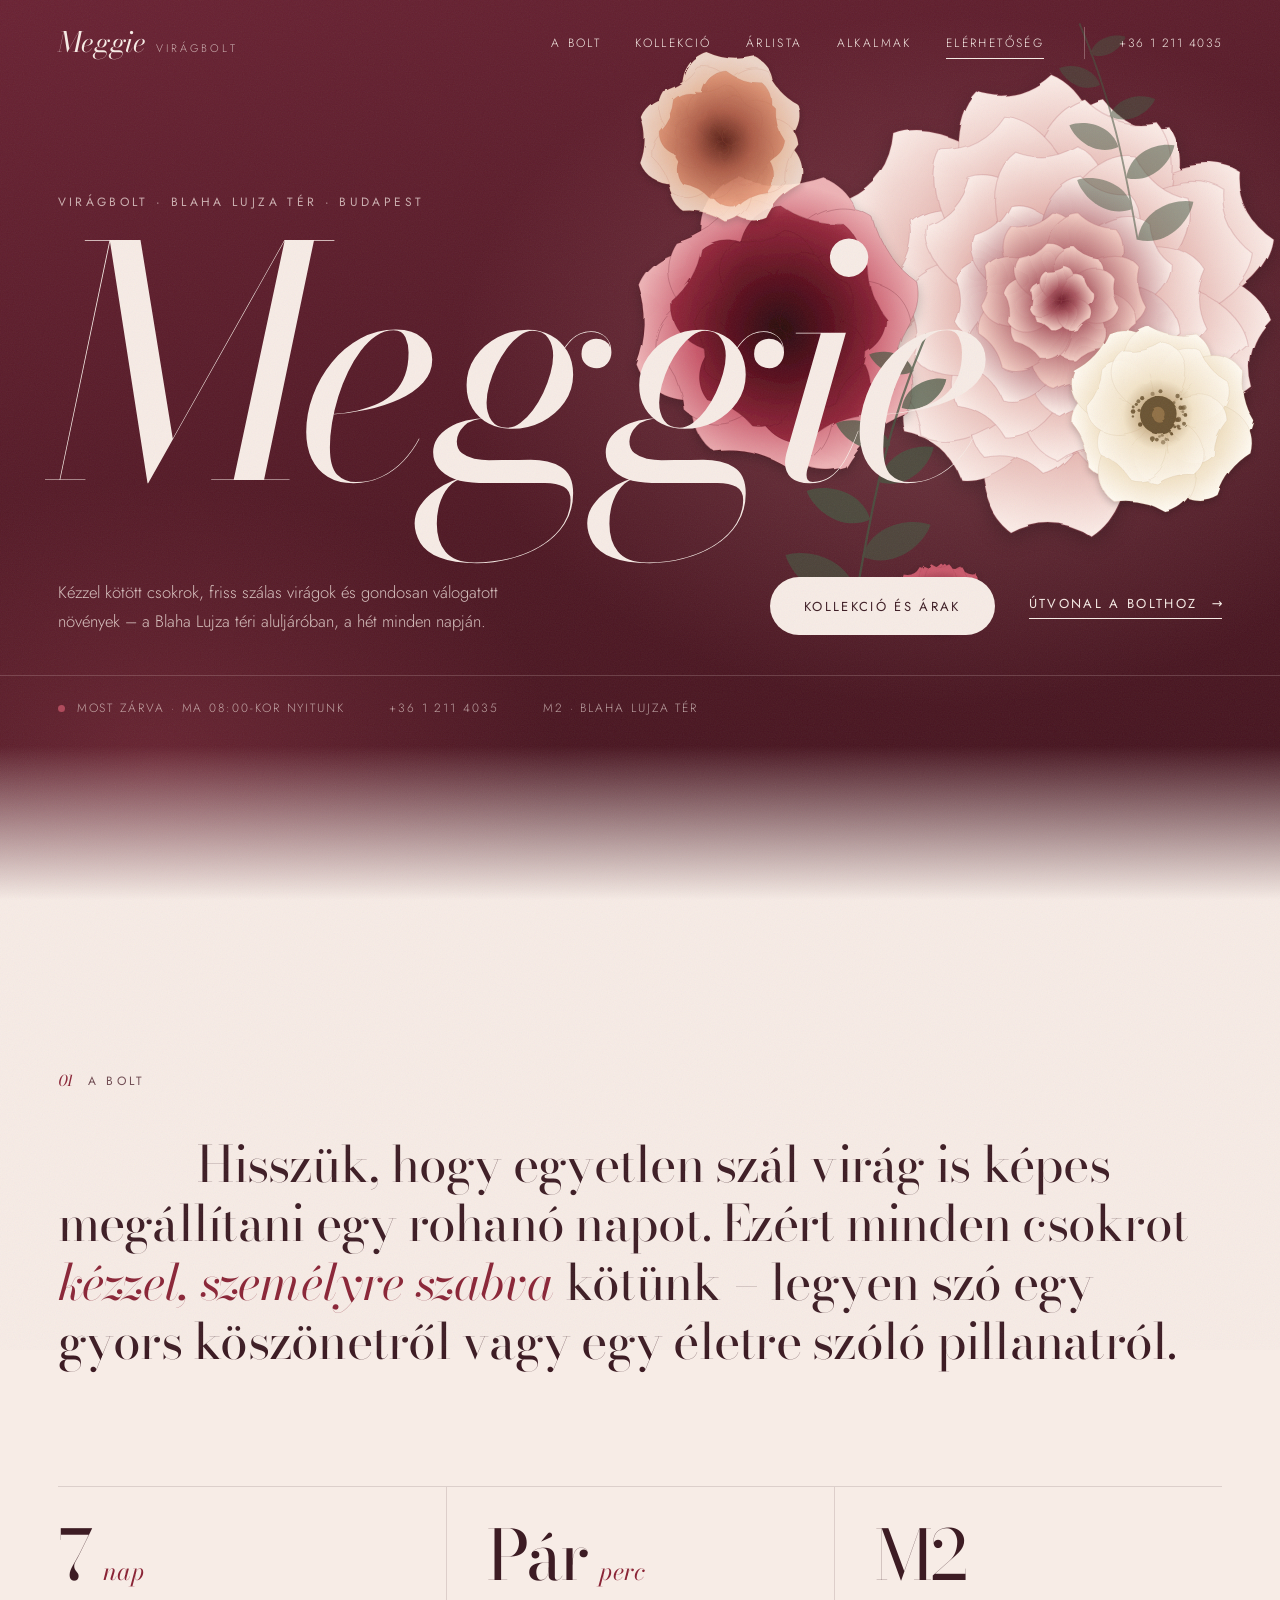
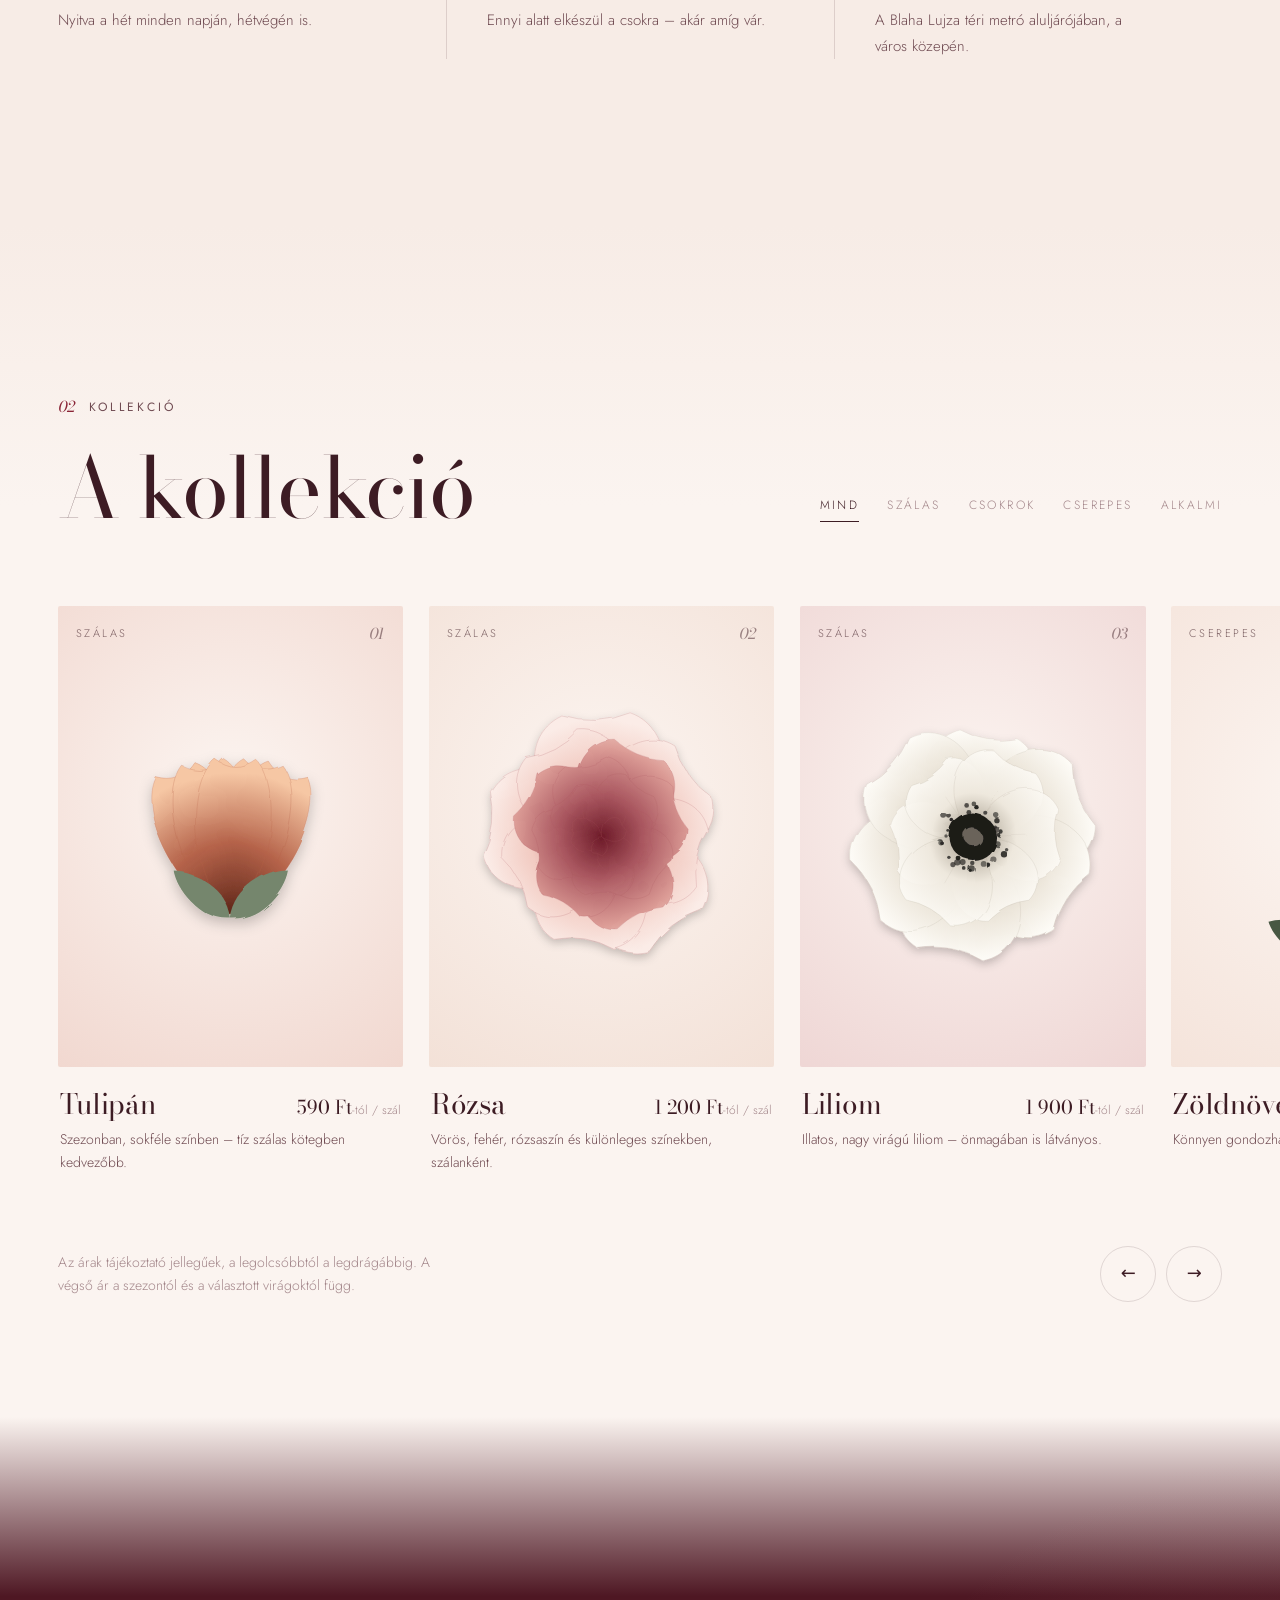
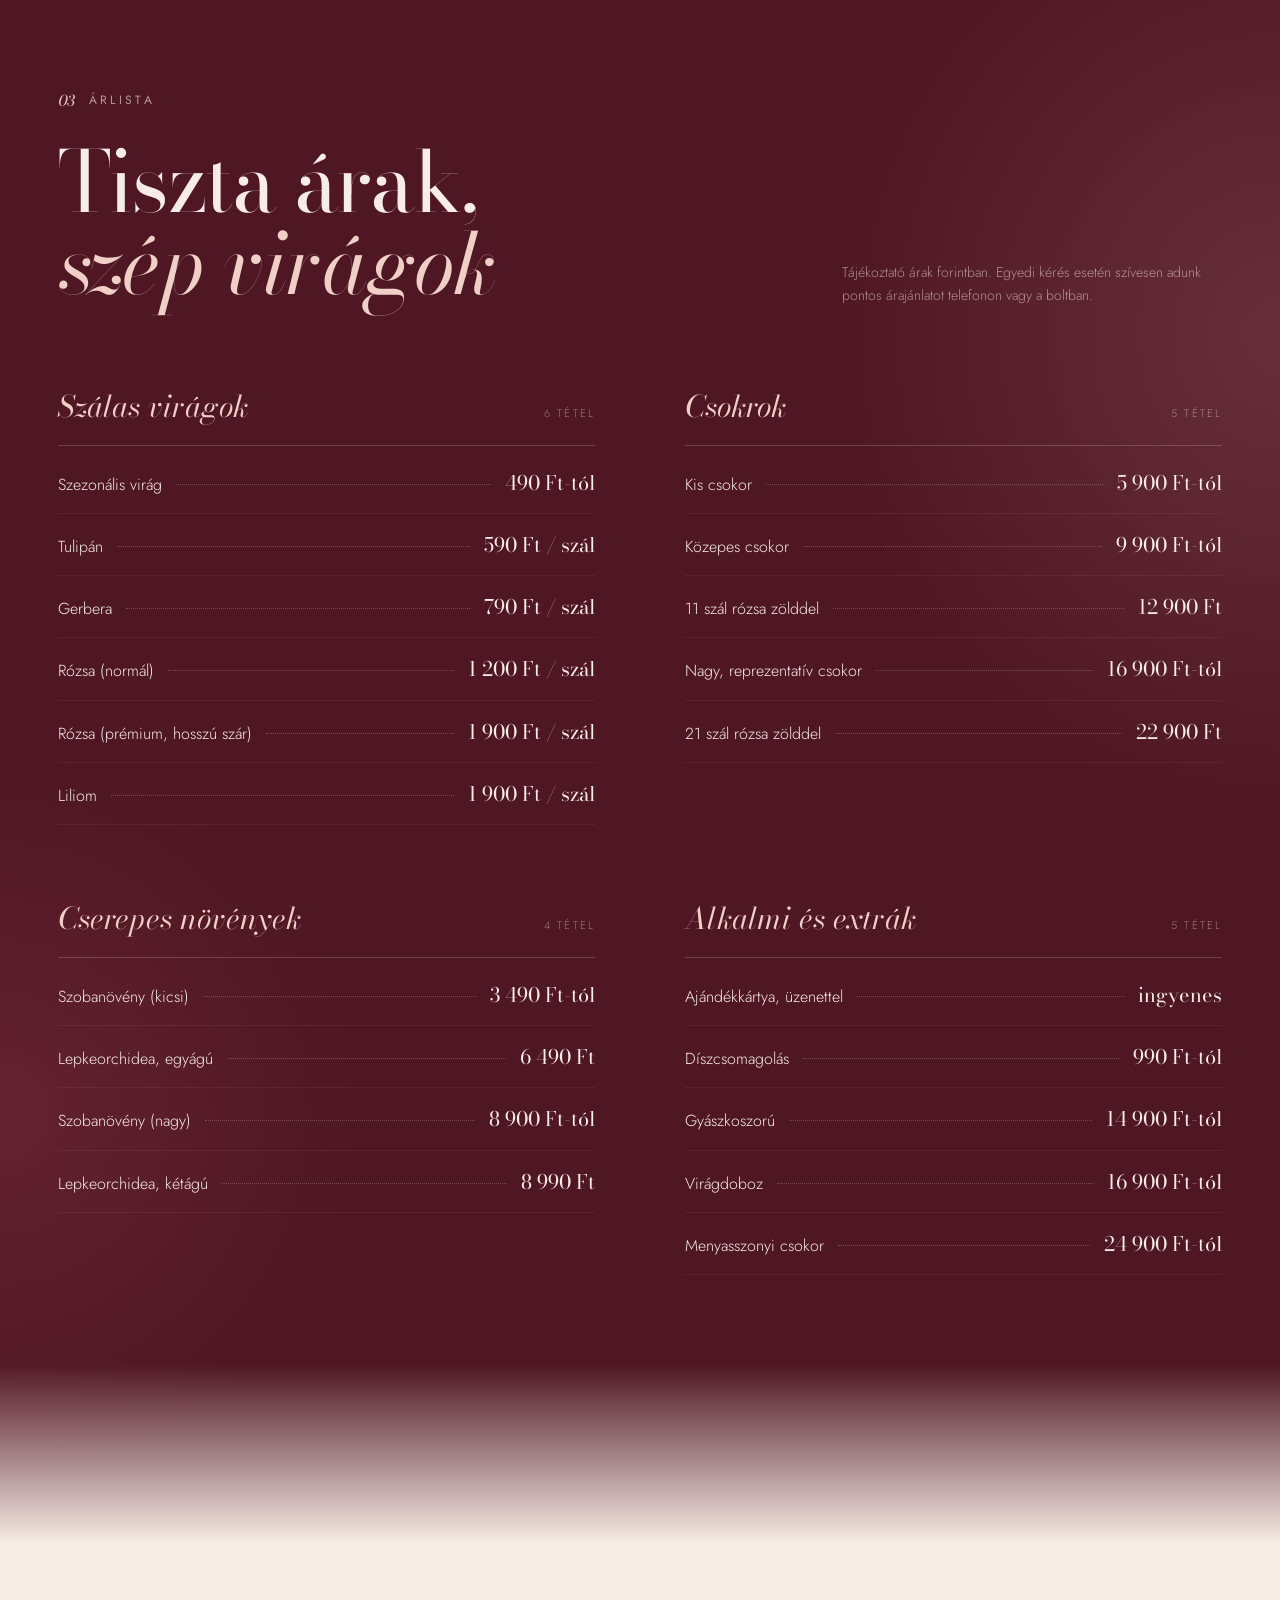
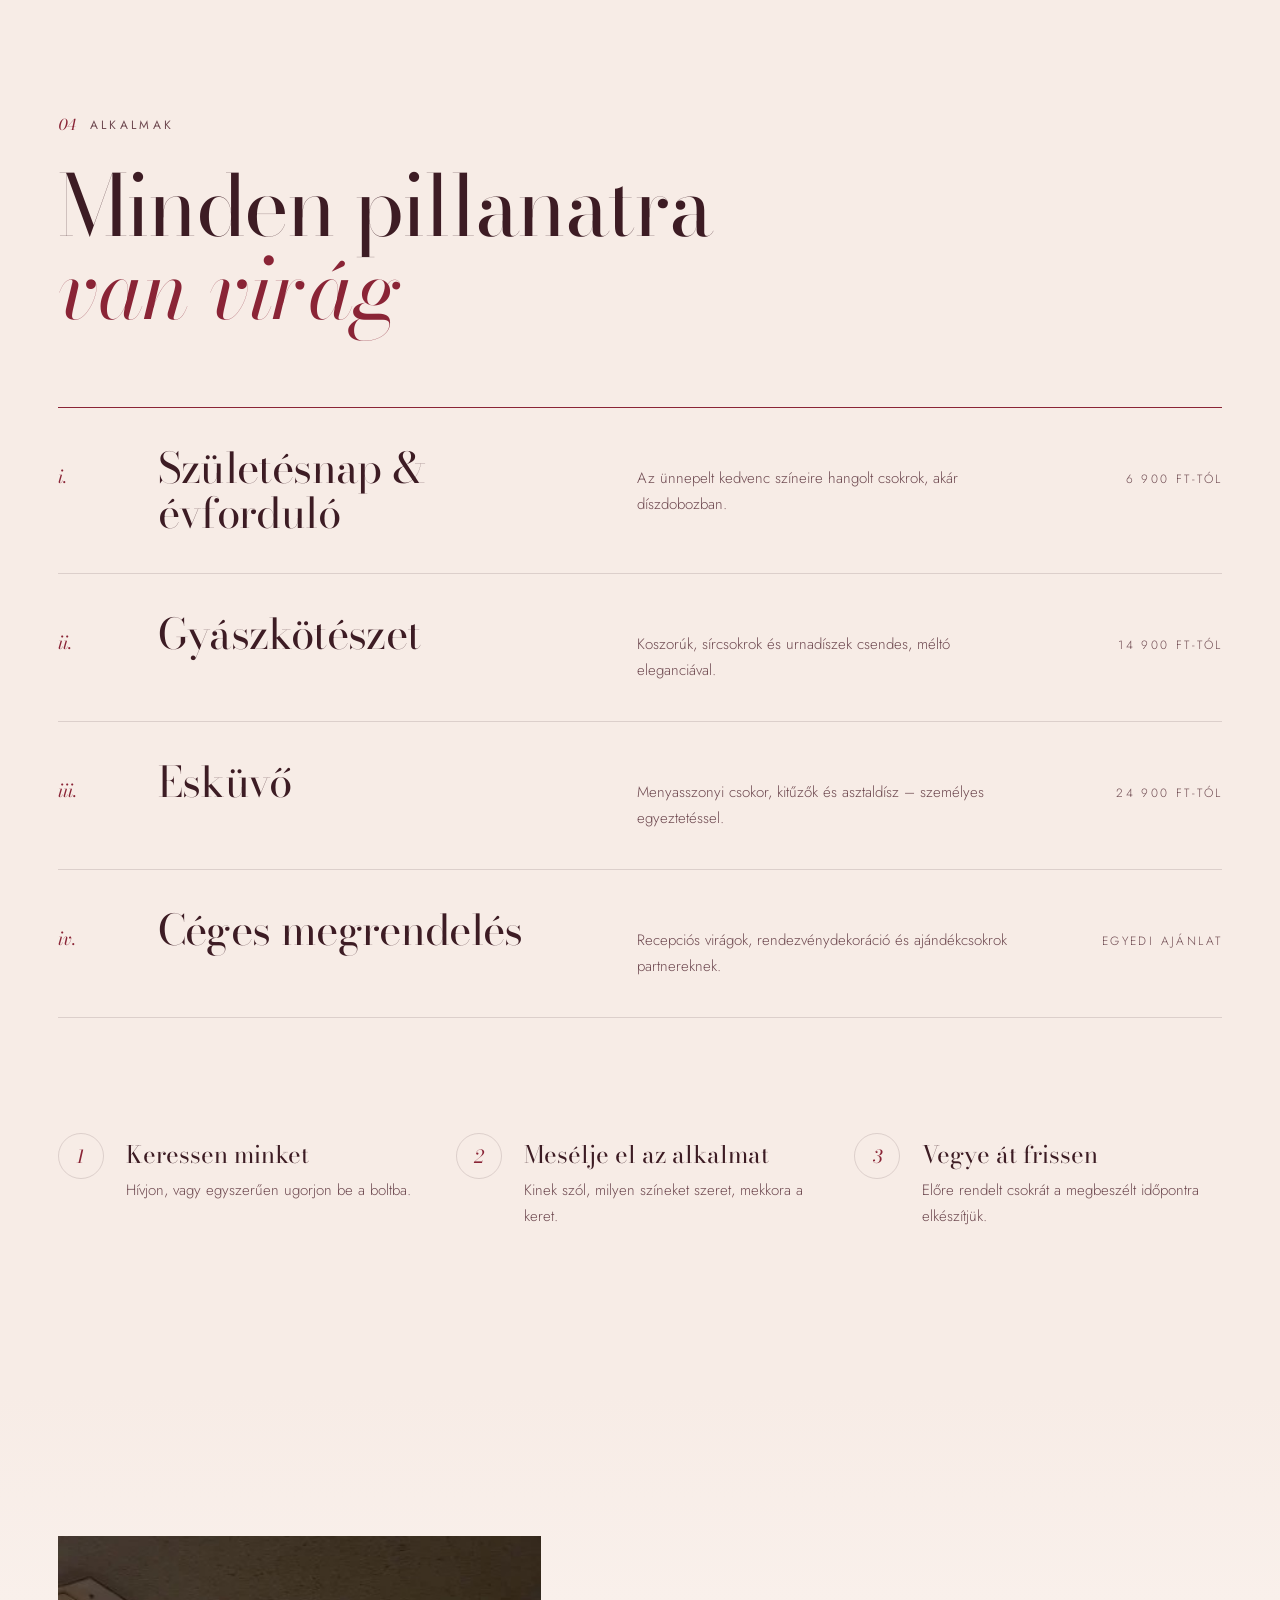
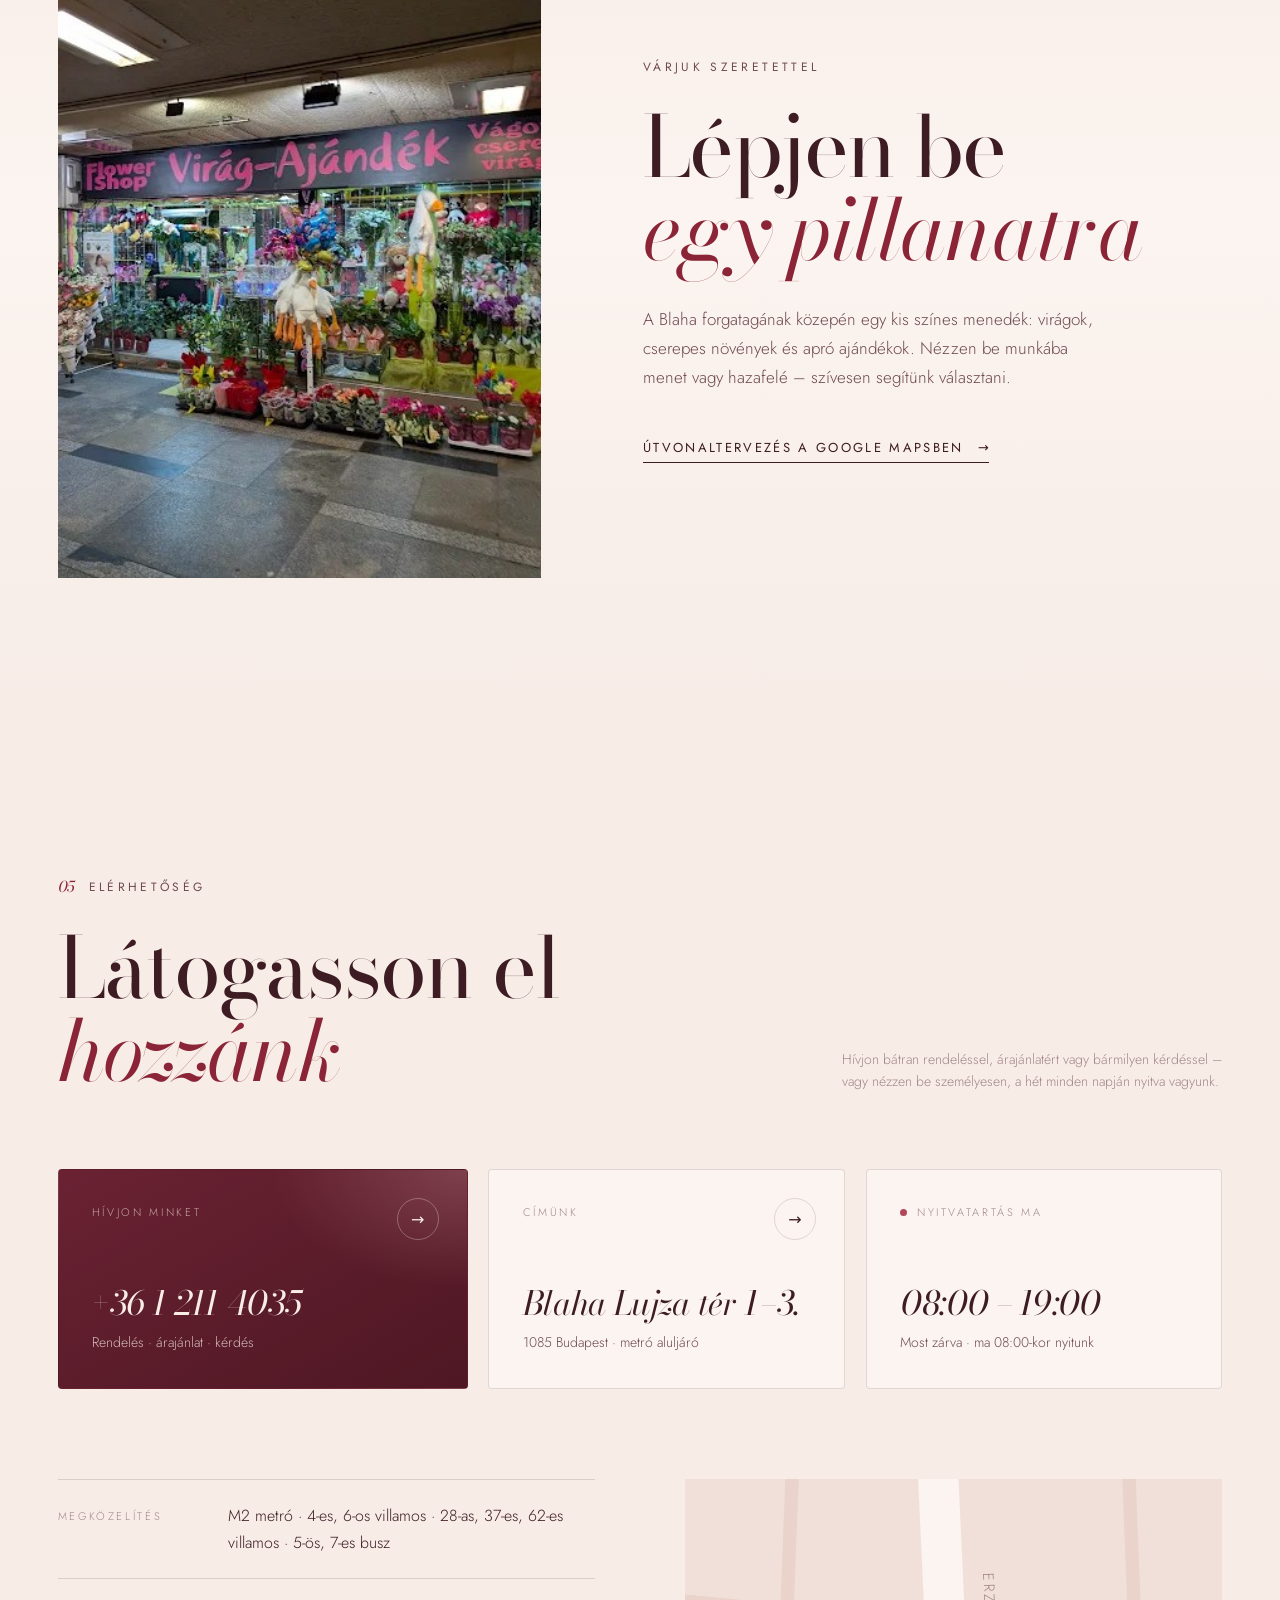
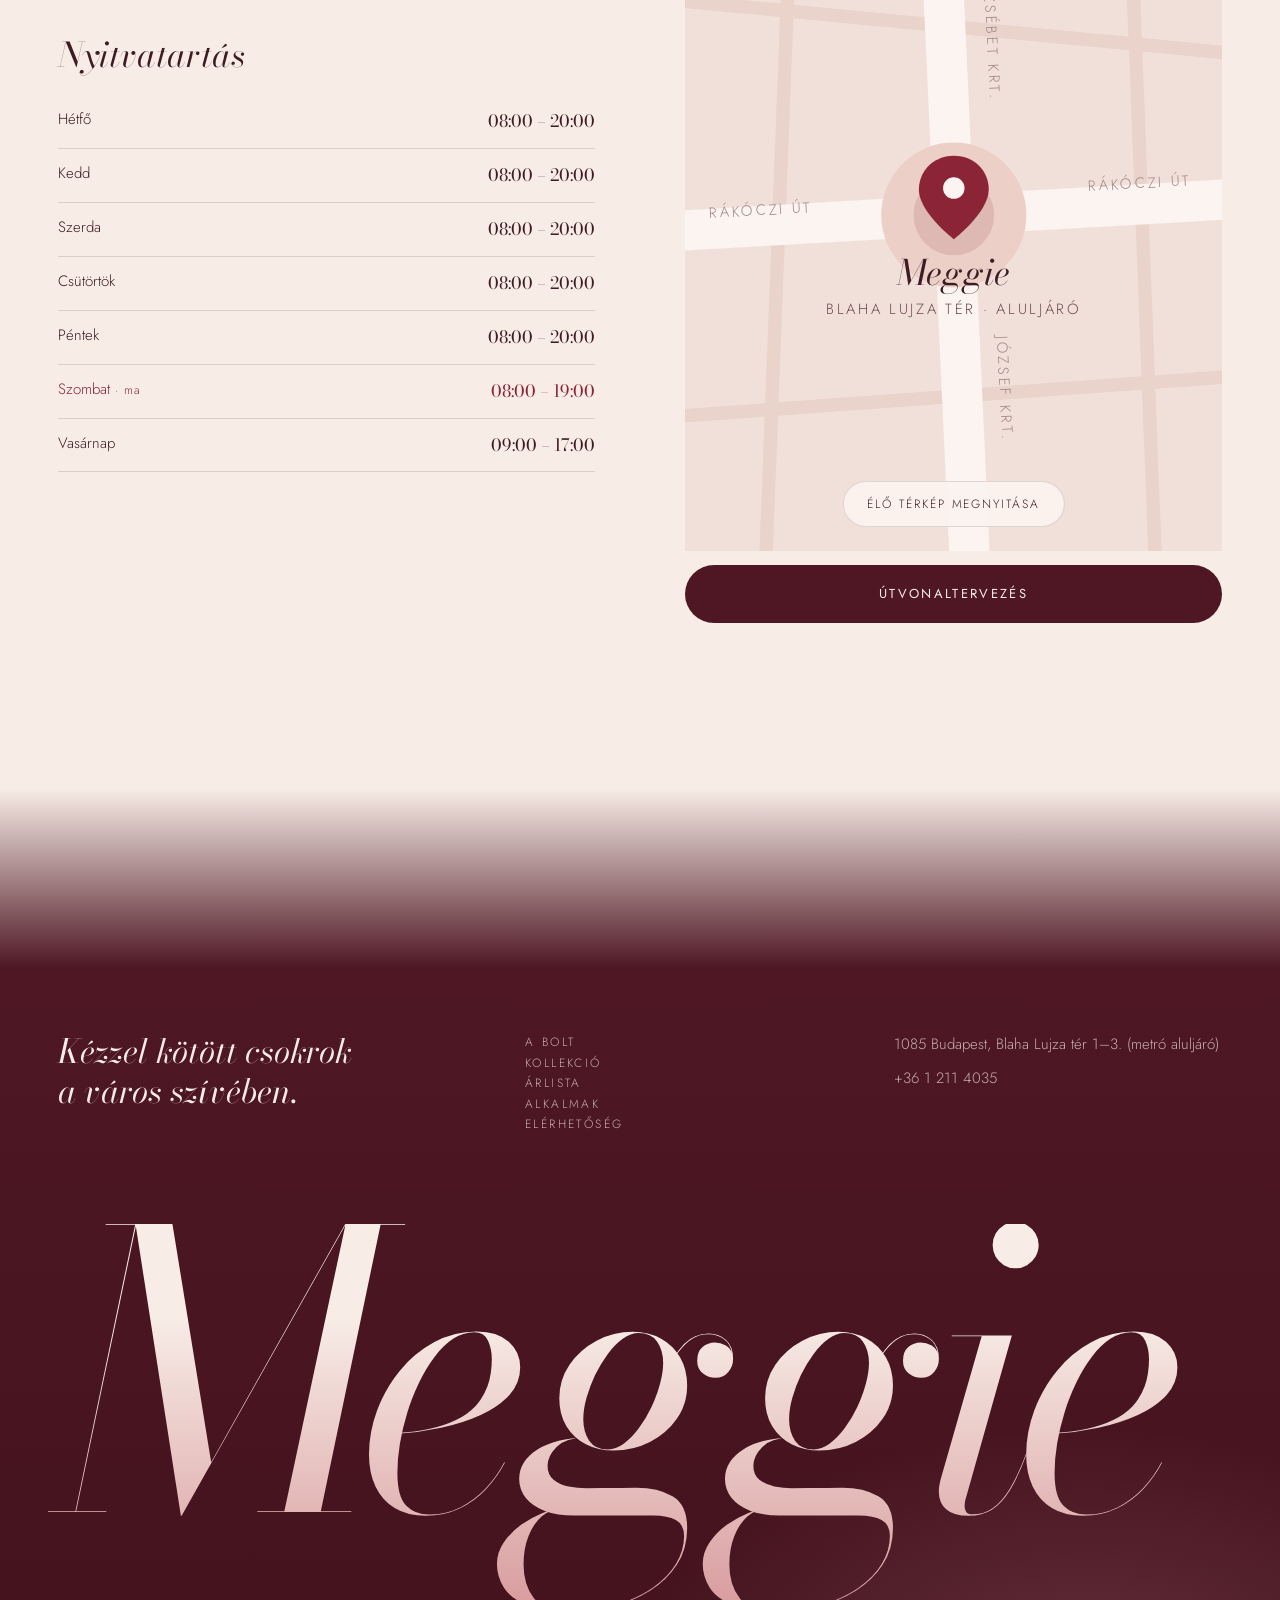
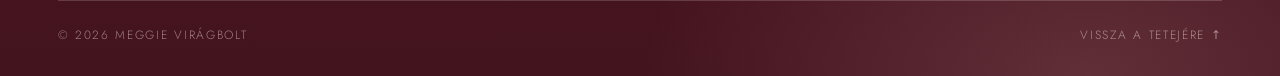
<file: index.html>
<!doctype html>
<html lang="hu" class="no-js">
<head>
  <meta charset="utf-8">
  <meta name="viewport" content="width=device-width, initial-scale=1, viewport-fit=cover">
  <title>Meggie Virágbolt · Blaha Lujza tér, Budapest</title>
  <meta name="description" content="Meggie Virágbolt a Blaha Lujza téri metró aluljáróban. Kézzel kötött csokrok, szálas virágok, cserepes növények, esküvői és gyászkötészet – a hét minden napján nyitva.">
  <meta name="theme-color" content="#4e1723">
  <meta property="og:title" content="Meggie Virágbolt · Blaha Lujza tér">
  <meta property="og:description" content="Kézzel kötött csokrok a város szívében, a Blaha Lujza téri aluljáróban.">
  <meta property="og:type" content="website">
  <meta property="og:locale" content="hu_HU">
  <!-- Élesítéskor: <meta property="og:image" content="https://SAJAT-DOMAIN/assets/bolt.jpg"> (teljes URL kell) -->
  <link rel="icon" href="assets/favicon.svg" type="image/svg+xml">
  <link rel="apple-touch-icon" href="assets/apple-touch-icon.png">
  <link rel="preconnect" href="https://fonts.googleapis.com">
  <link rel="preconnect" href="https://fonts.gstatic.com" crossorigin>
  <link href="https://fonts.googleapis.com/css2?family=Bodoni+Moda:ital,opsz,wght@0,6..96,400;0,6..96,500;1,6..96,400;1,6..96,500&family=Jost:wght@300;400;500&display=swap" rel="stylesheet">
  <link rel="stylesheet" href="styles.css">

  <script type="application/ld+json">
  {
    "@context": "https://schema.org",
    "@type": "Florist",
    "name": "Meggie Virágbolt",
    "description": "Virágbolt a Blaha Lujza téri metró aluljáróban: csokrok, szálas virágok, cserepes növények, esküvői és gyászkötészet.",
    "image": "assets/bolt.jpg",
    "telephone": "+36 1 211 4035",
    "address": {
      "@type": "PostalAddress",
      "streetAddress": "Blaha Lujza tér 1-3. (metró aluljáró)",
      "addressLocality": "Budapest",
      "postalCode": "1085",
      "addressCountry": "HU"
    },
    "openingHoursSpecification": [
      { "@type": "OpeningHoursSpecification", "dayOfWeek": ["Monday","Tuesday","Wednesday","Thursday","Friday"], "opens": "08:00", "closes": "20:00" },
      { "@type": "OpeningHoursSpecification", "dayOfWeek": "Saturday", "opens": "08:00", "closes": "19:00" },
      { "@type": "OpeningHoursSpecification", "dayOfWeek": "Sunday", "opens": "09:00", "closes": "17:00" }
    ],
    "priceRange": "490 Ft – 24 900 Ft",
    "currenciesAccepted": "HUF"
  }
  </script>
</head>
<body>

<a class="skip" href="#kollekcio">Ugrás a kollekcióhoz</a>
<div class="grain" aria-hidden="true"></div>

<!-- ============ FEJLÉC ============ -->
<header class="nav">
  <div class="nav__inner">
    <a class="brand" href="#top" aria-label="Meggie Virágbolt – vissza a tetejére">
      <span class="brand__name">Meggie</span>
      <span class="brand__sub">virágbolt</span>
    </a>
    <nav class="nav__links" aria-label="Fő navigáció">
      <a href="#bemutatkozas">A bolt</a>
      <a href="#kollekcio">Kollekció</a>
      <a href="#arlista">Árlista</a>
      <a href="#alkalmak">Alkalmak</a>
      <a href="#elerhetoseg">Elérhetőség</a>
    </nav>
    <a class="nav__phone" data-phone-link data-phone-text href="tel:+3612114035">+36 1 211 4035</a>
    <button class="nav__toggle" aria-expanded="false" aria-controls="menu" aria-label="Menü megnyitása">
      <span></span><span></span>
    </button>
  </div>
</header>

<div class="menu" id="menu" hidden>
  <nav class="menu__links" aria-label="Mobil navigáció">
    <a href="#bemutatkozas"><small>01</small>A bolt</a>
    <a href="#kollekcio"><small>02</small>Kollekció</a>
    <a href="#arlista"><small>03</small>Árlista</a>
    <a href="#alkalmak"><small>04</small>Alkalmak</a>
    <a href="#elerhetoseg"><small>05</small>Elérhetőség</a>
  </nav>
  <div class="menu__foot">
    <a data-phone-link data-phone-text href="tel:+3612114035">+36 1 211 4035</a>
    <span data-open-text>Nyitva a hét minden napján</span>
  </div>
</div>

<main id="top">

  <!-- ============ HERO ============ -->
  <section class="hero" aria-labelledby="hero-title">
    <div class="hero__bouquet" aria-hidden="true">
      <div class="bloom-slot b1" data-bloom="peony"   data-palette="blush"  data-seed="11"><!--pr--><div class="bloom-wrap spin rev" style="width:100%;height:100%"><svg viewBox="-110 -110 220 220" aria-hidden="true" focusable="false"><defs><radialGradient id="b1p0" cx="0" cy="0" r="94" gradientUnits="userSpaceOnUse"><stop offset="0" stop-color="#a9565f" stop-opacity="1"/><stop offset="0.45" stop-color="#dc9c96" stop-opacity="1"/><stop offset="1" stop-color="#fbece7" stop-opacity="1"/></radialGradient><radialGradient id="b1p1" cx="0" cy="0" r="80" gradientUnits="userSpaceOnUse"><stop offset="0" stop-color="#a9565f" stop-opacity="1"/><stop offset="0.45" stop-color="#dc9c96" stop-opacity="1"/><stop offset="1" stop-color="#fbece7" stop-opacity="1"/></radialGradient><radialGradient id="b1p2" cx="0" cy="0" r="65" gradientUnits="userSpaceOnUse"><stop offset="0" stop-color="#a9565f" stop-opacity="1"/><stop offset="0.45" stop-color="#dc9c96" stop-opacity="1"/><stop offset="1" stop-color="#fbece7" stop-opacity="1"/></radialGradient><radialGradient id="b1p3" cx="0" cy="0" r="50" gradientUnits="userSpaceOnUse"><stop offset="0" stop-color="#a9565f" stop-opacity="1"/><stop offset="0.45" stop-color="#a9565f" stop-opacity="1"/><stop offset="1" stop-color="#fbece7" stop-opacity="1"/></radialGradient><radialGradient id="b1p4" cx="0" cy="0" r="36" gradientUnits="userSpaceOnUse"><stop offset="0" stop-color="#6d1a28" stop-opacity="1"/><stop offset="0.45" stop-color="#a9565f" stop-opacity="1"/><stop offset="1" stop-color="#f2cbc2" stop-opacity="1"/></radialGradient><radialGradient id="b1p5" cx="0" cy="0" r="24" gradientUnits="userSpaceOnUse"><stop offset="0" stop-color="#6d1a28" stop-opacity="1"/><stop offset="0.45" stop-color="#a9565f" stop-opacity="1"/><stop offset="1" stop-color="#f2cbc2" stop-opacity="1"/></radialGradient><radialGradient id="b1p6" cx="0" cy="0" r="14" gradientUnits="userSpaceOnUse"><stop offset="0" stop-color="#6d1a28" stop-opacity="1"/><stop offset="0.45" stop-color="#a9565f" stop-opacity="1"/><stop offset="1" stop-color="#f2cbc2" stop-opacity="1"/></radialGradient><filter id="b1f" x="-20%" y="-20%" width="140%" height="140%"><feTurbulence type="fractalNoise" baseFrequency=".035" numOctaves="2" seed="11"/><feDisplacementMap in="SourceGraphic" scale="5"/><feDropShadow dx="0" dy="3" stdDeviation="4" flood-color="#000" flood-opacity=".22"/></filter></defs><g><g filter="url(#b1f)"><g transform="rotate(139.2) scale(0.94)"><path d="M0 0 C36.0 -23.5 37.8 -79.9 16.2 -94.0 Q0 -84.6 -16.2 -94.0 C-37.8 -79.9 -36.0 -23.5 0 0Z" fill="url(#b1p0)" stroke="#a9565f" stroke-opacity=".22" stroke-width=".5"/><path d="M0 -4 L0 -58.3" stroke="#a9565f" stroke-opacity=".12" stroke-width=".6"/></g><g transform="rotate(182.6) scale(1.07)"><path d="M0 0 C36.0 -23.5 37.8 -79.9 16.2 -94.0 Q0 -84.6 -16.2 -94.0 C-37.8 -79.9 -36.0 -23.5 0 0Z" fill="url(#b1p0)" stroke="#a9565f" stroke-opacity=".22" stroke-width=".5"/><path d="M0 -4 L0 -58.3" stroke="#a9565f" stroke-opacity=".12" stroke-width=".6"/></g><g transform="rotate(219.9) scale(0.92)"><path d="M0 0 C36.0 -23.5 37.8 -79.9 16.2 -94.0 Q0 -84.6 -16.2 -94.0 C-37.8 -79.9 -36.0 -23.5 0 0Z" fill="url(#b1p0)" stroke="#a9565f" stroke-opacity=".22" stroke-width=".5"/><path d="M0 -4 L0 -58.3" stroke="#a9565f" stroke-opacity=".12" stroke-width=".6"/></g><g transform="rotate(260.1) scale(1.06)"><path d="M0 0 C36.0 -23.5 37.8 -79.9 16.2 -94.0 Q0 -84.6 -16.2 -94.0 C-37.8 -79.9 -36.0 -23.5 0 0Z" fill="url(#b1p0)" stroke="#a9565f" stroke-opacity=".22" stroke-width=".5"/><path d="M0 -4 L0 -58.3" stroke="#a9565f" stroke-opacity=".12" stroke-width=".6"/></g><g transform="rotate(305.1) scale(1.06)"><path d="M0 0 C36.0 -23.5 37.8 -79.9 16.2 -94.0 Q0 -84.6 -16.2 -94.0 C-37.8 -79.9 -36.0 -23.5 0 0Z" fill="url(#b1p0)" stroke="#a9565f" stroke-opacity=".22" stroke-width=".5"/><path d="M0 -4 L0 -58.3" stroke="#a9565f" stroke-opacity=".12" stroke-width=".6"/></g><g transform="rotate(347.5) scale(1.02)"><path d="M0 0 C36.0 -23.5 37.8 -79.9 16.2 -94.0 Q0 -84.6 -16.2 -94.0 C-37.8 -79.9 -36.0 -23.5 0 0Z" fill="url(#b1p0)" stroke="#a9565f" stroke-opacity=".22" stroke-width=".5"/><path d="M0 -4 L0 -58.3" stroke="#a9565f" stroke-opacity=".12" stroke-width=".6"/></g><g transform="rotate(381.9) scale(0.92)"><path d="M0 0 C36.0 -23.5 37.8 -79.9 16.2 -94.0 Q0 -84.6 -16.2 -94.0 C-37.8 -79.9 -36.0 -23.5 0 0Z" fill="url(#b1p0)" stroke="#a9565f" stroke-opacity=".22" stroke-width=".5"/><path d="M0 -4 L0 -58.3" stroke="#a9565f" stroke-opacity=".12" stroke-width=".6"/></g><g transform="rotate(423.8) scale(0.99)"><path d="M0 0 C36.0 -23.5 37.8 -79.9 16.2 -94.0 Q0 -84.6 -16.2 -94.0 C-37.8 -79.9 -36.0 -23.5 0 0Z" fill="url(#b1p0)" stroke="#a9565f" stroke-opacity=".22" stroke-width=".5"/><path d="M0 -4 L0 -58.3" stroke="#a9565f" stroke-opacity=".12" stroke-width=".6"/></g><g transform="rotate(464.7) scale(0.94)"><path d="M0 0 C36.0 -23.5 37.8 -79.9 16.2 -94.0 Q0 -84.6 -16.2 -94.0 C-37.8 -79.9 -36.0 -23.5 0 0Z" fill="url(#b1p0)" stroke="#a9565f" stroke-opacity=".22" stroke-width=".5"/><path d="M0 -4 L0 -58.3" stroke="#a9565f" stroke-opacity=".12" stroke-width=".6"/></g><g transform="rotate(17.0) scale(1.07)"><path d="M0 0 C33.0 -20.0 34.6 -68.0 14.8 -80.0 Q0 -72.0 -14.8 -80.0 C-34.6 -68.0 -33.0 -20.0 0 0Z" fill="url(#b1p1)" stroke="#a9565f" stroke-opacity=".22" stroke-width=".5"/><path d="M0 -4 L0 -49.6" stroke="#a9565f" stroke-opacity=".12" stroke-width=".6"/></g><g transform="rotate(65.8) scale(1.04)"><path d="M0 0 C33.0 -20.0 34.6 -68.0 14.8 -80.0 Q0 -72.0 -14.8 -80.0 C-34.6 -68.0 -33.0 -20.0 0 0Z" fill="url(#b1p1)" stroke="#a9565f" stroke-opacity=".22" stroke-width=".5"/><path d="M0 -4 L0 -49.6" stroke="#a9565f" stroke-opacity=".12" stroke-width=".6"/></g><g transform="rotate(113.7) scale(1.00)"><path d="M0 0 C33.0 -20.0 34.6 -68.0 14.8 -80.0 Q0 -72.0 -14.8 -80.0 C-34.6 -68.0 -33.0 -20.0 0 0Z" fill="url(#b1p1)" stroke="#a9565f" stroke-opacity=".22" stroke-width=".5"/><path d="M0 -4 L0 -49.6" stroke="#a9565f" stroke-opacity=".12" stroke-width=".6"/></g><g transform="rotate(149.8) scale(1.00)"><path d="M0 0 C33.0 -20.0 34.6 -68.0 14.8 -80.0 Q0 -72.0 -14.8 -80.0 C-34.6 -68.0 -33.0 -20.0 0 0Z" fill="url(#b1p1)" stroke="#a9565f" stroke-opacity=".22" stroke-width=".5"/><path d="M0 -4 L0 -49.6" stroke="#a9565f" stroke-opacity=".12" stroke-width=".6"/></g><g transform="rotate(196.4) scale(0.92)"><path d="M0 0 C33.0 -20.0 34.6 -68.0 14.8 -80.0 Q0 -72.0 -14.8 -80.0 C-34.6 -68.0 -33.0 -20.0 0 0Z" fill="url(#b1p1)" stroke="#a9565f" stroke-opacity=".22" stroke-width=".5"/><path d="M0 -4 L0 -49.6" stroke="#a9565f" stroke-opacity=".12" stroke-width=".6"/></g><g transform="rotate(236.4) scale(1.03)"><path d="M0 0 C33.0 -20.0 34.6 -68.0 14.8 -80.0 Q0 -72.0 -14.8 -80.0 C-34.6 -68.0 -33.0 -20.0 0 0Z" fill="url(#b1p1)" stroke="#a9565f" stroke-opacity=".22" stroke-width=".5"/><path d="M0 -4 L0 -49.6" stroke="#a9565f" stroke-opacity=".12" stroke-width=".6"/></g><g transform="rotate(287.7) scale(0.91)"><path d="M0 0 C33.0 -20.0 34.6 -68.0 14.8 -80.0 Q0 -72.0 -14.8 -80.0 C-34.6 -68.0 -33.0 -20.0 0 0Z" fill="url(#b1p1)" stroke="#a9565f" stroke-opacity=".22" stroke-width=".5"/><path d="M0 -4 L0 -49.6" stroke="#a9565f" stroke-opacity=".12" stroke-width=".6"/></g><g transform="rotate(331.8) scale(1.03)"><path d="M0 0 C33.0 -20.0 34.6 -68.0 14.8 -80.0 Q0 -72.0 -14.8 -80.0 C-34.6 -68.0 -33.0 -20.0 0 0Z" fill="url(#b1p1)" stroke="#a9565f" stroke-opacity=".22" stroke-width=".5"/><path d="M0 -4 L0 -49.6" stroke="#a9565f" stroke-opacity=".12" stroke-width=".6"/></g><g transform="rotate(170.2) scale(1.04)"><path d="M0 0 C29.0 -16.3 30.5 -55.3 13.1 -65.0 Q0 -58.5 -13.1 -65.0 C-30.5 -55.3 -29.0 -16.3 0 0Z" fill="url(#b1p2)" stroke="#a9565f" stroke-opacity=".22" stroke-width=".5"/><path d="M0 -4 L0 -40.3" stroke="#a9565f" stroke-opacity=".12" stroke-width=".6"/></g><g transform="rotate(213.9) scale(0.96)"><path d="M0 0 C29.0 -16.3 30.5 -55.3 13.1 -65.0 Q0 -58.5 -13.1 -65.0 C-30.5 -55.3 -29.0 -16.3 0 0Z" fill="url(#b1p2)" stroke="#a9565f" stroke-opacity=".22" stroke-width=".5"/><path d="M0 -4 L0 -40.3" stroke="#a9565f" stroke-opacity=".12" stroke-width=".6"/></g><g transform="rotate(260.3) scale(1.03)"><path d="M0 0 C29.0 -16.3 30.5 -55.3 13.1 -65.0 Q0 -58.5 -13.1 -65.0 C-30.5 -55.3 -29.0 -16.3 0 0Z" fill="url(#b1p2)" stroke="#a9565f" stroke-opacity=".22" stroke-width=".5"/><path d="M0 -4 L0 -40.3" stroke="#a9565f" stroke-opacity=".12" stroke-width=".6"/></g><g transform="rotate(311.2) scale(1.01)"><path d="M0 0 C29.0 -16.3 30.5 -55.3 13.1 -65.0 Q0 -58.5 -13.1 -65.0 C-30.5 -55.3 -29.0 -16.3 0 0Z" fill="url(#b1p2)" stroke="#a9565f" stroke-opacity=".22" stroke-width=".5"/><path d="M0 -4 L0 -40.3" stroke="#a9565f" stroke-opacity=".12" stroke-width=".6"/></g><g transform="rotate(354.1) scale(1.01)"><path d="M0 0 C29.0 -16.3 30.5 -55.3 13.1 -65.0 Q0 -58.5 -13.1 -65.0 C-30.5 -55.3 -29.0 -16.3 0 0Z" fill="url(#b1p2)" stroke="#a9565f" stroke-opacity=".22" stroke-width=".5"/><path d="M0 -4 L0 -40.3" stroke="#a9565f" stroke-opacity=".12" stroke-width=".6"/></g><g transform="rotate(397.9) scale(1.05)"><path d="M0 0 C29.0 -16.3 30.5 -55.3 13.1 -65.0 Q0 -58.5 -13.1 -65.0 C-30.5 -55.3 -29.0 -16.3 0 0Z" fill="url(#b1p2)" stroke="#a9565f" stroke-opacity=".22" stroke-width=".5"/><path d="M0 -4 L0 -40.3" stroke="#a9565f" stroke-opacity=".12" stroke-width=".6"/></g><g transform="rotate(449.2) scale(0.95)"><path d="M0 0 C29.0 -16.3 30.5 -55.3 13.1 -65.0 Q0 -58.5 -13.1 -65.0 C-30.5 -55.3 -29.0 -16.3 0 0Z" fill="url(#b1p2)" stroke="#a9565f" stroke-opacity=".22" stroke-width=".5"/><path d="M0 -4 L0 -40.3" stroke="#a9565f" stroke-opacity=".12" stroke-width=".6"/></g><g transform="rotate(490.7) scale(0.91)"><path d="M0 0 C29.0 -16.3 30.5 -55.3 13.1 -65.0 Q0 -58.5 -13.1 -65.0 C-30.5 -55.3 -29.0 -16.3 0 0Z" fill="url(#b1p2)" stroke="#a9565f" stroke-opacity=".22" stroke-width=".5"/><path d="M0 -4 L0 -40.3" stroke="#a9565f" stroke-opacity=".12" stroke-width=".6"/></g><g transform="rotate(269.4) scale(0.90)"><path d="M0 0 C24.0 -12.5 25.2 -42.5 10.8 -50.0 Q0 -45.0 -10.8 -50.0 C-25.2 -42.5 -24.0 -12.5 0 0Z" fill="url(#b1p3)" stroke="#a9565f" stroke-opacity=".22" stroke-width=".5"/><path d="M0 -4 L0 -31.0" stroke="#a9565f" stroke-opacity=".12" stroke-width=".6"/></g><g transform="rotate(319.3) scale(0.92)"><path d="M0 0 C24.0 -12.5 25.2 -42.5 10.8 -50.0 Q0 -45.0 -10.8 -50.0 C-25.2 -42.5 -24.0 -12.5 0 0Z" fill="url(#b1p3)" stroke="#a9565f" stroke-opacity=".22" stroke-width=".5"/><path d="M0 -4 L0 -31.0" stroke="#a9565f" stroke-opacity=".12" stroke-width=".6"/></g><g transform="rotate(380.6) scale(1.06)"><path d="M0 0 C24.0 -12.5 25.2 -42.5 10.8 -50.0 Q0 -45.0 -10.8 -50.0 C-25.2 -42.5 -24.0 -12.5 0 0Z" fill="url(#b1p3)" stroke="#a9565f" stroke-opacity=".22" stroke-width=".5"/><path d="M0 -4 L0 -31.0" stroke="#a9565f" stroke-opacity=".12" stroke-width=".6"/></g><g transform="rotate(420.3) scale(0.98)"><path d="M0 0 C24.0 -12.5 25.2 -42.5 10.8 -50.0 Q0 -45.0 -10.8 -50.0 C-25.2 -42.5 -24.0 -12.5 0 0Z" fill="url(#b1p3)" stroke="#a9565f" stroke-opacity=".22" stroke-width=".5"/><path d="M0 -4 L0 -31.0" stroke="#a9565f" stroke-opacity=".12" stroke-width=".6"/></g><g transform="rotate(477.6) scale(1.03)"><path d="M0 0 C24.0 -12.5 25.2 -42.5 10.8 -50.0 Q0 -45.0 -10.8 -50.0 C-25.2 -42.5 -24.0 -12.5 0 0Z" fill="url(#b1p3)" stroke="#a9565f" stroke-opacity=".22" stroke-width=".5"/><path d="M0 -4 L0 -31.0" stroke="#a9565f" stroke-opacity=".12" stroke-width=".6"/></g><g transform="rotate(529.5) scale(0.96)"><path d="M0 0 C24.0 -12.5 25.2 -42.5 10.8 -50.0 Q0 -45.0 -10.8 -50.0 C-25.2 -42.5 -24.0 -12.5 0 0Z" fill="url(#b1p3)" stroke="#a9565f" stroke-opacity=".22" stroke-width=".5"/><path d="M0 -4 L0 -31.0" stroke="#a9565f" stroke-opacity=".12" stroke-width=".6"/></g><g transform="rotate(583.1) scale(0.97)"><path d="M0 0 C24.0 -12.5 25.2 -42.5 10.8 -50.0 Q0 -45.0 -10.8 -50.0 C-25.2 -42.5 -24.0 -12.5 0 0Z" fill="url(#b1p3)" stroke="#a9565f" stroke-opacity=".22" stroke-width=".5"/><path d="M0 -4 L0 -31.0" stroke="#a9565f" stroke-opacity=".12" stroke-width=".6"/></g><g transform="rotate(339.4) scale(1.05)"><path d="M0 0 C19.0 -9.0 19.9 -30.6 8.6 -36.0 Q0 -32.4 -8.6 -36.0 C-19.9 -30.6 -19.0 -9.0 0 0Z" fill="url(#b1p4)" stroke="#a9565f" stroke-opacity=".22" stroke-width=".5"/><path d="M0 -4 L0 -22.3" stroke="#a9565f" stroke-opacity=".12" stroke-width=".6"/></g><g transform="rotate(383.7) scale(1.04)"><path d="M0 0 C19.0 -9.0 19.9 -30.6 8.6 -36.0 Q0 -32.4 -8.6 -36.0 C-19.9 -30.6 -19.0 -9.0 0 0Z" fill="url(#b1p4)" stroke="#a9565f" stroke-opacity=".22" stroke-width=".5"/><path d="M0 -4 L0 -22.3" stroke="#a9565f" stroke-opacity=".12" stroke-width=".6"/></g><g transform="rotate(441.4) scale(0.99)"><path d="M0 0 C19.0 -9.0 19.9 -30.6 8.6 -36.0 Q0 -32.4 -8.6 -36.0 C-19.9 -30.6 -19.0 -9.0 0 0Z" fill="url(#b1p4)" stroke="#a9565f" stroke-opacity=".22" stroke-width=".5"/><path d="M0 -4 L0 -22.3" stroke="#a9565f" stroke-opacity=".12" stroke-width=".6"/></g><g transform="rotate(480.8) scale(0.91)"><path d="M0 0 C19.0 -9.0 19.9 -30.6 8.6 -36.0 Q0 -32.4 -8.6 -36.0 C-19.9 -30.6 -19.0 -9.0 0 0Z" fill="url(#b1p4)" stroke="#a9565f" stroke-opacity=".22" stroke-width=".5"/><path d="M0 -4 L0 -22.3" stroke="#a9565f" stroke-opacity=".12" stroke-width=".6"/></g><g transform="rotate(532.4) scale(1.02)"><path d="M0 0 C19.0 -9.0 19.9 -30.6 8.6 -36.0 Q0 -32.4 -8.6 -36.0 C-19.9 -30.6 -19.0 -9.0 0 0Z" fill="url(#b1p4)" stroke="#a9565f" stroke-opacity=".22" stroke-width=".5"/><path d="M0 -4 L0 -22.3" stroke="#a9565f" stroke-opacity=".12" stroke-width=".6"/></g><g transform="rotate(595.3) scale(1.04)"><path d="M0 0 C19.0 -9.0 19.9 -30.6 8.6 -36.0 Q0 -32.4 -8.6 -36.0 C-19.9 -30.6 -19.0 -9.0 0 0Z" fill="url(#b1p4)" stroke="#a9565f" stroke-opacity=".22" stroke-width=".5"/><path d="M0 -4 L0 -22.3" stroke="#a9565f" stroke-opacity=".12" stroke-width=".6"/></g><g transform="rotate(640.0) scale(0.94)"><path d="M0 0 C19.0 -9.0 19.9 -30.6 8.6 -36.0 Q0 -32.4 -8.6 -36.0 C-19.9 -30.6 -19.0 -9.0 0 0Z" fill="url(#b1p4)" stroke="#a9565f" stroke-opacity=".22" stroke-width=".5"/><path d="M0 -4 L0 -22.3" stroke="#a9565f" stroke-opacity=".12" stroke-width=".6"/></g><g transform="rotate(154.4) scale(1.02)"><path d="M0 0 C14.0 -6.0 14.7 -20.4 6.3 -24.0 Q0 -21.6 -6.3 -24.0 C-14.7 -20.4 -14.0 -6.0 0 0Z" fill="url(#b1p5)" stroke="#a9565f" stroke-opacity=".22" stroke-width=".5"/><path d="M0 -4 L0 -14.9" stroke="#a9565f" stroke-opacity=".12" stroke-width=".6"/></g><g transform="rotate(213.7) scale(1.08)"><path d="M0 0 C14.0 -6.0 14.7 -20.4 6.3 -24.0 Q0 -21.6 -6.3 -24.0 C-14.7 -20.4 -14.0 -6.0 0 0Z" fill="url(#b1p5)" stroke="#a9565f" stroke-opacity=".22" stroke-width=".5"/><path d="M0 -4 L0 -14.9" stroke="#a9565f" stroke-opacity=".12" stroke-width=".6"/></g><g transform="rotate(262.2) scale(1.00)"><path d="M0 0 C14.0 -6.0 14.7 -20.4 6.3 -24.0 Q0 -21.6 -6.3 -24.0 C-14.7 -20.4 -14.0 -6.0 0 0Z" fill="url(#b1p5)" stroke="#a9565f" stroke-opacity=".22" stroke-width=".5"/><path d="M0 -4 L0 -14.9" stroke="#a9565f" stroke-opacity=".12" stroke-width=".6"/></g><g transform="rotate(329.8) scale(1.05)"><path d="M0 0 C14.0 -6.0 14.7 -20.4 6.3 -24.0 Q0 -21.6 -6.3 -24.0 C-14.7 -20.4 -14.0 -6.0 0 0Z" fill="url(#b1p5)" stroke="#a9565f" stroke-opacity=".22" stroke-width=".5"/><path d="M0 -4 L0 -14.9" stroke="#a9565f" stroke-opacity=".12" stroke-width=".6"/></g><g transform="rotate(387.8) scale(0.96)"><path d="M0 0 C14.0 -6.0 14.7 -20.4 6.3 -24.0 Q0 -21.6 -6.3 -24.0 C-14.7 -20.4 -14.0 -6.0 0 0Z" fill="url(#b1p5)" stroke="#a9565f" stroke-opacity=".22" stroke-width=".5"/><path d="M0 -4 L0 -14.9" stroke="#a9565f" stroke-opacity=".12" stroke-width=".6"/></g><g transform="rotate(442.1) scale(0.99)"><path d="M0 0 C14.0 -6.0 14.7 -20.4 6.3 -24.0 Q0 -21.6 -6.3 -24.0 C-14.7 -20.4 -14.0 -6.0 0 0Z" fill="url(#b1p5)" stroke="#a9565f" stroke-opacity=".22" stroke-width=".5"/><path d="M0 -4 L0 -14.9" stroke="#a9565f" stroke-opacity=".12" stroke-width=".6"/></g><g transform="rotate(211.6) scale(0.96)"><path d="M0 0 C9.0 -3.5 9.5 -11.9 4.0 -14.0 Q0 -12.6 -4.0 -14.0 C-9.5 -11.9 -9.0 -3.5 0 0Z" fill="url(#b1p6)" stroke="#a9565f" stroke-opacity=".22" stroke-width=".5"/><path d="M0 -4 L0 -8.7" stroke="#a9565f" stroke-opacity=".12" stroke-width=".6"/></g><g transform="rotate(273.2) scale(1.00)"><path d="M0 0 C9.0 -3.5 9.5 -11.9 4.0 -14.0 Q0 -12.6 -4.0 -14.0 C-9.5 -11.9 -9.0 -3.5 0 0Z" fill="url(#b1p6)" stroke="#a9565f" stroke-opacity=".22" stroke-width=".5"/><path d="M0 -4 L0 -8.7" stroke="#a9565f" stroke-opacity=".12" stroke-width=".6"/></g><g transform="rotate(346.0) scale(1.04)"><path d="M0 0 C9.0 -3.5 9.5 -11.9 4.0 -14.0 Q0 -12.6 -4.0 -14.0 C-9.5 -11.9 -9.0 -3.5 0 0Z" fill="url(#b1p6)" stroke="#a9565f" stroke-opacity=".22" stroke-width=".5"/><path d="M0 -4 L0 -8.7" stroke="#a9565f" stroke-opacity=".12" stroke-width=".6"/></g><g transform="rotate(419.3) scale(0.95)"><path d="M0 0 C9.0 -3.5 9.5 -11.9 4.0 -14.0 Q0 -12.6 -4.0 -14.0 C-9.5 -11.9 -9.0 -3.5 0 0Z" fill="url(#b1p6)" stroke="#a9565f" stroke-opacity=".22" stroke-width=".5"/><path d="M0 -4 L0 -8.7" stroke="#a9565f" stroke-opacity=".12" stroke-width=".6"/></g><g transform="rotate(497.2) scale(0.96)"><path d="M0 0 C9.0 -3.5 9.5 -11.9 4.0 -14.0 Q0 -12.6 -4.0 -14.0 C-9.5 -11.9 -9.0 -3.5 0 0Z" fill="url(#b1p6)" stroke="#a9565f" stroke-opacity=".22" stroke-width=".5"/><path d="M0 -4 L0 -8.7" stroke="#a9565f" stroke-opacity=".12" stroke-width=".6"/></g></g></g></svg></div><!--/pr--></div>
      <div class="bloom-slot b2" data-bloom="rose"    data-palette="cherry" data-seed="4"><!--pr--><div class="bloom-wrap spin" style="width:100%;height:100%"><svg viewBox="-110 -110 220 220" aria-hidden="true" focusable="false"><defs><radialGradient id="b2r" cx="0" cy="0" r="96" gradientUnits="userSpaceOnUse"><stop offset="0" stop-color="#2a070e" stop-opacity="1"/><stop offset="0.35" stop-color="#5a101e" stop-opacity="1"/><stop offset="0.75" stop-color="#93263a" stop-opacity="1"/><stop offset="1" stop-color="#c9586a" stop-opacity="1"/></radialGradient><radialGradient id="b2r2" cx="0" cy="0" r="96" gradientUnits="userSpaceOnUse"><stop offset="0" stop-color="#5a101e" stop-opacity="1"/><stop offset="0.6" stop-color="#c9586a" stop-opacity="1"/><stop offset="1" stop-color="#eeb2b5" stop-opacity="1"/></radialGradient><filter id="b2f" x="-20%" y="-20%" width="140%" height="140%"><feTurbulence type="fractalNoise" baseFrequency=".035" numOctaves="2" seed="4"/><feDisplacementMap in="SourceGraphic" scale="5"/><feDropShadow dx="0" dy="3" stdDeviation="4" flood-color="#000" flood-opacity=".22"/></filter></defs><g><g filter="url(#b2f)"><g transform="rotate(0.3)"><path d="M0 0 C62.0 -25.0 65.1 -85.0 27.9 -100.0 Q0 -90.0 -27.9 -100.0 C-65.1 -85.0 -62.0 -25.0 0 0Z" fill="url(#b2r2)" stroke="#5a101e" stroke-opacity=".28" stroke-width=".5"/></g><g transform="rotate(139.4)"><path d="M0 0 C60.3 -24.3 63.3 -82.7 27.1 -97.3 Q0 -87.5 -27.1 -97.3 C-63.3 -82.7 -60.3 -24.3 0 0Z" fill="url(#b2r2)" stroke="#5a101e" stroke-opacity=".28" stroke-width=".5"/></g><g transform="rotate(271.5)"><path d="M0 0 C58.6 -23.6 61.5 -80.3 26.4 -94.5 Q0 -85.1 -26.4 -94.5 C-61.5 -80.3 -58.6 -23.6 0 0Z" fill="url(#b2r2)" stroke="#5a101e" stroke-opacity=".28" stroke-width=".5"/></g><g transform="rotate(415.6)"><path d="M0 0 C56.9 -22.9 59.7 -78.0 25.6 -91.7 Q0 -82.6 -25.6 -91.7 C-59.7 -78.0 -56.9 -22.9 0 0Z" fill="url(#b2r2)" stroke="#5a101e" stroke-opacity=".28" stroke-width=".5"/></g><g transform="rotate(552.6)"><path d="M0 0 C55.1 -22.2 57.9 -75.6 24.8 -88.9 Q0 -80.0 -24.8 -88.9 C-57.9 -75.6 -55.1 -22.2 0 0Z" fill="url(#b2r2)" stroke="#5a101e" stroke-opacity=".28" stroke-width=".5"/></g><g transform="rotate(684.9)"><path d="M0 0 C53.4 -21.5 56.0 -73.2 24.0 -86.1 Q0 -77.5 -24.0 -86.1 C-56.0 -73.2 -53.4 -21.5 0 0Z" fill="url(#b2r2)" stroke="#5a101e" stroke-opacity=".28" stroke-width=".5"/></g><g transform="rotate(822.8)"><path d="M0 0 C51.6 -20.8 54.2 -70.7 23.2 -83.2 Q0 -74.9 -23.2 -83.2 C-54.2 -70.7 -51.6 -20.8 0 0Z" fill="url(#b2r2)" stroke="#5a101e" stroke-opacity=".28" stroke-width=".5"/></g><g transform="rotate(964.9)"><path d="M0 0 C49.8 -20.1 52.3 -68.3 22.4 -80.3 Q0 -72.3 -22.4 -80.3 C-52.3 -68.3 -49.8 -20.1 0 0Z" fill="url(#b2r2)" stroke="#5a101e" stroke-opacity=".28" stroke-width=".5"/></g><g transform="rotate(1096.2)"><path d="M0 0 C48.0 -19.3 50.4 -65.7 21.6 -77.3 Q0 -69.6 -21.6 -77.3 C-50.4 -65.7 -48.0 -19.3 0 0Z" fill="url(#b2r)" stroke="#5a101e" stroke-opacity=".28" stroke-width=".5"/></g><g transform="rotate(1232.6)"><path d="M0 0 C46.1 -18.6 48.4 -63.2 20.7 -74.3 Q0 -66.9 -20.7 -74.3 C-48.4 -63.2 -46.1 -18.6 0 0Z" fill="url(#b2r)" stroke="#5a101e" stroke-opacity=".28" stroke-width=".5"/></g><g transform="rotate(1379.7)"><path d="M0 0 C44.2 -17.8 46.4 -60.6 19.9 -71.3 Q0 -64.2 -19.9 -71.3 C-46.4 -60.6 -44.2 -17.8 0 0Z" fill="url(#b2r)" stroke="#5a101e" stroke-opacity=".28" stroke-width=".5"/></g><g transform="rotate(1509.7)"><path d="M0 0 C42.3 -17.1 44.4 -58.0 19.0 -68.2 Q0 -61.4 -19.0 -68.2 C-44.4 -58.0 -42.3 -17.1 0 0Z" fill="url(#b2r)" stroke="#5a101e" stroke-opacity=".28" stroke-width=".5"/></g><g transform="rotate(1650.8)"><path d="M0 0 C40.4 -16.3 42.4 -55.3 18.2 -65.1 Q0 -58.6 -18.2 -65.1 C-42.4 -55.3 -40.4 -16.3 0 0Z" fill="url(#b2r)" stroke="#5a101e" stroke-opacity=".28" stroke-width=".5"/></g><g transform="rotate(1787.8)"><path d="M0 0 C38.4 -15.5 40.3 -52.6 17.3 -61.9 Q0 -55.7 -17.3 -61.9 C-40.3 -52.6 -38.4 -15.5 0 0Z" fill="url(#b2r)" stroke="#5a101e" stroke-opacity=".28" stroke-width=".5"/></g><g transform="rotate(1928.3)"><path d="M0 0 C36.4 -14.7 38.2 -49.8 16.4 -58.6 Q0 -52.8 -16.4 -58.6 C-38.2 -49.8 -36.4 -14.7 0 0Z" fill="url(#b2r)" stroke="#5a101e" stroke-opacity=".28" stroke-width=".5"/></g><g transform="rotate(2058.1)"><path d="M0 0 C34.3 -13.8 36.0 -47.0 15.4 -55.3 Q0 -49.8 -15.4 -55.3 C-36.0 -47.0 -34.3 -13.8 0 0Z" fill="url(#b2r)" stroke="#5a101e" stroke-opacity=".28" stroke-width=".5"/></g><g transform="rotate(2201.4)"><path d="M0 0 C32.2 -13.0 33.8 -44.1 14.5 -51.9 Q0 -46.7 -14.5 -51.9 C-33.8 -44.1 -32.2 -13.0 0 0Z" fill="url(#b2r)" stroke="#5a101e" stroke-opacity=".28" stroke-width=".5"/></g><g transform="rotate(2341.9)"><path d="M0 0 C30.0 -12.1 31.5 -41.2 13.5 -48.4 Q0 -43.6 -13.5 -48.4 C-31.5 -41.2 -30.0 -12.1 0 0Z" fill="url(#b2r)" stroke="#5a101e" stroke-opacity=".28" stroke-width=".5"/></g><g transform="rotate(2470.8)"><path d="M0 0 C27.8 -11.2 29.2 -38.1 12.5 -44.8 Q0 -40.4 -12.5 -44.8 C-29.2 -38.1 -27.8 -11.2 0 0Z" fill="url(#b2r)" stroke="#5a101e" stroke-opacity=".28" stroke-width=".5"/></g><g transform="rotate(2608.6)"><path d="M0 0 C25.5 -10.3 26.8 -35.0 11.5 -41.1 Q0 -37.0 -11.5 -41.1 C-26.8 -35.0 -25.5 -10.3 0 0Z" fill="url(#b2r)" stroke="#5a101e" stroke-opacity=".28" stroke-width=".5"/></g><g transform="rotate(2752.6)"><path d="M0 0 C23.1 -9.3 24.3 -31.7 10.4 -37.3 Q0 -33.6 -10.4 -37.3 C-24.3 -31.7 -23.1 -9.3 0 0Z" fill="url(#b2r)" stroke="#5a101e" stroke-opacity=".28" stroke-width=".5"/></g><g transform="rotate(2891.9)"><path d="M0 0 C20.6 -8.3 21.7 -28.3 9.3 -33.3 Q0 -30.0 -9.3 -33.3 C-21.7 -28.3 -20.6 -8.3 0 0Z" fill="url(#b2r)" stroke="#5a101e" stroke-opacity=".28" stroke-width=".5"/></g><g transform="rotate(3020.7)"><path d="M0 0 C18.0 -7.3 18.9 -24.7 8.1 -29.1 Q0 -26.2 -8.1 -29.1 C-18.9 -24.7 -18.0 -7.3 0 0Z" fill="url(#b2r)" stroke="#5a101e" stroke-opacity=".28" stroke-width=".5"/></g><g transform="rotate(3159.7)"><path d="M0 0 C15.3 -6.2 16.0 -20.9 6.9 -24.6 Q0 -22.1 -6.9 -24.6 C-16.0 -20.9 -15.3 -6.2 0 0Z" fill="url(#b2r)" stroke="#5a101e" stroke-opacity=".28" stroke-width=".5"/></g><g transform="rotate(3302.1)"><path d="M0 0 C12.2 -4.9 12.8 -16.8 5.5 -19.7 Q0 -17.8 -5.5 -19.7 C-12.8 -16.8 -12.2 -4.9 0 0Z" fill="url(#b2r)" stroke="#5a101e" stroke-opacity=".28" stroke-width=".5"/></g><g transform="rotate(3440.8)"><path d="M0 0 C8.8 -3.5 9.2 -12.0 4.0 -14.2 Q0 -12.7 -4.0 -14.2 C-9.2 -12.0 -8.8 -3.5 0 0Z" fill="url(#b2r)" stroke="#5a101e" stroke-opacity=".28" stroke-width=".5"/></g></g></g></svg></div><!--/pr--></div>
      <div class="bloom-slot b3" data-bloom="anemone" data-palette="cream"  data-seed="7"><!--pr--><div class="bloom-wrap spin rev" style="width:100%;height:100%"><svg viewBox="-110 -110 220 220" aria-hidden="true" focusable="false"><defs><radialGradient id="b3a" cx="0" cy="0" r="96" gradientUnits="userSpaceOnUse"><stop offset="0" stop-color="#a88453" stop-opacity="1"/><stop offset="0.3" stop-color="#dcc096" stop-opacity="1"/><stop offset="0.7" stop-color="#f3e4c9" stop-opacity="1"/><stop offset="1" stop-color="#fffaf1" stop-opacity="1"/></radialGradient><radialGradient id="b3a2" cx="0" cy="0" r="72" gradientUnits="userSpaceOnUse"><stop offset="0" stop-color="#a88453" stop-opacity="1"/><stop offset="0.5" stop-color="#f3e4c9" stop-opacity="1"/><stop offset="1" stop-color="#fffaf1" stop-opacity="0.85"/></radialGradient><filter id="b3f" x="-20%" y="-20%" width="140%" height="140%"><feTurbulence type="fractalNoise" baseFrequency=".035" numOctaves="2" seed="7"/><feDisplacementMap in="SourceGraphic" scale="5"/><feDropShadow dx="0" dy="3" stdDeviation="4" flood-color="#000" flood-opacity=".22"/></filter></defs><g><g filter="url(#b3f)"><g transform="rotate(249.7) scale(0.91)"><path d="M0 0 C58.0 -23.5 60.9 -79.9 26.1 -94.0 Q0 -84.6 -26.1 -94.0 C-60.9 -79.9 -58.0 -23.5 0 0Z" fill="url(#b3a)" stroke="#a88453" stroke-opacity=".22" stroke-width=".5"/><path d="M0 -4 L0 -58.3" stroke="#a88453" stroke-opacity=".12" stroke-width=".6"/></g><g transform="rotate(313.0) scale(0.99)"><path d="M0 0 C58.0 -23.5 60.9 -79.9 26.1 -94.0 Q0 -84.6 -26.1 -94.0 C-60.9 -79.9 -58.0 -23.5 0 0Z" fill="url(#b3a)" stroke="#a88453" stroke-opacity=".22" stroke-width=".5"/><path d="M0 -4 L0 -58.3" stroke="#a88453" stroke-opacity=".12" stroke-width=".6"/></g><g transform="rotate(369.2) scale(0.92)"><path d="M0 0 C58.0 -23.5 60.9 -79.9 26.1 -94.0 Q0 -84.6 -26.1 -94.0 C-60.9 -79.9 -58.0 -23.5 0 0Z" fill="url(#b3a)" stroke="#a88453" stroke-opacity=".22" stroke-width=".5"/><path d="M0 -4 L0 -58.3" stroke="#a88453" stroke-opacity=".12" stroke-width=".6"/></g><g transform="rotate(437.8) scale(0.98)"><path d="M0 0 C58.0 -23.5 60.9 -79.9 26.1 -94.0 Q0 -84.6 -26.1 -94.0 C-60.9 -79.9 -58.0 -23.5 0 0Z" fill="url(#b3a)" stroke="#a88453" stroke-opacity=".22" stroke-width=".5"/><path d="M0 -4 L0 -58.3" stroke="#a88453" stroke-opacity=".12" stroke-width=".6"/></g><g transform="rotate(488.3) scale(1.03)"><path d="M0 0 C58.0 -23.5 60.9 -79.9 26.1 -94.0 Q0 -84.6 -26.1 -94.0 C-60.9 -79.9 -58.0 -23.5 0 0Z" fill="url(#b3a)" stroke="#a88453" stroke-opacity=".22" stroke-width=".5"/><path d="M0 -4 L0 -58.3" stroke="#a88453" stroke-opacity=".12" stroke-width=".6"/></g><g transform="rotate(551.7) scale(1.01)"><path d="M0 0 C58.0 -23.5 60.9 -79.9 26.1 -94.0 Q0 -84.6 -26.1 -94.0 C-60.9 -79.9 -58.0 -23.5 0 0Z" fill="url(#b3a)" stroke="#a88453" stroke-opacity=".22" stroke-width=".5"/><path d="M0 -4 L0 -58.3" stroke="#a88453" stroke-opacity=".12" stroke-width=".6"/></g><g transform="rotate(48.3) scale(1.06)"><path d="M0 0 C44.0 -17.5 46.2 -59.5 19.8 -70.0 Q0 -63.0 -19.8 -70.0 C-46.2 -59.5 -44.0 -17.5 0 0Z" fill="url(#b3a2)" stroke="#a88453" stroke-opacity=".22" stroke-width=".5"/><path d="M0 -4 L0 -43.4" stroke="#a88453" stroke-opacity=".12" stroke-width=".6"/></g><g transform="rotate(110.3) scale(0.95)"><path d="M0 0 C44.0 -17.5 46.2 -59.5 19.8 -70.0 Q0 -63.0 -19.8 -70.0 C-46.2 -59.5 -44.0 -17.5 0 0Z" fill="url(#b3a2)" stroke="#a88453" stroke-opacity=".22" stroke-width=".5"/><path d="M0 -4 L0 -43.4" stroke="#a88453" stroke-opacity=".12" stroke-width=".6"/></g><g transform="rotate(165.7) scale(0.96)"><path d="M0 0 C44.0 -17.5 46.2 -59.5 19.8 -70.0 Q0 -63.0 -19.8 -70.0 C-46.2 -59.5 -44.0 -17.5 0 0Z" fill="url(#b3a2)" stroke="#a88453" stroke-opacity=".22" stroke-width=".5"/><path d="M0 -4 L0 -43.4" stroke="#a88453" stroke-opacity=".12" stroke-width=".6"/></g><g transform="rotate(219.5) scale(0.98)"><path d="M0 0 C44.0 -17.5 46.2 -59.5 19.8 -70.0 Q0 -63.0 -19.8 -70.0 C-46.2 -59.5 -44.0 -17.5 0 0Z" fill="url(#b3a2)" stroke="#a88453" stroke-opacity=".22" stroke-width=".5"/><path d="M0 -4 L0 -43.4" stroke="#a88453" stroke-opacity=".12" stroke-width=".6"/></g><g transform="rotate(292.8) scale(1.01)"><path d="M0 0 C44.0 -17.5 46.2 -59.5 19.8 -70.0 Q0 -63.0 -19.8 -70.0 C-46.2 -59.5 -44.0 -17.5 0 0Z" fill="url(#b3a2)" stroke="#a88453" stroke-opacity=".22" stroke-width=".5"/><path d="M0 -4 L0 -43.4" stroke="#a88453" stroke-opacity=".12" stroke-width=".6"/></g><g transform="rotate(347.1) scale(1.01)"><path d="M0 0 C44.0 -17.5 46.2 -59.5 19.8 -70.0 Q0 -63.0 -19.8 -70.0 C-46.2 -59.5 -44.0 -17.5 0 0Z" fill="url(#b3a2)" stroke="#a88453" stroke-opacity=".22" stroke-width=".5"/><path d="M0 -4 L0 -43.4" stroke="#a88453" stroke-opacity=".12" stroke-width=".6"/></g><circle r="19" fill="#6b5330"/><circle cx="-18.8" cy="9.8" r="2.2" fill="#6b5330" opacity="0.96"/><circle cx="-22.7" cy="-10.6" r="1.6" fill="#6b5330" opacity="0.85"/><circle cx="20.7" cy="12.9" r="1.6" fill="#6b5330" opacity="0.68"/><circle cx="10.2" cy="16.4" r="1.2" fill="#6b5330" opacity="0.66"/><circle cx="22.0" cy="-7.1" r="2.2" fill="#6b5330" opacity="0.84"/><circle cx="20.0" cy="5.7" r="1.3" fill="#6b5330" opacity="0.79"/><circle cx="20.7" cy="13.0" r="2.3" fill="#6b5330" opacity="0.54"/><circle cx="21.1" cy="6.4" r="1.8" fill="#6b5330" opacity="0.54"/><circle cx="24.3" cy="-3.2" r="1.5" fill="#6b5330" opacity="0.52"/><circle cx="-16.8" cy="-16.8" r="2.1" fill="#6b5330" opacity="0.89"/><circle cx="12.1" cy="18.2" r="1.7" fill="#6b5330" opacity="0.96"/><circle cx="1.7" cy="-23.9" r="2.0" fill="#6b5330" opacity="0.78"/><circle cx="16.2" cy="12.1" r="1.6" fill="#6b5330" opacity="0.89"/><circle cx="-19.9" cy="-4.5" r="1.6" fill="#6b5330" opacity="0.81"/><circle cx="26.5" cy="10.1" r="2.0" fill="#6b5330" opacity="0.76"/><circle cx="7.6" cy="24.6" r="1.8" fill="#6b5330" opacity="0.52"/><circle cx="-26.2" cy="1.6" r="1.2" fill="#6b5330" opacity="0.81"/><circle cx="25.6" cy="-7.3" r="2.5" fill="#6b5330" opacity="0.53"/><circle cx="19.2" cy="6.1" r="2.2" fill="#6b5330" opacity="0.83"/><circle cx="22.6" cy="-16.0" r="1.3" fill="#6b5330" opacity="0.86"/><circle cx="19.0" cy="-19.0" r="2.2" fill="#6b5330" opacity="0.74"/><circle cx="-6.3" cy="-21.1" r="2.1" fill="#6b5330" opacity="0.51"/><circle cx="-6.5" cy="24.2" r="2.5" fill="#6b5330" opacity="0.84"/><circle cx="3.5" cy="20.7" r="1.6" fill="#6b5330" opacity="0.53"/><circle cx="-26.0" cy="-3.3" r="2.3" fill="#6b5330" opacity="0.90"/><circle cx="0.7" cy="21.9" r="1.3" fill="#6b5330" opacity="0.51"/><circle cx="-20.6" cy="-13.6" r="2.0" fill="#6b5330" opacity="0.74"/><circle cx="21.0" cy="5.6" r="2.6" fill="#6b5330" opacity="0.68"/><circle cx="26.8" cy="0.1" r="2.0" fill="#6b5330" opacity="0.88"/><circle cx="15.4" cy="-12.2" r="1.5" fill="#6b5330" opacity="0.66"/><circle cx="4.4" cy="27.8" r="2.2" fill="#6b5330" opacity="0.53"/><circle cx="24.4" cy="-6.9" r="2.0" fill="#6b5330" opacity="0.65"/><circle cx="-2.0" cy="25.0" r="1.9" fill="#6b5330" opacity="0.80"/><circle cx="-25.9" cy="-7.8" r="1.5" fill="#6b5330" opacity="0.79"/><circle r="7" fill="#a88453" opacity=".6"/></g></g></svg></div><!--/pr--></div>
      <div class="bloom-slot b4" data-bloom="rose"    data-palette="apricot" data-seed="21"><!--pr--><div class="bloom-wrap spin rev" style="width:100%;height:100%"><svg viewBox="-110 -110 220 220" aria-hidden="true" focusable="false"><defs><radialGradient id="b4r" cx="0" cy="0" r="96" gradientUnits="userSpaceOnUse"><stop offset="0" stop-color="#5e2518" stop-opacity="1"/><stop offset="0.35" stop-color="#b5634a" stop-opacity="1"/><stop offset="0.75" stop-color="#e79c78" stop-opacity="1"/><stop offset="1" stop-color="#f6c7a4" stop-opacity="1"/></radialGradient><radialGradient id="b4r2" cx="0" cy="0" r="96" gradientUnits="userSpaceOnUse"><stop offset="0" stop-color="#b5634a" stop-opacity="1"/><stop offset="0.6" stop-color="#f6c7a4" stop-opacity="1"/><stop offset="1" stop-color="#fdeadb" stop-opacity="1"/></radialGradient><filter id="b4f" x="-20%" y="-20%" width="140%" height="140%"><feTurbulence type="fractalNoise" baseFrequency=".035" numOctaves="2" seed="21"/><feDisplacementMap in="SourceGraphic" scale="5"/><feDropShadow dx="0" dy="3" stdDeviation="4" flood-color="#000" flood-opacity=".22"/></filter></defs><g><g filter="url(#b4f)"><g transform="rotate(5.0)"><path d="M0 0 C62.0 -25.0 65.1 -85.0 27.9 -100.0 Q0 -90.0 -27.9 -100.0 C-65.1 -85.0 -62.0 -25.0 0 0Z" fill="url(#b4r2)" stroke="#b5634a" stroke-opacity=".28" stroke-width=".5"/></g><g transform="rotate(135.0)"><path d="M0 0 C60.3 -24.3 63.3 -82.7 27.1 -97.3 Q0 -87.5 -27.1 -97.3 C-63.3 -82.7 -60.3 -24.3 0 0Z" fill="url(#b4r2)" stroke="#b5634a" stroke-opacity=".28" stroke-width=".5"/></g><g transform="rotate(270.7)"><path d="M0 0 C58.6 -23.6 61.5 -80.3 26.4 -94.5 Q0 -85.1 -26.4 -94.5 C-61.5 -80.3 -58.6 -23.6 0 0Z" fill="url(#b4r2)" stroke="#b5634a" stroke-opacity=".28" stroke-width=".5"/></g><g transform="rotate(408.4)"><path d="M0 0 C56.9 -22.9 59.7 -78.0 25.6 -91.7 Q0 -82.6 -25.6 -91.7 C-59.7 -78.0 -56.9 -22.9 0 0Z" fill="url(#b4r2)" stroke="#b5634a" stroke-opacity=".28" stroke-width=".5"/></g><g transform="rotate(554.3)"><path d="M0 0 C55.1 -22.2 57.9 -75.6 24.8 -88.9 Q0 -80.0 -24.8 -88.9 C-57.9 -75.6 -55.1 -22.2 0 0Z" fill="url(#b4r2)" stroke="#b5634a" stroke-opacity=".28" stroke-width=".5"/></g><g transform="rotate(685.2)"><path d="M0 0 C53.4 -21.5 56.0 -73.2 24.0 -86.1 Q0 -77.5 -24.0 -86.1 C-56.0 -73.2 -53.4 -21.5 0 0Z" fill="url(#b4r2)" stroke="#b5634a" stroke-opacity=".28" stroke-width=".5"/></g><g transform="rotate(828.3)"><path d="M0 0 C51.6 -20.8 54.2 -70.7 23.2 -83.2 Q0 -74.9 -23.2 -83.2 C-54.2 -70.7 -51.6 -20.8 0 0Z" fill="url(#b4r2)" stroke="#b5634a" stroke-opacity=".28" stroke-width=".5"/></g><g transform="rotate(961.9)"><path d="M0 0 C49.8 -20.1 52.3 -68.3 22.4 -80.3 Q0 -72.3 -22.4 -80.3 C-52.3 -68.3 -49.8 -20.1 0 0Z" fill="url(#b4r2)" stroke="#b5634a" stroke-opacity=".28" stroke-width=".5"/></g><g transform="rotate(1098.1)"><path d="M0 0 C48.0 -19.3 50.4 -65.7 21.6 -77.3 Q0 -69.6 -21.6 -77.3 C-50.4 -65.7 -48.0 -19.3 0 0Z" fill="url(#b4r)" stroke="#b5634a" stroke-opacity=".28" stroke-width=".5"/></g><g transform="rotate(1234.5)"><path d="M0 0 C46.1 -18.6 48.4 -63.2 20.7 -74.3 Q0 -66.9 -20.7 -74.3 C-48.4 -63.2 -46.1 -18.6 0 0Z" fill="url(#b4r)" stroke="#b5634a" stroke-opacity=".28" stroke-width=".5"/></g><g transform="rotate(1374.3)"><path d="M0 0 C44.2 -17.8 46.4 -60.6 19.9 -71.3 Q0 -64.2 -19.9 -71.3 C-46.4 -60.6 -44.2 -17.8 0 0Z" fill="url(#b4r)" stroke="#b5634a" stroke-opacity=".28" stroke-width=".5"/></g><g transform="rotate(1514.2)"><path d="M0 0 C42.3 -17.1 44.4 -58.0 19.0 -68.2 Q0 -61.4 -19.0 -68.2 C-44.4 -58.0 -42.3 -17.1 0 0Z" fill="url(#b4r)" stroke="#b5634a" stroke-opacity=".28" stroke-width=".5"/></g><g transform="rotate(1648.3)"><path d="M0 0 C40.4 -16.3 42.4 -55.3 18.2 -65.1 Q0 -58.6 -18.2 -65.1 C-42.4 -55.3 -40.4 -16.3 0 0Z" fill="url(#b4r)" stroke="#b5634a" stroke-opacity=".28" stroke-width=".5"/></g><g transform="rotate(1786.2)"><path d="M0 0 C38.4 -15.5 40.3 -52.6 17.3 -61.9 Q0 -55.7 -17.3 -61.9 C-40.3 -52.6 -38.4 -15.5 0 0Z" fill="url(#b4r)" stroke="#b5634a" stroke-opacity=".28" stroke-width=".5"/></g><g transform="rotate(1924.9)"><path d="M0 0 C36.4 -14.7 38.2 -49.8 16.4 -58.6 Q0 -52.8 -16.4 -58.6 C-38.2 -49.8 -36.4 -14.7 0 0Z" fill="url(#b4r)" stroke="#b5634a" stroke-opacity=".28" stroke-width=".5"/></g><g transform="rotate(2066.8)"><path d="M0 0 C34.3 -13.8 36.0 -47.0 15.4 -55.3 Q0 -49.8 -15.4 -55.3 C-36.0 -47.0 -34.3 -13.8 0 0Z" fill="url(#b4r)" stroke="#b5634a" stroke-opacity=".28" stroke-width=".5"/></g><g transform="rotate(2195.6)"><path d="M0 0 C32.2 -13.0 33.8 -44.1 14.5 -51.9 Q0 -46.7 -14.5 -51.9 C-33.8 -44.1 -32.2 -13.0 0 0Z" fill="url(#b4r)" stroke="#b5634a" stroke-opacity=".28" stroke-width=".5"/></g><g transform="rotate(2332.8)"><path d="M0 0 C30.0 -12.1 31.5 -41.2 13.5 -48.4 Q0 -43.6 -13.5 -48.4 C-31.5 -41.2 -30.0 -12.1 0 0Z" fill="url(#b4r)" stroke="#b5634a" stroke-opacity=".28" stroke-width=".5"/></g><g transform="rotate(2470.2)"><path d="M0 0 C27.8 -11.2 29.2 -38.1 12.5 -44.8 Q0 -40.4 -12.5 -44.8 C-29.2 -38.1 -27.8 -11.2 0 0Z" fill="url(#b4r)" stroke="#b5634a" stroke-opacity=".28" stroke-width=".5"/></g><g transform="rotate(2612.4)"><path d="M0 0 C25.5 -10.3 26.8 -35.0 11.5 -41.1 Q0 -37.0 -11.5 -41.1 C-26.8 -35.0 -25.5 -10.3 0 0Z" fill="url(#b4r)" stroke="#b5634a" stroke-opacity=".28" stroke-width=".5"/></g><g transform="rotate(2749.6)"><path d="M0 0 C23.1 -9.3 24.3 -31.7 10.4 -37.3 Q0 -33.6 -10.4 -37.3 C-24.3 -31.7 -23.1 -9.3 0 0Z" fill="url(#b4r)" stroke="#b5634a" stroke-opacity=".28" stroke-width=".5"/></g><g transform="rotate(2882.8)"><path d="M0 0 C20.6 -8.3 21.7 -28.3 9.3 -33.3 Q0 -30.0 -9.3 -33.3 C-21.7 -28.3 -20.6 -8.3 0 0Z" fill="url(#b4r)" stroke="#b5634a" stroke-opacity=".28" stroke-width=".5"/></g><g transform="rotate(3023.2)"><path d="M0 0 C18.0 -7.3 18.9 -24.7 8.1 -29.1 Q0 -26.2 -8.1 -29.1 C-18.9 -24.7 -18.0 -7.3 0 0Z" fill="url(#b4r)" stroke="#b5634a" stroke-opacity=".28" stroke-width=".5"/></g><g transform="rotate(3162.4)"><path d="M0 0 C15.3 -6.2 16.0 -20.9 6.9 -24.6 Q0 -22.1 -6.9 -24.6 C-16.0 -20.9 -15.3 -6.2 0 0Z" fill="url(#b4r)" stroke="#b5634a" stroke-opacity=".28" stroke-width=".5"/></g><g transform="rotate(3301.6)"><path d="M0 0 C12.2 -4.9 12.8 -16.8 5.5 -19.7 Q0 -17.8 -5.5 -19.7 C-12.8 -16.8 -12.2 -4.9 0 0Z" fill="url(#b4r)" stroke="#b5634a" stroke-opacity=".28" stroke-width=".5"/></g><g transform="rotate(3434.2)"><path d="M0 0 C8.8 -3.5 9.2 -12.0 4.0 -14.2 Q0 -12.7 -4.0 -14.2 C-9.2 -12.0 -8.8 -3.5 0 0Z" fill="url(#b4r)" stroke="#b5634a" stroke-opacity=".28" stroke-width=".5"/></g></g></g></svg></div><!--/pr--></div>
      <div class="bloom-slot b5" data-bloom="bud"     data-palette="cherry" data-seed="3"><!--pr--><div class="bloom-wrap" style="width:100%;height:100%"><svg viewBox="-110 -110 220 220" aria-hidden="true" focusable="false"><defs><radialGradient id="b5u" cx="0" cy="0" r="80" gradientUnits="userSpaceOnUse"><stop offset="0" stop-color="#2a070e" stop-opacity="1"/><stop offset="0.5" stop-color="#5a101e" stop-opacity="1"/><stop offset="1" stop-color="#c9586a" stop-opacity="1"/></radialGradient><filter id="b5f" x="-20%" y="-20%" width="140%" height="140%"><feTurbulence type="fractalNoise" baseFrequency=".035" numOctaves="2" seed="3"/><feDisplacementMap in="SourceGraphic" scale="5"/><feDropShadow dx="0" dy="3" stdDeviation="4" flood-color="#000" flood-opacity=".22"/></filter></defs><g transform="scale(1.45) translate(0 -6)"><g filter="url(#b5f)"><g transform="translate(0 50) rotate(-25.642022504936904)"><path d="M0 0 C26.0 -22.0 27.3 -74.8 11.7 -88.0 Q0 -79.2 -11.7 -88.0 C-27.3 -74.8 -26.0 -22.0 0 0Z" fill="url(#b5u)" stroke="#5a101e" stroke-opacity=".25" stroke-width=".5"/></g><g transform="translate(0 50) rotate(24.585607203654945)"><path d="M0 0 C26.0 -22.0 27.3 -74.8 11.7 -88.0 Q0 -79.2 -11.7 -88.0 C-27.3 -74.8 -26.0 -22.0 0 0Z" fill="url(#b5u)" stroke="#5a101e" stroke-opacity=".25" stroke-width=".5"/></g><g transform="translate(0 50) rotate(-7.09741719532758)"><path d="M0 0 C26.0 -22.0 27.3 -74.8 11.7 -88.0 Q0 -79.2 -11.7 -88.0 C-27.3 -74.8 -26.0 -22.0 0 0Z" fill="url(#b5u)" stroke="#5a101e" stroke-opacity=".25" stroke-width=".5"/></g><g transform="translate(0 50) rotate(11.191874968353659)"><path d="M0 0 C26.0 -22.0 27.3 -74.8 11.7 -88.0 Q0 -79.2 -11.7 -88.0 C-27.3 -74.8 -26.0 -22.0 0 0Z" fill="url(#b5u)" stroke="#5a101e" stroke-opacity=".25" stroke-width=".5"/></g><g transform="translate(0 50) rotate(-0.36736363638192415)"><path d="M0 0 C26.0 -22.0 27.3 -74.8 11.7 -88.0 Q0 -79.2 -11.7 -88.0 C-27.3 -74.8 -26.0 -22.0 0 0Z" fill="url(#b5u)" stroke="#5a101e" stroke-opacity=".25" stroke-width=".5"/></g><g transform="translate(0 52) rotate(-50)"><path d="M0 0 C12.0 -12.6 7.2 -33.6 0 -42.0 C-7.2 -33.6 -12.0 -12.6 0 0Z" fill="#74866d"/></g><g transform="translate(0 52) rotate(50)"><path d="M0 0 C12.0 -12.6 7.2 -33.6 0 -42.0 C-7.2 -33.6 -12.0 -12.6 0 0Z" fill="#74866d"/></g></g></g></svg></div><!--/pr--></div>
      <div class="bloom-slot b6" data-bloom="leaf"    data-palette="sage"   data-seed="9"><!--pr--><div class="bloom-wrap" style="width:100%;height:100%"><svg viewBox="-110 -110 220 220" aria-hidden="true" focusable="false"><defs><linearGradient id="b6l" x1="0" y1="0" x2="0" y2="-1" gradientUnits="objectBoundingBox"><stop offset="0" stop-color="#465641"/><stop offset="1" stop-color="#a5b39e"/></linearGradient><filter id="b6f" x="-20%" y="-20%" width="140%" height="140%"><feTurbulence type="fractalNoise" baseFrequency=".035" numOctaves="2" seed="9"/><feDisplacementMap in="SourceGraphic" scale="5"/><feDropShadow dx="0" dy="3" stdDeviation="4" flood-color="#000" flood-opacity=".22"/></filter></defs><g><g><path d="M-10 96 C0 40 10 -20 40 -90" fill="none" stroke="#465641" stroke-width="1.6"/><g transform="translate(-10.0 96.0) rotate(-61.4076361246407)"><path d="M0 0 C19.7 -17.4 11.8 -46.4 0 -58.0 C-11.8 -46.4 -19.7 -17.4 0 0Z" fill="url(#b6l)" opacity="0.85"/></g><g transform="translate(-6.0 69.4) rotate(65.14664492104203)"><path d="M0 0 C18.4 -16.2 11.0 -43.2 0 -54.0 C-11.0 -43.2 -18.4 -16.2 0 0Z" fill="url(#b6l)" opacity="0.85"/></g><g transform="translate(-0.2 42.9) rotate(-65.80406555440277)"><path d="M0 0 C17.0 -15.0 10.2 -40.0 0 -50.0 C-10.2 -40.0 -17.0 -15.0 0 0Z" fill="url(#b6l)" opacity="0.96"/></g><g transform="translate(6.6 16.3) rotate(56.88196595525369)"><path d="M0 0 C15.6 -13.8 9.4 -36.8 0 -46.0 C-9.4 -36.8 -15.6 -13.8 0 0Z" fill="url(#b6l)" opacity="0.96"/></g><g transform="translate(14.2 -10.3) rotate(-68.10263066319749)"><path d="M0 0 C14.3 -12.6 8.6 -33.6 0 -42.0 C-8.6 -33.6 -14.3 -12.6 0 0Z" fill="url(#b6l)" opacity="0.97"/></g><g transform="translate(22.3 -36.9) rotate(57.21626303042285)"><path d="M0 0 C12.9 -11.4 7.8 -30.4 0 -38.0 C-7.8 -30.4 -12.9 -11.4 0 0Z" fill="url(#b6l)" opacity="0.97"/></g><g transform="translate(30.9 -63.4) rotate(-69.6207409503404)"><path d="M0 0 C11.6 -10.2 6.9 -27.2 0 -34.0 C-6.9 -27.2 -11.6 -10.2 0 0Z" fill="url(#b6l)" opacity="0.93"/></g></g></g></svg></div><!--/pr--></div>
      <div class="bloom-slot b7" data-bloom="leaf"    data-palette="sage"   data-seed="15"><!--pr--><div class="bloom-wrap" style="width:100%;height:100%"><svg viewBox="-110 -110 220 220" aria-hidden="true" focusable="false"><defs><linearGradient id="b7l" x1="0" y1="0" x2="0" y2="-1" gradientUnits="objectBoundingBox"><stop offset="0" stop-color="#465641"/><stop offset="1" stop-color="#a5b39e"/></linearGradient><filter id="b7f" x="-20%" y="-20%" width="140%" height="140%"><feTurbulence type="fractalNoise" baseFrequency=".035" numOctaves="2" seed="15"/><feDisplacementMap in="SourceGraphic" scale="5"/><feDropShadow dx="0" dy="3" stdDeviation="4" flood-color="#000" flood-opacity=".22"/></filter></defs><g><g><path d="M-10 96 C0 40 10 -20 40 -90" fill="none" stroke="#465641" stroke-width="1.6"/><g transform="translate(-10.0 96.0) rotate(-55.64804188441485)"><path d="M0 0 C19.7 -17.4 11.8 -46.4 0 -58.0 C-11.8 -46.4 -19.7 -17.4 0 0Z" fill="url(#b7l)" opacity="0.97"/></g><g transform="translate(-6.0 69.4) rotate(62.67090973677114)"><path d="M0 0 C18.4 -16.2 11.0 -43.2 0 -54.0 C-11.0 -43.2 -18.4 -16.2 0 0Z" fill="url(#b7l)" opacity="0.91"/></g><g transform="translate(-0.2 42.9) rotate(-55.919637008337304)"><path d="M0 0 C17.0 -15.0 10.2 -40.0 0 -50.0 C-10.2 -40.0 -17.0 -15.0 0 0Z" fill="url(#b7l)" opacity="1.00"/></g><g transform="translate(6.6 16.3) rotate(66.0635029443074)"><path d="M0 0 C15.6 -13.8 9.4 -36.8 0 -46.0 C-9.4 -36.8 -15.6 -13.8 0 0Z" fill="url(#b7l)" opacity="0.98"/></g><g transform="translate(14.2 -10.3) rotate(-69.63703849934973)"><path d="M0 0 C14.3 -12.6 8.6 -33.6 0 -42.0 C-8.6 -33.6 -14.3 -12.6 0 0Z" fill="url(#b7l)" opacity="0.95"/></g><g transform="translate(22.3 -36.9) rotate(67.55809887428768)"><path d="M0 0 C12.9 -11.4 7.8 -30.4 0 -38.0 C-7.8 -30.4 -12.9 -11.4 0 0Z" fill="url(#b7l)" opacity="0.91"/></g><g transform="translate(30.9 -63.4) rotate(-63.83113448158838)"><path d="M0 0 C11.6 -10.2 6.9 -27.2 0 -34.0 C-6.9 -27.2 -11.6 -10.2 0 0Z" fill="url(#b7l)" opacity="0.85"/></g></g></g></svg></div><!--/pr--></div>
    </div>

    <div class="hero__inner">
      <p class="label hero__label" data-anim>Virágbolt · Blaha Lujza tér · Budapest</p>
      <h1 class="hero__title" id="hero-title">
        <span class="line"><span data-anim>Meggie</span></span>
      </h1>
      <div class="hero__bottom">
        <p class="hero__lead" data-anim>Kézzel kötött csokrok, friss szálas virágok és gondosan válogatott növények – a&nbsp;Blaha Lujza téri aluljáróban, a&nbsp;hét minden napján.</p>
        <div class="hero__actions" data-anim>
          <a class="btn btn--light" href="#kollekcio">Kollekció és árak</a>
          <a class="link-arrow" href="#elerhetoseg">Útvonal a bolthoz</a>
        </div>
      </div>
    </div>

    <ul class="hero__meta" data-anim>
      <li><span class="dot" data-open-dot></span><span data-open-text>Nyitva a hét minden napján</span></li>
      <li class="hide-sm"><a data-phone-link data-phone-text href="tel:+3612114035">+36 1 211 4035</a></li>
      <li class="hide-sm">M2 · Blaha Lujza tér</li>
    </ul>
  </section>

  <!-- ============ 01 BEMUTATKOZÁS ============ -->
  <section class="section intro" id="bemutatkozas">
    <div class="wrap">
      <p class="label reveal"><span class="num">01</span> A bolt</p>
      <p class="statement reveal">
        Hisszük, hogy egyetlen szál virág is képes megállítani egy rohanó napot. Ezért minden csokrot <em>kézzel, személyre szabva</em> kötünk – legyen szó egy gyors köszönetről vagy egy életre szóló pillanatról.
      </p>

      <div class="facts3">
        <div class="fact3 reveal">
          <span class="fact3__big">7<em>nap</em></span>
          <p>Nyitva a hét minden napján, hétvégén is.</p>
        </div>
        <div class="fact3 reveal">
          <span class="fact3__big">Pár<em>perc</em></span>
          <p>Ennyi alatt elkészül a csokra – akár amíg vár.</p>
        </div>
        <div class="fact3 reveal">
          <span class="fact3__big">M2</span>
          <p>A Blaha Lujza téri metró aluljárójában, a város közepén.</p>
        </div>
      </div>
    </div>
  </section>

  <!-- ============ 02 KOLLEKCIÓ ============ -->
  <section class="section collection" id="kollekcio">
    <div class="wrap">
      <div class="head">
        <div>
          <p class="label reveal"><span class="num">02</span> Kollekció</p>
          <h2 class="h2 reveal">A kollekció</h2>
        </div>
        <div class="head__side reveal">
          <div class="tabs" role="group" aria-label="Kategóriák">
            <button aria-pressed="true"  class="is-active" data-filter="all">Mind</button>
            <button aria-pressed="false" data-filter="szalas">Szálas</button>
            <button aria-pressed="false" data-filter="csokor">Csokrok</button>
            <button aria-pressed="false" data-filter="noveny">Cserepes</button>
            <button aria-pressed="false" data-filter="alkalmi">Alkalmi</button>
          </div>
        </div>
      </div>
    </div>

    <div class="rail" id="products" role="region" tabindex="0" aria-label="Termékek, a legolcsóbbtól a legdrágábbig"><!--pr-->
    <article class="card" style="animation-delay:0ms">
      <div class="card__art" style="background:radial-gradient(90% 70% at 50% 42%, #fcf5f1, #efd2c9 120%)">
        <span class="card__cat">Szálas</span>
        <span class="card__idx">01</span>
        <div class="bloom-wrap"><svg viewBox="-110 -110 220 220" aria-hidden="true" focusable="false"><defs><radialGradient id="b9u" cx="0" cy="0" r="80" gradientUnits="userSpaceOnUse"><stop offset="0" stop-color="#5e2518" stop-opacity="1"/><stop offset="0.5" stop-color="#b5634a" stop-opacity="1"/><stop offset="1" stop-color="#f6c7a4" stop-opacity="1"/></radialGradient><filter id="b9f" x="-20%" y="-20%" width="140%" height="140%"><feTurbulence type="fractalNoise" baseFrequency=".035" numOctaves="2" seed="6"/><feDisplacementMap in="SourceGraphic" scale="5"/><feDropShadow dx="0" dy="3" stdDeviation="4" flood-color="#000" flood-opacity=".22"/></filter></defs><g transform="scale(1.45) translate(0 -6)"><g filter="url(#b9f)"><g transform="translate(0 50) rotate(-21.080888614989817)"><path d="M0 0 C26.0 -22.0 27.3 -74.8 11.7 -88.0 Q0 -79.2 -11.7 -88.0 C-27.3 -74.8 -26.0 -22.0 0 0Z" fill="url(#b9u)" stroke="#b5634a" stroke-opacity=".25" stroke-width=".5"/></g><g transform="translate(0 50) rotate(21.681391585152596)"><path d="M0 0 C26.0 -22.0 27.3 -74.8 11.7 -88.0 Q0 -79.2 -11.7 -88.0 C-27.3 -74.8 -26.0 -22.0 0 0Z" fill="url(#b9u)" stroke="#b5634a" stroke-opacity=".25" stroke-width=".5"/></g><g transform="translate(0 50) rotate(-10.637358697131276)"><path d="M0 0 C26.0 -22.0 27.3 -74.8 11.7 -88.0 Q0 -79.2 -11.7 -88.0 C-27.3 -74.8 -26.0 -22.0 0 0Z" fill="url(#b9u)" stroke="#b5634a" stroke-opacity=".25" stroke-width=".5"/></g><g transform="translate(0 50) rotate(11.855708196293563)"><path d="M0 0 C26.0 -22.0 27.3 -74.8 11.7 -88.0 Q0 -79.2 -11.7 -88.0 C-27.3 -74.8 -26.0 -22.0 0 0Z" fill="url(#b9u)" stroke="#b5634a" stroke-opacity=".25" stroke-width=".5"/></g><g transform="translate(0 50) rotate(1.4930377802811563)"><path d="M0 0 C26.0 -22.0 27.3 -74.8 11.7 -88.0 Q0 -79.2 -11.7 -88.0 C-27.3 -74.8 -26.0 -22.0 0 0Z" fill="url(#b9u)" stroke="#b5634a" stroke-opacity=".25" stroke-width=".5"/></g><g transform="translate(0 52) rotate(-50)"><path d="M0 0 C12.0 -12.6 7.2 -33.6 0 -42.0 C-7.2 -33.6 -12.0 -12.6 0 0Z" fill="#74866d"/></g><g transform="translate(0 52) rotate(50)"><path d="M0 0 C12.0 -12.6 7.2 -33.6 0 -42.0 C-7.2 -33.6 -12.0 -12.6 0 0Z" fill="#74866d"/></g></g></g></svg></div>
      </div>
      <div class="card__body">
        <h3 class="card__title">Tulipán</h3>
        <span class="card__price">590 Ft<small>-tól</small><small> / szál</small></span>
        <p class="card__desc">Szezonban, sokféle színben – tíz szálas kötegben kedvezőbb.</p>
      </div>
    </article>
    <article class="card" style="animation-delay:70ms">
      <div class="card__art" style="background:radial-gradient(90% 70% at 50% 42%, #fcf5f1, #f1ddd2 120%)">
        <span class="card__cat">Szálas</span>
        <span class="card__idx">02</span>
        <div class="bloom-wrap"><svg viewBox="-110 -110 220 220" aria-hidden="true" focusable="false"><defs><radialGradient id="b10r" cx="0" cy="0" r="96" gradientUnits="userSpaceOnUse"><stop offset="0" stop-color="#6d1a28" stop-opacity="1"/><stop offset="0.35" stop-color="#a9565f" stop-opacity="1"/><stop offset="0.75" stop-color="#dc9c96" stop-opacity="1"/><stop offset="1" stop-color="#f2cbc2" stop-opacity="1"/></radialGradient><radialGradient id="b10r2" cx="0" cy="0" r="96" gradientUnits="userSpaceOnUse"><stop offset="0" stop-color="#a9565f" stop-opacity="1"/><stop offset="0.6" stop-color="#f2cbc2" stop-opacity="1"/><stop offset="1" stop-color="#fbece7" stop-opacity="1"/></radialGradient><filter id="b10f" x="-20%" y="-20%" width="140%" height="140%"><feTurbulence type="fractalNoise" baseFrequency=".035" numOctaves="2" seed="3"/><feDisplacementMap in="SourceGraphic" scale="5"/><feDropShadow dx="0" dy="3" stdDeviation="4" flood-color="#000" flood-opacity=".22"/></filter></defs><g><g filter="url(#b10f)"><g transform="rotate(-2.7)"><path d="M0 0 C62.0 -25.0 65.1 -85.0 27.9 -100.0 Q0 -90.0 -27.9 -100.0 C-65.1 -85.0 -62.0 -25.0 0 0Z" fill="url(#b10r2)" stroke="#a9565f" stroke-opacity=".28" stroke-width=".5"/></g><g transform="rotate(141.8)"><path d="M0 0 C60.3 -24.3 63.3 -82.7 27.1 -97.3 Q0 -87.5 -27.1 -97.3 C-63.3 -82.7 -60.3 -24.3 0 0Z" fill="url(#b10r2)" stroke="#a9565f" stroke-opacity=".28" stroke-width=".5"/></g><g transform="rotate(276.5)"><path d="M0 0 C58.6 -23.6 61.5 -80.3 26.4 -94.5 Q0 -85.1 -26.4 -94.5 C-61.5 -80.3 -58.6 -23.6 0 0Z" fill="url(#b10r2)" stroke="#a9565f" stroke-opacity=".28" stroke-width=".5"/></g><g transform="rotate(414.5)"><path d="M0 0 C56.9 -22.9 59.7 -78.0 25.6 -91.7 Q0 -82.6 -25.6 -91.7 C-59.7 -78.0 -56.9 -22.9 0 0Z" fill="url(#b10r2)" stroke="#a9565f" stroke-opacity=".28" stroke-width=".5"/></g><g transform="rotate(549.4)"><path d="M0 0 C55.1 -22.2 57.9 -75.6 24.8 -88.9 Q0 -80.0 -24.8 -88.9 C-57.9 -75.6 -55.1 -22.2 0 0Z" fill="url(#b10r2)" stroke="#a9565f" stroke-opacity=".28" stroke-width=".5"/></g><g transform="rotate(691.8)"><path d="M0 0 C53.4 -21.5 56.0 -73.2 24.0 -86.1 Q0 -77.5 -24.0 -86.1 C-56.0 -73.2 -53.4 -21.5 0 0Z" fill="url(#b10r2)" stroke="#a9565f" stroke-opacity=".28" stroke-width=".5"/></g><g transform="rotate(822.1)"><path d="M0 0 C51.6 -20.8 54.2 -70.7 23.2 -83.2 Q0 -74.9 -23.2 -83.2 C-54.2 -70.7 -51.6 -20.8 0 0Z" fill="url(#b10r2)" stroke="#a9565f" stroke-opacity=".28" stroke-width=".5"/></g><g transform="rotate(962.3)"><path d="M0 0 C49.8 -20.1 52.3 -68.3 22.4 -80.3 Q0 -72.3 -22.4 -80.3 C-52.3 -68.3 -49.8 -20.1 0 0Z" fill="url(#b10r2)" stroke="#a9565f" stroke-opacity=".28" stroke-width=".5"/></g><g transform="rotate(1102.9)"><path d="M0 0 C48.0 -19.3 50.4 -65.7 21.6 -77.3 Q0 -69.6 -21.6 -77.3 C-50.4 -65.7 -48.0 -19.3 0 0Z" fill="url(#b10r)" stroke="#a9565f" stroke-opacity=".28" stroke-width=".5"/></g><g transform="rotate(1234.5)"><path d="M0 0 C46.1 -18.6 48.4 -63.2 20.7 -74.3 Q0 -66.9 -20.7 -74.3 C-48.4 -63.2 -46.1 -18.6 0 0Z" fill="url(#b10r)" stroke="#a9565f" stroke-opacity=".28" stroke-width=".5"/></g><g transform="rotate(1378.8)"><path d="M0 0 C44.2 -17.8 46.4 -60.6 19.9 -71.3 Q0 -64.2 -19.9 -71.3 C-46.4 -60.6 -44.2 -17.8 0 0Z" fill="url(#b10r)" stroke="#a9565f" stroke-opacity=".28" stroke-width=".5"/></g><g transform="rotate(1509.5)"><path d="M0 0 C42.3 -17.1 44.4 -58.0 19.0 -68.2 Q0 -61.4 -19.0 -68.2 C-44.4 -58.0 -42.3 -17.1 0 0Z" fill="url(#b10r)" stroke="#a9565f" stroke-opacity=".28" stroke-width=".5"/></g><g transform="rotate(1650.7)"><path d="M0 0 C40.4 -16.3 42.4 -55.3 18.2 -65.1 Q0 -58.6 -18.2 -65.1 C-42.4 -55.3 -40.4 -16.3 0 0Z" fill="url(#b10r)" stroke="#a9565f" stroke-opacity=".28" stroke-width=".5"/></g><g transform="rotate(1788.3)"><path d="M0 0 C38.4 -15.5 40.3 -52.6 17.3 -61.9 Q0 -55.7 -17.3 -61.9 C-40.3 -52.6 -38.4 -15.5 0 0Z" fill="url(#b10r)" stroke="#a9565f" stroke-opacity=".28" stroke-width=".5"/></g><g transform="rotate(1924.8)"><path d="M0 0 C36.4 -14.7 38.2 -49.8 16.4 -58.6 Q0 -52.8 -16.4 -58.6 C-38.2 -49.8 -36.4 -14.7 0 0Z" fill="url(#b10r)" stroke="#a9565f" stroke-opacity=".28" stroke-width=".5"/></g><g transform="rotate(2059.9)"><path d="M0 0 C34.3 -13.8 36.0 -47.0 15.4 -55.3 Q0 -49.8 -15.4 -55.3 C-36.0 -47.0 -34.3 -13.8 0 0Z" fill="url(#b10r)" stroke="#a9565f" stroke-opacity=".28" stroke-width=".5"/></g><g transform="rotate(2198.0)"><path d="M0 0 C32.2 -13.0 33.8 -44.1 14.5 -51.9 Q0 -46.7 -14.5 -51.9 C-33.8 -44.1 -32.2 -13.0 0 0Z" fill="url(#b10r)" stroke="#a9565f" stroke-opacity=".28" stroke-width=".5"/></g><g transform="rotate(2337.8)"><path d="M0 0 C30.0 -12.1 31.5 -41.2 13.5 -48.4 Q0 -43.6 -13.5 -48.4 C-31.5 -41.2 -30.0 -12.1 0 0Z" fill="url(#b10r)" stroke="#a9565f" stroke-opacity=".28" stroke-width=".5"/></g><g transform="rotate(2477.7)"><path d="M0 0 C27.8 -11.2 29.2 -38.1 12.5 -44.8 Q0 -40.4 -12.5 -44.8 C-29.2 -38.1 -27.8 -11.2 0 0Z" fill="url(#b10r)" stroke="#a9565f" stroke-opacity=".28" stroke-width=".5"/></g><g transform="rotate(2608.4)"><path d="M0 0 C25.5 -10.3 26.8 -35.0 11.5 -41.1 Q0 -37.0 -11.5 -41.1 C-26.8 -35.0 -25.5 -10.3 0 0Z" fill="url(#b10r)" stroke="#a9565f" stroke-opacity=".28" stroke-width=".5"/></g><g transform="rotate(2753.8)"><path d="M0 0 C23.1 -9.3 24.3 -31.7 10.4 -37.3 Q0 -33.6 -10.4 -37.3 C-24.3 -31.7 -23.1 -9.3 0 0Z" fill="url(#b10r)" stroke="#a9565f" stroke-opacity=".28" stroke-width=".5"/></g><g transform="rotate(2884.7)"><path d="M0 0 C20.6 -8.3 21.7 -28.3 9.3 -33.3 Q0 -30.0 -9.3 -33.3 C-21.7 -28.3 -20.6 -8.3 0 0Z" fill="url(#b10r)" stroke="#a9565f" stroke-opacity=".28" stroke-width=".5"/></g><g transform="rotate(3022.7)"><path d="M0 0 C18.0 -7.3 18.9 -24.7 8.1 -29.1 Q0 -26.2 -8.1 -29.1 C-18.9 -24.7 -18.0 -7.3 0 0Z" fill="url(#b10r)" stroke="#a9565f" stroke-opacity=".28" stroke-width=".5"/></g><g transform="rotate(3158.6)"><path d="M0 0 C15.3 -6.2 16.0 -20.9 6.9 -24.6 Q0 -22.1 -6.9 -24.6 C-16.0 -20.9 -15.3 -6.2 0 0Z" fill="url(#b10r)" stroke="#a9565f" stroke-opacity=".28" stroke-width=".5"/></g><g transform="rotate(3298.2)"><path d="M0 0 C12.2 -4.9 12.8 -16.8 5.5 -19.7 Q0 -17.8 -5.5 -19.7 C-12.8 -16.8 -12.2 -4.9 0 0Z" fill="url(#b10r)" stroke="#a9565f" stroke-opacity=".28" stroke-width=".5"/></g><g transform="rotate(3438.6)"><path d="M0 0 C8.8 -3.5 9.2 -12.0 4.0 -14.2 Q0 -12.7 -4.0 -14.2 C-9.2 -12.0 -8.8 -3.5 0 0Z" fill="url(#b10r)" stroke="#a9565f" stroke-opacity=".28" stroke-width=".5"/></g></g></g></svg></div>
      </div>
      <div class="card__body">
        <h3 class="card__title">Rózsa</h3>
        <span class="card__price">1 200 Ft<small>-tól</small><small> / szál</small></span>
        <p class="card__desc">Vörös, fehér, rózsaszín és különleges színekben, szálanként.</p>
      </div>
    </article>
    <article class="card" style="animation-delay:140ms">
      <div class="card__art" style="background:radial-gradient(90% 70% at 50% 42%, #fcf5f1, #ecd0cf 120%)">
        <span class="card__cat">Szálas</span>
        <span class="card__idx">03</span>
        <div class="bloom-wrap"><svg viewBox="-110 -110 220 220" aria-hidden="true" focusable="false"><defs><radialGradient id="b11a" cx="0" cy="0" r="96" gradientUnits="userSpaceOnUse"><stop offset="0" stop-color="#9f9585" stop-opacity="1"/><stop offset="0.3" stop-color="#d2c9b9" stop-opacity="1"/><stop offset="0.7" stop-color="#eee8dd" stop-opacity="1"/><stop offset="1" stop-color="#fdfbf6" stop-opacity="1"/></radialGradient><radialGradient id="b11a2" cx="0" cy="0" r="72" gradientUnits="userSpaceOnUse"><stop offset="0" stop-color="#9f9585" stop-opacity="1"/><stop offset="0.5" stop-color="#eee8dd" stop-opacity="1"/><stop offset="1" stop-color="#fdfbf6" stop-opacity="0.85"/></radialGradient><filter id="b11f" x="-20%" y="-20%" width="140%" height="140%"><feTurbulence type="fractalNoise" baseFrequency=".035" numOctaves="2" seed="9"/><feDisplacementMap in="SourceGraphic" scale="5"/><feDropShadow dx="0" dy="3" stdDeviation="4" flood-color="#000" flood-opacity=".22"/></filter></defs><g><g filter="url(#b11f)"><g transform="rotate(8.8) scale(0.90)"><path d="M0 0 C58.0 -23.5 60.9 -79.9 26.1 -94.0 Q0 -84.6 -26.1 -94.0 C-60.9 -79.9 -58.0 -23.5 0 0Z" fill="url(#b11a)" stroke="#9f9585" stroke-opacity=".22" stroke-width=".5"/><path d="M0 -4 L0 -58.3" stroke="#9f9585" stroke-opacity=".12" stroke-width=".6"/></g><g transform="rotate(69.3) scale(1.03)"><path d="M0 0 C58.0 -23.5 60.9 -79.9 26.1 -94.0 Q0 -84.6 -26.1 -94.0 C-60.9 -79.9 -58.0 -23.5 0 0Z" fill="url(#b11a)" stroke="#9f9585" stroke-opacity=".22" stroke-width=".5"/><path d="M0 -4 L0 -58.3" stroke="#9f9585" stroke-opacity=".12" stroke-width=".6"/></g><g transform="rotate(123.3) scale(1.03)"><path d="M0 0 C58.0 -23.5 60.9 -79.9 26.1 -94.0 Q0 -84.6 -26.1 -94.0 C-60.9 -79.9 -58.0 -23.5 0 0Z" fill="url(#b11a)" stroke="#9f9585" stroke-opacity=".22" stroke-width=".5"/><path d="M0 -4 L0 -58.3" stroke="#9f9585" stroke-opacity=".12" stroke-width=".6"/></g><g transform="rotate(190.8) scale(1.04)"><path d="M0 0 C58.0 -23.5 60.9 -79.9 26.1 -94.0 Q0 -84.6 -26.1 -94.0 C-60.9 -79.9 -58.0 -23.5 0 0Z" fill="url(#b11a)" stroke="#9f9585" stroke-opacity=".22" stroke-width=".5"/><path d="M0 -4 L0 -58.3" stroke="#9f9585" stroke-opacity=".12" stroke-width=".6"/></g><g transform="rotate(243.5) scale(1.04)"><path d="M0 0 C58.0 -23.5 60.9 -79.9 26.1 -94.0 Q0 -84.6 -26.1 -94.0 C-60.9 -79.9 -58.0 -23.5 0 0Z" fill="url(#b11a)" stroke="#9f9585" stroke-opacity=".22" stroke-width=".5"/><path d="M0 -4 L0 -58.3" stroke="#9f9585" stroke-opacity=".12" stroke-width=".6"/></g><g transform="rotate(311.8) scale(0.99)"><path d="M0 0 C58.0 -23.5 60.9 -79.9 26.1 -94.0 Q0 -84.6 -26.1 -94.0 C-60.9 -79.9 -58.0 -23.5 0 0Z" fill="url(#b11a)" stroke="#9f9585" stroke-opacity=".22" stroke-width=".5"/><path d="M0 -4 L0 -58.3" stroke="#9f9585" stroke-opacity=".12" stroke-width=".6"/></g><g transform="rotate(261.9) scale(0.93)"><path d="M0 0 C44.0 -17.5 46.2 -59.5 19.8 -70.0 Q0 -63.0 -19.8 -70.0 C-46.2 -59.5 -44.0 -17.5 0 0Z" fill="url(#b11a2)" stroke="#9f9585" stroke-opacity=".22" stroke-width=".5"/><path d="M0 -4 L0 -43.4" stroke="#9f9585" stroke-opacity=".12" stroke-width=".6"/></g><g transform="rotate(325.8) scale(0.91)"><path d="M0 0 C44.0 -17.5 46.2 -59.5 19.8 -70.0 Q0 -63.0 -19.8 -70.0 C-46.2 -59.5 -44.0 -17.5 0 0Z" fill="url(#b11a2)" stroke="#9f9585" stroke-opacity=".22" stroke-width=".5"/><path d="M0 -4 L0 -43.4" stroke="#9f9585" stroke-opacity=".12" stroke-width=".6"/></g><g transform="rotate(389.0) scale(1.00)"><path d="M0 0 C44.0 -17.5 46.2 -59.5 19.8 -70.0 Q0 -63.0 -19.8 -70.0 C-46.2 -59.5 -44.0 -17.5 0 0Z" fill="url(#b11a2)" stroke="#9f9585" stroke-opacity=".22" stroke-width=".5"/><path d="M0 -4 L0 -43.4" stroke="#9f9585" stroke-opacity=".12" stroke-width=".6"/></g><g transform="rotate(448.3) scale(1.01)"><path d="M0 0 C44.0 -17.5 46.2 -59.5 19.8 -70.0 Q0 -63.0 -19.8 -70.0 C-46.2 -59.5 -44.0 -17.5 0 0Z" fill="url(#b11a2)" stroke="#9f9585" stroke-opacity=".22" stroke-width=".5"/><path d="M0 -4 L0 -43.4" stroke="#9f9585" stroke-opacity=".12" stroke-width=".6"/></g><g transform="rotate(514.2) scale(0.95)"><path d="M0 0 C44.0 -17.5 46.2 -59.5 19.8 -70.0 Q0 -63.0 -19.8 -70.0 C-46.2 -59.5 -44.0 -17.5 0 0Z" fill="url(#b11a2)" stroke="#9f9585" stroke-opacity=".22" stroke-width=".5"/><path d="M0 -4 L0 -43.4" stroke="#9f9585" stroke-opacity=".12" stroke-width=".6"/></g><g transform="rotate(569.9) scale(1.03)"><path d="M0 0 C44.0 -17.5 46.2 -59.5 19.8 -70.0 Q0 -63.0 -19.8 -70.0 C-46.2 -59.5 -44.0 -17.5 0 0Z" fill="url(#b11a2)" stroke="#9f9585" stroke-opacity=".22" stroke-width=".5"/><path d="M0 -4 L0 -43.4" stroke="#9f9585" stroke-opacity=".12" stroke-width=".6"/></g><circle r="19" fill="#1c1b19"/><circle cx="0.9" cy="-26.8" r="1.9" fill="#1c1b19" opacity="0.65"/><circle cx="-11.8" cy="21.7" r="2.6" fill="#1c1b19" opacity="0.64"/><circle cx="-11.2" cy="18.2" r="2.0" fill="#1c1b19" opacity="0.97"/><circle cx="-25.9" cy="4.4" r="1.5" fill="#1c1b19" opacity="0.79"/><circle cx="-1.0" cy="25.8" r="2.6" fill="#1c1b19" opacity="0.68"/><circle cx="21.3" cy="-1.0" r="1.4" fill="#1c1b19" opacity="0.50"/><circle cx="18.9" cy="-14.0" r="2.2" fill="#1c1b19" opacity="0.81"/><circle cx="12.4" cy="22.8" r="1.8" fill="#1c1b19" opacity="0.91"/><circle cx="-0.4" cy="21.3" r="1.8" fill="#1c1b19" opacity="0.73"/><circle cx="22.6" cy="-4.3" r="1.8" fill="#1c1b19" opacity="0.80"/><circle cx="-26.7" cy="4.1" r="2.2" fill="#1c1b19" opacity="0.55"/><circle cx="-23.4" cy="-17.1" r="2.4" fill="#1c1b19" opacity="0.64"/><circle cx="17.5" cy="-8.7" r="1.4" fill="#1c1b19" opacity="0.72"/><circle cx="10.2" cy="-19.6" r="1.7" fill="#1c1b19" opacity="0.72"/><circle cx="-6.6" cy="26.2" r="1.5" fill="#1c1b19" opacity="0.82"/><circle cx="-15.4" cy="23.5" r="2.1" fill="#1c1b19" opacity="0.67"/><circle cx="-5.0" cy="-25.6" r="1.9" fill="#1c1b19" opacity="0.71"/><circle cx="-3.2" cy="-19.9" r="2.0" fill="#1c1b19" opacity="0.75"/><circle cx="-7.5" cy="21.5" r="2.5" fill="#1c1b19" opacity="0.65"/><circle cx="-2.1" cy="27.4" r="1.3" fill="#1c1b19" opacity="0.81"/><circle cx="20.5" cy="-2.4" r="1.8" fill="#1c1b19" opacity="0.81"/><circle cx="16.0" cy="17.8" r="2.5" fill="#1c1b19" opacity="0.53"/><circle cx="-19.5" cy="16.8" r="1.4" fill="#1c1b19" opacity="0.78"/><circle cx="-16.7" cy="-13.2" r="1.5" fill="#1c1b19" opacity="0.90"/><circle cx="-21.8" cy="-0.6" r="1.4" fill="#1c1b19" opacity="0.64"/><circle cx="26.8" cy="9.8" r="1.4" fill="#1c1b19" opacity="0.70"/><circle cx="19.5" cy="5.3" r="2.4" fill="#1c1b19" opacity="0.61"/><circle cx="3.0" cy="-24.2" r="1.8" fill="#1c1b19" opacity="0.95"/><circle cx="24.7" cy="13.4" r="2.6" fill="#1c1b19" opacity="0.84"/><circle cx="-19.6" cy="-4.4" r="1.2" fill="#1c1b19" opacity="0.81"/><circle cx="18.9" cy="-6.6" r="2.5" fill="#1c1b19" opacity="0.64"/><circle cx="8.1" cy="21.3" r="2.4" fill="#1c1b19" opacity="0.55"/><circle cx="-19.1" cy="-16.8" r="2.0" fill="#1c1b19" opacity="0.71"/><circle cx="18.7" cy="-18.1" r="2.2" fill="#1c1b19" opacity="0.59"/><circle r="7" fill="#9f9585" opacity=".6"/></g></g></svg></div>
      </div>
      <div class="card__body">
        <h3 class="card__title">Liliom</h3>
        <span class="card__price">1 900 Ft<small>-tól</small><small> / szál</small></span>
        <p class="card__desc">Illatos, nagy virágú liliom – önmagában is látványos.</p>
      </div>
    </article>
    <article class="card" style="animation-delay:210ms">
      <div class="card__art" style="background:radial-gradient(90% 70% at 50% 42%, #fcf5f1, #f3e0d6 120%)">
        <span class="card__cat">Cserepes</span>
        <span class="card__idx">04</span>
        <div class="bloom-wrap"><svg viewBox="-110 -110 220 220" aria-hidden="true" focusable="false"><defs><linearGradient id="b12l" x1="0" y1="0" x2="0" y2="-1" gradientUnits="objectBoundingBox"><stop offset="0" stop-color="#465641"/><stop offset="1" stop-color="#a5b39e"/></linearGradient><filter id="b12f" x="-20%" y="-20%" width="140%" height="140%"><feTurbulence type="fractalNoise" baseFrequency=".035" numOctaves="2" seed="12"/><feDisplacementMap in="SourceGraphic" scale="5"/><feDropShadow dx="0" dy="3" stdDeviation="4" flood-color="#000" flood-opacity=".22"/></filter></defs><g><g><path d="M-10 96 C0 40 10 -20 40 -90" fill="none" stroke="#465641" stroke-width="1.6"/><g transform="translate(-10.0 96.0) rotate(-62.546746883308515)"><path d="M0 0 C19.7 -17.4 11.8 -46.4 0 -58.0 C-11.8 -46.4 -19.7 -17.4 0 0Z" fill="url(#b12l)" opacity="0.99"/></g><g transform="translate(-6.0 69.4) rotate(66.92732838680968)"><path d="M0 0 C18.4 -16.2 11.0 -43.2 0 -54.0 C-11.0 -43.2 -18.4 -16.2 0 0Z" fill="url(#b12l)" opacity="0.93"/></g><g transform="translate(-0.2 42.9) rotate(-56.572428341023624)"><path d="M0 0 C17.0 -15.0 10.2 -40.0 0 -50.0 C-10.2 -40.0 -17.0 -15.0 0 0Z" fill="url(#b12l)" opacity="0.94"/></g><g transform="translate(6.6 16.3) rotate(63.57141185551882)"><path d="M0 0 C15.6 -13.8 9.4 -36.8 0 -46.0 C-9.4 -36.8 -15.6 -13.8 0 0Z" fill="url(#b12l)" opacity="0.95"/></g><g transform="translate(14.2 -10.3) rotate(-60.58632375788875)"><path d="M0 0 C14.3 -12.6 8.6 -33.6 0 -42.0 C-8.6 -33.6 -14.3 -12.6 0 0Z" fill="url(#b12l)" opacity="0.97"/></g><g transform="translate(22.3 -36.9) rotate(55.91756540350616)"><path d="M0 0 C12.9 -11.4 7.8 -30.4 0 -38.0 C-7.8 -30.4 -12.9 -11.4 0 0Z" fill="url(#b12l)" opacity="0.95"/></g><g transform="translate(30.9 -63.4) rotate(-65.77132767764851)"><path d="M0 0 C11.6 -10.2 6.9 -27.2 0 -34.0 C-6.9 -27.2 -11.6 -10.2 0 0Z" fill="url(#b12l)" opacity="0.86"/></g></g></g></svg></div>
      </div>
      <div class="card__body">
        <h3 class="card__title">Zöldnövények</h3>
        <span class="card__price">3 490 Ft<small>-tól</small><small> / cserép</small></span>
        <p class="card__desc">Könnyen gondozható szobanövények irodába és otthonra.</p>
      </div>
    </article>
    <article class="card" style="animation-delay:280ms">
      <div class="card__art" style="background:radial-gradient(90% 70% at 50% 42%, #fcf5f1, #efd2c9 120%)">
        <span class="card__cat">Cserepes</span>
        <span class="card__idx">05</span>
        <div class="bloom-wrap"><svg viewBox="-110 -110 220 220" aria-hidden="true" focusable="false"><defs><radialGradient id="b13a" cx="0" cy="0" r="96" gradientUnits="userSpaceOnUse"><stop offset="0" stop-color="#77568b" stop-opacity="1"/><stop offset="0.3" stop-color="#b898c2" stop-opacity="1"/><stop offset="0.7" stop-color="#dfcae3" stop-opacity="1"/><stop offset="1" stop-color="#f4ebf5" stop-opacity="1"/></radialGradient><radialGradient id="b13a2" cx="0" cy="0" r="72" gradientUnits="userSpaceOnUse"><stop offset="0" stop-color="#77568b" stop-opacity="1"/><stop offset="0.5" stop-color="#dfcae3" stop-opacity="1"/><stop offset="1" stop-color="#f4ebf5" stop-opacity="0.85"/></radialGradient><filter id="b13f" x="-20%" y="-20%" width="140%" height="140%"><feTurbulence type="fractalNoise" baseFrequency=".035" numOctaves="2" seed="4"/><feDisplacementMap in="SourceGraphic" scale="5"/><feDropShadow dx="0" dy="3" stdDeviation="4" flood-color="#000" flood-opacity=".22"/></filter></defs><g><g filter="url(#b13f)"><g transform="rotate(246.4) scale(1.04)"><path d="M0 0 C58.0 -23.5 60.9 -79.9 26.1 -94.0 Q0 -84.6 -26.1 -94.0 C-60.9 -79.9 -58.0 -23.5 0 0Z" fill="url(#b13a)" stroke="#77568b" stroke-opacity=".22" stroke-width=".5"/><path d="M0 -4 L0 -58.3" stroke="#77568b" stroke-opacity=".12" stroke-width=".6"/></g><g transform="rotate(303.9) scale(0.94)"><path d="M0 0 C58.0 -23.5 60.9 -79.9 26.1 -94.0 Q0 -84.6 -26.1 -94.0 C-60.9 -79.9 -58.0 -23.5 0 0Z" fill="url(#b13a)" stroke="#77568b" stroke-opacity=".22" stroke-width=".5"/><path d="M0 -4 L0 -58.3" stroke="#77568b" stroke-opacity=".12" stroke-width=".6"/></g><g transform="rotate(350.5) scale(1.03)"><path d="M0 0 C58.0 -23.5 60.9 -79.9 26.1 -94.0 Q0 -84.6 -26.1 -94.0 C-60.9 -79.9 -58.0 -23.5 0 0Z" fill="url(#b13a)" stroke="#77568b" stroke-opacity=".22" stroke-width=".5"/><path d="M0 -4 L0 -58.3" stroke="#77568b" stroke-opacity=".12" stroke-width=".6"/></g><g transform="rotate(400.4) scale(0.90)"><path d="M0 0 C58.0 -23.5 60.9 -79.9 26.1 -94.0 Q0 -84.6 -26.1 -94.0 C-60.9 -79.9 -58.0 -23.5 0 0Z" fill="url(#b13a)" stroke="#77568b" stroke-opacity=".22" stroke-width=".5"/><path d="M0 -4 L0 -58.3" stroke="#77568b" stroke-opacity=".12" stroke-width=".6"/></g><g transform="rotate(460.3) scale(0.94)"><path d="M0 0 C58.0 -23.5 60.9 -79.9 26.1 -94.0 Q0 -84.6 -26.1 -94.0 C-60.9 -79.9 -58.0 -23.5 0 0Z" fill="url(#b13a)" stroke="#77568b" stroke-opacity=".22" stroke-width=".5"/><path d="M0 -4 L0 -58.3" stroke="#77568b" stroke-opacity=".12" stroke-width=".6"/></g><g transform="rotate(507.8) scale(1.00)"><path d="M0 0 C58.0 -23.5 60.9 -79.9 26.1 -94.0 Q0 -84.6 -26.1 -94.0 C-60.9 -79.9 -58.0 -23.5 0 0Z" fill="url(#b13a)" stroke="#77568b" stroke-opacity=".22" stroke-width=".5"/><path d="M0 -4 L0 -58.3" stroke="#77568b" stroke-opacity=".12" stroke-width=".6"/></g><g transform="rotate(561.8) scale(0.91)"><path d="M0 0 C58.0 -23.5 60.9 -79.9 26.1 -94.0 Q0 -84.6 -26.1 -94.0 C-60.9 -79.9 -58.0 -23.5 0 0Z" fill="url(#b13a)" stroke="#77568b" stroke-opacity=".22" stroke-width=".5"/><path d="M0 -4 L0 -58.3" stroke="#77568b" stroke-opacity=".12" stroke-width=".6"/></g><g transform="rotate(239.3) scale(0.91)"><path d="M0 0 C44.0 -17.5 46.2 -59.5 19.8 -70.0 Q0 -63.0 -19.8 -70.0 C-46.2 -59.5 -44.0 -17.5 0 0Z" fill="url(#b13a2)" stroke="#77568b" stroke-opacity=".22" stroke-width=".5"/><path d="M0 -4 L0 -43.4" stroke="#77568b" stroke-opacity=".12" stroke-width=".6"/></g><g transform="rotate(275.8) scale(1.04)"><path d="M0 0 C44.0 -17.5 46.2 -59.5 19.8 -70.0 Q0 -63.0 -19.8 -70.0 C-46.2 -59.5 -44.0 -17.5 0 0Z" fill="url(#b13a2)" stroke="#77568b" stroke-opacity=".22" stroke-width=".5"/><path d="M0 -4 L0 -43.4" stroke="#77568b" stroke-opacity=".12" stroke-width=".6"/></g><g transform="rotate(342.1) scale(0.91)"><path d="M0 0 C44.0 -17.5 46.2 -59.5 19.8 -70.0 Q0 -63.0 -19.8 -70.0 C-46.2 -59.5 -44.0 -17.5 0 0Z" fill="url(#b13a2)" stroke="#77568b" stroke-opacity=".22" stroke-width=".5"/><path d="M0 -4 L0 -43.4" stroke="#77568b" stroke-opacity=".12" stroke-width=".6"/></g><g transform="rotate(380.6) scale(1.03)"><path d="M0 0 C44.0 -17.5 46.2 -59.5 19.8 -70.0 Q0 -63.0 -19.8 -70.0 C-46.2 -59.5 -44.0 -17.5 0 0Z" fill="url(#b13a2)" stroke="#77568b" stroke-opacity=".22" stroke-width=".5"/><path d="M0 -4 L0 -43.4" stroke="#77568b" stroke-opacity=".12" stroke-width=".6"/></g><g transform="rotate(443.1) scale(1.03)"><path d="M0 0 C44.0 -17.5 46.2 -59.5 19.8 -70.0 Q0 -63.0 -19.8 -70.0 C-46.2 -59.5 -44.0 -17.5 0 0Z" fill="url(#b13a2)" stroke="#77568b" stroke-opacity=".22" stroke-width=".5"/><path d="M0 -4 L0 -43.4" stroke="#77568b" stroke-opacity=".12" stroke-width=".6"/></g><g transform="rotate(490.3) scale(1.00)"><path d="M0 0 C44.0 -17.5 46.2 -59.5 19.8 -70.0 Q0 -63.0 -19.8 -70.0 C-46.2 -59.5 -44.0 -17.5 0 0Z" fill="url(#b13a2)" stroke="#77568b" stroke-opacity=".22" stroke-width=".5"/><path d="M0 -4 L0 -43.4" stroke="#77568b" stroke-opacity=".12" stroke-width=".6"/></g><g transform="rotate(537.9) scale(1.01)"><path d="M0 0 C44.0 -17.5 46.2 -59.5 19.8 -70.0 Q0 -63.0 -19.8 -70.0 C-46.2 -59.5 -44.0 -17.5 0 0Z" fill="url(#b13a2)" stroke="#77568b" stroke-opacity=".22" stroke-width=".5"/><path d="M0 -4 L0 -43.4" stroke="#77568b" stroke-opacity=".12" stroke-width=".6"/></g><circle r="19" fill="#3a2346"/><circle cx="15.1" cy="21.6" r="1.5" fill="#3a2346" opacity="0.63"/><circle cx="23.2" cy="8.8" r="1.0" fill="#3a2346" opacity="0.79"/><circle cx="19.2" cy="-20.1" r="1.7" fill="#3a2346" opacity="0.76"/><circle cx="-24.4" cy="4.1" r="1.1" fill="#3a2346" opacity="0.97"/><circle cx="-18.9" cy="11.5" r="2.3" fill="#3a2346" opacity="0.59"/><circle cx="18.3" cy="-6.0" r="1.1" fill="#3a2346" opacity="0.54"/><circle cx="19.8" cy="19.1" r="2.1" fill="#3a2346" opacity="0.70"/><circle cx="-12.3" cy="16.8" r="2.3" fill="#3a2346" opacity="0.61"/><circle cx="-1.4" cy="25.7" r="1.6" fill="#3a2346" opacity="0.87"/><circle cx="-22.7" cy="4.1" r="2.1" fill="#3a2346" opacity="0.92"/><circle cx="-3.5" cy="27.7" r="1.0" fill="#3a2346" opacity="0.81"/><circle cx="0.8" cy="20.5" r="2.3" fill="#3a2346" opacity="0.96"/><circle cx="-20.1" cy="-12.0" r="2.4" fill="#3a2346" opacity="0.75"/><circle cx="11.0" cy="-18.6" r="1.6" fill="#3a2346" opacity="0.96"/><circle cx="11.1" cy="19.5" r="1.4" fill="#3a2346" opacity="0.79"/><circle cx="17.6" cy="7.2" r="1.2" fill="#3a2346" opacity="0.59"/><circle cx="-2.4" cy="-23.4" r="1.2" fill="#3a2346" opacity="0.98"/><circle cx="-22.8" cy="-2.1" r="2.2" fill="#3a2346" opacity="0.97"/><circle cx="7.2" cy="-18.3" r="1.2" fill="#3a2346" opacity="0.56"/><circle cx="-27.8" cy="7.7" r="1.0" fill="#3a2346" opacity="0.53"/><circle cx="1.7" cy="28.0" r="2.3" fill="#3a2346" opacity="0.63"/><circle cx="-15.1" cy="-14.9" r="1.6" fill="#3a2346" opacity="0.76"/><circle cx="15.9" cy="-13.7" r="1.1" fill="#3a2346" opacity="0.63"/><circle cx="7.3" cy="-23.2" r="1.1" fill="#3a2346" opacity="0.64"/><circle cx="26.3" cy="11.0" r="2.3" fill="#3a2346" opacity="0.54"/><circle cx="-13.1" cy="14.5" r="1.4" fill="#3a2346" opacity="0.55"/><circle cx="-4.6" cy="-20.2" r="1.8" fill="#3a2346" opacity="0.71"/><circle cx="4.3" cy="27.6" r="2.0" fill="#3a2346" opacity="0.86"/><circle cx="22.7" cy="5.1" r="2.3" fill="#3a2346" opacity="0.80"/><circle cx="-9.9" cy="-18.5" r="1.2" fill="#3a2346" opacity="0.70"/><circle cx="-16.9" cy="-19.4" r="2.1" fill="#3a2346" opacity="0.70"/><circle cx="25.0" cy="-1.3" r="2.4" fill="#3a2346" opacity="0.56"/><circle cx="26.1" cy="2.4" r="1.3" fill="#3a2346" opacity="0.88"/><circle cx="23.2" cy="6.9" r="1.8" fill="#3a2346" opacity="0.79"/><circle r="7" fill="#77568b" opacity=".6"/></g></g></svg></div>
      </div>
      <div class="card__body">
        <h3 class="card__title">Orchidea</h3>
        <span class="card__price">6 490 Ft<small>-tól</small><small> / cserép</small></span>
        <p class="card__desc">Lepkeorchidea kaspóban, egy- vagy kétágú kivitelben.</p>
      </div>
    </article>
    <article class="card" style="animation-delay:350ms">
      <div class="card__art" style="background:radial-gradient(90% 70% at 50% 42%, #fcf5f1, #f1ddd2 120%)">
        <span class="card__cat">Csokor</span>
        <span class="card__idx">06</span>
        <div class="bloom-wrap"><svg viewBox="-110 -110 220 220" aria-hidden="true" focusable="false"><defs><radialGradient id="b14a" cx="0" cy="0" r="96" gradientUnits="userSpaceOnUse"><stop offset="0" stop-color="#b5634a" stop-opacity="1"/><stop offset="0.3" stop-color="#e79c78" stop-opacity="1"/><stop offset="0.7" stop-color="#f6c7a4" stop-opacity="1"/><stop offset="1" stop-color="#fdeadb" stop-opacity="1"/></radialGradient><radialGradient id="b14a2" cx="0" cy="0" r="72" gradientUnits="userSpaceOnUse"><stop offset="0" stop-color="#b5634a" stop-opacity="1"/><stop offset="0.5" stop-color="#f6c7a4" stop-opacity="1"/><stop offset="1" stop-color="#fdeadb" stop-opacity="0.85"/></radialGradient><filter id="b14f" x="-20%" y="-20%" width="140%" height="140%"><feTurbulence type="fractalNoise" baseFrequency=".035" numOctaves="2" seed="5"/><feDisplacementMap in="SourceGraphic" scale="5"/><feDropShadow dx="0" dy="3" stdDeviation="4" flood-color="#000" flood-opacity=".22"/></filter></defs><g><g filter="url(#b14f)"><g transform="rotate(101.5) scale(0.97)"><path d="M0 0 C58.0 -23.5 60.9 -79.9 26.1 -94.0 Q0 -84.6 -26.1 -94.0 C-60.9 -79.9 -58.0 -23.5 0 0Z" fill="url(#b14a)" stroke="#b5634a" stroke-opacity=".22" stroke-width=".5"/><path d="M0 -4 L0 -58.3" stroke="#b5634a" stroke-opacity=".12" stroke-width=".6"/></g><g transform="rotate(160.2) scale(1.05)"><path d="M0 0 C58.0 -23.5 60.9 -79.9 26.1 -94.0 Q0 -84.6 -26.1 -94.0 C-60.9 -79.9 -58.0 -23.5 0 0Z" fill="url(#b14a)" stroke="#b5634a" stroke-opacity=".22" stroke-width=".5"/><path d="M0 -4 L0 -58.3" stroke="#b5634a" stroke-opacity=".12" stroke-width=".6"/></g><g transform="rotate(220.6) scale(0.98)"><path d="M0 0 C58.0 -23.5 60.9 -79.9 26.1 -94.0 Q0 -84.6 -26.1 -94.0 C-60.9 -79.9 -58.0 -23.5 0 0Z" fill="url(#b14a)" stroke="#b5634a" stroke-opacity=".22" stroke-width=".5"/><path d="M0 -4 L0 -58.3" stroke="#b5634a" stroke-opacity=".12" stroke-width=".6"/></g><g transform="rotate(288.1) scale(1.02)"><path d="M0 0 C58.0 -23.5 60.9 -79.9 26.1 -94.0 Q0 -84.6 -26.1 -94.0 C-60.9 -79.9 -58.0 -23.5 0 0Z" fill="url(#b14a)" stroke="#b5634a" stroke-opacity=".22" stroke-width=".5"/><path d="M0 -4 L0 -58.3" stroke="#b5634a" stroke-opacity=".12" stroke-width=".6"/></g><g transform="rotate(345.0) scale(1.07)"><path d="M0 0 C58.0 -23.5 60.9 -79.9 26.1 -94.0 Q0 -84.6 -26.1 -94.0 C-60.9 -79.9 -58.0 -23.5 0 0Z" fill="url(#b14a)" stroke="#b5634a" stroke-opacity=".22" stroke-width=".5"/><path d="M0 -4 L0 -58.3" stroke="#b5634a" stroke-opacity=".12" stroke-width=".6"/></g><g transform="rotate(402.9) scale(1.07)"><path d="M0 0 C58.0 -23.5 60.9 -79.9 26.1 -94.0 Q0 -84.6 -26.1 -94.0 C-60.9 -79.9 -58.0 -23.5 0 0Z" fill="url(#b14a)" stroke="#b5634a" stroke-opacity=".22" stroke-width=".5"/><path d="M0 -4 L0 -58.3" stroke="#b5634a" stroke-opacity=".12" stroke-width=".6"/></g><g transform="rotate(347.9) scale(1.05)"><path d="M0 0 C44.0 -17.5 46.2 -59.5 19.8 -70.0 Q0 -63.0 -19.8 -70.0 C-46.2 -59.5 -44.0 -17.5 0 0Z" fill="url(#b14a2)" stroke="#b5634a" stroke-opacity=".22" stroke-width=".5"/><path d="M0 -4 L0 -43.4" stroke="#b5634a" stroke-opacity=".12" stroke-width=".6"/></g><g transform="rotate(395.6) scale(0.97)"><path d="M0 0 C44.0 -17.5 46.2 -59.5 19.8 -70.0 Q0 -63.0 -19.8 -70.0 C-46.2 -59.5 -44.0 -17.5 0 0Z" fill="url(#b14a2)" stroke="#b5634a" stroke-opacity=".22" stroke-width=".5"/><path d="M0 -4 L0 -43.4" stroke="#b5634a" stroke-opacity=".12" stroke-width=".6"/></g><g transform="rotate(462.5) scale(1.04)"><path d="M0 0 C44.0 -17.5 46.2 -59.5 19.8 -70.0 Q0 -63.0 -19.8 -70.0 C-46.2 -59.5 -44.0 -17.5 0 0Z" fill="url(#b14a2)" stroke="#b5634a" stroke-opacity=".22" stroke-width=".5"/><path d="M0 -4 L0 -43.4" stroke="#b5634a" stroke-opacity=".12" stroke-width=".6"/></g><g transform="rotate(523.3) scale(1.02)"><path d="M0 0 C44.0 -17.5 46.2 -59.5 19.8 -70.0 Q0 -63.0 -19.8 -70.0 C-46.2 -59.5 -44.0 -17.5 0 0Z" fill="url(#b14a2)" stroke="#b5634a" stroke-opacity=".22" stroke-width=".5"/><path d="M0 -4 L0 -43.4" stroke="#b5634a" stroke-opacity=".12" stroke-width=".6"/></g><g transform="rotate(591.7) scale(1.01)"><path d="M0 0 C44.0 -17.5 46.2 -59.5 19.8 -70.0 Q0 -63.0 -19.8 -70.0 C-46.2 -59.5 -44.0 -17.5 0 0Z" fill="url(#b14a2)" stroke="#b5634a" stroke-opacity=".22" stroke-width=".5"/><path d="M0 -4 L0 -43.4" stroke="#b5634a" stroke-opacity=".12" stroke-width=".6"/></g><g transform="rotate(641.2) scale(1.05)"><path d="M0 0 C44.0 -17.5 46.2 -59.5 19.8 -70.0 Q0 -63.0 -19.8 -70.0 C-46.2 -59.5 -44.0 -17.5 0 0Z" fill="url(#b14a2)" stroke="#b5634a" stroke-opacity=".22" stroke-width=".5"/><path d="M0 -4 L0 -43.4" stroke="#b5634a" stroke-opacity=".12" stroke-width=".6"/></g><circle r="19" fill="#5e2518"/><circle cx="19.5" cy="-4.6" r="1.3" fill="#5e2518" opacity="0.51"/><circle cx="21.9" cy="-6.5" r="2.2" fill="#5e2518" opacity="0.87"/><circle cx="11.3" cy="18.5" r="1.2" fill="#5e2518" opacity="0.66"/><circle cx="-20.4" cy="-0.5" r="1.3" fill="#5e2518" opacity="0.83"/><circle cx="16.3" cy="12.3" r="2.2" fill="#5e2518" opacity="0.79"/><circle cx="-27.0" cy="-7.1" r="1.8" fill="#5e2518" opacity="0.62"/><circle cx="-21.0" cy="15.4" r="2.3" fill="#5e2518" opacity="0.76"/><circle cx="-19.6" cy="-5.0" r="1.9" fill="#5e2518" opacity="0.60"/><circle cx="-17.0" cy="20.4" r="1.9" fill="#5e2518" opacity="0.51"/><circle cx="24.1" cy="-6.2" r="2.1" fill="#5e2518" opacity="0.56"/><circle cx="-13.7" cy="21.4" r="2.6" fill="#5e2518" opacity="0.80"/><circle cx="-19.6" cy="-6.2" r="1.7" fill="#5e2518" opacity="0.68"/><circle cx="18.5" cy="8.1" r="1.6" fill="#5e2518" opacity="0.96"/><circle cx="2.0" cy="26.8" r="1.5" fill="#5e2518" opacity="0.95"/><circle cx="15.6" cy="-12.0" r="1.7" fill="#5e2518" opacity="0.87"/><circle cx="-18.2" cy="-11.2" r="1.5" fill="#5e2518" opacity="0.84"/><circle cx="-18.0" cy="11.6" r="2.2" fill="#5e2518" opacity="0.86"/><circle cx="-9.1" cy="-16.7" r="1.1" fill="#5e2518" opacity="0.94"/><circle cx="27.6" cy="-1.2" r="2.4" fill="#5e2518" opacity="0.67"/><circle cx="-27.1" cy="-3.0" r="1.9" fill="#5e2518" opacity="0.82"/><circle cx="22.8" cy="12.7" r="1.8" fill="#5e2518" opacity="0.80"/><circle cx="-16.9" cy="10.3" r="1.5" fill="#5e2518" opacity="0.77"/><circle cx="-18.8" cy="-9.4" r="1.3" fill="#5e2518" opacity="0.57"/><circle cx="12.4" cy="19.3" r="2.3" fill="#5e2518" opacity="0.88"/><circle cx="8.9" cy="-25.2" r="1.8" fill="#5e2518" opacity="0.89"/><circle cx="14.9" cy="21.6" r="2.4" fill="#5e2518" opacity="0.86"/><circle cx="16.1" cy="-20.0" r="2.6" fill="#5e2518" opacity="0.55"/><circle cx="-20.1" cy="-3.3" r="1.3" fill="#5e2518" opacity="0.58"/><circle cx="-17.5" cy="7.4" r="1.7" fill="#5e2518" opacity="0.58"/><circle cx="-26.9" cy="5.4" r="2.0" fill="#5e2518" opacity="0.86"/><circle cx="27.3" cy="-7.5" r="1.3" fill="#5e2518" opacity="0.93"/><circle cx="5.3" cy="-19.1" r="1.7" fill="#5e2518" opacity="0.53"/><circle cx="-5.2" cy="22.0" r="1.4" fill="#5e2518" opacity="0.75"/><circle cx="4.8" cy="25.0" r="1.1" fill="#5e2518" opacity="0.73"/><circle r="7" fill="#b5634a" opacity=".6"/></g></g></svg></div>
      </div>
      <div class="card__body">
        <h3 class="card__title">Tavaszi tulipán</h3>
        <span class="card__price">6 900 Ft<small>-tól</small><small> / csokor</small></span>
        <p class="card__desc">Színes tulipánok friss zölddel – egyszerű, vidám, mindig talál.</p>
      </div>
    </article>
    <article class="card" style="animation-delay:420ms">
      <div class="card__art" style="background:radial-gradient(90% 70% at 50% 42%, #fcf5f1, #ecd0cf 120%)">
        <span class="card__cat">Csokor</span>
        <span class="card__idx">07</span>
        <div class="bloom-wrap"><svg viewBox="-110 -110 220 220" aria-hidden="true" focusable="false"><defs><radialGradient id="b15p0" cx="0" cy="0" r="94" gradientUnits="userSpaceOnUse"><stop offset="0" stop-color="#a88453" stop-opacity="1"/><stop offset="0.45" stop-color="#dcc096" stop-opacity="1"/><stop offset="1" stop-color="#fffaf1" stop-opacity="1"/></radialGradient><radialGradient id="b15p1" cx="0" cy="0" r="80" gradientUnits="userSpaceOnUse"><stop offset="0" stop-color="#a88453" stop-opacity="1"/><stop offset="0.45" stop-color="#dcc096" stop-opacity="1"/><stop offset="1" stop-color="#fffaf1" stop-opacity="1"/></radialGradient><radialGradient id="b15p2" cx="0" cy="0" r="65" gradientUnits="userSpaceOnUse"><stop offset="0" stop-color="#a88453" stop-opacity="1"/><stop offset="0.45" stop-color="#dcc096" stop-opacity="1"/><stop offset="1" stop-color="#fffaf1" stop-opacity="1"/></radialGradient><radialGradient id="b15p3" cx="0" cy="0" r="50" gradientUnits="userSpaceOnUse"><stop offset="0" stop-color="#a88453" stop-opacity="1"/><stop offset="0.45" stop-color="#a88453" stop-opacity="1"/><stop offset="1" stop-color="#fffaf1" stop-opacity="1"/></radialGradient><radialGradient id="b15p4" cx="0" cy="0" r="36" gradientUnits="userSpaceOnUse"><stop offset="0" stop-color="#6b5330" stop-opacity="1"/><stop offset="0.45" stop-color="#a88453" stop-opacity="1"/><stop offset="1" stop-color="#f3e4c9" stop-opacity="1"/></radialGradient><radialGradient id="b15p5" cx="0" cy="0" r="24" gradientUnits="userSpaceOnUse"><stop offset="0" stop-color="#6b5330" stop-opacity="1"/><stop offset="0.45" stop-color="#a88453" stop-opacity="1"/><stop offset="1" stop-color="#f3e4c9" stop-opacity="1"/></radialGradient><radialGradient id="b15p6" cx="0" cy="0" r="14" gradientUnits="userSpaceOnUse"><stop offset="0" stop-color="#6b5330" stop-opacity="1"/><stop offset="0.45" stop-color="#a88453" stop-opacity="1"/><stop offset="1" stop-color="#f3e4c9" stop-opacity="1"/></radialGradient><filter id="b15f" x="-20%" y="-20%" width="140%" height="140%"><feTurbulence type="fractalNoise" baseFrequency=".035" numOctaves="2" seed="13"/><feDisplacementMap in="SourceGraphic" scale="5"/><feDropShadow dx="0" dy="3" stdDeviation="4" flood-color="#000" flood-opacity=".22"/></filter></defs><g><g filter="url(#b15f)"><g transform="rotate(204.3) scale(1.03)"><path d="M0 0 C36.0 -23.5 37.8 -79.9 16.2 -94.0 Q0 -84.6 -16.2 -94.0 C-37.8 -79.9 -36.0 -23.5 0 0Z" fill="url(#b15p0)" stroke="#a88453" stroke-opacity=".22" stroke-width=".5"/><path d="M0 -4 L0 -58.3" stroke="#a88453" stroke-opacity=".12" stroke-width=".6"/></g><g transform="rotate(241.3) scale(0.99)"><path d="M0 0 C36.0 -23.5 37.8 -79.9 16.2 -94.0 Q0 -84.6 -16.2 -94.0 C-37.8 -79.9 -36.0 -23.5 0 0Z" fill="url(#b15p0)" stroke="#a88453" stroke-opacity=".22" stroke-width=".5"/><path d="M0 -4 L0 -58.3" stroke="#a88453" stroke-opacity=".12" stroke-width=".6"/></g><g transform="rotate(282.8) scale(1.04)"><path d="M0 0 C36.0 -23.5 37.8 -79.9 16.2 -94.0 Q0 -84.6 -16.2 -94.0 C-37.8 -79.9 -36.0 -23.5 0 0Z" fill="url(#b15p0)" stroke="#a88453" stroke-opacity=".22" stroke-width=".5"/><path d="M0 -4 L0 -58.3" stroke="#a88453" stroke-opacity=".12" stroke-width=".6"/></g><g transform="rotate(327.0) scale(1.01)"><path d="M0 0 C36.0 -23.5 37.8 -79.9 16.2 -94.0 Q0 -84.6 -16.2 -94.0 C-37.8 -79.9 -36.0 -23.5 0 0Z" fill="url(#b15p0)" stroke="#a88453" stroke-opacity=".22" stroke-width=".5"/><path d="M0 -4 L0 -58.3" stroke="#a88453" stroke-opacity=".12" stroke-width=".6"/></g><g transform="rotate(368.1) scale(0.99)"><path d="M0 0 C36.0 -23.5 37.8 -79.9 16.2 -94.0 Q0 -84.6 -16.2 -94.0 C-37.8 -79.9 -36.0 -23.5 0 0Z" fill="url(#b15p0)" stroke="#a88453" stroke-opacity=".22" stroke-width=".5"/><path d="M0 -4 L0 -58.3" stroke="#a88453" stroke-opacity=".12" stroke-width=".6"/></g><g transform="rotate(398.7) scale(0.90)"><path d="M0 0 C36.0 -23.5 37.8 -79.9 16.2 -94.0 Q0 -84.6 -16.2 -94.0 C-37.8 -79.9 -36.0 -23.5 0 0Z" fill="url(#b15p0)" stroke="#a88453" stroke-opacity=".22" stroke-width=".5"/><path d="M0 -4 L0 -58.3" stroke="#a88453" stroke-opacity=".12" stroke-width=".6"/></g><g transform="rotate(439.8) scale(1.08)"><path d="M0 0 C36.0 -23.5 37.8 -79.9 16.2 -94.0 Q0 -84.6 -16.2 -94.0 C-37.8 -79.9 -36.0 -23.5 0 0Z" fill="url(#b15p0)" stroke="#a88453" stroke-opacity=".22" stroke-width=".5"/><path d="M0 -4 L0 -58.3" stroke="#a88453" stroke-opacity=".12" stroke-width=".6"/></g><g transform="rotate(488.8) scale(1.05)"><path d="M0 0 C36.0 -23.5 37.8 -79.9 16.2 -94.0 Q0 -84.6 -16.2 -94.0 C-37.8 -79.9 -36.0 -23.5 0 0Z" fill="url(#b15p0)" stroke="#a88453" stroke-opacity=".22" stroke-width=".5"/><path d="M0 -4 L0 -58.3" stroke="#a88453" stroke-opacity=".12" stroke-width=".6"/></g><g transform="rotate(526.7) scale(0.95)"><path d="M0 0 C36.0 -23.5 37.8 -79.9 16.2 -94.0 Q0 -84.6 -16.2 -94.0 C-37.8 -79.9 -36.0 -23.5 0 0Z" fill="url(#b15p0)" stroke="#a88453" stroke-opacity=".22" stroke-width=".5"/><path d="M0 -4 L0 -58.3" stroke="#a88453" stroke-opacity=".12" stroke-width=".6"/></g><g transform="rotate(321.3) scale(0.94)"><path d="M0 0 C33.0 -20.0 34.6 -68.0 14.8 -80.0 Q0 -72.0 -14.8 -80.0 C-34.6 -68.0 -33.0 -20.0 0 0Z" fill="url(#b15p1)" stroke="#a88453" stroke-opacity=".22" stroke-width=".5"/><path d="M0 -4 L0 -49.6" stroke="#a88453" stroke-opacity=".12" stroke-width=".6"/></g><g transform="rotate(369.7) scale(0.97)"><path d="M0 0 C33.0 -20.0 34.6 -68.0 14.8 -80.0 Q0 -72.0 -14.8 -80.0 C-34.6 -68.0 -33.0 -20.0 0 0Z" fill="url(#b15p1)" stroke="#a88453" stroke-opacity=".22" stroke-width=".5"/><path d="M0 -4 L0 -49.6" stroke="#a88453" stroke-opacity=".12" stroke-width=".6"/></g><g transform="rotate(411.5) scale(1.07)"><path d="M0 0 C33.0 -20.0 34.6 -68.0 14.8 -80.0 Q0 -72.0 -14.8 -80.0 C-34.6 -68.0 -33.0 -20.0 0 0Z" fill="url(#b15p1)" stroke="#a88453" stroke-opacity=".22" stroke-width=".5"/><path d="M0 -4 L0 -49.6" stroke="#a88453" stroke-opacity=".12" stroke-width=".6"/></g><g transform="rotate(456.3) scale(1.06)"><path d="M0 0 C33.0 -20.0 34.6 -68.0 14.8 -80.0 Q0 -72.0 -14.8 -80.0 C-34.6 -68.0 -33.0 -20.0 0 0Z" fill="url(#b15p1)" stroke="#a88453" stroke-opacity=".22" stroke-width=".5"/><path d="M0 -4 L0 -49.6" stroke="#a88453" stroke-opacity=".12" stroke-width=".6"/></g><g transform="rotate(503.2) scale(0.95)"><path d="M0 0 C33.0 -20.0 34.6 -68.0 14.8 -80.0 Q0 -72.0 -14.8 -80.0 C-34.6 -68.0 -33.0 -20.0 0 0Z" fill="url(#b15p1)" stroke="#a88453" stroke-opacity=".22" stroke-width=".5"/><path d="M0 -4 L0 -49.6" stroke="#a88453" stroke-opacity=".12" stroke-width=".6"/></g><g transform="rotate(554.7) scale(0.91)"><path d="M0 0 C33.0 -20.0 34.6 -68.0 14.8 -80.0 Q0 -72.0 -14.8 -80.0 C-34.6 -68.0 -33.0 -20.0 0 0Z" fill="url(#b15p1)" stroke="#a88453" stroke-opacity=".22" stroke-width=".5"/><path d="M0 -4 L0 -49.6" stroke="#a88453" stroke-opacity=".12" stroke-width=".6"/></g><g transform="rotate(587.8) scale(1.03)"><path d="M0 0 C33.0 -20.0 34.6 -68.0 14.8 -80.0 Q0 -72.0 -14.8 -80.0 C-34.6 -68.0 -33.0 -20.0 0 0Z" fill="url(#b15p1)" stroke="#a88453" stroke-opacity=".22" stroke-width=".5"/><path d="M0 -4 L0 -49.6" stroke="#a88453" stroke-opacity=".12" stroke-width=".6"/></g><g transform="rotate(642.7) scale(0.97)"><path d="M0 0 C33.0 -20.0 34.6 -68.0 14.8 -80.0 Q0 -72.0 -14.8 -80.0 C-34.6 -68.0 -33.0 -20.0 0 0Z" fill="url(#b15p1)" stroke="#a88453" stroke-opacity=".22" stroke-width=".5"/><path d="M0 -4 L0 -49.6" stroke="#a88453" stroke-opacity=".12" stroke-width=".6"/></g><g transform="rotate(209.7) scale(0.95)"><path d="M0 0 C29.0 -16.3 30.5 -55.3 13.1 -65.0 Q0 -58.5 -13.1 -65.0 C-30.5 -55.3 -29.0 -16.3 0 0Z" fill="url(#b15p2)" stroke="#a88453" stroke-opacity=".22" stroke-width=".5"/><path d="M0 -4 L0 -40.3" stroke="#a88453" stroke-opacity=".12" stroke-width=".6"/></g><g transform="rotate(262.6) scale(0.92)"><path d="M0 0 C29.0 -16.3 30.5 -55.3 13.1 -65.0 Q0 -58.5 -13.1 -65.0 C-30.5 -55.3 -29.0 -16.3 0 0Z" fill="url(#b15p2)" stroke="#a88453" stroke-opacity=".22" stroke-width=".5"/><path d="M0 -4 L0 -40.3" stroke="#a88453" stroke-opacity=".12" stroke-width=".6"/></g><g transform="rotate(299.5) scale(1.05)"><path d="M0 0 C29.0 -16.3 30.5 -55.3 13.1 -65.0 Q0 -58.5 -13.1 -65.0 C-30.5 -55.3 -29.0 -16.3 0 0Z" fill="url(#b15p2)" stroke="#a88453" stroke-opacity=".22" stroke-width=".5"/><path d="M0 -4 L0 -40.3" stroke="#a88453" stroke-opacity=".12" stroke-width=".6"/></g><g transform="rotate(344.7) scale(1.05)"><path d="M0 0 C29.0 -16.3 30.5 -55.3 13.1 -65.0 Q0 -58.5 -13.1 -65.0 C-30.5 -55.3 -29.0 -16.3 0 0Z" fill="url(#b15p2)" stroke="#a88453" stroke-opacity=".22" stroke-width=".5"/><path d="M0 -4 L0 -40.3" stroke="#a88453" stroke-opacity=".12" stroke-width=".6"/></g><g transform="rotate(388.4) scale(0.98)"><path d="M0 0 C29.0 -16.3 30.5 -55.3 13.1 -65.0 Q0 -58.5 -13.1 -65.0 C-30.5 -55.3 -29.0 -16.3 0 0Z" fill="url(#b15p2)" stroke="#a88453" stroke-opacity=".22" stroke-width=".5"/><path d="M0 -4 L0 -40.3" stroke="#a88453" stroke-opacity=".12" stroke-width=".6"/></g><g transform="rotate(444.4) scale(1.01)"><path d="M0 0 C29.0 -16.3 30.5 -55.3 13.1 -65.0 Q0 -58.5 -13.1 -65.0 C-30.5 -55.3 -29.0 -16.3 0 0Z" fill="url(#b15p2)" stroke="#a88453" stroke-opacity=".22" stroke-width=".5"/><path d="M0 -4 L0 -40.3" stroke="#a88453" stroke-opacity=".12" stroke-width=".6"/></g><g transform="rotate(482.5) scale(0.90)"><path d="M0 0 C29.0 -16.3 30.5 -55.3 13.1 -65.0 Q0 -58.5 -13.1 -65.0 C-30.5 -55.3 -29.0 -16.3 0 0Z" fill="url(#b15p2)" stroke="#a88453" stroke-opacity=".22" stroke-width=".5"/><path d="M0 -4 L0 -40.3" stroke="#a88453" stroke-opacity=".12" stroke-width=".6"/></g><g transform="rotate(531.1) scale(0.97)"><path d="M0 0 C29.0 -16.3 30.5 -55.3 13.1 -65.0 Q0 -58.5 -13.1 -65.0 C-30.5 -55.3 -29.0 -16.3 0 0Z" fill="url(#b15p2)" stroke="#a88453" stroke-opacity=".22" stroke-width=".5"/><path d="M0 -4 L0 -40.3" stroke="#a88453" stroke-opacity=".12" stroke-width=".6"/></g><g transform="rotate(194.2) scale(1.07)"><path d="M0 0 C24.0 -12.5 25.2 -42.5 10.8 -50.0 Q0 -45.0 -10.8 -50.0 C-25.2 -42.5 -24.0 -12.5 0 0Z" fill="url(#b15p3)" stroke="#a88453" stroke-opacity=".22" stroke-width=".5"/><path d="M0 -4 L0 -31.0" stroke="#a88453" stroke-opacity=".12" stroke-width=".6"/></g><g transform="rotate(241.6) scale(1.01)"><path d="M0 0 C24.0 -12.5 25.2 -42.5 10.8 -50.0 Q0 -45.0 -10.8 -50.0 C-25.2 -42.5 -24.0 -12.5 0 0Z" fill="url(#b15p3)" stroke="#a88453" stroke-opacity=".22" stroke-width=".5"/><path d="M0 -4 L0 -31.0" stroke="#a88453" stroke-opacity=".12" stroke-width=".6"/></g><g transform="rotate(305.9) scale(1.05)"><path d="M0 0 C24.0 -12.5 25.2 -42.5 10.8 -50.0 Q0 -45.0 -10.8 -50.0 C-25.2 -42.5 -24.0 -12.5 0 0Z" fill="url(#b15p3)" stroke="#a88453" stroke-opacity=".22" stroke-width=".5"/><path d="M0 -4 L0 -31.0" stroke="#a88453" stroke-opacity=".12" stroke-width=".6"/></g><g transform="rotate(346.7) scale(0.98)"><path d="M0 0 C24.0 -12.5 25.2 -42.5 10.8 -50.0 Q0 -45.0 -10.8 -50.0 C-25.2 -42.5 -24.0 -12.5 0 0Z" fill="url(#b15p3)" stroke="#a88453" stroke-opacity=".22" stroke-width=".5"/><path d="M0 -4 L0 -31.0" stroke="#a88453" stroke-opacity=".12" stroke-width=".6"/></g><g transform="rotate(399.0) scale(1.07)"><path d="M0 0 C24.0 -12.5 25.2 -42.5 10.8 -50.0 Q0 -45.0 -10.8 -50.0 C-25.2 -42.5 -24.0 -12.5 0 0Z" fill="url(#b15p3)" stroke="#a88453" stroke-opacity=".22" stroke-width=".5"/><path d="M0 -4 L0 -31.0" stroke="#a88453" stroke-opacity=".12" stroke-width=".6"/></g><g transform="rotate(457.3) scale(0.98)"><path d="M0 0 C24.0 -12.5 25.2 -42.5 10.8 -50.0 Q0 -45.0 -10.8 -50.0 C-25.2 -42.5 -24.0 -12.5 0 0Z" fill="url(#b15p3)" stroke="#a88453" stroke-opacity=".22" stroke-width=".5"/><path d="M0 -4 L0 -31.0" stroke="#a88453" stroke-opacity=".12" stroke-width=".6"/></g><g transform="rotate(503.1) scale(1.02)"><path d="M0 0 C24.0 -12.5 25.2 -42.5 10.8 -50.0 Q0 -45.0 -10.8 -50.0 C-25.2 -42.5 -24.0 -12.5 0 0Z" fill="url(#b15p3)" stroke="#a88453" stroke-opacity=".22" stroke-width=".5"/><path d="M0 -4 L0 -31.0" stroke="#a88453" stroke-opacity=".12" stroke-width=".6"/></g><g transform="rotate(237.4) scale(0.94)"><path d="M0 0 C19.0 -9.0 19.9 -30.6 8.6 -36.0 Q0 -32.4 -8.6 -36.0 C-19.9 -30.6 -19.0 -9.0 0 0Z" fill="url(#b15p4)" stroke="#a88453" stroke-opacity=".22" stroke-width=".5"/><path d="M0 -4 L0 -22.3" stroke="#a88453" stroke-opacity=".12" stroke-width=".6"/></g><g transform="rotate(294.0) scale(1.02)"><path d="M0 0 C19.0 -9.0 19.9 -30.6 8.6 -36.0 Q0 -32.4 -8.6 -36.0 C-19.9 -30.6 -19.0 -9.0 0 0Z" fill="url(#b15p4)" stroke="#a88453" stroke-opacity=".22" stroke-width=".5"/><path d="M0 -4 L0 -22.3" stroke="#a88453" stroke-opacity=".12" stroke-width=".6"/></g><g transform="rotate(343.6) scale(1.06)"><path d="M0 0 C19.0 -9.0 19.9 -30.6 8.6 -36.0 Q0 -32.4 -8.6 -36.0 C-19.9 -30.6 -19.0 -9.0 0 0Z" fill="url(#b15p4)" stroke="#a88453" stroke-opacity=".22" stroke-width=".5"/><path d="M0 -4 L0 -22.3" stroke="#a88453" stroke-opacity=".12" stroke-width=".6"/></g><g transform="rotate(398.7) scale(0.92)"><path d="M0 0 C19.0 -9.0 19.9 -30.6 8.6 -36.0 Q0 -32.4 -8.6 -36.0 C-19.9 -30.6 -19.0 -9.0 0 0Z" fill="url(#b15p4)" stroke="#a88453" stroke-opacity=".22" stroke-width=".5"/><path d="M0 -4 L0 -22.3" stroke="#a88453" stroke-opacity=".12" stroke-width=".6"/></g><g transform="rotate(446.9) scale(0.98)"><path d="M0 0 C19.0 -9.0 19.9 -30.6 8.6 -36.0 Q0 -32.4 -8.6 -36.0 C-19.9 -30.6 -19.0 -9.0 0 0Z" fill="url(#b15p4)" stroke="#a88453" stroke-opacity=".22" stroke-width=".5"/><path d="M0 -4 L0 -22.3" stroke="#a88453" stroke-opacity=".12" stroke-width=".6"/></g><g transform="rotate(496.7) scale(0.91)"><path d="M0 0 C19.0 -9.0 19.9 -30.6 8.6 -36.0 Q0 -32.4 -8.6 -36.0 C-19.9 -30.6 -19.0 -9.0 0 0Z" fill="url(#b15p4)" stroke="#a88453" stroke-opacity=".22" stroke-width=".5"/><path d="M0 -4 L0 -22.3" stroke="#a88453" stroke-opacity=".12" stroke-width=".6"/></g><g transform="rotate(552.4) scale(0.96)"><path d="M0 0 C19.0 -9.0 19.9 -30.6 8.6 -36.0 Q0 -32.4 -8.6 -36.0 C-19.9 -30.6 -19.0 -9.0 0 0Z" fill="url(#b15p4)" stroke="#a88453" stroke-opacity=".22" stroke-width=".5"/><path d="M0 -4 L0 -22.3" stroke="#a88453" stroke-opacity=".12" stroke-width=".6"/></g><g transform="rotate(348.0) scale(0.98)"><path d="M0 0 C14.0 -6.0 14.7 -20.4 6.3 -24.0 Q0 -21.6 -6.3 -24.0 C-14.7 -20.4 -14.0 -6.0 0 0Z" fill="url(#b15p5)" stroke="#a88453" stroke-opacity=".22" stroke-width=".5"/><path d="M0 -4 L0 -14.9" stroke="#a88453" stroke-opacity=".12" stroke-width=".6"/></g><g transform="rotate(399.3) scale(0.99)"><path d="M0 0 C14.0 -6.0 14.7 -20.4 6.3 -24.0 Q0 -21.6 -6.3 -24.0 C-14.7 -20.4 -14.0 -6.0 0 0Z" fill="url(#b15p5)" stroke="#a88453" stroke-opacity=".22" stroke-width=".5"/><path d="M0 -4 L0 -14.9" stroke="#a88453" stroke-opacity=".12" stroke-width=".6"/></g><g transform="rotate(459.8) scale(1.05)"><path d="M0 0 C14.0 -6.0 14.7 -20.4 6.3 -24.0 Q0 -21.6 -6.3 -24.0 C-14.7 -20.4 -14.0 -6.0 0 0Z" fill="url(#b15p5)" stroke="#a88453" stroke-opacity=".22" stroke-width=".5"/><path d="M0 -4 L0 -14.9" stroke="#a88453" stroke-opacity=".12" stroke-width=".6"/></g><g transform="rotate(520.9) scale(0.90)"><path d="M0 0 C14.0 -6.0 14.7 -20.4 6.3 -24.0 Q0 -21.6 -6.3 -24.0 C-14.7 -20.4 -14.0 -6.0 0 0Z" fill="url(#b15p5)" stroke="#a88453" stroke-opacity=".22" stroke-width=".5"/><path d="M0 -4 L0 -14.9" stroke="#a88453" stroke-opacity=".12" stroke-width=".6"/></g><g transform="rotate(584.2) scale(1.05)"><path d="M0 0 C14.0 -6.0 14.7 -20.4 6.3 -24.0 Q0 -21.6 -6.3 -24.0 C-14.7 -20.4 -14.0 -6.0 0 0Z" fill="url(#b15p5)" stroke="#a88453" stroke-opacity=".22" stroke-width=".5"/><path d="M0 -4 L0 -14.9" stroke="#a88453" stroke-opacity=".12" stroke-width=".6"/></g><g transform="rotate(640.8) scale(1.07)"><path d="M0 0 C14.0 -6.0 14.7 -20.4 6.3 -24.0 Q0 -21.6 -6.3 -24.0 C-14.7 -20.4 -14.0 -6.0 0 0Z" fill="url(#b15p5)" stroke="#a88453" stroke-opacity=".22" stroke-width=".5"/><path d="M0 -4 L0 -14.9" stroke="#a88453" stroke-opacity=".12" stroke-width=".6"/></g><g transform="rotate(247.6) scale(0.95)"><path d="M0 0 C9.0 -3.5 9.5 -11.9 4.0 -14.0 Q0 -12.6 -4.0 -14.0 C-9.5 -11.9 -9.0 -3.5 0 0Z" fill="url(#b15p6)" stroke="#a88453" stroke-opacity=".22" stroke-width=".5"/><path d="M0 -4 L0 -8.7" stroke="#a88453" stroke-opacity=".12" stroke-width=".6"/></g><g transform="rotate(320.9) scale(1.00)"><path d="M0 0 C9.0 -3.5 9.5 -11.9 4.0 -14.0 Q0 -12.6 -4.0 -14.0 C-9.5 -11.9 -9.0 -3.5 0 0Z" fill="url(#b15p6)" stroke="#a88453" stroke-opacity=".22" stroke-width=".5"/><path d="M0 -4 L0 -8.7" stroke="#a88453" stroke-opacity=".12" stroke-width=".6"/></g><g transform="rotate(387.4) scale(1.07)"><path d="M0 0 C9.0 -3.5 9.5 -11.9 4.0 -14.0 Q0 -12.6 -4.0 -14.0 C-9.5 -11.9 -9.0 -3.5 0 0Z" fill="url(#b15p6)" stroke="#a88453" stroke-opacity=".22" stroke-width=".5"/><path d="M0 -4 L0 -8.7" stroke="#a88453" stroke-opacity=".12" stroke-width=".6"/></g><g transform="rotate(454.1) scale(0.95)"><path d="M0 0 C9.0 -3.5 9.5 -11.9 4.0 -14.0 Q0 -12.6 -4.0 -14.0 C-9.5 -11.9 -9.0 -3.5 0 0Z" fill="url(#b15p6)" stroke="#a88453" stroke-opacity=".22" stroke-width=".5"/><path d="M0 -4 L0 -8.7" stroke="#a88453" stroke-opacity=".12" stroke-width=".6"/></g><g transform="rotate(525.7) scale(0.94)"><path d="M0 0 C9.0 -3.5 9.5 -11.9 4.0 -14.0 Q0 -12.6 -4.0 -14.0 C-9.5 -11.9 -9.0 -3.5 0 0Z" fill="url(#b15p6)" stroke="#a88453" stroke-opacity=".22" stroke-width=".5"/><path d="M0 -4 L0 -8.7" stroke="#a88453" stroke-opacity=".12" stroke-width=".6"/></g></g></g></svg></div>
      </div>
      <div class="card__body">
        <h3 class="card__title">Meggie válogatás</h3>
        <span class="card__price">8 900 Ft<small>-tól</small><small> / csokor</small></span>
        <p class="card__desc">A nap legszebb virágaiból, a kötő szabad kezével – minden darab egyedi.</p>
      </div>
    </article>
    <article class="card" style="animation-delay:490ms">
      <div class="card__art" style="background:radial-gradient(90% 70% at 50% 42%, #fcf5f1, #f3e0d6 120%)">
        <span class="card__cat">Csokor</span>
        <span class="card__idx">08</span>
        <div class="bloom-wrap"><svg viewBox="-110 -110 220 220" aria-hidden="true" focusable="false"><defs><radialGradient id="b16r" cx="0" cy="0" r="96" gradientUnits="userSpaceOnUse"><stop offset="0" stop-color="#2a070e" stop-opacity="1"/><stop offset="0.35" stop-color="#5a101e" stop-opacity="1"/><stop offset="0.75" stop-color="#93263a" stop-opacity="1"/><stop offset="1" stop-color="#c9586a" stop-opacity="1"/></radialGradient><radialGradient id="b16r2" cx="0" cy="0" r="96" gradientUnits="userSpaceOnUse"><stop offset="0" stop-color="#5a101e" stop-opacity="1"/><stop offset="0.6" stop-color="#c9586a" stop-opacity="1"/><stop offset="1" stop-color="#eeb2b5" stop-opacity="1"/></radialGradient><filter id="b16f" x="-20%" y="-20%" width="140%" height="140%"><feTurbulence type="fractalNoise" baseFrequency=".035" numOctaves="2" seed="8"/><feDisplacementMap in="SourceGraphic" scale="5"/><feDropShadow dx="0" dy="3" stdDeviation="4" flood-color="#000" flood-opacity=".22"/></filter></defs><g><g filter="url(#b16f)"><g transform="rotate(2.4)"><path d="M0 0 C62.0 -25.0 65.1 -85.0 27.9 -100.0 Q0 -90.0 -27.9 -100.0 C-65.1 -85.0 -62.0 -25.0 0 0Z" fill="url(#b16r2)" stroke="#5a101e" stroke-opacity=".28" stroke-width=".5"/></g><g transform="rotate(139.3)"><path d="M0 0 C60.3 -24.3 63.3 -82.7 27.1 -97.3 Q0 -87.5 -27.1 -97.3 C-63.3 -82.7 -60.3 -24.3 0 0Z" fill="url(#b16r2)" stroke="#5a101e" stroke-opacity=".28" stroke-width=".5"/></g><g transform="rotate(275.7)"><path d="M0 0 C58.6 -23.6 61.5 -80.3 26.4 -94.5 Q0 -85.1 -26.4 -94.5 C-61.5 -80.3 -58.6 -23.6 0 0Z" fill="url(#b16r2)" stroke="#5a101e" stroke-opacity=".28" stroke-width=".5"/></g><g transform="rotate(407.8)"><path d="M0 0 C56.9 -22.9 59.7 -78.0 25.6 -91.7 Q0 -82.6 -25.6 -91.7 C-59.7 -78.0 -56.9 -22.9 0 0Z" fill="url(#b16r2)" stroke="#5a101e" stroke-opacity=".28" stroke-width=".5"/></g><g transform="rotate(549.5)"><path d="M0 0 C55.1 -22.2 57.9 -75.6 24.8 -88.9 Q0 -80.0 -24.8 -88.9 C-57.9 -75.6 -55.1 -22.2 0 0Z" fill="url(#b16r2)" stroke="#5a101e" stroke-opacity=".28" stroke-width=".5"/></g><g transform="rotate(684.3)"><path d="M0 0 C53.4 -21.5 56.0 -73.2 24.0 -86.1 Q0 -77.5 -24.0 -86.1 C-56.0 -73.2 -53.4 -21.5 0 0Z" fill="url(#b16r2)" stroke="#5a101e" stroke-opacity=".28" stroke-width=".5"/></g><g transform="rotate(822.4)"><path d="M0 0 C51.6 -20.8 54.2 -70.7 23.2 -83.2 Q0 -74.9 -23.2 -83.2 C-54.2 -70.7 -51.6 -20.8 0 0Z" fill="url(#b16r2)" stroke="#5a101e" stroke-opacity=".28" stroke-width=".5"/></g><g transform="rotate(965.1)"><path d="M0 0 C49.8 -20.1 52.3 -68.3 22.4 -80.3 Q0 -72.3 -22.4 -80.3 C-52.3 -68.3 -49.8 -20.1 0 0Z" fill="url(#b16r2)" stroke="#5a101e" stroke-opacity=".28" stroke-width=".5"/></g><g transform="rotate(1096.3)"><path d="M0 0 C48.0 -19.3 50.4 -65.7 21.6 -77.3 Q0 -69.6 -21.6 -77.3 C-50.4 -65.7 -48.0 -19.3 0 0Z" fill="url(#b16r)" stroke="#5a101e" stroke-opacity=".28" stroke-width=".5"/></g><g transform="rotate(1240.9)"><path d="M0 0 C46.1 -18.6 48.4 -63.2 20.7 -74.3 Q0 -66.9 -20.7 -74.3 C-48.4 -63.2 -46.1 -18.6 0 0Z" fill="url(#b16r)" stroke="#5a101e" stroke-opacity=".28" stroke-width=".5"/></g><g transform="rotate(1376.1)"><path d="M0 0 C44.2 -17.8 46.4 -60.6 19.9 -71.3 Q0 -64.2 -19.9 -71.3 C-46.4 -60.6 -44.2 -17.8 0 0Z" fill="url(#b16r)" stroke="#5a101e" stroke-opacity=".28" stroke-width=".5"/></g><g transform="rotate(1514.2)"><path d="M0 0 C42.3 -17.1 44.4 -58.0 19.0 -68.2 Q0 -61.4 -19.0 -68.2 C-44.4 -58.0 -42.3 -17.1 0 0Z" fill="url(#b16r)" stroke="#5a101e" stroke-opacity=".28" stroke-width=".5"/></g><g transform="rotate(1652.6)"><path d="M0 0 C40.4 -16.3 42.4 -55.3 18.2 -65.1 Q0 -58.6 -18.2 -65.1 C-42.4 -55.3 -40.4 -16.3 0 0Z" fill="url(#b16r)" stroke="#5a101e" stroke-opacity=".28" stroke-width=".5"/></g><g transform="rotate(1791.0)"><path d="M0 0 C38.4 -15.5 40.3 -52.6 17.3 -61.9 Q0 -55.7 -17.3 -61.9 C-40.3 -52.6 -38.4 -15.5 0 0Z" fill="url(#b16r)" stroke="#5a101e" stroke-opacity=".28" stroke-width=".5"/></g><g transform="rotate(1920.4)"><path d="M0 0 C36.4 -14.7 38.2 -49.8 16.4 -58.6 Q0 -52.8 -16.4 -58.6 C-38.2 -49.8 -36.4 -14.7 0 0Z" fill="url(#b16r)" stroke="#5a101e" stroke-opacity=".28" stroke-width=".5"/></g><g transform="rotate(2061.0)"><path d="M0 0 C34.3 -13.8 36.0 -47.0 15.4 -55.3 Q0 -49.8 -15.4 -55.3 C-36.0 -47.0 -34.3 -13.8 0 0Z" fill="url(#b16r)" stroke="#5a101e" stroke-opacity=".28" stroke-width=".5"/></g><g transform="rotate(2201.5)"><path d="M0 0 C32.2 -13.0 33.8 -44.1 14.5 -51.9 Q0 -46.7 -14.5 -51.9 C-33.8 -44.1 -32.2 -13.0 0 0Z" fill="url(#b16r)" stroke="#5a101e" stroke-opacity=".28" stroke-width=".5"/></g><g transform="rotate(2339.1)"><path d="M0 0 C30.0 -12.1 31.5 -41.2 13.5 -48.4 Q0 -43.6 -13.5 -48.4 C-31.5 -41.2 -30.0 -12.1 0 0Z" fill="url(#b16r)" stroke="#5a101e" stroke-opacity=".28" stroke-width=".5"/></g><g transform="rotate(2476.7)"><path d="M0 0 C27.8 -11.2 29.2 -38.1 12.5 -44.8 Q0 -40.4 -12.5 -44.8 C-29.2 -38.1 -27.8 -11.2 0 0Z" fill="url(#b16r)" stroke="#5a101e" stroke-opacity=".28" stroke-width=".5"/></g><g transform="rotate(2616.1)"><path d="M0 0 C25.5 -10.3 26.8 -35.0 11.5 -41.1 Q0 -37.0 -11.5 -41.1 C-26.8 -35.0 -25.5 -10.3 0 0Z" fill="url(#b16r)" stroke="#5a101e" stroke-opacity=".28" stroke-width=".5"/></g><g transform="rotate(2754.4)"><path d="M0 0 C23.1 -9.3 24.3 -31.7 10.4 -37.3 Q0 -33.6 -10.4 -37.3 C-24.3 -31.7 -23.1 -9.3 0 0Z" fill="url(#b16r)" stroke="#5a101e" stroke-opacity=".28" stroke-width=".5"/></g><g transform="rotate(2889.0)"><path d="M0 0 C20.6 -8.3 21.7 -28.3 9.3 -33.3 Q0 -30.0 -9.3 -33.3 C-21.7 -28.3 -20.6 -8.3 0 0Z" fill="url(#b16r)" stroke="#5a101e" stroke-opacity=".28" stroke-width=".5"/></g><g transform="rotate(3021.6)"><path d="M0 0 C18.0 -7.3 18.9 -24.7 8.1 -29.1 Q0 -26.2 -8.1 -29.1 C-18.9 -24.7 -18.0 -7.3 0 0Z" fill="url(#b16r)" stroke="#5a101e" stroke-opacity=".28" stroke-width=".5"/></g><g transform="rotate(3165.3)"><path d="M0 0 C15.3 -6.2 16.0 -20.9 6.9 -24.6 Q0 -22.1 -6.9 -24.6 C-16.0 -20.9 -15.3 -6.2 0 0Z" fill="url(#b16r)" stroke="#5a101e" stroke-opacity=".28" stroke-width=".5"/></g><g transform="rotate(3298.2)"><path d="M0 0 C12.2 -4.9 12.8 -16.8 5.5 -19.7 Q0 -17.8 -5.5 -19.7 C-12.8 -16.8 -12.2 -4.9 0 0Z" fill="url(#b16r)" stroke="#5a101e" stroke-opacity=".28" stroke-width=".5"/></g><g transform="rotate(3436.4)"><path d="M0 0 C8.8 -3.5 9.2 -12.0 4.0 -14.2 Q0 -12.7 -4.0 -14.2 C-9.2 -12.0 -8.8 -3.5 0 0Z" fill="url(#b16r)" stroke="#5a101e" stroke-opacity=".28" stroke-width=".5"/></g></g></g></svg></div>
      </div>
      <div class="card__body">
        <h3 class="card__title">Klasszikus rózsacsokor</h3>
        <span class="card__price">12 900 Ft<small> / csokor</small></span>
        <p class="card__desc">11 szál prémium rózsa zölddel, elegáns csomagolásban.</p>
      </div>
    </article>
    <article class="card" style="animation-delay:560ms">
      <div class="card__art" style="background:radial-gradient(90% 70% at 50% 42%, #fcf5f1, #efd2c9 120%)">
        <span class="card__cat">Csokor</span>
        <span class="card__idx">09</span>
        <div class="bloom-wrap"><svg viewBox="-110 -110 220 220" aria-hidden="true" focusable="false"><defs><radialGradient id="b17p0" cx="0" cy="0" r="94" gradientUnits="userSpaceOnUse"><stop offset="0" stop-color="#a9565f" stop-opacity="1"/><stop offset="0.45" stop-color="#dc9c96" stop-opacity="1"/><stop offset="1" stop-color="#fbece7" stop-opacity="1"/></radialGradient><radialGradient id="b17p1" cx="0" cy="0" r="80" gradientUnits="userSpaceOnUse"><stop offset="0" stop-color="#a9565f" stop-opacity="1"/><stop offset="0.45" stop-color="#dc9c96" stop-opacity="1"/><stop offset="1" stop-color="#fbece7" stop-opacity="1"/></radialGradient><radialGradient id="b17p2" cx="0" cy="0" r="65" gradientUnits="userSpaceOnUse"><stop offset="0" stop-color="#a9565f" stop-opacity="1"/><stop offset="0.45" stop-color="#dc9c96" stop-opacity="1"/><stop offset="1" stop-color="#fbece7" stop-opacity="1"/></radialGradient><radialGradient id="b17p3" cx="0" cy="0" r="50" gradientUnits="userSpaceOnUse"><stop offset="0" stop-color="#a9565f" stop-opacity="1"/><stop offset="0.45" stop-color="#a9565f" stop-opacity="1"/><stop offset="1" stop-color="#fbece7" stop-opacity="1"/></radialGradient><radialGradient id="b17p4" cx="0" cy="0" r="36" gradientUnits="userSpaceOnUse"><stop offset="0" stop-color="#6d1a28" stop-opacity="1"/><stop offset="0.45" stop-color="#a9565f" stop-opacity="1"/><stop offset="1" stop-color="#f2cbc2" stop-opacity="1"/></radialGradient><radialGradient id="b17p5" cx="0" cy="0" r="24" gradientUnits="userSpaceOnUse"><stop offset="0" stop-color="#6d1a28" stop-opacity="1"/><stop offset="0.45" stop-color="#a9565f" stop-opacity="1"/><stop offset="1" stop-color="#f2cbc2" stop-opacity="1"/></radialGradient><radialGradient id="b17p6" cx="0" cy="0" r="14" gradientUnits="userSpaceOnUse"><stop offset="0" stop-color="#6d1a28" stop-opacity="1"/><stop offset="0.45" stop-color="#a9565f" stop-opacity="1"/><stop offset="1" stop-color="#f2cbc2" stop-opacity="1"/></radialGradient><filter id="b17f" x="-20%" y="-20%" width="140%" height="140%"><feTurbulence type="fractalNoise" baseFrequency=".035" numOctaves="2" seed="2"/><feDisplacementMap in="SourceGraphic" scale="5"/><feDropShadow dx="0" dy="3" stdDeviation="4" flood-color="#000" flood-opacity=".22"/></filter></defs><g><g filter="url(#b17f)"><g transform="rotate(130.8) scale(1.07)"><path d="M0 0 C36.0 -23.5 37.8 -79.9 16.2 -94.0 Q0 -84.6 -16.2 -94.0 C-37.8 -79.9 -36.0 -23.5 0 0Z" fill="url(#b17p0)" stroke="#a9565f" stroke-opacity=".22" stroke-width=".5"/><path d="M0 -4 L0 -58.3" stroke="#a9565f" stroke-opacity=".12" stroke-width=".6"/></g><g transform="rotate(169.9) scale(1.04)"><path d="M0 0 C36.0 -23.5 37.8 -79.9 16.2 -94.0 Q0 -84.6 -16.2 -94.0 C-37.8 -79.9 -36.0 -23.5 0 0Z" fill="url(#b17p0)" stroke="#a9565f" stroke-opacity=".22" stroke-width=".5"/><path d="M0 -4 L0 -58.3" stroke="#a9565f" stroke-opacity=".12" stroke-width=".6"/></g><g transform="rotate(217.8) scale(1.05)"><path d="M0 0 C36.0 -23.5 37.8 -79.9 16.2 -94.0 Q0 -84.6 -16.2 -94.0 C-37.8 -79.9 -36.0 -23.5 0 0Z" fill="url(#b17p0)" stroke="#a9565f" stroke-opacity=".22" stroke-width=".5"/><path d="M0 -4 L0 -58.3" stroke="#a9565f" stroke-opacity=".12" stroke-width=".6"/></g><g transform="rotate(248.0) scale(1.08)"><path d="M0 0 C36.0 -23.5 37.8 -79.9 16.2 -94.0 Q0 -84.6 -16.2 -94.0 C-37.8 -79.9 -36.0 -23.5 0 0Z" fill="url(#b17p0)" stroke="#a9565f" stroke-opacity=".22" stroke-width=".5"/><path d="M0 -4 L0 -58.3" stroke="#a9565f" stroke-opacity=".12" stroke-width=".6"/></g><g transform="rotate(297.9) scale(1.00)"><path d="M0 0 C36.0 -23.5 37.8 -79.9 16.2 -94.0 Q0 -84.6 -16.2 -94.0 C-37.8 -79.9 -36.0 -23.5 0 0Z" fill="url(#b17p0)" stroke="#a9565f" stroke-opacity=".22" stroke-width=".5"/><path d="M0 -4 L0 -58.3" stroke="#a9565f" stroke-opacity=".12" stroke-width=".6"/></g><g transform="rotate(330.0) scale(0.90)"><path d="M0 0 C36.0 -23.5 37.8 -79.9 16.2 -94.0 Q0 -84.6 -16.2 -94.0 C-37.8 -79.9 -36.0 -23.5 0 0Z" fill="url(#b17p0)" stroke="#a9565f" stroke-opacity=".22" stroke-width=".5"/><path d="M0 -4 L0 -58.3" stroke="#a9565f" stroke-opacity=".12" stroke-width=".6"/></g><g transform="rotate(371.8) scale(1.01)"><path d="M0 0 C36.0 -23.5 37.8 -79.9 16.2 -94.0 Q0 -84.6 -16.2 -94.0 C-37.8 -79.9 -36.0 -23.5 0 0Z" fill="url(#b17p0)" stroke="#a9565f" stroke-opacity=".22" stroke-width=".5"/><path d="M0 -4 L0 -58.3" stroke="#a9565f" stroke-opacity=".12" stroke-width=".6"/></g><g transform="rotate(420.5) scale(0.96)"><path d="M0 0 C36.0 -23.5 37.8 -79.9 16.2 -94.0 Q0 -84.6 -16.2 -94.0 C-37.8 -79.9 -36.0 -23.5 0 0Z" fill="url(#b17p0)" stroke="#a9565f" stroke-opacity=".22" stroke-width=".5"/><path d="M0 -4 L0 -58.3" stroke="#a9565f" stroke-opacity=".12" stroke-width=".6"/></g><g transform="rotate(460.5) scale(1.03)"><path d="M0 0 C36.0 -23.5 37.8 -79.9 16.2 -94.0 Q0 -84.6 -16.2 -94.0 C-37.8 -79.9 -36.0 -23.5 0 0Z" fill="url(#b17p0)" stroke="#a9565f" stroke-opacity=".22" stroke-width=".5"/><path d="M0 -4 L0 -58.3" stroke="#a9565f" stroke-opacity=".12" stroke-width=".6"/></g><g transform="rotate(238.7) scale(0.96)"><path d="M0 0 C33.0 -20.0 34.6 -68.0 14.8 -80.0 Q0 -72.0 -14.8 -80.0 C-34.6 -68.0 -33.0 -20.0 0 0Z" fill="url(#b17p1)" stroke="#a9565f" stroke-opacity=".22" stroke-width=".5"/><path d="M0 -4 L0 -49.6" stroke="#a9565f" stroke-opacity=".12" stroke-width=".6"/></g><g transform="rotate(290.7) scale(1.07)"><path d="M0 0 C33.0 -20.0 34.6 -68.0 14.8 -80.0 Q0 -72.0 -14.8 -80.0 C-34.6 -68.0 -33.0 -20.0 0 0Z" fill="url(#b17p1)" stroke="#a9565f" stroke-opacity=".22" stroke-width=".5"/><path d="M0 -4 L0 -49.6" stroke="#a9565f" stroke-opacity=".12" stroke-width=".6"/></g><g transform="rotate(326.4) scale(1.03)"><path d="M0 0 C33.0 -20.0 34.6 -68.0 14.8 -80.0 Q0 -72.0 -14.8 -80.0 C-34.6 -68.0 -33.0 -20.0 0 0Z" fill="url(#b17p1)" stroke="#a9565f" stroke-opacity=".22" stroke-width=".5"/><path d="M0 -4 L0 -49.6" stroke="#a9565f" stroke-opacity=".12" stroke-width=".6"/></g><g transform="rotate(381.6) scale(0.90)"><path d="M0 0 C33.0 -20.0 34.6 -68.0 14.8 -80.0 Q0 -72.0 -14.8 -80.0 C-34.6 -68.0 -33.0 -20.0 0 0Z" fill="url(#b17p1)" stroke="#a9565f" stroke-opacity=".22" stroke-width=".5"/><path d="M0 -4 L0 -49.6" stroke="#a9565f" stroke-opacity=".12" stroke-width=".6"/></g><g transform="rotate(413.9) scale(1.05)"><path d="M0 0 C33.0 -20.0 34.6 -68.0 14.8 -80.0 Q0 -72.0 -14.8 -80.0 C-34.6 -68.0 -33.0 -20.0 0 0Z" fill="url(#b17p1)" stroke="#a9565f" stroke-opacity=".22" stroke-width=".5"/><path d="M0 -4 L0 -49.6" stroke="#a9565f" stroke-opacity=".12" stroke-width=".6"/></g><g transform="rotate(462.4) scale(0.93)"><path d="M0 0 C33.0 -20.0 34.6 -68.0 14.8 -80.0 Q0 -72.0 -14.8 -80.0 C-34.6 -68.0 -33.0 -20.0 0 0Z" fill="url(#b17p1)" stroke="#a9565f" stroke-opacity=".22" stroke-width=".5"/><path d="M0 -4 L0 -49.6" stroke="#a9565f" stroke-opacity=".12" stroke-width=".6"/></g><g transform="rotate(512.4) scale(0.96)"><path d="M0 0 C33.0 -20.0 34.6 -68.0 14.8 -80.0 Q0 -72.0 -14.8 -80.0 C-34.6 -68.0 -33.0 -20.0 0 0Z" fill="url(#b17p1)" stroke="#a9565f" stroke-opacity=".22" stroke-width=".5"/><path d="M0 -4 L0 -49.6" stroke="#a9565f" stroke-opacity=".12" stroke-width=".6"/></g><g transform="rotate(555.9) scale(0.96)"><path d="M0 0 C33.0 -20.0 34.6 -68.0 14.8 -80.0 Q0 -72.0 -14.8 -80.0 C-34.6 -68.0 -33.0 -20.0 0 0Z" fill="url(#b17p1)" stroke="#a9565f" stroke-opacity=".22" stroke-width=".5"/><path d="M0 -4 L0 -49.6" stroke="#a9565f" stroke-opacity=".12" stroke-width=".6"/></g><g transform="rotate(164.1) scale(1.06)"><path d="M0 0 C29.0 -16.3 30.5 -55.3 13.1 -65.0 Q0 -58.5 -13.1 -65.0 C-30.5 -55.3 -29.0 -16.3 0 0Z" fill="url(#b17p2)" stroke="#a9565f" stroke-opacity=".22" stroke-width=".5"/><path d="M0 -4 L0 -40.3" stroke="#a9565f" stroke-opacity=".12" stroke-width=".6"/></g><g transform="rotate(197.3) scale(0.95)"><path d="M0 0 C29.0 -16.3 30.5 -55.3 13.1 -65.0 Q0 -58.5 -13.1 -65.0 C-30.5 -55.3 -29.0 -16.3 0 0Z" fill="url(#b17p2)" stroke="#a9565f" stroke-opacity=".22" stroke-width=".5"/><path d="M0 -4 L0 -40.3" stroke="#a9565f" stroke-opacity=".12" stroke-width=".6"/></g><g transform="rotate(250.9) scale(0.97)"><path d="M0 0 C29.0 -16.3 30.5 -55.3 13.1 -65.0 Q0 -58.5 -13.1 -65.0 C-30.5 -55.3 -29.0 -16.3 0 0Z" fill="url(#b17p2)" stroke="#a9565f" stroke-opacity=".22" stroke-width=".5"/><path d="M0 -4 L0 -40.3" stroke="#a9565f" stroke-opacity=".12" stroke-width=".6"/></g><g transform="rotate(295.3) scale(1.01)"><path d="M0 0 C29.0 -16.3 30.5 -55.3 13.1 -65.0 Q0 -58.5 -13.1 -65.0 C-30.5 -55.3 -29.0 -16.3 0 0Z" fill="url(#b17p2)" stroke="#a9565f" stroke-opacity=".22" stroke-width=".5"/><path d="M0 -4 L0 -40.3" stroke="#a9565f" stroke-opacity=".12" stroke-width=".6"/></g><g transform="rotate(331.0) scale(0.98)"><path d="M0 0 C29.0 -16.3 30.5 -55.3 13.1 -65.0 Q0 -58.5 -13.1 -65.0 C-30.5 -55.3 -29.0 -16.3 0 0Z" fill="url(#b17p2)" stroke="#a9565f" stroke-opacity=".22" stroke-width=".5"/><path d="M0 -4 L0 -40.3" stroke="#a9565f" stroke-opacity=".12" stroke-width=".6"/></g><g transform="rotate(382.3) scale(1.02)"><path d="M0 0 C29.0 -16.3 30.5 -55.3 13.1 -65.0 Q0 -58.5 -13.1 -65.0 C-30.5 -55.3 -29.0 -16.3 0 0Z" fill="url(#b17p2)" stroke="#a9565f" stroke-opacity=".22" stroke-width=".5"/><path d="M0 -4 L0 -40.3" stroke="#a9565f" stroke-opacity=".12" stroke-width=".6"/></g><g transform="rotate(421.5) scale(1.02)"><path d="M0 0 C29.0 -16.3 30.5 -55.3 13.1 -65.0 Q0 -58.5 -13.1 -65.0 C-30.5 -55.3 -29.0 -16.3 0 0Z" fill="url(#b17p2)" stroke="#a9565f" stroke-opacity=".22" stroke-width=".5"/><path d="M0 -4 L0 -40.3" stroke="#a9565f" stroke-opacity=".12" stroke-width=".6"/></g><g transform="rotate(479.5) scale(1.02)"><path d="M0 0 C29.0 -16.3 30.5 -55.3 13.1 -65.0 Q0 -58.5 -13.1 -65.0 C-30.5 -55.3 -29.0 -16.3 0 0Z" fill="url(#b17p2)" stroke="#a9565f" stroke-opacity=".22" stroke-width=".5"/><path d="M0 -4 L0 -40.3" stroke="#a9565f" stroke-opacity=".12" stroke-width=".6"/></g><g transform="rotate(221.4) scale(0.94)"><path d="M0 0 C24.0 -12.5 25.2 -42.5 10.8 -50.0 Q0 -45.0 -10.8 -50.0 C-25.2 -42.5 -24.0 -12.5 0 0Z" fill="url(#b17p3)" stroke="#a9565f" stroke-opacity=".22" stroke-width=".5"/><path d="M0 -4 L0 -31.0" stroke="#a9565f" stroke-opacity=".12" stroke-width=".6"/></g><g transform="rotate(271.1) scale(0.93)"><path d="M0 0 C24.0 -12.5 25.2 -42.5 10.8 -50.0 Q0 -45.0 -10.8 -50.0 C-25.2 -42.5 -24.0 -12.5 0 0Z" fill="url(#b17p3)" stroke="#a9565f" stroke-opacity=".22" stroke-width=".5"/><path d="M0 -4 L0 -31.0" stroke="#a9565f" stroke-opacity=".12" stroke-width=".6"/></g><g transform="rotate(319.5) scale(0.92)"><path d="M0 0 C24.0 -12.5 25.2 -42.5 10.8 -50.0 Q0 -45.0 -10.8 -50.0 C-25.2 -42.5 -24.0 -12.5 0 0Z" fill="url(#b17p3)" stroke="#a9565f" stroke-opacity=".22" stroke-width=".5"/><path d="M0 -4 L0 -31.0" stroke="#a9565f" stroke-opacity=".12" stroke-width=".6"/></g><g transform="rotate(366.0) scale(0.93)"><path d="M0 0 C24.0 -12.5 25.2 -42.5 10.8 -50.0 Q0 -45.0 -10.8 -50.0 C-25.2 -42.5 -24.0 -12.5 0 0Z" fill="url(#b17p3)" stroke="#a9565f" stroke-opacity=".22" stroke-width=".5"/><path d="M0 -4 L0 -31.0" stroke="#a9565f" stroke-opacity=".12" stroke-width=".6"/></g><g transform="rotate(420.8) scale(0.97)"><path d="M0 0 C24.0 -12.5 25.2 -42.5 10.8 -50.0 Q0 -45.0 -10.8 -50.0 C-25.2 -42.5 -24.0 -12.5 0 0Z" fill="url(#b17p3)" stroke="#a9565f" stroke-opacity=".22" stroke-width=".5"/><path d="M0 -4 L0 -31.0" stroke="#a9565f" stroke-opacity=".12" stroke-width=".6"/></g><g transform="rotate(475.5) scale(0.97)"><path d="M0 0 C24.0 -12.5 25.2 -42.5 10.8 -50.0 Q0 -45.0 -10.8 -50.0 C-25.2 -42.5 -24.0 -12.5 0 0Z" fill="url(#b17p3)" stroke="#a9565f" stroke-opacity=".22" stroke-width=".5"/><path d="M0 -4 L0 -31.0" stroke="#a9565f" stroke-opacity=".12" stroke-width=".6"/></g><g transform="rotate(522.7) scale(0.93)"><path d="M0 0 C24.0 -12.5 25.2 -42.5 10.8 -50.0 Q0 -45.0 -10.8 -50.0 C-25.2 -42.5 -24.0 -12.5 0 0Z" fill="url(#b17p3)" stroke="#a9565f" stroke-opacity=".22" stroke-width=".5"/><path d="M0 -4 L0 -31.0" stroke="#a9565f" stroke-opacity=".12" stroke-width=".6"/></g><g transform="rotate(335.3) scale(0.90)"><path d="M0 0 C19.0 -9.0 19.9 -30.6 8.6 -36.0 Q0 -32.4 -8.6 -36.0 C-19.9 -30.6 -19.0 -9.0 0 0Z" fill="url(#b17p4)" stroke="#a9565f" stroke-opacity=".22" stroke-width=".5"/><path d="M0 -4 L0 -22.3" stroke="#a9565f" stroke-opacity=".12" stroke-width=".6"/></g><g transform="rotate(384.3) scale(1.05)"><path d="M0 0 C19.0 -9.0 19.9 -30.6 8.6 -36.0 Q0 -32.4 -8.6 -36.0 C-19.9 -30.6 -19.0 -9.0 0 0Z" fill="url(#b17p4)" stroke="#a9565f" stroke-opacity=".22" stroke-width=".5"/><path d="M0 -4 L0 -22.3" stroke="#a9565f" stroke-opacity=".12" stroke-width=".6"/></g><g transform="rotate(436.8) scale(0.99)"><path d="M0 0 C19.0 -9.0 19.9 -30.6 8.6 -36.0 Q0 -32.4 -8.6 -36.0 C-19.9 -30.6 -19.0 -9.0 0 0Z" fill="url(#b17p4)" stroke="#a9565f" stroke-opacity=".22" stroke-width=".5"/><path d="M0 -4 L0 -22.3" stroke="#a9565f" stroke-opacity=".12" stroke-width=".6"/></g><g transform="rotate(478.8) scale(1.07)"><path d="M0 0 C19.0 -9.0 19.9 -30.6 8.6 -36.0 Q0 -32.4 -8.6 -36.0 C-19.9 -30.6 -19.0 -9.0 0 0Z" fill="url(#b17p4)" stroke="#a9565f" stroke-opacity=".22" stroke-width=".5"/><path d="M0 -4 L0 -22.3" stroke="#a9565f" stroke-opacity=".12" stroke-width=".6"/></g><g transform="rotate(530.5) scale(1.00)"><path d="M0 0 C19.0 -9.0 19.9 -30.6 8.6 -36.0 Q0 -32.4 -8.6 -36.0 C-19.9 -30.6 -19.0 -9.0 0 0Z" fill="url(#b17p4)" stroke="#a9565f" stroke-opacity=".22" stroke-width=".5"/><path d="M0 -4 L0 -22.3" stroke="#a9565f" stroke-opacity=".12" stroke-width=".6"/></g><g transform="rotate(585.5) scale(1.03)"><path d="M0 0 C19.0 -9.0 19.9 -30.6 8.6 -36.0 Q0 -32.4 -8.6 -36.0 C-19.9 -30.6 -19.0 -9.0 0 0Z" fill="url(#b17p4)" stroke="#a9565f" stroke-opacity=".22" stroke-width=".5"/><path d="M0 -4 L0 -22.3" stroke="#a9565f" stroke-opacity=".12" stroke-width=".6"/></g><g transform="rotate(636.1) scale(0.93)"><path d="M0 0 C19.0 -9.0 19.9 -30.6 8.6 -36.0 Q0 -32.4 -8.6 -36.0 C-19.9 -30.6 -19.0 -9.0 0 0Z" fill="url(#b17p4)" stroke="#a9565f" stroke-opacity=".22" stroke-width=".5"/><path d="M0 -4 L0 -22.3" stroke="#a9565f" stroke-opacity=".12" stroke-width=".6"/></g><g transform="rotate(233.2) scale(0.91)"><path d="M0 0 C14.0 -6.0 14.7 -20.4 6.3 -24.0 Q0 -21.6 -6.3 -24.0 C-14.7 -20.4 -14.0 -6.0 0 0Z" fill="url(#b17p5)" stroke="#a9565f" stroke-opacity=".22" stroke-width=".5"/><path d="M0 -4 L0 -14.9" stroke="#a9565f" stroke-opacity=".12" stroke-width=".6"/></g><g transform="rotate(293.9) scale(1.06)"><path d="M0 0 C14.0 -6.0 14.7 -20.4 6.3 -24.0 Q0 -21.6 -6.3 -24.0 C-14.7 -20.4 -14.0 -6.0 0 0Z" fill="url(#b17p5)" stroke="#a9565f" stroke-opacity=".22" stroke-width=".5"/><path d="M0 -4 L0 -14.9" stroke="#a9565f" stroke-opacity=".12" stroke-width=".6"/></g><g transform="rotate(342.2) scale(1.04)"><path d="M0 0 C14.0 -6.0 14.7 -20.4 6.3 -24.0 Q0 -21.6 -6.3 -24.0 C-14.7 -20.4 -14.0 -6.0 0 0Z" fill="url(#b17p5)" stroke="#a9565f" stroke-opacity=".22" stroke-width=".5"/><path d="M0 -4 L0 -14.9" stroke="#a9565f" stroke-opacity=".12" stroke-width=".6"/></g><g transform="rotate(415.1) scale(1.06)"><path d="M0 0 C14.0 -6.0 14.7 -20.4 6.3 -24.0 Q0 -21.6 -6.3 -24.0 C-14.7 -20.4 -14.0 -6.0 0 0Z" fill="url(#b17p5)" stroke="#a9565f" stroke-opacity=".22" stroke-width=".5"/><path d="M0 -4 L0 -14.9" stroke="#a9565f" stroke-opacity=".12" stroke-width=".6"/></g><g transform="rotate(472.6) scale(0.93)"><path d="M0 0 C14.0 -6.0 14.7 -20.4 6.3 -24.0 Q0 -21.6 -6.3 -24.0 C-14.7 -20.4 -14.0 -6.0 0 0Z" fill="url(#b17p5)" stroke="#a9565f" stroke-opacity=".22" stroke-width=".5"/><path d="M0 -4 L0 -14.9" stroke="#a9565f" stroke-opacity=".12" stroke-width=".6"/></g><g transform="rotate(533.1) scale(0.93)"><path d="M0 0 C14.0 -6.0 14.7 -20.4 6.3 -24.0 Q0 -21.6 -6.3 -24.0 C-14.7 -20.4 -14.0 -6.0 0 0Z" fill="url(#b17p5)" stroke="#a9565f" stroke-opacity=".22" stroke-width=".5"/><path d="M0 -4 L0 -14.9" stroke="#a9565f" stroke-opacity=".12" stroke-width=".6"/></g><g transform="rotate(116.1) scale(0.97)"><path d="M0 0 C9.0 -3.5 9.5 -11.9 4.0 -14.0 Q0 -12.6 -4.0 -14.0 C-9.5 -11.9 -9.0 -3.5 0 0Z" fill="url(#b17p6)" stroke="#a9565f" stroke-opacity=".22" stroke-width=".5"/><path d="M0 -4 L0 -8.7" stroke="#a9565f" stroke-opacity=".12" stroke-width=".6"/></g><g transform="rotate(184.8) scale(0.91)"><path d="M0 0 C9.0 -3.5 9.5 -11.9 4.0 -14.0 Q0 -12.6 -4.0 -14.0 C-9.5 -11.9 -9.0 -3.5 0 0Z" fill="url(#b17p6)" stroke="#a9565f" stroke-opacity=".22" stroke-width=".5"/><path d="M0 -4 L0 -8.7" stroke="#a9565f" stroke-opacity=".12" stroke-width=".6"/></g><g transform="rotate(256.4) scale(1.01)"><path d="M0 0 C9.0 -3.5 9.5 -11.9 4.0 -14.0 Q0 -12.6 -4.0 -14.0 C-9.5 -11.9 -9.0 -3.5 0 0Z" fill="url(#b17p6)" stroke="#a9565f" stroke-opacity=".22" stroke-width=".5"/><path d="M0 -4 L0 -8.7" stroke="#a9565f" stroke-opacity=".12" stroke-width=".6"/></g><g transform="rotate(327.4) scale(1.01)"><path d="M0 0 C9.0 -3.5 9.5 -11.9 4.0 -14.0 Q0 -12.6 -4.0 -14.0 C-9.5 -11.9 -9.0 -3.5 0 0Z" fill="url(#b17p6)" stroke="#a9565f" stroke-opacity=".22" stroke-width=".5"/><path d="M0 -4 L0 -8.7" stroke="#a9565f" stroke-opacity=".12" stroke-width=".6"/></g><g transform="rotate(407.1) scale(0.97)"><path d="M0 0 C9.0 -3.5 9.5 -11.9 4.0 -14.0 Q0 -12.6 -4.0 -14.0 C-9.5 -11.9 -9.0 -3.5 0 0Z" fill="url(#b17p6)" stroke="#a9565f" stroke-opacity=".22" stroke-width=".5"/><path d="M0 -4 L0 -8.7" stroke="#a9565f" stroke-opacity=".12" stroke-width=".6"/></g></g></g></svg></div>
      </div>
      <div class="card__body">
        <h3 class="card__title">Bazsarózsa álom</h3>
        <span class="card__price">14 900 Ft<small>-tól</small><small> / csokor</small></span>
        <p class="card__desc">Szezonális bazsarózsák eukaliptusszal, laza, kerti stílusban kötve.</p>
      </div>
    </article>
    <article class="card" style="animation-delay:630ms">
      <div class="card__art" style="background:radial-gradient(90% 70% at 50% 42%, #fcf5f1, #f1ddd2 120%)">
        <span class="card__cat">Alkalmi</span>
        <span class="card__idx">10</span>
        <div class="bloom-wrap"><svg viewBox="-110 -110 220 220" aria-hidden="true" focusable="false"><defs><radialGradient id="b18a" cx="0" cy="0" r="96" gradientUnits="userSpaceOnUse"><stop offset="0" stop-color="#9f9585" stop-opacity="1"/><stop offset="0.3" stop-color="#d2c9b9" stop-opacity="1"/><stop offset="0.7" stop-color="#eee8dd" stop-opacity="1"/><stop offset="1" stop-color="#fdfbf6" stop-opacity="1"/></radialGradient><radialGradient id="b18a2" cx="0" cy="0" r="72" gradientUnits="userSpaceOnUse"><stop offset="0" stop-color="#9f9585" stop-opacity="1"/><stop offset="0.5" stop-color="#eee8dd" stop-opacity="1"/><stop offset="1" stop-color="#fdfbf6" stop-opacity="0.85"/></radialGradient><filter id="b18f" x="-20%" y="-20%" width="140%" height="140%"><feTurbulence type="fractalNoise" baseFrequency=".035" numOctaves="2" seed="17"/><feDisplacementMap in="SourceGraphic" scale="5"/><feDropShadow dx="0" dy="3" stdDeviation="4" flood-color="#000" flood-opacity=".22"/></filter></defs><g><g filter="url(#b18f)"><g transform="rotate(39.2) scale(1.08)"><path d="M0 0 C58.0 -23.5 60.9 -79.9 26.1 -94.0 Q0 -84.6 -26.1 -94.0 C-60.9 -79.9 -58.0 -23.5 0 0Z" fill="url(#b18a)" stroke="#9f9585" stroke-opacity=".22" stroke-width=".5"/><path d="M0 -4 L0 -58.3" stroke="#9f9585" stroke-opacity=".12" stroke-width=".6"/></g><g transform="rotate(97.0) scale(0.92)"><path d="M0 0 C58.0 -23.5 60.9 -79.9 26.1 -94.0 Q0 -84.6 -26.1 -94.0 C-60.9 -79.9 -58.0 -23.5 0 0Z" fill="url(#b18a)" stroke="#9f9585" stroke-opacity=".22" stroke-width=".5"/><path d="M0 -4 L0 -58.3" stroke="#9f9585" stroke-opacity=".12" stroke-width=".6"/></g><g transform="rotate(161.0) scale(0.92)"><path d="M0 0 C58.0 -23.5 60.9 -79.9 26.1 -94.0 Q0 -84.6 -26.1 -94.0 C-60.9 -79.9 -58.0 -23.5 0 0Z" fill="url(#b18a)" stroke="#9f9585" stroke-opacity=".22" stroke-width=".5"/><path d="M0 -4 L0 -58.3" stroke="#9f9585" stroke-opacity=".12" stroke-width=".6"/></g><g transform="rotate(220.1) scale(1.01)"><path d="M0 0 C58.0 -23.5 60.9 -79.9 26.1 -94.0 Q0 -84.6 -26.1 -94.0 C-60.9 -79.9 -58.0 -23.5 0 0Z" fill="url(#b18a)" stroke="#9f9585" stroke-opacity=".22" stroke-width=".5"/><path d="M0 -4 L0 -58.3" stroke="#9f9585" stroke-opacity=".12" stroke-width=".6"/></g><g transform="rotate(280.4) scale(0.97)"><path d="M0 0 C58.0 -23.5 60.9 -79.9 26.1 -94.0 Q0 -84.6 -26.1 -94.0 C-60.9 -79.9 -58.0 -23.5 0 0Z" fill="url(#b18a)" stroke="#9f9585" stroke-opacity=".22" stroke-width=".5"/><path d="M0 -4 L0 -58.3" stroke="#9f9585" stroke-opacity=".12" stroke-width=".6"/></g><g transform="rotate(342.2) scale(0.95)"><path d="M0 0 C58.0 -23.5 60.9 -79.9 26.1 -94.0 Q0 -84.6 -26.1 -94.0 C-60.9 -79.9 -58.0 -23.5 0 0Z" fill="url(#b18a)" stroke="#9f9585" stroke-opacity=".22" stroke-width=".5"/><path d="M0 -4 L0 -58.3" stroke="#9f9585" stroke-opacity=".12" stroke-width=".6"/></g><g transform="rotate(328.8) scale(1.02)"><path d="M0 0 C44.0 -17.5 46.2 -59.5 19.8 -70.0 Q0 -63.0 -19.8 -70.0 C-46.2 -59.5 -44.0 -17.5 0 0Z" fill="url(#b18a2)" stroke="#9f9585" stroke-opacity=".22" stroke-width=".5"/><path d="M0 -4 L0 -43.4" stroke="#9f9585" stroke-opacity=".12" stroke-width=".6"/></g><g transform="rotate(376.3) scale(0.98)"><path d="M0 0 C44.0 -17.5 46.2 -59.5 19.8 -70.0 Q0 -63.0 -19.8 -70.0 C-46.2 -59.5 -44.0 -17.5 0 0Z" fill="url(#b18a2)" stroke="#9f9585" stroke-opacity=".22" stroke-width=".5"/><path d="M0 -4 L0 -43.4" stroke="#9f9585" stroke-opacity=".12" stroke-width=".6"/></g><g transform="rotate(451.0) scale(0.97)"><path d="M0 0 C44.0 -17.5 46.2 -59.5 19.8 -70.0 Q0 -63.0 -19.8 -70.0 C-46.2 -59.5 -44.0 -17.5 0 0Z" fill="url(#b18a2)" stroke="#9f9585" stroke-opacity=".22" stroke-width=".5"/><path d="M0 -4 L0 -43.4" stroke="#9f9585" stroke-opacity=".12" stroke-width=".6"/></g><g transform="rotate(511.7) scale(1.07)"><path d="M0 0 C44.0 -17.5 46.2 -59.5 19.8 -70.0 Q0 -63.0 -19.8 -70.0 C-46.2 -59.5 -44.0 -17.5 0 0Z" fill="url(#b18a2)" stroke="#9f9585" stroke-opacity=".22" stroke-width=".5"/><path d="M0 -4 L0 -43.4" stroke="#9f9585" stroke-opacity=".12" stroke-width=".6"/></g><g transform="rotate(565.0) scale(0.94)"><path d="M0 0 C44.0 -17.5 46.2 -59.5 19.8 -70.0 Q0 -63.0 -19.8 -70.0 C-46.2 -59.5 -44.0 -17.5 0 0Z" fill="url(#b18a2)" stroke="#9f9585" stroke-opacity=".22" stroke-width=".5"/><path d="M0 -4 L0 -43.4" stroke="#9f9585" stroke-opacity=".12" stroke-width=".6"/></g><g transform="rotate(632.8) scale(1.02)"><path d="M0 0 C44.0 -17.5 46.2 -59.5 19.8 -70.0 Q0 -63.0 -19.8 -70.0 C-46.2 -59.5 -44.0 -17.5 0 0Z" fill="url(#b18a2)" stroke="#9f9585" stroke-opacity=".22" stroke-width=".5"/><path d="M0 -4 L0 -43.4" stroke="#9f9585" stroke-opacity=".12" stroke-width=".6"/></g><circle r="19" fill="#1c1b19"/><circle cx="15.0" cy="-24.7" r="1.7" fill="#1c1b19" opacity="0.81"/><circle cx="-25.5" cy="-7.7" r="1.4" fill="#1c1b19" opacity="0.74"/><circle cx="21.3" cy="18.8" r="2.4" fill="#1c1b19" opacity="0.91"/><circle cx="2.6" cy="26.6" r="1.7" fill="#1c1b19" opacity="0.81"/><circle cx="14.3" cy="25.0" r="2.3" fill="#1c1b19" opacity="0.96"/><circle cx="2.0" cy="-23.4" r="1.0" fill="#1c1b19" opacity="0.90"/><circle cx="-19.1" cy="2.1" r="1.6" fill="#1c1b19" opacity="0.94"/><circle cx="20.7" cy="0.8" r="1.1" fill="#1c1b19" opacity="0.62"/><circle cx="-26.2" cy="9.9" r="1.7" fill="#1c1b19" opacity="0.99"/><circle cx="11.0" cy="18.4" r="1.5" fill="#1c1b19" opacity="0.53"/><circle cx="8.4" cy="25.9" r="1.6" fill="#1c1b19" opacity="0.75"/><circle cx="-19.9" cy="-0.4" r="2.1" fill="#1c1b19" opacity="0.83"/><circle cx="19.5" cy="-6.5" r="2.2" fill="#1c1b19" opacity="0.53"/><circle cx="20.0" cy="-9.8" r="2.3" fill="#1c1b19" opacity="0.94"/><circle cx="20.9" cy="-5.9" r="2.3" fill="#1c1b19" opacity="0.78"/><circle cx="-16.5" cy="-12.7" r="2.2" fill="#1c1b19" opacity="0.75"/><circle cx="4.5" cy="-19.0" r="1.6" fill="#1c1b19" opacity="0.76"/><circle cx="-25.4" cy="8.2" r="2.5" fill="#1c1b19" opacity="0.63"/><circle cx="-16.7" cy="-21.9" r="1.3" fill="#1c1b19" opacity="0.95"/><circle cx="-18.1" cy="12.2" r="2.6" fill="#1c1b19" opacity="0.86"/><circle cx="-21.5" cy="-6.1" r="1.6" fill="#1c1b19" opacity="0.91"/><circle cx="-17.1" cy="21.4" r="2.2" fill="#1c1b19" opacity="0.85"/><circle cx="26.5" cy="1.7" r="1.6" fill="#1c1b19" opacity="0.68"/><circle cx="6.3" cy="-25.0" r="1.8" fill="#1c1b19" opacity="0.52"/><circle cx="-12.9" cy="-19.9" r="2.2" fill="#1c1b19" opacity="0.72"/><circle cx="-7.8" cy="-20.5" r="1.9" fill="#1c1b19" opacity="0.96"/><circle cx="7.0" cy="22.6" r="1.4" fill="#1c1b19" opacity="0.85"/><circle cx="12.5" cy="-16.5" r="2.5" fill="#1c1b19" opacity="0.96"/><circle cx="-7.4" cy="-23.8" r="1.6" fill="#1c1b19" opacity="0.70"/><circle cx="19.7" cy="-0.9" r="2.1" fill="#1c1b19" opacity="0.56"/><circle cx="7.7" cy="-27.1" r="1.1" fill="#1c1b19" opacity="0.65"/><circle cx="18.5" cy="15.8" r="2.4" fill="#1c1b19" opacity="0.76"/><circle cx="-19.1" cy="-20.1" r="1.5" fill="#1c1b19" opacity="0.84"/><circle cx="-12.6" cy="23.3" r="1.3" fill="#1c1b19" opacity="0.60"/><circle r="7" fill="#9f9585" opacity=".6"/></g></g></svg></div>
      </div>
      <div class="card__body">
        <h3 class="card__title">Koszorú</h3>
        <span class="card__price">14 900 Ft<small>-tól</small><small> / db</small></span>
        <p class="card__desc">Gyászkoszorú élő virágból, méltó és visszafogott kivitelben.</p>
      </div>
    </article>
    <article class="card" style="animation-delay:700ms">
      <div class="card__art" style="background:radial-gradient(90% 70% at 50% 42%, #fcf5f1, #ecd0cf 120%)">
        <span class="card__cat">Alkalmi</span>
        <span class="card__idx">11</span>
        <div class="bloom-wrap"><svg viewBox="-110 -110 220 220" aria-hidden="true" focusable="false"><defs><radialGradient id="b19p0" cx="0" cy="0" r="94" gradientUnits="userSpaceOnUse"><stop offset="0" stop-color="#5a101e" stop-opacity="1"/><stop offset="0.45" stop-color="#93263a" stop-opacity="1"/><stop offset="1" stop-color="#eeb2b5" stop-opacity="1"/></radialGradient><radialGradient id="b19p1" cx="0" cy="0" r="80" gradientUnits="userSpaceOnUse"><stop offset="0" stop-color="#5a101e" stop-opacity="1"/><stop offset="0.45" stop-color="#93263a" stop-opacity="1"/><stop offset="1" stop-color="#eeb2b5" stop-opacity="1"/></radialGradient><radialGradient id="b19p2" cx="0" cy="0" r="65" gradientUnits="userSpaceOnUse"><stop offset="0" stop-color="#5a101e" stop-opacity="1"/><stop offset="0.45" stop-color="#93263a" stop-opacity="1"/><stop offset="1" stop-color="#eeb2b5" stop-opacity="1"/></radialGradient><radialGradient id="b19p3" cx="0" cy="0" r="50" gradientUnits="userSpaceOnUse"><stop offset="0" stop-color="#5a101e" stop-opacity="1"/><stop offset="0.45" stop-color="#5a101e" stop-opacity="1"/><stop offset="1" stop-color="#eeb2b5" stop-opacity="1"/></radialGradient><radialGradient id="b19p4" cx="0" cy="0" r="36" gradientUnits="userSpaceOnUse"><stop offset="0" stop-color="#2a070e" stop-opacity="1"/><stop offset="0.45" stop-color="#5a101e" stop-opacity="1"/><stop offset="1" stop-color="#c9586a" stop-opacity="1"/></radialGradient><radialGradient id="b19p5" cx="0" cy="0" r="24" gradientUnits="userSpaceOnUse"><stop offset="0" stop-color="#2a070e" stop-opacity="1"/><stop offset="0.45" stop-color="#5a101e" stop-opacity="1"/><stop offset="1" stop-color="#c9586a" stop-opacity="1"/></radialGradient><radialGradient id="b19p6" cx="0" cy="0" r="14" gradientUnits="userSpaceOnUse"><stop offset="0" stop-color="#2a070e" stop-opacity="1"/><stop offset="0.45" stop-color="#5a101e" stop-opacity="1"/><stop offset="1" stop-color="#c9586a" stop-opacity="1"/></radialGradient><filter id="b19f" x="-20%" y="-20%" width="140%" height="140%"><feTurbulence type="fractalNoise" baseFrequency=".035" numOctaves="2" seed="7"/><feDisplacementMap in="SourceGraphic" scale="5"/><feDropShadow dx="0" dy="3" stdDeviation="4" flood-color="#000" flood-opacity=".22"/></filter></defs><g><g filter="url(#b19f)"><g transform="rotate(68.3) scale(0.93)"><path d="M0 0 C36.0 -23.5 37.8 -79.9 16.2 -94.0 Q0 -84.6 -16.2 -94.0 C-37.8 -79.9 -36.0 -23.5 0 0Z" fill="url(#b19p0)" stroke="#5a101e" stroke-opacity=".22" stroke-width=".5"/><path d="M0 -4 L0 -58.3" stroke="#5a101e" stroke-opacity=".12" stroke-width=".6"/></g><g transform="rotate(99.6) scale(0.99)"><path d="M0 0 C36.0 -23.5 37.8 -79.9 16.2 -94.0 Q0 -84.6 -16.2 -94.0 C-37.8 -79.9 -36.0 -23.5 0 0Z" fill="url(#b19p0)" stroke="#5a101e" stroke-opacity=".22" stroke-width=".5"/><path d="M0 -4 L0 -58.3" stroke="#5a101e" stroke-opacity=".12" stroke-width=".6"/></g><g transform="rotate(145.6) scale(0.92)"><path d="M0 0 C36.0 -23.5 37.8 -79.9 16.2 -94.0 Q0 -84.6 -16.2 -94.0 C-37.8 -79.9 -36.0 -23.5 0 0Z" fill="url(#b19p0)" stroke="#5a101e" stroke-opacity=".22" stroke-width=".5"/><path d="M0 -4 L0 -58.3" stroke="#5a101e" stroke-opacity=".12" stroke-width=".6"/></g><g transform="rotate(180.3) scale(1.07)"><path d="M0 0 C36.0 -23.5 37.8 -79.9 16.2 -94.0 Q0 -84.6 -16.2 -94.0 C-37.8 -79.9 -36.0 -23.5 0 0Z" fill="url(#b19p0)" stroke="#5a101e" stroke-opacity=".22" stroke-width=".5"/><path d="M0 -4 L0 -58.3" stroke="#5a101e" stroke-opacity=".12" stroke-width=".6"/></g><g transform="rotate(224.7) scale(0.90)"><path d="M0 0 C36.0 -23.5 37.8 -79.9 16.2 -94.0 Q0 -84.6 -16.2 -94.0 C-37.8 -79.9 -36.0 -23.5 0 0Z" fill="url(#b19p0)" stroke="#5a101e" stroke-opacity=".22" stroke-width=".5"/><path d="M0 -4 L0 -58.3" stroke="#5a101e" stroke-opacity=".12" stroke-width=".6"/></g><g transform="rotate(268.7) scale(0.96)"><path d="M0 0 C36.0 -23.5 37.8 -79.9 16.2 -94.0 Q0 -84.6 -16.2 -94.0 C-37.8 -79.9 -36.0 -23.5 0 0Z" fill="url(#b19p0)" stroke="#5a101e" stroke-opacity=".22" stroke-width=".5"/><path d="M0 -4 L0 -58.3" stroke="#5a101e" stroke-opacity=".12" stroke-width=".6"/></g><g transform="rotate(307.2) scale(0.92)"><path d="M0 0 C36.0 -23.5 37.8 -79.9 16.2 -94.0 Q0 -84.6 -16.2 -94.0 C-37.8 -79.9 -36.0 -23.5 0 0Z" fill="url(#b19p0)" stroke="#5a101e" stroke-opacity=".22" stroke-width=".5"/><path d="M0 -4 L0 -58.3" stroke="#5a101e" stroke-opacity=".12" stroke-width=".6"/></g><g transform="rotate(346.4) scale(1.06)"><path d="M0 0 C36.0 -23.5 37.8 -79.9 16.2 -94.0 Q0 -84.6 -16.2 -94.0 C-37.8 -79.9 -36.0 -23.5 0 0Z" fill="url(#b19p0)" stroke="#5a101e" stroke-opacity=".22" stroke-width=".5"/><path d="M0 -4 L0 -58.3" stroke="#5a101e" stroke-opacity=".12" stroke-width=".6"/></g><g transform="rotate(388.0) scale(0.95)"><path d="M0 0 C36.0 -23.5 37.8 -79.9 16.2 -94.0 Q0 -84.6 -16.2 -94.0 C-37.8 -79.9 -36.0 -23.5 0 0Z" fill="url(#b19p0)" stroke="#5a101e" stroke-opacity=".22" stroke-width=".5"/><path d="M0 -4 L0 -58.3" stroke="#5a101e" stroke-opacity=".12" stroke-width=".6"/></g><g transform="rotate(151.4) scale(0.91)"><path d="M0 0 C33.0 -20.0 34.6 -68.0 14.8 -80.0 Q0 -72.0 -14.8 -80.0 C-34.6 -68.0 -33.0 -20.0 0 0Z" fill="url(#b19p1)" stroke="#5a101e" stroke-opacity=".22" stroke-width=".5"/><path d="M0 -4 L0 -49.6" stroke="#5a101e" stroke-opacity=".12" stroke-width=".6"/></g><g transform="rotate(198.3) scale(1.05)"><path d="M0 0 C33.0 -20.0 34.6 -68.0 14.8 -80.0 Q0 -72.0 -14.8 -80.0 C-34.6 -68.0 -33.0 -20.0 0 0Z" fill="url(#b19p1)" stroke="#5a101e" stroke-opacity=".22" stroke-width=".5"/><path d="M0 -4 L0 -49.6" stroke="#5a101e" stroke-opacity=".12" stroke-width=".6"/></g><g transform="rotate(245.1) scale(0.99)"><path d="M0 0 C33.0 -20.0 34.6 -68.0 14.8 -80.0 Q0 -72.0 -14.8 -80.0 C-34.6 -68.0 -33.0 -20.0 0 0Z" fill="url(#b19p1)" stroke="#5a101e" stroke-opacity=".22" stroke-width=".5"/><path d="M0 -4 L0 -49.6" stroke="#5a101e" stroke-opacity=".12" stroke-width=".6"/></g><g transform="rotate(290.2) scale(0.98)"><path d="M0 0 C33.0 -20.0 34.6 -68.0 14.8 -80.0 Q0 -72.0 -14.8 -80.0 C-34.6 -68.0 -33.0 -20.0 0 0Z" fill="url(#b19p1)" stroke="#5a101e" stroke-opacity=".22" stroke-width=".5"/><path d="M0 -4 L0 -49.6" stroke="#5a101e" stroke-opacity=".12" stroke-width=".6"/></g><g transform="rotate(329.9) scale(1.03)"><path d="M0 0 C33.0 -20.0 34.6 -68.0 14.8 -80.0 Q0 -72.0 -14.8 -80.0 C-34.6 -68.0 -33.0 -20.0 0 0Z" fill="url(#b19p1)" stroke="#5a101e" stroke-opacity=".22" stroke-width=".5"/><path d="M0 -4 L0 -49.6" stroke="#5a101e" stroke-opacity=".12" stroke-width=".6"/></g><g transform="rotate(384.7) scale(1.00)"><path d="M0 0 C33.0 -20.0 34.6 -68.0 14.8 -80.0 Q0 -72.0 -14.8 -80.0 C-34.6 -68.0 -33.0 -20.0 0 0Z" fill="url(#b19p1)" stroke="#5a101e" stroke-opacity=".22" stroke-width=".5"/><path d="M0 -4 L0 -49.6" stroke="#5a101e" stroke-opacity=".12" stroke-width=".6"/></g><g transform="rotate(425.3) scale(0.96)"><path d="M0 0 C33.0 -20.0 34.6 -68.0 14.8 -80.0 Q0 -72.0 -14.8 -80.0 C-34.6 -68.0 -33.0 -20.0 0 0Z" fill="url(#b19p1)" stroke="#5a101e" stroke-opacity=".22" stroke-width=".5"/><path d="M0 -4 L0 -49.6" stroke="#5a101e" stroke-opacity=".12" stroke-width=".6"/></g><g transform="rotate(471.6) scale(0.92)"><path d="M0 0 C33.0 -20.0 34.6 -68.0 14.8 -80.0 Q0 -72.0 -14.8 -80.0 C-34.6 -68.0 -33.0 -20.0 0 0Z" fill="url(#b19p1)" stroke="#5a101e" stroke-opacity=".22" stroke-width=".5"/><path d="M0 -4 L0 -49.6" stroke="#5a101e" stroke-opacity=".12" stroke-width=".6"/></g><g transform="rotate(191.1) scale(0.97)"><path d="M0 0 C29.0 -16.3 30.5 -55.3 13.1 -65.0 Q0 -58.5 -13.1 -65.0 C-30.5 -55.3 -29.0 -16.3 0 0Z" fill="url(#b19p2)" stroke="#5a101e" stroke-opacity=".22" stroke-width=".5"/><path d="M0 -4 L0 -40.3" stroke="#5a101e" stroke-opacity=".12" stroke-width=".6"/></g><g transform="rotate(233.1) scale(0.91)"><path d="M0 0 C29.0 -16.3 30.5 -55.3 13.1 -65.0 Q0 -58.5 -13.1 -65.0 C-30.5 -55.3 -29.0 -16.3 0 0Z" fill="url(#b19p2)" stroke="#5a101e" stroke-opacity=".22" stroke-width=".5"/><path d="M0 -4 L0 -40.3" stroke="#5a101e" stroke-opacity=".12" stroke-width=".6"/></g><g transform="rotate(277.3) scale(0.96)"><path d="M0 0 C29.0 -16.3 30.5 -55.3 13.1 -65.0 Q0 -58.5 -13.1 -65.0 C-30.5 -55.3 -29.0 -16.3 0 0Z" fill="url(#b19p2)" stroke="#5a101e" stroke-opacity=".22" stroke-width=".5"/><path d="M0 -4 L0 -40.3" stroke="#5a101e" stroke-opacity=".12" stroke-width=".6"/></g><g transform="rotate(334.2) scale(0.97)"><path d="M0 0 C29.0 -16.3 30.5 -55.3 13.1 -65.0 Q0 -58.5 -13.1 -65.0 C-30.5 -55.3 -29.0 -16.3 0 0Z" fill="url(#b19p2)" stroke="#5a101e" stroke-opacity=".22" stroke-width=".5"/><path d="M0 -4 L0 -40.3" stroke="#5a101e" stroke-opacity=".12" stroke-width=".6"/></g><g transform="rotate(376.7) scale(1.02)"><path d="M0 0 C29.0 -16.3 30.5 -55.3 13.1 -65.0 Q0 -58.5 -13.1 -65.0 C-30.5 -55.3 -29.0 -16.3 0 0Z" fill="url(#b19p2)" stroke="#5a101e" stroke-opacity=".22" stroke-width=".5"/><path d="M0 -4 L0 -40.3" stroke="#5a101e" stroke-opacity=".12" stroke-width=".6"/></g><g transform="rotate(411.5) scale(0.93)"><path d="M0 0 C29.0 -16.3 30.5 -55.3 13.1 -65.0 Q0 -58.5 -13.1 -65.0 C-30.5 -55.3 -29.0 -16.3 0 0Z" fill="url(#b19p2)" stroke="#5a101e" stroke-opacity=".22" stroke-width=".5"/><path d="M0 -4 L0 -40.3" stroke="#5a101e" stroke-opacity=".12" stroke-width=".6"/></g><g transform="rotate(458.2) scale(1.00)"><path d="M0 0 C29.0 -16.3 30.5 -55.3 13.1 -65.0 Q0 -58.5 -13.1 -65.0 C-30.5 -55.3 -29.0 -16.3 0 0Z" fill="url(#b19p2)" stroke="#5a101e" stroke-opacity=".22" stroke-width=".5"/><path d="M0 -4 L0 -40.3" stroke="#5a101e" stroke-opacity=".12" stroke-width=".6"/></g><g transform="rotate(502.1) scale(1.00)"><path d="M0 0 C29.0 -16.3 30.5 -55.3 13.1 -65.0 Q0 -58.5 -13.1 -65.0 C-30.5 -55.3 -29.0 -16.3 0 0Z" fill="url(#b19p2)" stroke="#5a101e" stroke-opacity=".22" stroke-width=".5"/><path d="M0 -4 L0 -40.3" stroke="#5a101e" stroke-opacity=".12" stroke-width=".6"/></g><g transform="rotate(285.8) scale(0.91)"><path d="M0 0 C24.0 -12.5 25.2 -42.5 10.8 -50.0 Q0 -45.0 -10.8 -50.0 C-25.2 -42.5 -24.0 -12.5 0 0Z" fill="url(#b19p3)" stroke="#5a101e" stroke-opacity=".22" stroke-width=".5"/><path d="M0 -4 L0 -31.0" stroke="#5a101e" stroke-opacity=".12" stroke-width=".6"/></g><g transform="rotate(340.2) scale(0.99)"><path d="M0 0 C24.0 -12.5 25.2 -42.5 10.8 -50.0 Q0 -45.0 -10.8 -50.0 C-25.2 -42.5 -24.0 -12.5 0 0Z" fill="url(#b19p3)" stroke="#5a101e" stroke-opacity=".22" stroke-width=".5"/><path d="M0 -4 L0 -31.0" stroke="#5a101e" stroke-opacity=".12" stroke-width=".6"/></g><g transform="rotate(388.5) scale(1.08)"><path d="M0 0 C24.0 -12.5 25.2 -42.5 10.8 -50.0 Q0 -45.0 -10.8 -50.0 C-25.2 -42.5 -24.0 -12.5 0 0Z" fill="url(#b19p3)" stroke="#5a101e" stroke-opacity=".22" stroke-width=".5"/><path d="M0 -4 L0 -31.0" stroke="#5a101e" stroke-opacity=".12" stroke-width=".6"/></g><g transform="rotate(446.6) scale(0.96)"><path d="M0 0 C24.0 -12.5 25.2 -42.5 10.8 -50.0 Q0 -45.0 -10.8 -50.0 C-25.2 -42.5 -24.0 -12.5 0 0Z" fill="url(#b19p3)" stroke="#5a101e" stroke-opacity=".22" stroke-width=".5"/><path d="M0 -4 L0 -31.0" stroke="#5a101e" stroke-opacity=".12" stroke-width=".6"/></g><g transform="rotate(490.9) scale(1.01)"><path d="M0 0 C24.0 -12.5 25.2 -42.5 10.8 -50.0 Q0 -45.0 -10.8 -50.0 C-25.2 -42.5 -24.0 -12.5 0 0Z" fill="url(#b19p3)" stroke="#5a101e" stroke-opacity=".22" stroke-width=".5"/><path d="M0 -4 L0 -31.0" stroke="#5a101e" stroke-opacity=".12" stroke-width=".6"/></g><g transform="rotate(548.4) scale(1.02)"><path d="M0 0 C24.0 -12.5 25.2 -42.5 10.8 -50.0 Q0 -45.0 -10.8 -50.0 C-25.2 -42.5 -24.0 -12.5 0 0Z" fill="url(#b19p3)" stroke="#5a101e" stroke-opacity=".22" stroke-width=".5"/><path d="M0 -4 L0 -31.0" stroke="#5a101e" stroke-opacity=".12" stroke-width=".6"/></g><g transform="rotate(604.2) scale(0.93)"><path d="M0 0 C24.0 -12.5 25.2 -42.5 10.8 -50.0 Q0 -45.0 -10.8 -50.0 C-25.2 -42.5 -24.0 -12.5 0 0Z" fill="url(#b19p3)" stroke="#5a101e" stroke-opacity=".22" stroke-width=".5"/><path d="M0 -4 L0 -31.0" stroke="#5a101e" stroke-opacity=".12" stroke-width=".6"/></g><g transform="rotate(103.1) scale(1.07)"><path d="M0 0 C19.0 -9.0 19.9 -30.6 8.6 -36.0 Q0 -32.4 -8.6 -36.0 C-19.9 -30.6 -19.0 -9.0 0 0Z" fill="url(#b19p4)" stroke="#5a101e" stroke-opacity=".22" stroke-width=".5"/><path d="M0 -4 L0 -22.3" stroke="#5a101e" stroke-opacity=".12" stroke-width=".6"/></g><g transform="rotate(159.2) scale(0.99)"><path d="M0 0 C19.0 -9.0 19.9 -30.6 8.6 -36.0 Q0 -32.4 -8.6 -36.0 C-19.9 -30.6 -19.0 -9.0 0 0Z" fill="url(#b19p4)" stroke="#5a101e" stroke-opacity=".22" stroke-width=".5"/><path d="M0 -4 L0 -22.3" stroke="#5a101e" stroke-opacity=".12" stroke-width=".6"/></g><g transform="rotate(209.1) scale(1.00)"><path d="M0 0 C19.0 -9.0 19.9 -30.6 8.6 -36.0 Q0 -32.4 -8.6 -36.0 C-19.9 -30.6 -19.0 -9.0 0 0Z" fill="url(#b19p4)" stroke="#5a101e" stroke-opacity=".22" stroke-width=".5"/><path d="M0 -4 L0 -22.3" stroke="#5a101e" stroke-opacity=".12" stroke-width=".6"/></g><g transform="rotate(252.9) scale(0.92)"><path d="M0 0 C19.0 -9.0 19.9 -30.6 8.6 -36.0 Q0 -32.4 -8.6 -36.0 C-19.9 -30.6 -19.0 -9.0 0 0Z" fill="url(#b19p4)" stroke="#5a101e" stroke-opacity=".22" stroke-width=".5"/><path d="M0 -4 L0 -22.3" stroke="#5a101e" stroke-opacity=".12" stroke-width=".6"/></g><g transform="rotate(308.3) scale(1.04)"><path d="M0 0 C19.0 -9.0 19.9 -30.6 8.6 -36.0 Q0 -32.4 -8.6 -36.0 C-19.9 -30.6 -19.0 -9.0 0 0Z" fill="url(#b19p4)" stroke="#5a101e" stroke-opacity=".22" stroke-width=".5"/><path d="M0 -4 L0 -22.3" stroke="#5a101e" stroke-opacity=".12" stroke-width=".6"/></g><g transform="rotate(361.8) scale(0.92)"><path d="M0 0 C19.0 -9.0 19.9 -30.6 8.6 -36.0 Q0 -32.4 -8.6 -36.0 C-19.9 -30.6 -19.0 -9.0 0 0Z" fill="url(#b19p4)" stroke="#5a101e" stroke-opacity=".22" stroke-width=".5"/><path d="M0 -4 L0 -22.3" stroke="#5a101e" stroke-opacity=".12" stroke-width=".6"/></g><g transform="rotate(410.9) scale(1.01)"><path d="M0 0 C19.0 -9.0 19.9 -30.6 8.6 -36.0 Q0 -32.4 -8.6 -36.0 C-19.9 -30.6 -19.0 -9.0 0 0Z" fill="url(#b19p4)" stroke="#5a101e" stroke-opacity=".22" stroke-width=".5"/><path d="M0 -4 L0 -22.3" stroke="#5a101e" stroke-opacity=".12" stroke-width=".6"/></g><g transform="rotate(27.1) scale(1.01)"><path d="M0 0 C14.0 -6.0 14.7 -20.4 6.3 -24.0 Q0 -21.6 -6.3 -24.0 C-14.7 -20.4 -14.0 -6.0 0 0Z" fill="url(#b19p5)" stroke="#5a101e" stroke-opacity=".22" stroke-width=".5"/><path d="M0 -4 L0 -14.9" stroke="#5a101e" stroke-opacity=".12" stroke-width=".6"/></g><g transform="rotate(81.1) scale(0.94)"><path d="M0 0 C14.0 -6.0 14.7 -20.4 6.3 -24.0 Q0 -21.6 -6.3 -24.0 C-14.7 -20.4 -14.0 -6.0 0 0Z" fill="url(#b19p5)" stroke="#5a101e" stroke-opacity=".22" stroke-width=".5"/><path d="M0 -4 L0 -14.9" stroke="#5a101e" stroke-opacity=".12" stroke-width=".6"/></g><g transform="rotate(143.4) scale(0.99)"><path d="M0 0 C14.0 -6.0 14.7 -20.4 6.3 -24.0 Q0 -21.6 -6.3 -24.0 C-14.7 -20.4 -14.0 -6.0 0 0Z" fill="url(#b19p5)" stroke="#5a101e" stroke-opacity=".22" stroke-width=".5"/><path d="M0 -4 L0 -14.9" stroke="#5a101e" stroke-opacity=".12" stroke-width=".6"/></g><g transform="rotate(194.5) scale(0.99)"><path d="M0 0 C14.0 -6.0 14.7 -20.4 6.3 -24.0 Q0 -21.6 -6.3 -24.0 C-14.7 -20.4 -14.0 -6.0 0 0Z" fill="url(#b19p5)" stroke="#5a101e" stroke-opacity=".22" stroke-width=".5"/><path d="M0 -4 L0 -14.9" stroke="#5a101e" stroke-opacity=".12" stroke-width=".6"/></g><g transform="rotate(264.0) scale(0.93)"><path d="M0 0 C14.0 -6.0 14.7 -20.4 6.3 -24.0 Q0 -21.6 -6.3 -24.0 C-14.7 -20.4 -14.0 -6.0 0 0Z" fill="url(#b19p5)" stroke="#5a101e" stroke-opacity=".22" stroke-width=".5"/><path d="M0 -4 L0 -14.9" stroke="#5a101e" stroke-opacity=".12" stroke-width=".6"/></g><g transform="rotate(322.5) scale(1.07)"><path d="M0 0 C14.0 -6.0 14.7 -20.4 6.3 -24.0 Q0 -21.6 -6.3 -24.0 C-14.7 -20.4 -14.0 -6.0 0 0Z" fill="url(#b19p5)" stroke="#5a101e" stroke-opacity=".22" stroke-width=".5"/><path d="M0 -4 L0 -14.9" stroke="#5a101e" stroke-opacity=".12" stroke-width=".6"/></g><g transform="rotate(281.7) scale(0.91)"><path d="M0 0 C9.0 -3.5 9.5 -11.9 4.0 -14.0 Q0 -12.6 -4.0 -14.0 C-9.5 -11.9 -9.0 -3.5 0 0Z" fill="url(#b19p6)" stroke="#5a101e" stroke-opacity=".22" stroke-width=".5"/><path d="M0 -4 L0 -8.7" stroke="#5a101e" stroke-opacity=".12" stroke-width=".6"/></g><g transform="rotate(341.2) scale(0.92)"><path d="M0 0 C9.0 -3.5 9.5 -11.9 4.0 -14.0 Q0 -12.6 -4.0 -14.0 C-9.5 -11.9 -9.0 -3.5 0 0Z" fill="url(#b19p6)" stroke="#5a101e" stroke-opacity=".22" stroke-width=".5"/><path d="M0 -4 L0 -8.7" stroke="#5a101e" stroke-opacity=".12" stroke-width=".6"/></g><g transform="rotate(423.1) scale(1.02)"><path d="M0 0 C9.0 -3.5 9.5 -11.9 4.0 -14.0 Q0 -12.6 -4.0 -14.0 C-9.5 -11.9 -9.0 -3.5 0 0Z" fill="url(#b19p6)" stroke="#5a101e" stroke-opacity=".22" stroke-width=".5"/><path d="M0 -4 L0 -8.7" stroke="#5a101e" stroke-opacity=".12" stroke-width=".6"/></g><g transform="rotate(497.2) scale(1.06)"><path d="M0 0 C9.0 -3.5 9.5 -11.9 4.0 -14.0 Q0 -12.6 -4.0 -14.0 C-9.5 -11.9 -9.0 -3.5 0 0Z" fill="url(#b19p6)" stroke="#5a101e" stroke-opacity=".22" stroke-width=".5"/><path d="M0 -4 L0 -8.7" stroke="#5a101e" stroke-opacity=".12" stroke-width=".6"/></g><g transform="rotate(559.4) scale(1.03)"><path d="M0 0 C9.0 -3.5 9.5 -11.9 4.0 -14.0 Q0 -12.6 -4.0 -14.0 C-9.5 -11.9 -9.0 -3.5 0 0Z" fill="url(#b19p6)" stroke="#5a101e" stroke-opacity=".22" stroke-width=".5"/><path d="M0 -4 L0 -8.7" stroke="#5a101e" stroke-opacity=".12" stroke-width=".6"/></g></g></g></svg></div>
      </div>
      <div class="card__body">
        <h3 class="card__title">Virágdoboz</h3>
        <span class="card__price">16 900 Ft<small>-tól</small><small> / doboz</small></span>
        <p class="card__desc">Díszdobozba rendezett virágok – ajándéknak a legelegánsabb választás.</p>
      </div>
    </article>
    <article class="card" style="animation-delay:770ms">
      <div class="card__art" style="background:radial-gradient(90% 70% at 50% 42%, #fcf5f1, #f3e0d6 120%)">
        <span class="card__cat">Alkalmi</span>
        <span class="card__idx">12</span>
        <div class="bloom-wrap"><svg viewBox="-110 -110 220 220" aria-hidden="true" focusable="false"><defs><radialGradient id="b20r" cx="0" cy="0" r="96" gradientUnits="userSpaceOnUse"><stop offset="0" stop-color="#6b5330" stop-opacity="1"/><stop offset="0.35" stop-color="#a88453" stop-opacity="1"/><stop offset="0.75" stop-color="#dcc096" stop-opacity="1"/><stop offset="1" stop-color="#f3e4c9" stop-opacity="1"/></radialGradient><radialGradient id="b20r2" cx="0" cy="0" r="96" gradientUnits="userSpaceOnUse"><stop offset="0" stop-color="#a88453" stop-opacity="1"/><stop offset="0.6" stop-color="#f3e4c9" stop-opacity="1"/><stop offset="1" stop-color="#fffaf1" stop-opacity="1"/></radialGradient><filter id="b20f" x="-20%" y="-20%" width="140%" height="140%"><feTurbulence type="fractalNoise" baseFrequency=".035" numOctaves="2" seed="10"/><feDisplacementMap in="SourceGraphic" scale="5"/><feDropShadow dx="0" dy="3" stdDeviation="4" flood-color="#000" flood-opacity=".22"/></filter></defs><g><g filter="url(#b20f)"><g transform="rotate(-4.7)"><path d="M0 0 C62.0 -25.0 65.1 -85.0 27.9 -100.0 Q0 -90.0 -27.9 -100.0 C-65.1 -85.0 -62.0 -25.0 0 0Z" fill="url(#b20r2)" stroke="#a88453" stroke-opacity=".28" stroke-width=".5"/></g><g transform="rotate(133.7)"><path d="M0 0 C60.3 -24.3 63.3 -82.7 27.1 -97.3 Q0 -87.5 -27.1 -97.3 C-63.3 -82.7 -60.3 -24.3 0 0Z" fill="url(#b20r2)" stroke="#a88453" stroke-opacity=".28" stroke-width=".5"/></g><g transform="rotate(278.1)"><path d="M0 0 C58.6 -23.6 61.5 -80.3 26.4 -94.5 Q0 -85.1 -26.4 -94.5 C-61.5 -80.3 -58.6 -23.6 0 0Z" fill="url(#b20r2)" stroke="#a88453" stroke-opacity=".28" stroke-width=".5"/></g><g transform="rotate(417.2)"><path d="M0 0 C56.9 -22.9 59.7 -78.0 25.6 -91.7 Q0 -82.6 -25.6 -91.7 C-59.7 -78.0 -56.9 -22.9 0 0Z" fill="url(#b20r2)" stroke="#a88453" stroke-opacity=".28" stroke-width=".5"/></g><g transform="rotate(550.3)"><path d="M0 0 C55.1 -22.2 57.9 -75.6 24.8 -88.9 Q0 -80.0 -24.8 -88.9 C-57.9 -75.6 -55.1 -22.2 0 0Z" fill="url(#b20r2)" stroke="#a88453" stroke-opacity=".28" stroke-width=".5"/></g><g transform="rotate(684.5)"><path d="M0 0 C53.4 -21.5 56.0 -73.2 24.0 -86.1 Q0 -77.5 -24.0 -86.1 C-56.0 -73.2 -53.4 -21.5 0 0Z" fill="url(#b20r2)" stroke="#a88453" stroke-opacity=".28" stroke-width=".5"/></g><g transform="rotate(828.1)"><path d="M0 0 C51.6 -20.8 54.2 -70.7 23.2 -83.2 Q0 -74.9 -23.2 -83.2 C-54.2 -70.7 -51.6 -20.8 0 0Z" fill="url(#b20r2)" stroke="#a88453" stroke-opacity=".28" stroke-width=".5"/></g><g transform="rotate(957.6)"><path d="M0 0 C49.8 -20.1 52.3 -68.3 22.4 -80.3 Q0 -72.3 -22.4 -80.3 C-52.3 -68.3 -49.8 -20.1 0 0Z" fill="url(#b20r2)" stroke="#a88453" stroke-opacity=".28" stroke-width=".5"/></g><g transform="rotate(1102.6)"><path d="M0 0 C48.0 -19.3 50.4 -65.7 21.6 -77.3 Q0 -69.6 -21.6 -77.3 C-50.4 -65.7 -48.0 -19.3 0 0Z" fill="url(#b20r)" stroke="#a88453" stroke-opacity=".28" stroke-width=".5"/></g><g transform="rotate(1240.5)"><path d="M0 0 C46.1 -18.6 48.4 -63.2 20.7 -74.3 Q0 -66.9 -20.7 -74.3 C-48.4 -63.2 -46.1 -18.6 0 0Z" fill="url(#b20r)" stroke="#a88453" stroke-opacity=".28" stroke-width=".5"/></g><g transform="rotate(1375.4)"><path d="M0 0 C44.2 -17.8 46.4 -60.6 19.9 -71.3 Q0 -64.2 -19.9 -71.3 C-46.4 -60.6 -44.2 -17.8 0 0Z" fill="url(#b20r)" stroke="#a88453" stroke-opacity=".28" stroke-width=".5"/></g><g transform="rotate(1513.5)"><path d="M0 0 C42.3 -17.1 44.4 -58.0 19.0 -68.2 Q0 -61.4 -19.0 -68.2 C-44.4 -58.0 -42.3 -17.1 0 0Z" fill="url(#b20r)" stroke="#a88453" stroke-opacity=".28" stroke-width=".5"/></g><g transform="rotate(1651.6)"><path d="M0 0 C40.4 -16.3 42.4 -55.3 18.2 -65.1 Q0 -58.6 -18.2 -65.1 C-42.4 -55.3 -40.4 -16.3 0 0Z" fill="url(#b20r)" stroke="#a88453" stroke-opacity=".28" stroke-width=".5"/></g><g transform="rotate(1784.0)"><path d="M0 0 C38.4 -15.5 40.3 -52.6 17.3 -61.9 Q0 -55.7 -17.3 -61.9 C-40.3 -52.6 -38.4 -15.5 0 0Z" fill="url(#b20r)" stroke="#a88453" stroke-opacity=".28" stroke-width=".5"/></g><g transform="rotate(1925.5)"><path d="M0 0 C36.4 -14.7 38.2 -49.8 16.4 -58.6 Q0 -52.8 -16.4 -58.6 C-38.2 -49.8 -36.4 -14.7 0 0Z" fill="url(#b20r)" stroke="#a88453" stroke-opacity=".28" stroke-width=".5"/></g><g transform="rotate(2059.4)"><path d="M0 0 C34.3 -13.8 36.0 -47.0 15.4 -55.3 Q0 -49.8 -15.4 -55.3 C-36.0 -47.0 -34.3 -13.8 0 0Z" fill="url(#b20r)" stroke="#a88453" stroke-opacity=".28" stroke-width=".5"/></g><g transform="rotate(2203.3)"><path d="M0 0 C32.2 -13.0 33.8 -44.1 14.5 -51.9 Q0 -46.7 -14.5 -51.9 C-33.8 -44.1 -32.2 -13.0 0 0Z" fill="url(#b20r)" stroke="#a88453" stroke-opacity=".28" stroke-width=".5"/></g><g transform="rotate(2340.6)"><path d="M0 0 C30.0 -12.1 31.5 -41.2 13.5 -48.4 Q0 -43.6 -13.5 -48.4 C-31.5 -41.2 -30.0 -12.1 0 0Z" fill="url(#b20r)" stroke="#a88453" stroke-opacity=".28" stroke-width=".5"/></g><g transform="rotate(2472.0)"><path d="M0 0 C27.8 -11.2 29.2 -38.1 12.5 -44.8 Q0 -40.4 -12.5 -44.8 C-29.2 -38.1 -27.8 -11.2 0 0Z" fill="url(#b20r)" stroke="#a88453" stroke-opacity=".28" stroke-width=".5"/></g><g transform="rotate(2611.3)"><path d="M0 0 C25.5 -10.3 26.8 -35.0 11.5 -41.1 Q0 -37.0 -11.5 -41.1 C-26.8 -35.0 -25.5 -10.3 0 0Z" fill="url(#b20r)" stroke="#a88453" stroke-opacity=".28" stroke-width=".5"/></g><g transform="rotate(2751.4)"><path d="M0 0 C23.1 -9.3 24.3 -31.7 10.4 -37.3 Q0 -33.6 -10.4 -37.3 C-24.3 -31.7 -23.1 -9.3 0 0Z" fill="url(#b20r)" stroke="#a88453" stroke-opacity=".28" stroke-width=".5"/></g><g transform="rotate(2888.1)"><path d="M0 0 C20.6 -8.3 21.7 -28.3 9.3 -33.3 Q0 -30.0 -9.3 -33.3 C-21.7 -28.3 -20.6 -8.3 0 0Z" fill="url(#b20r)" stroke="#a88453" stroke-opacity=".28" stroke-width=".5"/></g><g transform="rotate(3027.8)"><path d="M0 0 C18.0 -7.3 18.9 -24.7 8.1 -29.1 Q0 -26.2 -8.1 -29.1 C-18.9 -24.7 -18.0 -7.3 0 0Z" fill="url(#b20r)" stroke="#a88453" stroke-opacity=".28" stroke-width=".5"/></g><g transform="rotate(3166.1)"><path d="M0 0 C15.3 -6.2 16.0 -20.9 6.9 -24.6 Q0 -22.1 -6.9 -24.6 C-16.0 -20.9 -15.3 -6.2 0 0Z" fill="url(#b20r)" stroke="#a88453" stroke-opacity=".28" stroke-width=".5"/></g><g transform="rotate(3304.1)"><path d="M0 0 C12.2 -4.9 12.8 -16.8 5.5 -19.7 Q0 -17.8 -5.5 -19.7 C-12.8 -16.8 -12.2 -4.9 0 0Z" fill="url(#b20r)" stroke="#a88453" stroke-opacity=".28" stroke-width=".5"/></g><g transform="rotate(3438.3)"><path d="M0 0 C8.8 -3.5 9.2 -12.0 4.0 -14.2 Q0 -12.7 -4.0 -14.2 C-9.2 -12.0 -8.8 -3.5 0 0Z" fill="url(#b20r)" stroke="#a88453" stroke-opacity=".28" stroke-width=".5"/></g></g></g></svg></div>
      </div>
      <div class="card__body">
        <h3 class="card__title">Menyasszonyi csokor</h3>
        <span class="card__price">24 900 Ft<small>-tól</small><small> / db</small></span>
        <p class="card__desc">Az esküvő stílusához tervezve, személyes egyeztetés alapján.</p>
      </div>
    </article><!--/pr--></div>

    <div class="wrap rail__foot">
      <p class="swipe-hint" aria-hidden="true">Lapozzon oldalra →</p>
      <p class="note">Az árak tájékoztató jellegűek, a legolcsóbbtól a legdrágábbig. A végső ár a szezontól és a választott virágoktól függ.</p>
      <div class="rail__nav">
        <button class="circle" data-rail="-1" aria-label="Előző termékek">←</button>
        <button class="circle" data-rail="1" aria-label="Következő termékek">→</button>
      </div>
    </div>
  </section>

  <!-- ============ 03 ÁRLISTA ============ -->
  <section class="section prices" id="arlista">
    <div class="wrap">
      <div class="head">
        <div>
          <p class="label reveal"><span class="num">03</span> Árlista</p>
          <h2 class="h2 reveal">Tiszta árak,<br><em>szép virágok</em></h2>
        </div>
        <p class="note reveal">Tájékoztató árak forintban. Egyedi kérés esetén szívesen adunk pontos árajánlatot telefonon vagy a boltban.</p>
      </div>
      <div class="pricelist" id="pricelist"><!--pr-->
    <div class="pgroup reveal">
      <h3>Szálas virágok<small>6 tétel</small></h3>
      
        <div class="prow">
          <span class="prow__name">Szezonális virág</span>
          <span class="prow__dots" aria-hidden="true"></span>
          <span class="prow__price">490 Ft-tól</span>
        </div>
        <div class="prow">
          <span class="prow__name">Tulipán</span>
          <span class="prow__dots" aria-hidden="true"></span>
          <span class="prow__price">590 Ft / szál</span>
        </div>
        <div class="prow">
          <span class="prow__name">Gerbera</span>
          <span class="prow__dots" aria-hidden="true"></span>
          <span class="prow__price">790 Ft / szál</span>
        </div>
        <div class="prow">
          <span class="prow__name">Rózsa (normál)</span>
          <span class="prow__dots" aria-hidden="true"></span>
          <span class="prow__price">1 200 Ft / szál</span>
        </div>
        <div class="prow">
          <span class="prow__name">Rózsa (prémium, hosszú szár)</span>
          <span class="prow__dots" aria-hidden="true"></span>
          <span class="prow__price">1 900 Ft / szál</span>
        </div>
        <div class="prow">
          <span class="prow__name">Liliom</span>
          <span class="prow__dots" aria-hidden="true"></span>
          <span class="prow__price">1 900 Ft / szál</span>
        </div>
    </div>
    <div class="pgroup reveal">
      <h3>Csokrok<small>5 tétel</small></h3>
      
        <div class="prow">
          <span class="prow__name">Kis csokor</span>
          <span class="prow__dots" aria-hidden="true"></span>
          <span class="prow__price">5 900 Ft-tól</span>
        </div>
        <div class="prow">
          <span class="prow__name">Közepes csokor</span>
          <span class="prow__dots" aria-hidden="true"></span>
          <span class="prow__price">9 900 Ft-tól</span>
        </div>
        <div class="prow">
          <span class="prow__name">11 szál rózsa zölddel</span>
          <span class="prow__dots" aria-hidden="true"></span>
          <span class="prow__price">12 900 Ft</span>
        </div>
        <div class="prow">
          <span class="prow__name">Nagy, reprezentatív csokor</span>
          <span class="prow__dots" aria-hidden="true"></span>
          <span class="prow__price">16 900 Ft-tól</span>
        </div>
        <div class="prow">
          <span class="prow__name">21 szál rózsa zölddel</span>
          <span class="prow__dots" aria-hidden="true"></span>
          <span class="prow__price">22 900 Ft</span>
        </div>
    </div>
    <div class="pgroup reveal">
      <h3>Cserepes növények<small>4 tétel</small></h3>
      
        <div class="prow">
          <span class="prow__name">Szobanövény (kicsi)</span>
          <span class="prow__dots" aria-hidden="true"></span>
          <span class="prow__price">3 490 Ft-tól</span>
        </div>
        <div class="prow">
          <span class="prow__name">Lepkeorchidea, egyágú</span>
          <span class="prow__dots" aria-hidden="true"></span>
          <span class="prow__price">6 490 Ft</span>
        </div>
        <div class="prow">
          <span class="prow__name">Szobanövény (nagy)</span>
          <span class="prow__dots" aria-hidden="true"></span>
          <span class="prow__price">8 900 Ft-tól</span>
        </div>
        <div class="prow">
          <span class="prow__name">Lepkeorchidea, kétágú</span>
          <span class="prow__dots" aria-hidden="true"></span>
          <span class="prow__price">8 990 Ft</span>
        </div>
    </div>
    <div class="pgroup reveal">
      <h3>Alkalmi és extrák<small>5 tétel</small></h3>
      
        <div class="prow">
          <span class="prow__name">Ajándékkártya, üzenettel</span>
          <span class="prow__dots" aria-hidden="true"></span>
          <span class="prow__price">ingyenes</span>
        </div>
        <div class="prow">
          <span class="prow__name">Díszcsomagolás</span>
          <span class="prow__dots" aria-hidden="true"></span>
          <span class="prow__price">990 Ft-tól</span>
        </div>
        <div class="prow">
          <span class="prow__name">Gyászkoszorú</span>
          <span class="prow__dots" aria-hidden="true"></span>
          <span class="prow__price">14 900 Ft-tól</span>
        </div>
        <div class="prow">
          <span class="prow__name">Virágdoboz</span>
          <span class="prow__dots" aria-hidden="true"></span>
          <span class="prow__price">16 900 Ft-tól</span>
        </div>
        <div class="prow">
          <span class="prow__name">Menyasszonyi csokor</span>
          <span class="prow__dots" aria-hidden="true"></span>
          <span class="prow__price">24 900 Ft-tól</span>
        </div>
    </div><!--/pr--></div>
    </div>
  </section>

  <!-- ============ 04 ALKALMAK ============ -->
  <section class="section occasions" id="alkalmak">
    <div class="wrap">
      <div class="head">
        <div>
          <p class="label reveal"><span class="num">04</span> Alkalmak</p>
          <h2 class="h2 reveal">Minden pillanatra<br><em>van virág</em></h2>
        </div>
      </div>

      <ul class="occ-list" id="occasions">
        <li class="occ reveal" data-bloom-preview="peony" data-palette="blush">
          <span class="occ__num">i.</span>
          <h3 class="occ__title">Születésnap &amp; évforduló</h3>
          <p class="occ__desc">Az ünnepelt kedvenc színeire hangolt csokrok, akár díszdobozban.</p>
          <span class="occ__price">6&nbsp;900&nbsp;Ft-tól</span>
        </li>
        <li class="occ reveal" data-bloom-preview="anemone" data-palette="ivory">
          <span class="occ__num">ii.</span>
          <h3 class="occ__title">Gyászkötészet</h3>
          <p class="occ__desc">Koszorúk, sírcsokrok és urnadíszek csendes, méltó eleganciával.</p>
          <span class="occ__price">14&nbsp;900&nbsp;Ft-tól</span>
        </li>
        <li class="occ reveal" data-bloom-preview="rose" data-palette="cream">
          <span class="occ__num">iii.</span>
          <h3 class="occ__title">Esküvő</h3>
          <p class="occ__desc">Menyasszonyi csokor, kitűzők és asztaldísz – személyes egyeztetéssel.</p>
          <span class="occ__price">24&nbsp;900&nbsp;Ft-tól</span>
        </li>
        <li class="occ reveal" data-bloom-preview="rose" data-palette="cherry">
          <span class="occ__num">iv.</span>
          <h3 class="occ__title">Céges megrendelés</h3>
          <p class="occ__desc">Recepciós virágok, rendezvénydekoráció és ajándékcsokrok partnereknek.</p>
          <span class="occ__price">Egyedi ajánlat</span>
        </li>
      </ul>

      <ol class="steps">
        <li class="reveal"><span>1</span><div><h3>Keressen minket</h3><p>Hívjon, vagy egyszerűen ugorjon be a boltba.</p></div></li>
        <li class="reveal"><span>2</span><div><h3>Mesélje el az alkalmat</h3><p>Kinek szól, milyen színeket szeret, mekkora a keret.</p></div></li>
        <li class="reveal"><span>3</span><div><h3>Vegye át frissen</h3><p>Előre rendelt csokrát a megbeszélt időpontra elkészítjük.</p></div></li>
      </ol>
    </div>
    <div class="cursor-bloom" aria-hidden="true"></div>
  </section>

  <!-- ============ A BOLT FOTÓJA ============ -->
  <section class="store" aria-labelledby="store-title">
    <div class="wrap store__grid">
      <figure class="store__photo reveal">
        <img src="assets/bolt.jpg" alt="A Meggie Virágbolt kirakata a Blaha Lujza téri aluljáróban" loading="lazy" width="384" height="510"
             onerror="this.closest('.store__photo').classList.add('is-empty'); this.remove();">
        <div class="store__placeholder" data-bloom="peony" data-palette="blush" data-seed="5" aria-hidden="true"><!--pr--><div class="bloom-wrap spin rev" style="width:100%;height:100%"><svg viewBox="-110 -110 220 220" aria-hidden="true" focusable="false"><defs><radialGradient id="b8p0" cx="0" cy="0" r="94" gradientUnits="userSpaceOnUse"><stop offset="0" stop-color="#a9565f" stop-opacity="1"/><stop offset="0.45" stop-color="#dc9c96" stop-opacity="1"/><stop offset="1" stop-color="#fbece7" stop-opacity="1"/></radialGradient><radialGradient id="b8p1" cx="0" cy="0" r="80" gradientUnits="userSpaceOnUse"><stop offset="0" stop-color="#a9565f" stop-opacity="1"/><stop offset="0.45" stop-color="#dc9c96" stop-opacity="1"/><stop offset="1" stop-color="#fbece7" stop-opacity="1"/></radialGradient><radialGradient id="b8p2" cx="0" cy="0" r="65" gradientUnits="userSpaceOnUse"><stop offset="0" stop-color="#a9565f" stop-opacity="1"/><stop offset="0.45" stop-color="#dc9c96" stop-opacity="1"/><stop offset="1" stop-color="#fbece7" stop-opacity="1"/></radialGradient><radialGradient id="b8p3" cx="0" cy="0" r="50" gradientUnits="userSpaceOnUse"><stop offset="0" stop-color="#a9565f" stop-opacity="1"/><stop offset="0.45" stop-color="#a9565f" stop-opacity="1"/><stop offset="1" stop-color="#fbece7" stop-opacity="1"/></radialGradient><radialGradient id="b8p4" cx="0" cy="0" r="36" gradientUnits="userSpaceOnUse"><stop offset="0" stop-color="#6d1a28" stop-opacity="1"/><stop offset="0.45" stop-color="#a9565f" stop-opacity="1"/><stop offset="1" stop-color="#f2cbc2" stop-opacity="1"/></radialGradient><radialGradient id="b8p5" cx="0" cy="0" r="24" gradientUnits="userSpaceOnUse"><stop offset="0" stop-color="#6d1a28" stop-opacity="1"/><stop offset="0.45" stop-color="#a9565f" stop-opacity="1"/><stop offset="1" stop-color="#f2cbc2" stop-opacity="1"/></radialGradient><radialGradient id="b8p6" cx="0" cy="0" r="14" gradientUnits="userSpaceOnUse"><stop offset="0" stop-color="#6d1a28" stop-opacity="1"/><stop offset="0.45" stop-color="#a9565f" stop-opacity="1"/><stop offset="1" stop-color="#f2cbc2" stop-opacity="1"/></radialGradient><filter id="b8f" x="-20%" y="-20%" width="140%" height="140%"><feTurbulence type="fractalNoise" baseFrequency=".035" numOctaves="2" seed="5"/><feDisplacementMap in="SourceGraphic" scale="5"/><feDropShadow dx="0" dy="3" stdDeviation="4" flood-color="#000" flood-opacity=".22"/></filter></defs><g><g filter="url(#b8f)"><g transform="rotate(77.8) scale(0.95)"><path d="M0 0 C36.0 -23.5 37.8 -79.9 16.2 -94.0 Q0 -84.6 -16.2 -94.0 C-37.8 -79.9 -36.0 -23.5 0 0Z" fill="url(#b8p0)" stroke="#a9565f" stroke-opacity=".22" stroke-width=".5"/><path d="M0 -4 L0 -58.3" stroke="#a9565f" stroke-opacity=".12" stroke-width=".6"/></g><g transform="rotate(119.1) scale(0.93)"><path d="M0 0 C36.0 -23.5 37.8 -79.9 16.2 -94.0 Q0 -84.6 -16.2 -94.0 C-37.8 -79.9 -36.0 -23.5 0 0Z" fill="url(#b8p0)" stroke="#a9565f" stroke-opacity=".22" stroke-width=".5"/><path d="M0 -4 L0 -58.3" stroke="#a9565f" stroke-opacity=".12" stroke-width=".6"/></g><g transform="rotate(165.7) scale(0.94)"><path d="M0 0 C36.0 -23.5 37.8 -79.9 16.2 -94.0 Q0 -84.6 -16.2 -94.0 C-37.8 -79.9 -36.0 -23.5 0 0Z" fill="url(#b8p0)" stroke="#a9565f" stroke-opacity=".22" stroke-width=".5"/><path d="M0 -4 L0 -58.3" stroke="#a9565f" stroke-opacity=".12" stroke-width=".6"/></g><g transform="rotate(200.1) scale(1.07)"><path d="M0 0 C36.0 -23.5 37.8 -79.9 16.2 -94.0 Q0 -84.6 -16.2 -94.0 C-37.8 -79.9 -36.0 -23.5 0 0Z" fill="url(#b8p0)" stroke="#a9565f" stroke-opacity=".22" stroke-width=".5"/><path d="M0 -4 L0 -58.3" stroke="#a9565f" stroke-opacity=".12" stroke-width=".6"/></g><g transform="rotate(243.1) scale(1.02)"><path d="M0 0 C36.0 -23.5 37.8 -79.9 16.2 -94.0 Q0 -84.6 -16.2 -94.0 C-37.8 -79.9 -36.0 -23.5 0 0Z" fill="url(#b8p0)" stroke="#a9565f" stroke-opacity=".22" stroke-width=".5"/><path d="M0 -4 L0 -58.3" stroke="#a9565f" stroke-opacity=".12" stroke-width=".6"/></g><g transform="rotate(286.8) scale(0.98)"><path d="M0 0 C36.0 -23.5 37.8 -79.9 16.2 -94.0 Q0 -84.6 -16.2 -94.0 C-37.8 -79.9 -36.0 -23.5 0 0Z" fill="url(#b8p0)" stroke="#a9565f" stroke-opacity=".22" stroke-width=".5"/><path d="M0 -4 L0 -58.3" stroke="#a9565f" stroke-opacity=".12" stroke-width=".6"/></g><g transform="rotate(327.4) scale(1.07)"><path d="M0 0 C36.0 -23.5 37.8 -79.9 16.2 -94.0 Q0 -84.6 -16.2 -94.0 C-37.8 -79.9 -36.0 -23.5 0 0Z" fill="url(#b8p0)" stroke="#a9565f" stroke-opacity=".22" stroke-width=".5"/><path d="M0 -4 L0 -58.3" stroke="#a9565f" stroke-opacity=".12" stroke-width=".6"/></g><g transform="rotate(364.8) scale(1.05)"><path d="M0 0 C36.0 -23.5 37.8 -79.9 16.2 -94.0 Q0 -84.6 -16.2 -94.0 C-37.8 -79.9 -36.0 -23.5 0 0Z" fill="url(#b8p0)" stroke="#a9565f" stroke-opacity=".22" stroke-width=".5"/><path d="M0 -4 L0 -58.3" stroke="#a9565f" stroke-opacity=".12" stroke-width=".6"/></g><g transform="rotate(395.2) scale(0.97)"><path d="M0 0 C36.0 -23.5 37.8 -79.9 16.2 -94.0 Q0 -84.6 -16.2 -94.0 C-37.8 -79.9 -36.0 -23.5 0 0Z" fill="url(#b8p0)" stroke="#a9565f" stroke-opacity=".22" stroke-width=".5"/><path d="M0 -4 L0 -58.3" stroke="#a9565f" stroke-opacity=".12" stroke-width=".6"/></g><g transform="rotate(179.8) scale(1.00)"><path d="M0 0 C33.0 -20.0 34.6 -68.0 14.8 -80.0 Q0 -72.0 -14.8 -80.0 C-34.6 -68.0 -33.0 -20.0 0 0Z" fill="url(#b8p1)" stroke="#a9565f" stroke-opacity=".22" stroke-width=".5"/><path d="M0 -4 L0 -49.6" stroke="#a9565f" stroke-opacity=".12" stroke-width=".6"/></g><g transform="rotate(223.3) scale(1.08)"><path d="M0 0 C33.0 -20.0 34.6 -68.0 14.8 -80.0 Q0 -72.0 -14.8 -80.0 C-34.6 -68.0 -33.0 -20.0 0 0Z" fill="url(#b8p1)" stroke="#a9565f" stroke-opacity=".22" stroke-width=".5"/><path d="M0 -4 L0 -49.6" stroke="#a9565f" stroke-opacity=".12" stroke-width=".6"/></g><g transform="rotate(267.3) scale(0.97)"><path d="M0 0 C33.0 -20.0 34.6 -68.0 14.8 -80.0 Q0 -72.0 -14.8 -80.0 C-34.6 -68.0 -33.0 -20.0 0 0Z" fill="url(#b8p1)" stroke="#a9565f" stroke-opacity=".22" stroke-width=".5"/><path d="M0 -4 L0 -49.6" stroke="#a9565f" stroke-opacity=".12" stroke-width=".6"/></g><g transform="rotate(315.5) scale(1.07)"><path d="M0 0 C33.0 -20.0 34.6 -68.0 14.8 -80.0 Q0 -72.0 -14.8 -80.0 C-34.6 -68.0 -33.0 -20.0 0 0Z" fill="url(#b8p1)" stroke="#a9565f" stroke-opacity=".22" stroke-width=".5"/><path d="M0 -4 L0 -49.6" stroke="#a9565f" stroke-opacity=".12" stroke-width=".6"/></g><g transform="rotate(350.4) scale(0.94)"><path d="M0 0 C33.0 -20.0 34.6 -68.0 14.8 -80.0 Q0 -72.0 -14.8 -80.0 C-34.6 -68.0 -33.0 -20.0 0 0Z" fill="url(#b8p1)" stroke="#a9565f" stroke-opacity=".22" stroke-width=".5"/><path d="M0 -4 L0 -49.6" stroke="#a9565f" stroke-opacity=".12" stroke-width=".6"/></g><g transform="rotate(394.4) scale(1.07)"><path d="M0 0 C33.0 -20.0 34.6 -68.0 14.8 -80.0 Q0 -72.0 -14.8 -80.0 C-34.6 -68.0 -33.0 -20.0 0 0Z" fill="url(#b8p1)" stroke="#a9565f" stroke-opacity=".22" stroke-width=".5"/><path d="M0 -4 L0 -49.6" stroke="#a9565f" stroke-opacity=".12" stroke-width=".6"/></g><g transform="rotate(444.4) scale(1.03)"><path d="M0 0 C33.0 -20.0 34.6 -68.0 14.8 -80.0 Q0 -72.0 -14.8 -80.0 C-34.6 -68.0 -33.0 -20.0 0 0Z" fill="url(#b8p1)" stroke="#a9565f" stroke-opacity=".22" stroke-width=".5"/><path d="M0 -4 L0 -49.6" stroke="#a9565f" stroke-opacity=".12" stroke-width=".6"/></g><g transform="rotate(494.4) scale(0.93)"><path d="M0 0 C33.0 -20.0 34.6 -68.0 14.8 -80.0 Q0 -72.0 -14.8 -80.0 C-34.6 -68.0 -33.0 -20.0 0 0Z" fill="url(#b8p1)" stroke="#a9565f" stroke-opacity=".22" stroke-width=".5"/><path d="M0 -4 L0 -49.6" stroke="#a9565f" stroke-opacity=".12" stroke-width=".6"/></g><g transform="rotate(91.0) scale(0.96)"><path d="M0 0 C29.0 -16.3 30.5 -55.3 13.1 -65.0 Q0 -58.5 -13.1 -65.0 C-30.5 -55.3 -29.0 -16.3 0 0Z" fill="url(#b8p2)" stroke="#a9565f" stroke-opacity=".22" stroke-width=".5"/><path d="M0 -4 L0 -40.3" stroke="#a9565f" stroke-opacity=".12" stroke-width=".6"/></g><g transform="rotate(141.0) scale(0.93)"><path d="M0 0 C29.0 -16.3 30.5 -55.3 13.1 -65.0 Q0 -58.5 -13.1 -65.0 C-30.5 -55.3 -29.0 -16.3 0 0Z" fill="url(#b8p2)" stroke="#a9565f" stroke-opacity=".22" stroke-width=".5"/><path d="M0 -4 L0 -40.3" stroke="#a9565f" stroke-opacity=".12" stroke-width=".6"/></g><g transform="rotate(181.5) scale(1.02)"><path d="M0 0 C29.0 -16.3 30.5 -55.3 13.1 -65.0 Q0 -58.5 -13.1 -65.0 C-30.5 -55.3 -29.0 -16.3 0 0Z" fill="url(#b8p2)" stroke="#a9565f" stroke-opacity=".22" stroke-width=".5"/><path d="M0 -4 L0 -40.3" stroke="#a9565f" stroke-opacity=".12" stroke-width=".6"/></g><g transform="rotate(225.4) scale(0.93)"><path d="M0 0 C29.0 -16.3 30.5 -55.3 13.1 -65.0 Q0 -58.5 -13.1 -65.0 C-30.5 -55.3 -29.0 -16.3 0 0Z" fill="url(#b8p2)" stroke="#a9565f" stroke-opacity=".22" stroke-width=".5"/><path d="M0 -4 L0 -40.3" stroke="#a9565f" stroke-opacity=".12" stroke-width=".6"/></g><g transform="rotate(279.2) scale(1.01)"><path d="M0 0 C29.0 -16.3 30.5 -55.3 13.1 -65.0 Q0 -58.5 -13.1 -65.0 C-30.5 -55.3 -29.0 -16.3 0 0Z" fill="url(#b8p2)" stroke="#a9565f" stroke-opacity=".22" stroke-width=".5"/><path d="M0 -4 L0 -40.3" stroke="#a9565f" stroke-opacity=".12" stroke-width=".6"/></g><g transform="rotate(321.5) scale(1.06)"><path d="M0 0 C29.0 -16.3 30.5 -55.3 13.1 -65.0 Q0 -58.5 -13.1 -65.0 C-30.5 -55.3 -29.0 -16.3 0 0Z" fill="url(#b8p2)" stroke="#a9565f" stroke-opacity=".22" stroke-width=".5"/><path d="M0 -4 L0 -40.3" stroke="#a9565f" stroke-opacity=".12" stroke-width=".6"/></g><g transform="rotate(366.1) scale(0.94)"><path d="M0 0 C29.0 -16.3 30.5 -55.3 13.1 -65.0 Q0 -58.5 -13.1 -65.0 C-30.5 -55.3 -29.0 -16.3 0 0Z" fill="url(#b8p2)" stroke="#a9565f" stroke-opacity=".22" stroke-width=".5"/><path d="M0 -4 L0 -40.3" stroke="#a9565f" stroke-opacity=".12" stroke-width=".6"/></g><g transform="rotate(409.6) scale(1.03)"><path d="M0 0 C29.0 -16.3 30.5 -55.3 13.1 -65.0 Q0 -58.5 -13.1 -65.0 C-30.5 -55.3 -29.0 -16.3 0 0Z" fill="url(#b8p2)" stroke="#a9565f" stroke-opacity=".22" stroke-width=".5"/><path d="M0 -4 L0 -40.3" stroke="#a9565f" stroke-opacity=".12" stroke-width=".6"/></g><g transform="rotate(297.6) scale(1.00)"><path d="M0 0 C24.0 -12.5 25.2 -42.5 10.8 -50.0 Q0 -45.0 -10.8 -50.0 C-25.2 -42.5 -24.0 -12.5 0 0Z" fill="url(#b8p3)" stroke="#a9565f" stroke-opacity=".22" stroke-width=".5"/><path d="M0 -4 L0 -31.0" stroke="#a9565f" stroke-opacity=".12" stroke-width=".6"/></g><g transform="rotate(343.3) scale(1.00)"><path d="M0 0 C24.0 -12.5 25.2 -42.5 10.8 -50.0 Q0 -45.0 -10.8 -50.0 C-25.2 -42.5 -24.0 -12.5 0 0Z" fill="url(#b8p3)" stroke="#a9565f" stroke-opacity=".22" stroke-width=".5"/><path d="M0 -4 L0 -31.0" stroke="#a9565f" stroke-opacity=".12" stroke-width=".6"/></g><g transform="rotate(395.9) scale(0.96)"><path d="M0 0 C24.0 -12.5 25.2 -42.5 10.8 -50.0 Q0 -45.0 -10.8 -50.0 C-25.2 -42.5 -24.0 -12.5 0 0Z" fill="url(#b8p3)" stroke="#a9565f" stroke-opacity=".22" stroke-width=".5"/><path d="M0 -4 L0 -31.0" stroke="#a9565f" stroke-opacity=".12" stroke-width=".6"/></g><g transform="rotate(455.0) scale(1.00)"><path d="M0 0 C24.0 -12.5 25.2 -42.5 10.8 -50.0 Q0 -45.0 -10.8 -50.0 C-25.2 -42.5 -24.0 -12.5 0 0Z" fill="url(#b8p3)" stroke="#a9565f" stroke-opacity=".22" stroke-width=".5"/><path d="M0 -4 L0 -31.0" stroke="#a9565f" stroke-opacity=".12" stroke-width=".6"/></g><g transform="rotate(496.3) scale(1.07)"><path d="M0 0 C24.0 -12.5 25.2 -42.5 10.8 -50.0 Q0 -45.0 -10.8 -50.0 C-25.2 -42.5 -24.0 -12.5 0 0Z" fill="url(#b8p3)" stroke="#a9565f" stroke-opacity=".22" stroke-width=".5"/><path d="M0 -4 L0 -31.0" stroke="#a9565f" stroke-opacity=".12" stroke-width=".6"/></g><g transform="rotate(555.6) scale(1.02)"><path d="M0 0 C24.0 -12.5 25.2 -42.5 10.8 -50.0 Q0 -45.0 -10.8 -50.0 C-25.2 -42.5 -24.0 -12.5 0 0Z" fill="url(#b8p3)" stroke="#a9565f" stroke-opacity=".22" stroke-width=".5"/><path d="M0 -4 L0 -31.0" stroke="#a9565f" stroke-opacity=".12" stroke-width=".6"/></g><g transform="rotate(600.4) scale(0.96)"><path d="M0 0 C24.0 -12.5 25.2 -42.5 10.8 -50.0 Q0 -45.0 -10.8 -50.0 C-25.2 -42.5 -24.0 -12.5 0 0Z" fill="url(#b8p3)" stroke="#a9565f" stroke-opacity=".22" stroke-width=".5"/><path d="M0 -4 L0 -31.0" stroke="#a9565f" stroke-opacity=".12" stroke-width=".6"/></g><g transform="rotate(235.3) scale(1.01)"><path d="M0 0 C19.0 -9.0 19.9 -30.6 8.6 -36.0 Q0 -32.4 -8.6 -36.0 C-19.9 -30.6 -19.0 -9.0 0 0Z" fill="url(#b8p4)" stroke="#a9565f" stroke-opacity=".22" stroke-width=".5"/><path d="M0 -4 L0 -22.3" stroke="#a9565f" stroke-opacity=".12" stroke-width=".6"/></g><g transform="rotate(280.8) scale(0.93)"><path d="M0 0 C19.0 -9.0 19.9 -30.6 8.6 -36.0 Q0 -32.4 -8.6 -36.0 C-19.9 -30.6 -19.0 -9.0 0 0Z" fill="url(#b8p4)" stroke="#a9565f" stroke-opacity=".22" stroke-width=".5"/><path d="M0 -4 L0 -22.3" stroke="#a9565f" stroke-opacity=".12" stroke-width=".6"/></g><g transform="rotate(331.1) scale(0.96)"><path d="M0 0 C19.0 -9.0 19.9 -30.6 8.6 -36.0 Q0 -32.4 -8.6 -36.0 C-19.9 -30.6 -19.0 -9.0 0 0Z" fill="url(#b8p4)" stroke="#a9565f" stroke-opacity=".22" stroke-width=".5"/><path d="M0 -4 L0 -22.3" stroke="#a9565f" stroke-opacity=".12" stroke-width=".6"/></g><g transform="rotate(376.9) scale(0.92)"><path d="M0 0 C19.0 -9.0 19.9 -30.6 8.6 -36.0 Q0 -32.4 -8.6 -36.0 C-19.9 -30.6 -19.0 -9.0 0 0Z" fill="url(#b8p4)" stroke="#a9565f" stroke-opacity=".22" stroke-width=".5"/><path d="M0 -4 L0 -22.3" stroke="#a9565f" stroke-opacity=".12" stroke-width=".6"/></g><g transform="rotate(432.3) scale(1.06)"><path d="M0 0 C19.0 -9.0 19.9 -30.6 8.6 -36.0 Q0 -32.4 -8.6 -36.0 C-19.9 -30.6 -19.0 -9.0 0 0Z" fill="url(#b8p4)" stroke="#a9565f" stroke-opacity=".22" stroke-width=".5"/><path d="M0 -4 L0 -22.3" stroke="#a9565f" stroke-opacity=".12" stroke-width=".6"/></g><g transform="rotate(482.2) scale(1.04)"><path d="M0 0 C19.0 -9.0 19.9 -30.6 8.6 -36.0 Q0 -32.4 -8.6 -36.0 C-19.9 -30.6 -19.0 -9.0 0 0Z" fill="url(#b8p4)" stroke="#a9565f" stroke-opacity=".22" stroke-width=".5"/><path d="M0 -4 L0 -22.3" stroke="#a9565f" stroke-opacity=".12" stroke-width=".6"/></g><g transform="rotate(535.1) scale(1.06)"><path d="M0 0 C19.0 -9.0 19.9 -30.6 8.6 -36.0 Q0 -32.4 -8.6 -36.0 C-19.9 -30.6 -19.0 -9.0 0 0Z" fill="url(#b8p4)" stroke="#a9565f" stroke-opacity=".22" stroke-width=".5"/><path d="M0 -4 L0 -22.3" stroke="#a9565f" stroke-opacity=".12" stroke-width=".6"/></g><g transform="rotate(316.3) scale(0.97)"><path d="M0 0 C14.0 -6.0 14.7 -20.4 6.3 -24.0 Q0 -21.6 -6.3 -24.0 C-14.7 -20.4 -14.0 -6.0 0 0Z" fill="url(#b8p5)" stroke="#a9565f" stroke-opacity=".22" stroke-width=".5"/><path d="M0 -4 L0 -14.9" stroke="#a9565f" stroke-opacity=".12" stroke-width=".6"/></g><g transform="rotate(385.7) scale(1.01)"><path d="M0 0 C14.0 -6.0 14.7 -20.4 6.3 -24.0 Q0 -21.6 -6.3 -24.0 C-14.7 -20.4 -14.0 -6.0 0 0Z" fill="url(#b8p5)" stroke="#a9565f" stroke-opacity=".22" stroke-width=".5"/><path d="M0 -4 L0 -14.9" stroke="#a9565f" stroke-opacity=".12" stroke-width=".6"/></g><g transform="rotate(438.7) scale(0.96)"><path d="M0 0 C14.0 -6.0 14.7 -20.4 6.3 -24.0 Q0 -21.6 -6.3 -24.0 C-14.7 -20.4 -14.0 -6.0 0 0Z" fill="url(#b8p5)" stroke="#a9565f" stroke-opacity=".22" stroke-width=".5"/><path d="M0 -4 L0 -14.9" stroke="#a9565f" stroke-opacity=".12" stroke-width=".6"/></g><g transform="rotate(504.9) scale(0.97)"><path d="M0 0 C14.0 -6.0 14.7 -20.4 6.3 -24.0 Q0 -21.6 -6.3 -24.0 C-14.7 -20.4 -14.0 -6.0 0 0Z" fill="url(#b8p5)" stroke="#a9565f" stroke-opacity=".22" stroke-width=".5"/><path d="M0 -4 L0 -14.9" stroke="#a9565f" stroke-opacity=".12" stroke-width=".6"/></g><g transform="rotate(558.7) scale(1.04)"><path d="M0 0 C14.0 -6.0 14.7 -20.4 6.3 -24.0 Q0 -21.6 -6.3 -24.0 C-14.7 -20.4 -14.0 -6.0 0 0Z" fill="url(#b8p5)" stroke="#a9565f" stroke-opacity=".22" stroke-width=".5"/><path d="M0 -4 L0 -14.9" stroke="#a9565f" stroke-opacity=".12" stroke-width=".6"/></g><g transform="rotate(625.3) scale(1.02)"><path d="M0 0 C14.0 -6.0 14.7 -20.4 6.3 -24.0 Q0 -21.6 -6.3 -24.0 C-14.7 -20.4 -14.0 -6.0 0 0Z" fill="url(#b8p5)" stroke="#a9565f" stroke-opacity=".22" stroke-width=".5"/><path d="M0 -4 L0 -14.9" stroke="#a9565f" stroke-opacity=".12" stroke-width=".6"/></g><g transform="rotate(-5.5) scale(1.06)"><path d="M0 0 C9.0 -3.5 9.5 -11.9 4.0 -14.0 Q0 -12.6 -4.0 -14.0 C-9.5 -11.9 -9.0 -3.5 0 0Z" fill="url(#b8p6)" stroke="#a9565f" stroke-opacity=".22" stroke-width=".5"/><path d="M0 -4 L0 -8.7" stroke="#a9565f" stroke-opacity=".12" stroke-width=".6"/></g><g transform="rotate(79.8) scale(1.05)"><path d="M0 0 C9.0 -3.5 9.5 -11.9 4.0 -14.0 Q0 -12.6 -4.0 -14.0 C-9.5 -11.9 -9.0 -3.5 0 0Z" fill="url(#b8p6)" stroke="#a9565f" stroke-opacity=".22" stroke-width=".5"/><path d="M0 -4 L0 -8.7" stroke="#a9565f" stroke-opacity=".12" stroke-width=".6"/></g><g transform="rotate(149.7) scale(0.96)"><path d="M0 0 C9.0 -3.5 9.5 -11.9 4.0 -14.0 Q0 -12.6 -4.0 -14.0 C-9.5 -11.9 -9.0 -3.5 0 0Z" fill="url(#b8p6)" stroke="#a9565f" stroke-opacity=".22" stroke-width=".5"/><path d="M0 -4 L0 -8.7" stroke="#a9565f" stroke-opacity=".12" stroke-width=".6"/></g><g transform="rotate(217.1) scale(1.05)"><path d="M0 0 C9.0 -3.5 9.5 -11.9 4.0 -14.0 Q0 -12.6 -4.0 -14.0 C-9.5 -11.9 -9.0 -3.5 0 0Z" fill="url(#b8p6)" stroke="#a9565f" stroke-opacity=".22" stroke-width=".5"/><path d="M0 -4 L0 -8.7" stroke="#a9565f" stroke-opacity=".12" stroke-width=".6"/></g><g transform="rotate(289.5) scale(1.01)"><path d="M0 0 C9.0 -3.5 9.5 -11.9 4.0 -14.0 Q0 -12.6 -4.0 -14.0 C-9.5 -11.9 -9.0 -3.5 0 0Z" fill="url(#b8p6)" stroke="#a9565f" stroke-opacity=".22" stroke-width=".5"/><path d="M0 -4 L0 -8.7" stroke="#a9565f" stroke-opacity=".12" stroke-width=".6"/></g></g></g></svg></div><!--/pr--></div>
      </figure>
      <div class="store__text">
        <p class="label reveal">Várjuk szeretettel</p>
        <h2 class="h2 reveal" id="store-title">Lépjen be<br><em>egy pillanatra</em></h2>
        <p class="reveal">A Blaha forgatagának közepén egy kis színes menedék: virágok, cserepes növények és apró ajándékok. Nézzen be munkába menet vagy hazafelé – szívesen segítünk választani.</p>
        <a class="link-arrow reveal" target="_blank" rel="noopener" href="https://www.google.com/maps/search/?api=1&query=Meggie+Vir%C3%A1g,+Budapest,+Blaha+Lujza+t%C3%A9r+1-3,+1085">Útvonaltervezés a Google Mapsben</a>
      </div>
    </div>
  </section>

  <!-- ============ 05 ELÉRHETŐSÉG ============ -->
  <section class="section contact" id="elerhetoseg">
    <div class="wrap">
      <div class="head">
        <div>
          <p class="label reveal"><span class="num">05</span> Elérhetőség</p>
          <h2 class="h2 reveal">Látogasson el<br><em>hozzánk</em></h2>
        </div>
        <p class="note reveal">Hívjon bátran rendeléssel, árajánlatért vagy bármilyen kérdéssel – vagy nézzen be személyesen, a hét minden napján nyitva vagyunk.</p>
      </div>

      <div class="ccards">
        <a class="ccard ccard--wine reveal" data-phone-link href="tel:+3612114035">
          <span class="ccard__label">Hívjon minket</span>
          <span class="ccard__main" data-phone-text-plain>+36 1 211 4035</span>
          <span class="ccard__sub">Rendelés · árajánlat · kérdés</span>
          <span class="ccard__go" aria-hidden="true">→</span>
        </a>
        <a class="ccard reveal" target="_blank" rel="noopener" href="https://www.google.com/maps/search/?api=1&query=Meggie+Vir%C3%A1g,+Budapest,+Blaha+Lujza+t%C3%A9r+1-3,+1085">
          <span class="ccard__label">Címünk</span>
          <span class="ccard__main">Blaha Lujza tér 1–3.</span>
          <span class="ccard__sub">1085 Budapest · metró aluljáró</span>
          <span class="ccard__go" aria-hidden="true">→</span>
        </a>
        <div class="ccard reveal">
          <span class="ccard__label"><span class="dot" data-open-dot></span> Nyitvatartás ma</span>
          <span class="ccard__main" data-today-hours>Minden nap</span>
          <span class="ccard__sub" data-open-text>H–P 8–20 · Szo 8–19 · V 9–17</span>
        </div>
      </div>

      <div class="contact__grid">
        <div class="contact__col">
          <dl class="facts">
            <div class="reveal"><dt>E-mail</dt><dd><a data-email-link href="#"></a></dd></div>
            <div class="reveal"><dt>Megközelítés</dt><dd>M2 metró · 4-es, 6-os villamos · 28-as, 37-es, 62-es villamos · 5-ös, 7-es busz</dd></div>
          </dl>

          <div class="hours reveal">
            <div class="hours__head">
              <h3>Nyitvatartás</h3>
            </div>
            <ul class="hours__list" id="hours"><!--pr--><li class=""><span>Hétfő</span><span>08:00 – 20:00</span></li><li class=""><span>Kedd</span><span>08:00 – 20:00</span></li><li class=""><span>Szerda</span><span>08:00 – 20:00</span></li><li class=""><span>Csütörtök</span><span>08:00 – 20:00</span></li><li class=""><span>Péntek</span><span>08:00 – 20:00</span></li><li class=""><span>Szombat</span><span>08:00 – 19:00</span></li><li class=""><span>Vasárnap</span><span>09:00 – 17:00</span></li><!--/pr--></ul>
          </div>
        </div>

        <div class="contact__map reveal">
          <div class="mapbox">
            <!-- Rajzolt térkép; a Google Maps csak kattintásra töltődik be -->
            <div class="mapbox__fallback" aria-hidden="true">
              <svg viewBox="0 0 400 500" preserveAspectRatio="xMidYMid slice">
                <rect width="400" height="500" fill="#f1e0d9"/>
                <g stroke="#e9d3cb" stroke-width="10" fill="none">
                  <path d="M-10 90 L410 130"/><path d="M-10 400 L410 370"/>
                  <path d="M80 -10 L60 510"/><path d="M330 -10 L350 510"/>
                </g>
                <path d="M-10 262 L410 238" stroke="#fbf4f0" stroke-width="30"/>
                <path d="M188 -10 L212 510" stroke="#fbf4f0" stroke-width="30"/>
                <circle cx="200" cy="250" r="54" fill="#ecd0c8"/>
                <g font-family="Jost, sans-serif" font-size="11" fill="#a3868a" letter-spacing="2">
                  <text x="18" y="252" transform="rotate(-3 18 252)">RÁKÓCZI ÚT</text>
                  <text x="300" y="232" transform="rotate(-3 300 232)">RÁKÓCZI ÚT</text>
                  <text x="222" y="70" transform="rotate(87 222 70)">ERZSÉBET KRT.</text>
                  <text x="232" y="340" transform="rotate(87 232 340)">JÓZSEF KRT.</text>
                </g>
                <g transform="translate(200 250)">
                  <circle r="30" fill="#8a2436" opacity=".14"/>
                  <path d="M0 -44 C-16 -44 -26 -32 -26 -19 C-26 -2 0 18 0 18 C0 18 26 -2 26 -19 C26 -32 16 -44 0 -44Z" fill="#8a2436"/>
                  <circle cy="-20" r="8" fill="#fbf4f0"/>
                </g>
                <text x="200" y="302" text-anchor="middle" font-family="Bodoni Moda, Didot, serif" font-style="italic" font-size="26" fill="#3d1c24">Meggie</text>
                <text x="200" y="324" text-anchor="middle" font-family="Jost, sans-serif" font-size="11" letter-spacing="2" fill="#6f4a51">BLAHA LUJZA TÉR · ALULJÁRÓ</text>
              </svg>
            </div>
            <button class="mapbox__load" type="button"
              data-map-src="https://www.google.com/maps?q=Meggie+Vir%C3%A1g,+Budapest,+Blaha+Lujza+t%C3%A9r+1-3,+1085&z=17&output=embed">
              Élő térkép megnyitása
            </button>
          </div>
          <a class="btn btn--dark btn--block" target="_blank" rel="noopener" href="https://www.google.com/maps/search/?api=1&query=Meggie+Vir%C3%A1g,+Budapest,+Blaha+Lujza+t%C3%A9r+1-3,+1085">Útvonaltervezés</a>
        </div>
      </div>
    </div>
  </section>

</main>

<!-- ============ LÁBLÉC ============ -->
<!-- Mobilon mindig kéznél: hívás és útvonal -->
<div class="actionbar" aria-label="Gyors elérés">
  <a class="actionbar__btn" data-phone-link href="tel:+3612114035">
    <svg viewBox="0 0 24 24" aria-hidden="true"><path d="M6.6 10.8a15.1 15.1 0 0 0 6.6 6.6l2.2-2.2a1 1 0 0 1 1-.25 11.4 11.4 0 0 0 3.6.57 1 1 0 0 1 1 1V20a1 1 0 0 1-1 1A17 17 0 0 1 3 4a1 1 0 0 1 1-1h3.5a1 1 0 0 1 1 1c0 1.25.2 2.45.57 3.57a1 1 0 0 1-.25 1z" fill="currentColor"/></svg>
    Hívás
  </a>
  <a class="actionbar__btn actionbar__btn--dark" target="_blank" rel="noopener" href="https://www.google.com/maps/search/?api=1&query=Meggie+Vir%C3%A1g,+Budapest,+Blaha+Lujza+t%C3%A9r+1-3,+1085">
    <svg viewBox="0 0 24 24" aria-hidden="true"><path d="M12 2a7 7 0 0 0-7 7c0 5.25 7 13 7 13s7-7.75 7-13a7 7 0 0 0-7-7zm0 9.5A2.5 2.5 0 1 1 12 6.5a2.5 2.5 0 0 1 0 5z" fill="currentColor"/></svg>
    Útvonal
  </a>
</div>

<footer class="footer">
  <div class="wrap">
    <div class="footer__top">
      <p class="footer__tag">Kézzel kötött csokrok<br>a város szívében.</p>
      <nav class="footer__links" aria-label="Lábléc navigáció">
        <a href="#bemutatkozas">A bolt</a>
        <a href="#kollekcio">Kollekció</a>
        <a href="#arlista">Árlista</a>
        <a href="#alkalmak">Alkalmak</a>
        <a href="#elerhetoseg">Elérhetőség</a>
      </nav>
      <div class="footer__contact">
        <span data-address>1085 Budapest, Blaha Lujza tér 1–3. (metró aluljáró)</span>
        <a data-phone-link data-phone-text href="tel:+3612114035">+36 1 211 4035</a>
      </div>
    </div>
    <p class="footer__word" aria-hidden="true">Meggie</p>
    <div class="footer__bottom">
      <span>© <span data-year>2026</span> Meggie Virágbolt</span>
      <a href="#top">Vissza a tetejére ↑</a>
    </div>
  </div>
</footer>

<script src="script.js" defer></script>
</body>
</html>
</file>
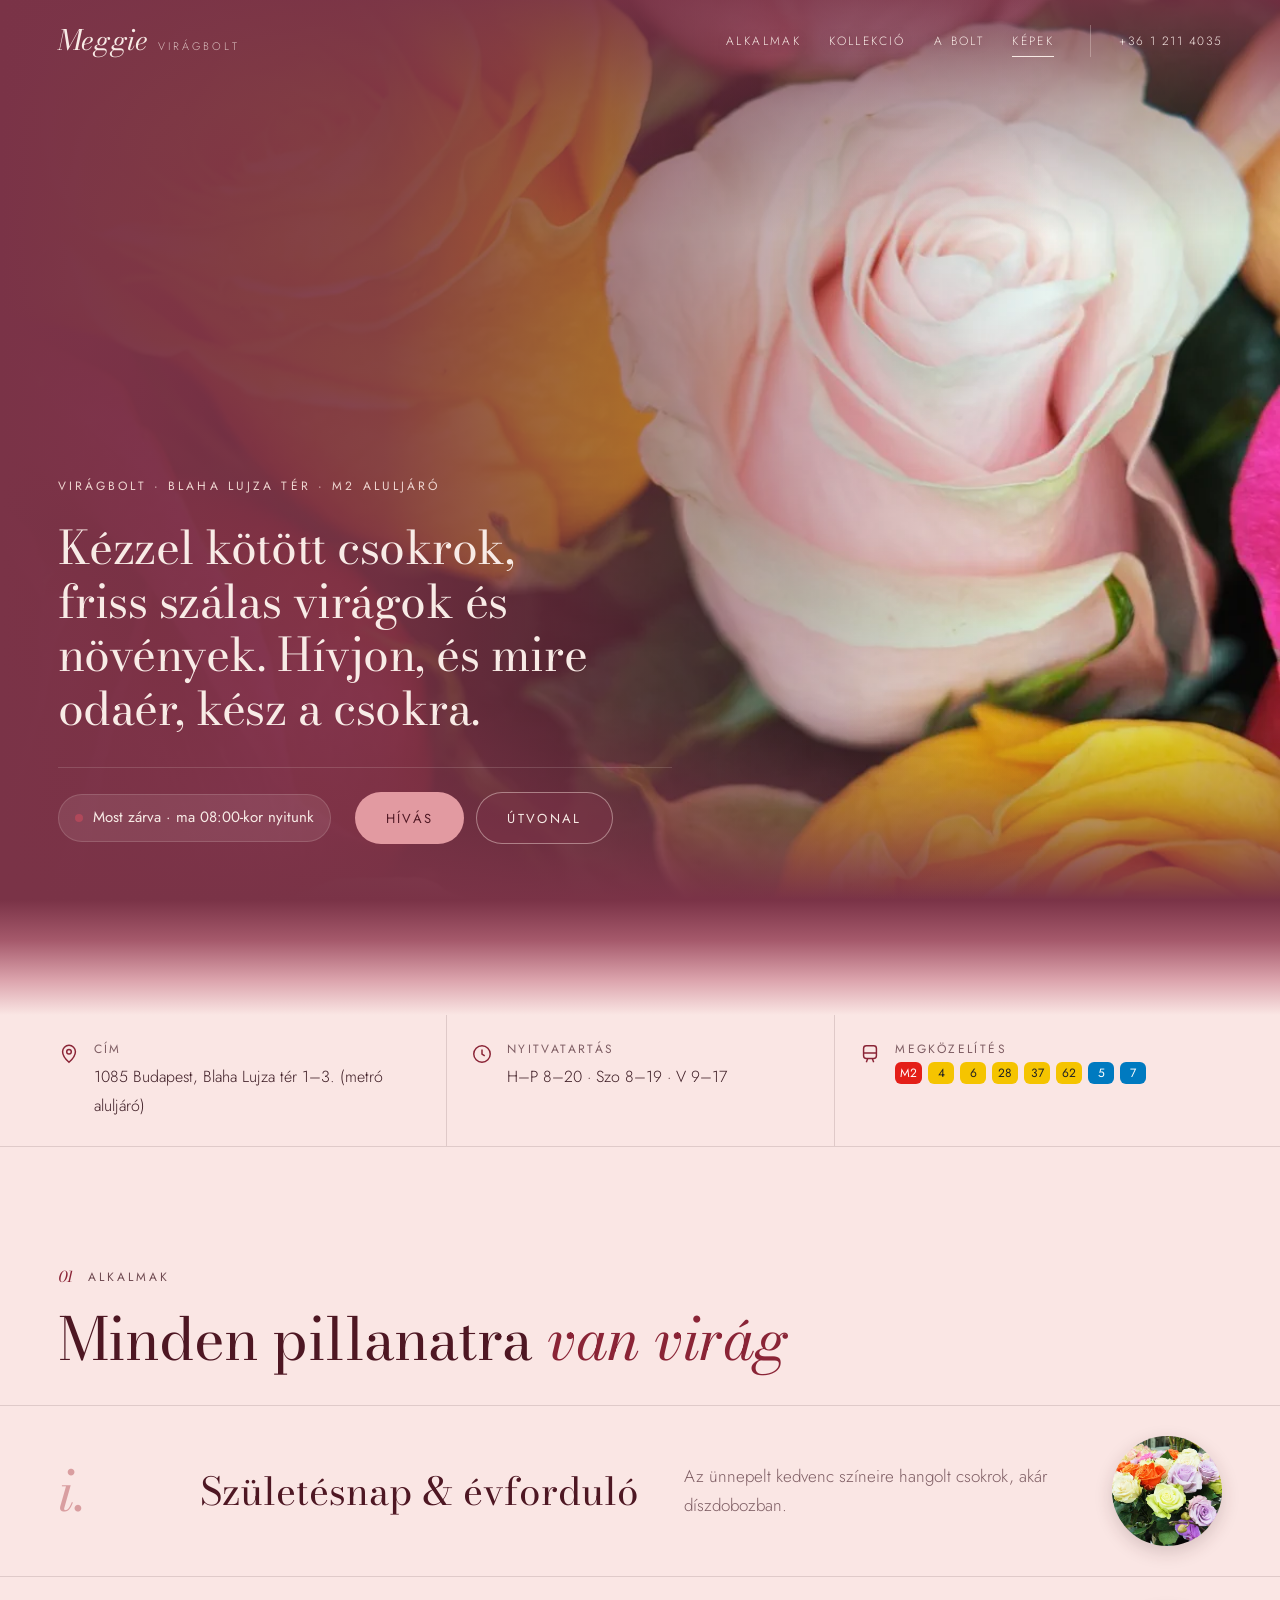
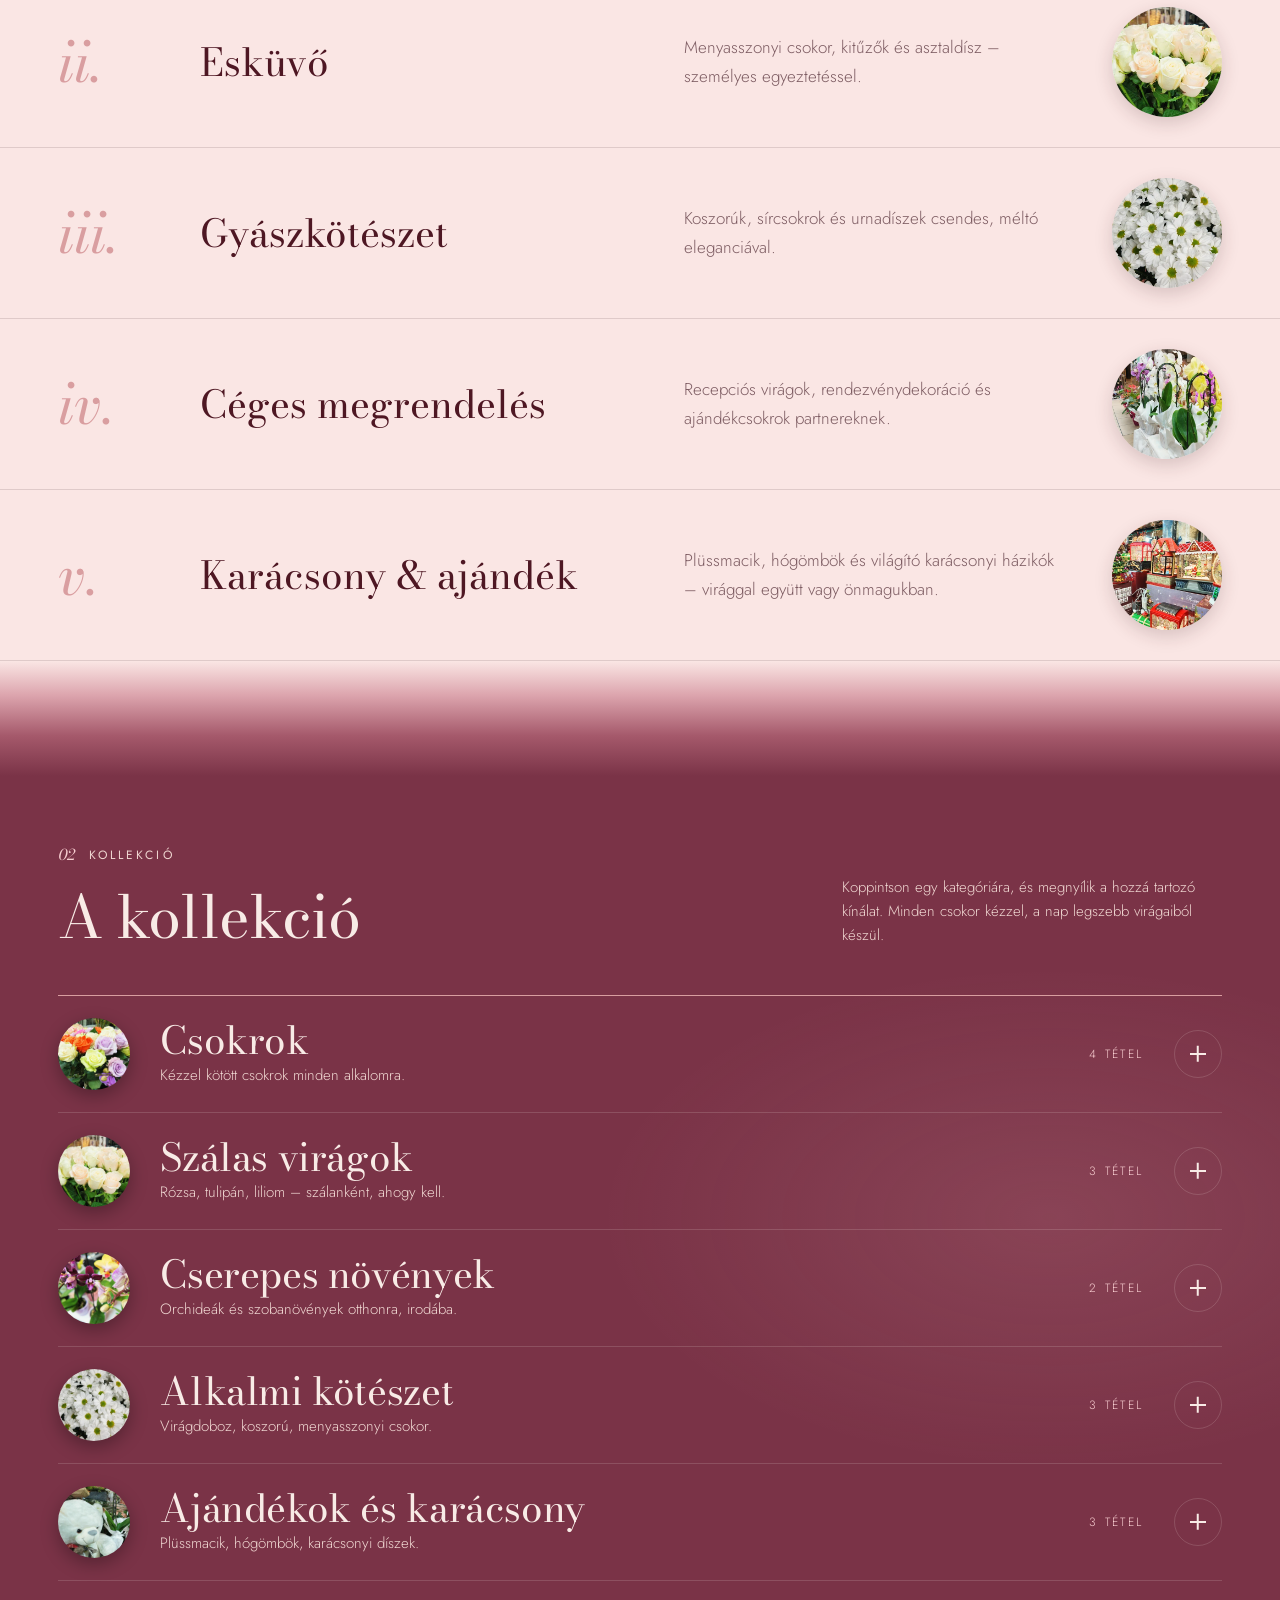
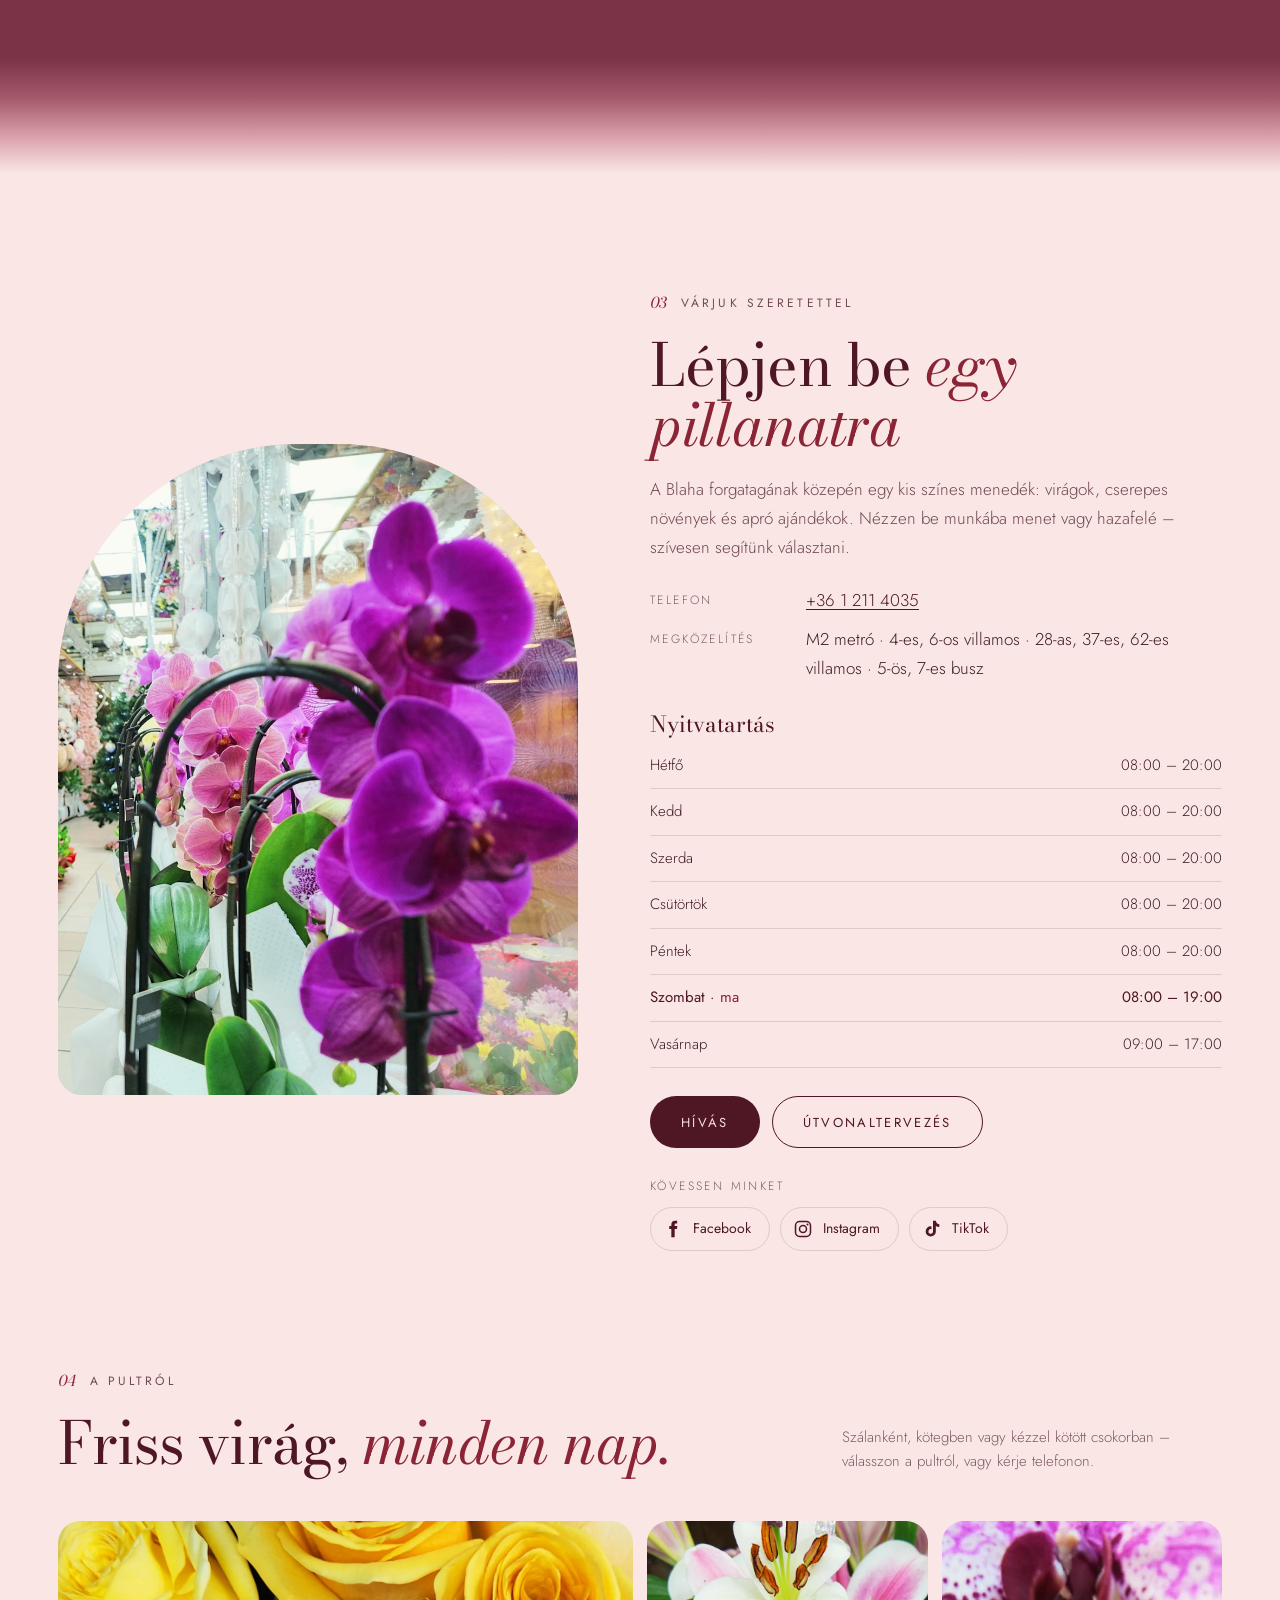
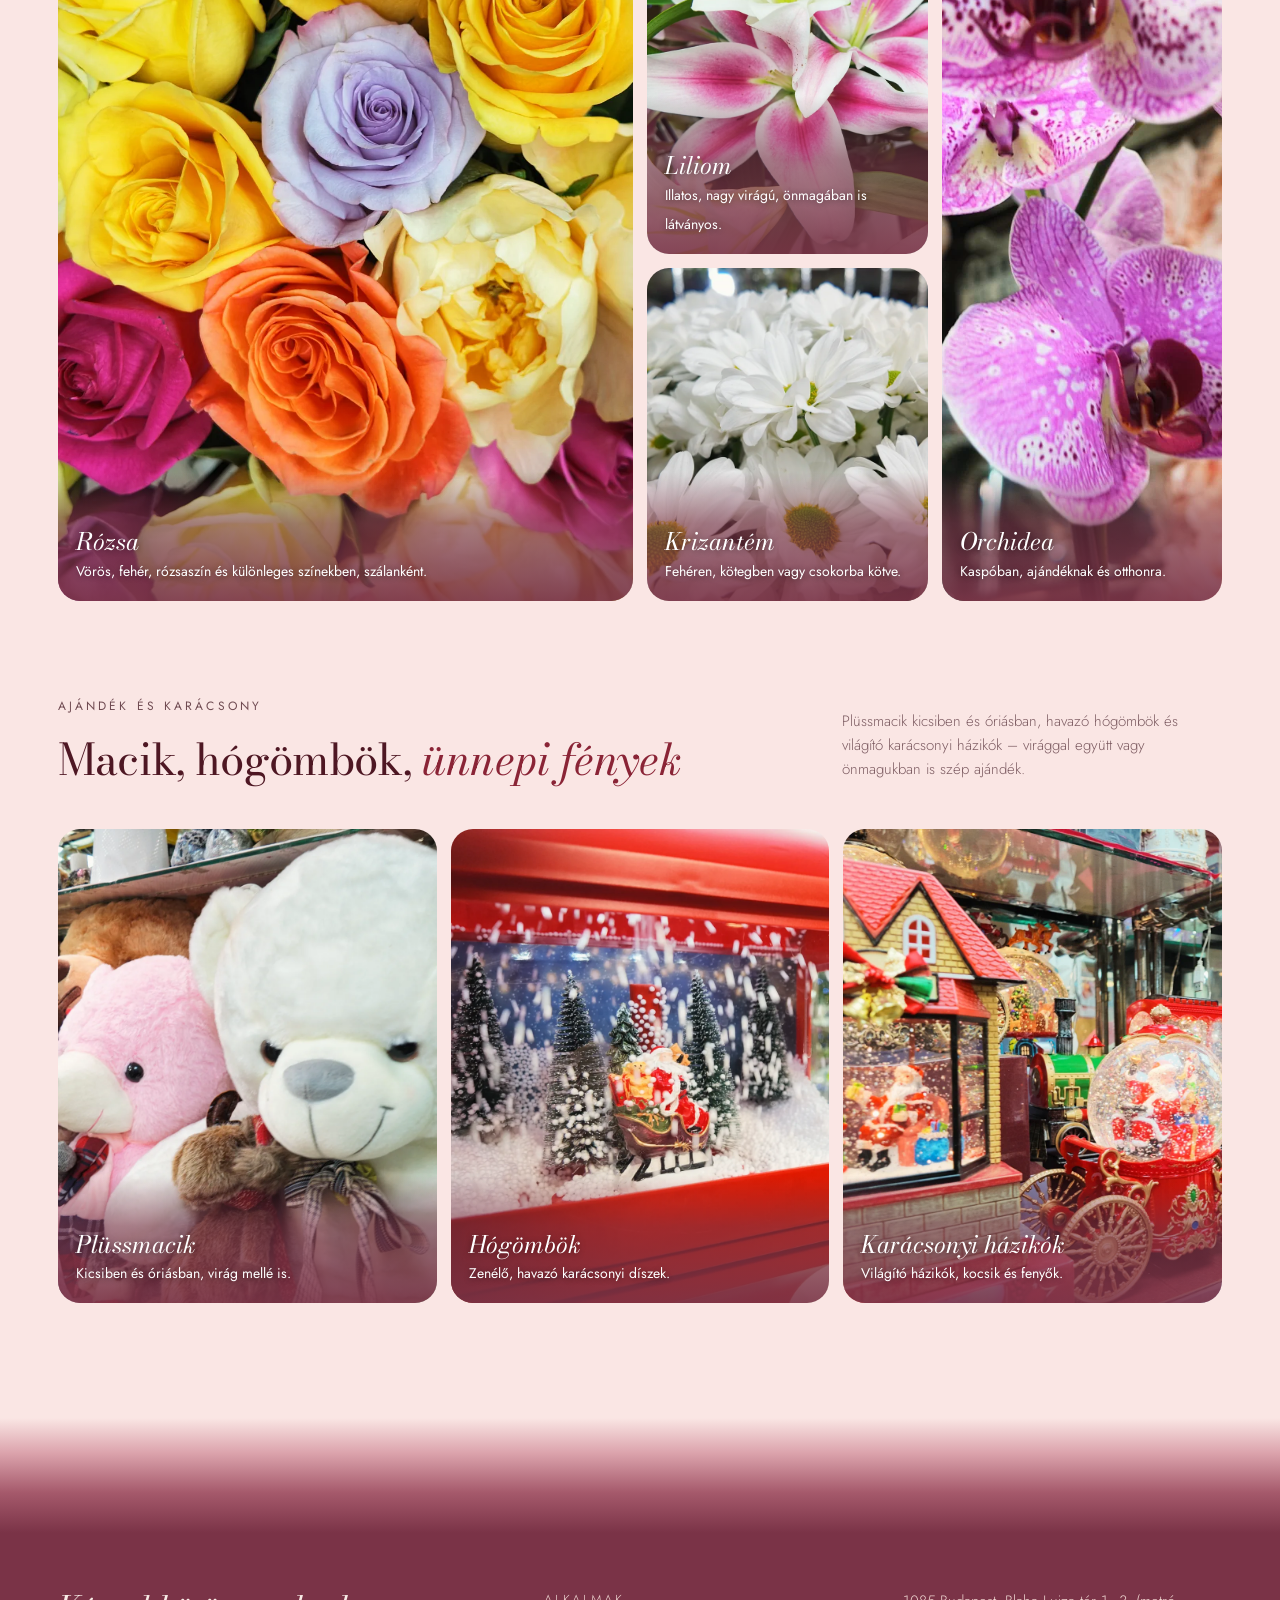
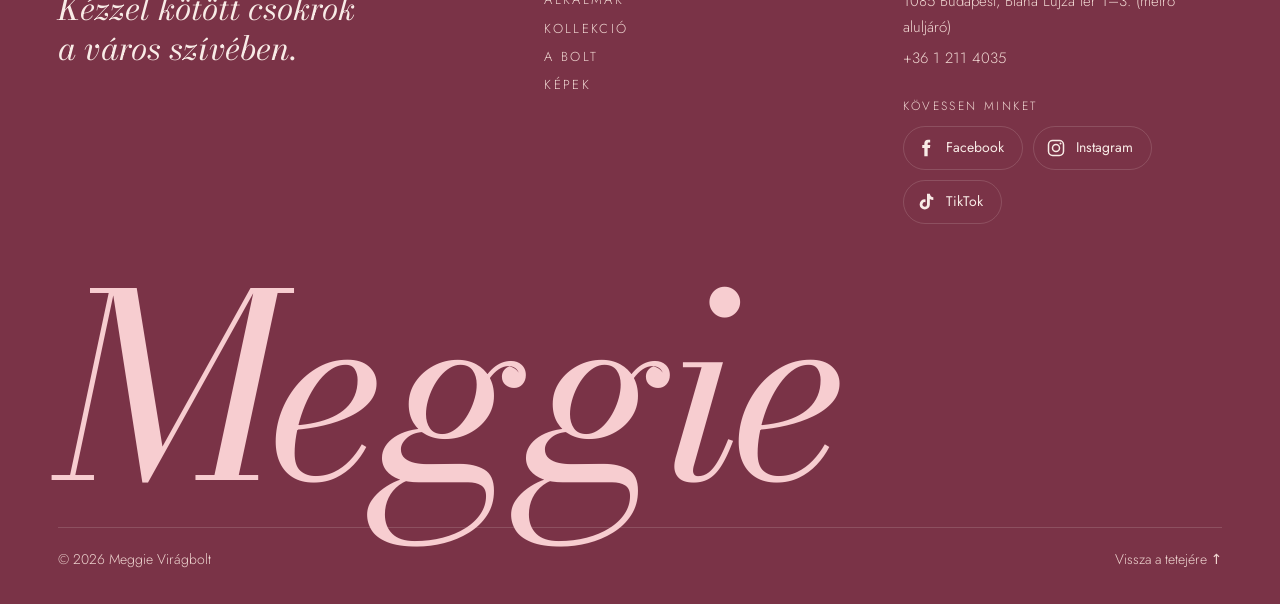
<file: public/index.html>
<!DOCTYPE html>
<html lang="hu" class="no-js">
<head>
  <meta charset="utf-8">
  <meta name="viewport" content="width=device-width, initial-scale=1, viewport-fit=cover">
  <title>Meggie Virágbolt · Blaha Lujza tér, Budapest</title>
  <meta name="description" content="Meggie Virágbolt a Blaha Lujza téri metró aluljáróban. Kézzel kötött csokrok, szálas virágok, cserepes növények, esküvői és gyászkötészet – a hét minden napján nyitva.">
  <meta name="theme-color" content="#7a3347">
  <meta property="og:title" content="Meggie Virágbolt · Blaha Lujza tér">
  <meta property="og:description" content="Kézzel kötött csokrok a város szívében, a Blaha Lujza téri aluljáróban.">
  <meta property="og:type" content="website">
  <meta property="og:locale" content="hu_HU">
  <meta property="og:url" content="https://meggieviragbolt.com/">
  <meta property="og:site_name" content="Meggie Virágbolt">
  <meta property="og:image" content="https://meggieviragbolt.com/assets/og.jpg">
  <meta property="og:image:width" content="1200">
  <meta property="og:image:height" content="630">
  <meta property="og:image:alt" content="Rózsaszín, sárga és magenta rózsák a Meggie Virágbolt pultján">
  <meta name="twitter:card" content="summary_large_image">
  <link rel="canonical" href="https://meggieviragbolt.com/">
  <link rel="icon" href="assets/favicon.svg" type="image/svg+xml">
  <link rel="apple-touch-icon" href="assets/apple-touch-icon.png">
  <link rel="preload" href="assets/fonts/bodoni-moda-latin-400-italic.woff2" as="font" type="font/woff2" crossorigin>
  <link rel="preload" href="assets/fonts/jost-latin-300-normal.woff2" as="font" type="font/woff2" crossorigin>
  <link rel="preload" href="assets/photos/rozsa-hero.webp" as="image" type="image/webp" fetchpriority="high">
  <link rel="stylesheet" href="styles.css?v=90f5d962">

  <script type="application/ld+json">
  {
    "@context": "https://schema.org",
    "@type": "Florist",
    "name": "Meggie Virágbolt",
    "description": "Virágbolt a Blaha Lujza téri metró aluljáróban: csokrok, szálas virágok, cserepes növények, esküvői és gyászkötészet.",
    "url": "https://meggieviragbolt.com/",
    "image": ["https://meggieviragbolt.com/assets/og.jpg", "https://meggieviragbolt.com/assets/bolt.jpg", "https://meggieviragbolt.com/assets/photos/rozsa-hero.webp"],
    "telephone": "+36 1 211 4035",
    "sameAs": ["https://www.facebook.com/MeggiVirag","https://www.instagram.com/meggievirag1/","https://www.tiktok.com/@meggievirag1"],
    "address": {
      "@type": "PostalAddress",
      "streetAddress": "Blaha Lujza tér 1-3. (metró aluljáró)",
      "addressLocality": "Budapest",
      "postalCode": "1085",
      "addressCountry": "HU"
    },
    "openingHoursSpecification": [
      { "@type": "OpeningHoursSpecification", "dayOfWeek": ["Monday","Tuesday","Wednesday","Thursday","Friday"], "opens": "08:00", "closes": "20:00" },
      { "@type": "OpeningHoursSpecification", "dayOfWeek": "Saturday", "opens": "08:00", "closes": "19:00" },
      { "@type": "OpeningHoursSpecification", "dayOfWeek": "Sunday", "opens": "09:00", "closes": "17:00" }
    ],
    "currenciesAccepted": "HUF"
  }
  </script>
</head>
<body>

<a class="skip" href="#alkalmak">Ugrás a tartalomhoz</a>

<!-- ============ FEJLÉC ============ -->
<header class="nav">
  <div class="nav__inner">
    <a class="brand" href="#top" aria-label="Meggie Virágbolt – vissza a tetejére">
      <span class="brand__name">Meggie</span>
      <span class="brand__sub">virágbolt</span>
    </a>
    <nav class="nav__links" aria-label="Fő navigáció">
      <a href="#alkalmak">Alkalmak</a>
      <a href="#kollekcio">Kollekció</a>
      <a href="#bolt">A bolt</a>
      <a href="#pult">Képek</a>
    </nav>
    <a class="nav__phone" data-phone-link data-phone-text href="tel:+3612114035">+36 1 211 4035</a>
    <button type="button" class="nav__toggle" aria-expanded="false" aria-controls="menu" aria-label="Menü megnyitása">
      <span></span><span></span>
    </button>
  </div>
</header>

<div class="menu" id="menu" hidden>
  <nav class="menu__links" aria-label="Mobil navigáció">
    <a href="#alkalmak"><small>01</small>Alkalmak</a>
    <a href="#kollekcio"><small>02</small>Kollekció</a>
    <a href="#bolt"><small>03</small>A bolt</a>
    <a href="#pult"><small>04</small>Képek</a>
  </nav>
  <div class="menu__foot">
    <a data-phone-link data-phone-text href="tel:+3612114035">+36 1 211 4035</a>
    <span data-open-text>Nyitva a hét minden napján</span>
    <div class="social social--menu" data-social><p class="social__title">Kövessen minket</p><div class="social__list" id="social-menu"><!--pr--><a class="social__link" href="https://www.facebook.com/MeggiVirag" target="_blank" rel="noopener" aria-label="Meggie Virágbolt a Facebookon"><svg viewBox="0 0 24 24" aria-hidden="true" focusable="false"><path d="M14 8.5V6.8c0-.8.5-1.3 1.3-1.3H17V2h-2.6C11.6 2 10 3.8 10 6.6v1.9H7.5V12H10v10h4V12h2.7l.5-3.5H14z" fill="currentColor"/></svg><span>Facebook</span></a><a class="social__link" href="https://www.instagram.com/meggievirag1/" target="_blank" rel="noopener" aria-label="Meggie Virágbolt a Instagramon"><svg viewBox="0 0 24 24" aria-hidden="true" focusable="false"><rect x="3" y="3" width="18" height="18" rx="5" fill="none" stroke="currentColor" stroke-width="1.8"/><circle cx="12" cy="12" r="4.2" fill="none" stroke="currentColor" stroke-width="1.8"/><circle cx="17.4" cy="6.6" r="1.2" fill="currentColor"/></svg><span>Instagram</span></a><a class="social__link" href="https://www.tiktok.com/@meggievirag1" target="_blank" rel="noopener" aria-label="Meggie Virágbolt a TikTokon"><svg viewBox="0 0 24 24" aria-hidden="true" focusable="false"><path d="M16.6 2c.3 2.4 1.8 4 4.2 4.2v3.4c-1.6 0-3-.5-4.2-1.3v6.6a6.1 6.1 0 1 1-6.1-6.1c.3 0 .6 0 .9.1v3.5a2.7 2.7 0 1 0 1.8 2.5V2h3.4z" fill="currentColor"/></svg><span>TikTok</span></a><!--/pr--></div></div>
  </div>
</div>

<main id="top">

  <!-- ============ NYITÓKÉP ============ -->
  <section class="hero" aria-labelledby="hero-title">
    <figure class="hero__photo">
      <img src="assets/photos/rozsa-hero.webp" alt="Rózsaszín, sárga és magenta rózsák a Meggie Virágbolt pultján" width="1200" height="1500" fetchpriority="high">
      <video class="hero__video" autoplay muted loop playsinline preload="auto" poster="assets/photos/rozsa-hero.webp" aria-hidden="true" tabindex="-1">
        <source src="assets/video/hero.mp4" type="video/mp4" media="(min-width: 761px)">
        <source src="assets/video/hero-mobil.mp4" type="video/mp4">
      </video>
    </figure>

    <div class="wrap hero__inner">
      <div class="hero__text">
        <p class="label hero__label" data-anim>Virágbolt · Blaha Lujza tér · M2 aluljáró</p>
        <h1 class="sr-only" id="hero-title">Meggie Virágbolt</h1>
        <p class="hero__lead" data-anim>Kézzel kötött csokrok, friss szálas virágok és növények. Hívjon, és mire odaér, kész a&nbsp;csokra.</p>
        <div class="live" data-anim>
          <span class="live__state"><span class="dot" data-open-dot></span><span data-open-text>Nyitva a hét minden napján</span></span>
          <div class="live__btns">
            <a class="btn btn--rose" data-phone-link href="tel:+3612114035">Hívás</a>
            <a class="btn btn--ghost" target="_blank" rel="noopener" href="https://www.google.com/maps/search/?api=1&query=Meggie+Vir%C3%A1g,+Budapest,+Blaha+Lujza+t%C3%A9r+1-3,+1085">Útvonal</a>
          </div>
        </div>
      </div>
    </div>
  </section>

  <!-- ============ GYORSINFÓ ============ -->
  <section class="strip" aria-label="Gyors információ">
    <div class="wrap strip__grid">
      <div class="strip__cell">
        <svg viewBox="0 0 24 24" fill="none" stroke="currentColor" stroke-width="1.6" aria-hidden="true"><path d="M12 21s-7-6.2-7-11.5a7 7 0 0 1 14 0C19 14.8 12 21 12 21z"/><circle cx="12" cy="9.5" r="2.5"/></svg>
        <div><b>Cím</b><span data-address>1085 Budapest, Blaha Lujza tér 1–3. (metró aluljáró)</span></div>
      </div>
      <div class="strip__cell">
        <svg viewBox="0 0 24 24" fill="none" stroke="currentColor" stroke-width="1.6" aria-hidden="true"><circle cx="12" cy="12" r="9"/><path d="M12 7v5l3 2"/></svg>
        <div><b>Nyitvatartás</b><span>H–P 8–20 · Szo 8–19 · V 9–17</span></div>
      </div>
      <div class="strip__cell">
        <svg viewBox="0 0 24 24" fill="none" stroke="currentColor" stroke-width="1.6" aria-hidden="true"><rect x="5" y="3" width="14" height="14" rx="3"/><path d="M5 11h14M8 21l1.5-4M16 21l-1.5-4"/></svg>
        <div><b>Megközelítés</b>
          <span class="lines" aria-label="M2 metró; 4, 6, 28, 37, 62-es villamos; 5, 7-es busz">
            <i class="ln ln--m2">M2</i><i class="ln ln--tram">4</i><i class="ln ln--tram">6</i><i class="ln ln--tram">28</i><i class="ln ln--tram">37</i><i class="ln ln--tram">62</i><i class="ln ln--bus">5</i><i class="ln ln--bus">7</i>
          </span>
        </div>
      </div>
    </div>
  </section>

  <!-- ============ 01 ALKALMAK ============ -->
  <section class="occasions" id="alkalmak" aria-labelledby="occ-title">
    <div class="wrap occasions__head">
      <p class="label reveal"><span class="num">01</span> Alkalmak</p>
      <h2 class="h2 reveal" id="occ-title">Minden pillanatra <em>van virág</em></h2>
    </div>
    <ul class="bands">
      <li class="band reveal"><div class="wrap band__row"><span class="band__num">i.</span><h3>Születésnap &amp; évforduló</h3><p>Az ünnepelt kedvenc színeire hangolt csokrok, akár díszdobozban.</p><img class="band__img" src="assets/photos/rozsacsokor.webp" alt="" width="400" height="400" loading="lazy"></div></li>
      <li class="band reveal"><div class="wrap band__row"><span class="band__num">ii.</span><h3>Esküvő</h3><p>Menyasszonyi csokor, kitűzők és asztaldísz – személyes egyeztetéssel.</p><img class="band__img" src="assets/photos/feher-rozsa.webp" alt="" width="400" height="400" loading="lazy"></div></li>
      <li class="band reveal"><div class="wrap band__row"><span class="band__num">iii.</span><h3>Gyászkötészet</h3><p>Koszorúk, sírcsokrok és urnadíszek csendes, méltó eleganciával.</p><img class="band__img" src="assets/photos/krizantem-feher.webp" alt="" width="400" height="400" loading="lazy"></div></li>
      <li class="band reveal"><div class="wrap band__row"><span class="band__num">iv.</span><h3>Céges megrendelés</h3><p>Recepciós virágok, rendezvénydekoráció és ajándékcsokrok partnereknek.</p><img class="band__img" src="assets/photos/orchidea-sor.webp" alt="" width="400" height="400" loading="lazy"></div></li>
      <li class="band reveal"><div class="wrap band__row"><span class="band__num">v.</span><h3>Karácsony &amp; ajándék</h3><p>Plüssmacik, hógömbök és világító karácsonyi házikók – virággal együtt vagy önmagukban.</p><img class="band__img" src="assets/photos/karacsony.webp" alt="" width="400" height="400" loading="lazy"></div></li>
    </ul>
  </section>

  <!-- ============ 02 KOLLEKCIÓ ============ -->
  <section class="section collection" id="kollekcio" aria-labelledby="col-title">
    <div class="wrap">
      <div class="head">
        <div>
          <p class="label reveal"><span class="num">02</span> Kollekció</p>
          <h2 class="h2 reveal" id="col-title">A kollekció</h2>
        </div>
        <p class="note reveal">Koppintson egy kategóriára, és megnyílik a hozzá tartozó kínálat. Minden csokor kézzel, a nap legszebb virágaiból készül.</p>
      </div>
      <div class="cats" id="products"><!--pr-->
    <details class="cat" id="kollekcio-csokor">
      <summary class="cat__head">
        <img class="cat__img" src="assets/photos/rozsacsokor.webp" alt="" width="96" height="96" loading="lazy" decoding="async">
        <span class="cat__text">
          <span class="cat__title">Csokrok</span>
          <span class="cat__desc">Kézzel kötött csokrok minden alkalomra.</span>
        </span>
        <span class="cat__count">4 tétel</span>
        <span class="cat__icon" aria-hidden="true"></span>
      </summary>
      <ul class="cat__list"><li><b>Tavaszi tulipán</b><span>Színes tulipánok friss zölddel – egyszerű, vidám, mindig talál.</span></li><li><b>Meggie válogatás</b><span>A nap legszebb virágaiból, a kötő szabad kezével – minden darab egyedi.</span></li><li><b>Klasszikus rózsacsokor</b><span>11 szál prémium rózsa zölddel, elegáns csomagolásban.</span></li><li><b>Bazsarózsa álom</b><span>Szezonális bazsarózsák eukaliptusszal, laza, kerti stílusban kötve.</span></li></ul>
    </details>
    <details class="cat" id="kollekcio-szalas">
      <summary class="cat__head">
        <img class="cat__img" src="assets/photos/feher-rozsa.webp" alt="" width="96" height="96" loading="lazy" decoding="async">
        <span class="cat__text">
          <span class="cat__title">Szálas virágok</span>
          <span class="cat__desc">Rózsa, tulipán, liliom – szálanként, ahogy kell.</span>
        </span>
        <span class="cat__count">3 tétel</span>
        <span class="cat__icon" aria-hidden="true"></span>
      </summary>
      <ul class="cat__list"><li><b>Tulipán</b><span>Szezonban, sokféle színben – tíz szálas kötegben kedvezőbb.</span></li><li><b>Rózsa</b><span>Vörös, fehér, rózsaszín és különleges színekben, szálanként.</span></li><li><b>Liliom</b><span>Illatos, nagy virágú liliom – önmagában is látványos.</span></li></ul>
    </details>
    <details class="cat" id="kollekcio-noveny">
      <summary class="cat__head">
        <img class="cat__img" src="assets/photos/orchidea-lila.webp" alt="" width="96" height="96" loading="lazy" decoding="async">
        <span class="cat__text">
          <span class="cat__title">Cserepes növények</span>
          <span class="cat__desc">Orchideák és szobanövények otthonra, irodába.</span>
        </span>
        <span class="cat__count">2 tétel</span>
        <span class="cat__icon" aria-hidden="true"></span>
      </summary>
      <ul class="cat__list"><li><b>Zöldnövények</b><span>Könnyen gondozható szobanövények irodába és otthonra.</span></li><li><b>Orchidea</b><span>Lepkeorchidea kaspóban, egy- vagy kétágú kivitelben.</span></li></ul>
    </details>
    <details class="cat" id="kollekcio-alkalmi">
      <summary class="cat__head">
        <img class="cat__img" src="assets/photos/krizantem-feher.webp" alt="" width="96" height="96" loading="lazy" decoding="async">
        <span class="cat__text">
          <span class="cat__title">Alkalmi kötészet</span>
          <span class="cat__desc">Virágdoboz, koszorú, menyasszonyi csokor.</span>
        </span>
        <span class="cat__count">3 tétel</span>
        <span class="cat__icon" aria-hidden="true"></span>
      </summary>
      <ul class="cat__list"><li><b>Koszorú</b><span>Gyászkoszorú élő virágból, méltó és visszafogott kivitelben.</span></li><li><b>Virágdoboz</b><span>Díszdobozba rendezett virágok – ajándéknak a legelegánsabb választás.</span></li><li><b>Menyasszonyi csokor</b><span>Az esküvő stílusához tervezve, személyes egyeztetés alapján.</span></li></ul>
    </details>
    <details class="cat" id="kollekcio-ajandek">
      <summary class="cat__head">
        <img class="cat__img" src="assets/photos/maci-feher.webp" alt="" width="96" height="96" loading="lazy" decoding="async">
        <span class="cat__text">
          <span class="cat__title">Ajándékok és karácsony</span>
          <span class="cat__desc">Plüssmacik, hógömbök, karácsonyi díszek.</span>
        </span>
        <span class="cat__count">3 tétel</span>
        <span class="cat__icon" aria-hidden="true"></span>
      </summary>
      <ul class="cat__list"><li><b>Plüssmaci</b><span>Kicsi és óriás plüssmacik – önmagukban vagy egy csokor mellé.</span></li><li><b>Hógömb</b><span>Zenélő, havazó hógömbök Mikulással és fenyőkkel.</span></li><li><b>Világító karácsonyi házikó</b><span>Fényes házikók, kocsik és fenyők – ünnepi dísz a polcra vagy az asztalra.</span></li></ul>
    </details><!--/pr--></div>
    </div>
  </section>

  <!-- ============ 03 A BOLT ============ -->
  <section class="section store" id="bolt" aria-labelledby="store-title">
    <div class="wrap store__grid">
      <figure class="store__photo reveal">
        <img src="assets/bolt.jpg" alt="Orchideák és karácsonyi kínálat a Meggie Virágboltban, a Blaha Lujza téri aluljáróban" loading="lazy" width="960" height="1200">
        <div class="store__placeholder" data-bloom="peony" data-palette="blush" data-seed="5" aria-hidden="true"><!--pr--><div class="bloom-wrap spin rev" style="width:100%;height:100%"><svg viewBox="-110 -110 220 220" aria-hidden="true" focusable="false"><defs><radialGradient id="b1p0" cx="0" cy="0" r="94" gradientUnits="userSpaceOnUse"><stop offset="0" stop-color="#a9565f" stop-opacity="1"/><stop offset="0.45" stop-color="#dc9c96" stop-opacity="1"/><stop offset="1" stop-color="#fbece7" stop-opacity="1"/></radialGradient><radialGradient id="b1p1" cx="0" cy="0" r="80" gradientUnits="userSpaceOnUse"><stop offset="0" stop-color="#a9565f" stop-opacity="1"/><stop offset="0.45" stop-color="#dc9c96" stop-opacity="1"/><stop offset="1" stop-color="#fbece7" stop-opacity="1"/></radialGradient><radialGradient id="b1p2" cx="0" cy="0" r="65" gradientUnits="userSpaceOnUse"><stop offset="0" stop-color="#a9565f" stop-opacity="1"/><stop offset="0.45" stop-color="#dc9c96" stop-opacity="1"/><stop offset="1" stop-color="#fbece7" stop-opacity="1"/></radialGradient><radialGradient id="b1p3" cx="0" cy="0" r="50" gradientUnits="userSpaceOnUse"><stop offset="0" stop-color="#a9565f" stop-opacity="1"/><stop offset="0.45" stop-color="#a9565f" stop-opacity="1"/><stop offset="1" stop-color="#fbece7" stop-opacity="1"/></radialGradient><radialGradient id="b1p4" cx="0" cy="0" r="36" gradientUnits="userSpaceOnUse"><stop offset="0" stop-color="#6d1a28" stop-opacity="1"/><stop offset="0.45" stop-color="#a9565f" stop-opacity="1"/><stop offset="1" stop-color="#f2cbc2" stop-opacity="1"/></radialGradient><radialGradient id="b1p5" cx="0" cy="0" r="24" gradientUnits="userSpaceOnUse"><stop offset="0" stop-color="#6d1a28" stop-opacity="1"/><stop offset="0.45" stop-color="#a9565f" stop-opacity="1"/><stop offset="1" stop-color="#f2cbc2" stop-opacity="1"/></radialGradient><radialGradient id="b1p6" cx="0" cy="0" r="14" gradientUnits="userSpaceOnUse"><stop offset="0" stop-color="#6d1a28" stop-opacity="1"/><stop offset="0.45" stop-color="#a9565f" stop-opacity="1"/><stop offset="1" stop-color="#f2cbc2" stop-opacity="1"/></radialGradient><filter id="b1f" x="-20%" y="-20%" width="140%" height="140%"><feTurbulence type="fractalNoise" baseFrequency=".035" numOctaves="2" seed="5"/><feDisplacementMap in="SourceGraphic" scale="5"/><feDropShadow dx="0" dy="3" stdDeviation="4" flood-color="#000" flood-opacity=".22"/></filter></defs><g><g filter="url(#b1f)"><g transform="rotate(77.8) scale(0.95)"><path d="M0 0 C36.0 -23.5 37.8 -79.9 16.2 -94.0 Q0 -84.6 -16.2 -94.0 C-37.8 -79.9 -36.0 -23.5 0 0Z" fill="url(#b1p0)" stroke="#a9565f" stroke-opacity=".22" stroke-width=".5"/><path d="M0 -4 L0 -58.3" stroke="#a9565f" stroke-opacity=".12" stroke-width=".6"/></g><g transform="rotate(119.1) scale(0.93)"><path d="M0 0 C36.0 -23.5 37.8 -79.9 16.2 -94.0 Q0 -84.6 -16.2 -94.0 C-37.8 -79.9 -36.0 -23.5 0 0Z" fill="url(#b1p0)" stroke="#a9565f" stroke-opacity=".22" stroke-width=".5"/><path d="M0 -4 L0 -58.3" stroke="#a9565f" stroke-opacity=".12" stroke-width=".6"/></g><g transform="rotate(165.7) scale(0.94)"><path d="M0 0 C36.0 -23.5 37.8 -79.9 16.2 -94.0 Q0 -84.6 -16.2 -94.0 C-37.8 -79.9 -36.0 -23.5 0 0Z" fill="url(#b1p0)" stroke="#a9565f" stroke-opacity=".22" stroke-width=".5"/><path d="M0 -4 L0 -58.3" stroke="#a9565f" stroke-opacity=".12" stroke-width=".6"/></g><g transform="rotate(200.1) scale(1.07)"><path d="M0 0 C36.0 -23.5 37.8 -79.9 16.2 -94.0 Q0 -84.6 -16.2 -94.0 C-37.8 -79.9 -36.0 -23.5 0 0Z" fill="url(#b1p0)" stroke="#a9565f" stroke-opacity=".22" stroke-width=".5"/><path d="M0 -4 L0 -58.3" stroke="#a9565f" stroke-opacity=".12" stroke-width=".6"/></g><g transform="rotate(243.1) scale(1.02)"><path d="M0 0 C36.0 -23.5 37.8 -79.9 16.2 -94.0 Q0 -84.6 -16.2 -94.0 C-37.8 -79.9 -36.0 -23.5 0 0Z" fill="url(#b1p0)" stroke="#a9565f" stroke-opacity=".22" stroke-width=".5"/><path d="M0 -4 L0 -58.3" stroke="#a9565f" stroke-opacity=".12" stroke-width=".6"/></g><g transform="rotate(286.8) scale(0.98)"><path d="M0 0 C36.0 -23.5 37.8 -79.9 16.2 -94.0 Q0 -84.6 -16.2 -94.0 C-37.8 -79.9 -36.0 -23.5 0 0Z" fill="url(#b1p0)" stroke="#a9565f" stroke-opacity=".22" stroke-width=".5"/><path d="M0 -4 L0 -58.3" stroke="#a9565f" stroke-opacity=".12" stroke-width=".6"/></g><g transform="rotate(327.4) scale(1.07)"><path d="M0 0 C36.0 -23.5 37.8 -79.9 16.2 -94.0 Q0 -84.6 -16.2 -94.0 C-37.8 -79.9 -36.0 -23.5 0 0Z" fill="url(#b1p0)" stroke="#a9565f" stroke-opacity=".22" stroke-width=".5"/><path d="M0 -4 L0 -58.3" stroke="#a9565f" stroke-opacity=".12" stroke-width=".6"/></g><g transform="rotate(364.8) scale(1.05)"><path d="M0 0 C36.0 -23.5 37.8 -79.9 16.2 -94.0 Q0 -84.6 -16.2 -94.0 C-37.8 -79.9 -36.0 -23.5 0 0Z" fill="url(#b1p0)" stroke="#a9565f" stroke-opacity=".22" stroke-width=".5"/><path d="M0 -4 L0 -58.3" stroke="#a9565f" stroke-opacity=".12" stroke-width=".6"/></g><g transform="rotate(395.2) scale(0.97)"><path d="M0 0 C36.0 -23.5 37.8 -79.9 16.2 -94.0 Q0 -84.6 -16.2 -94.0 C-37.8 -79.9 -36.0 -23.5 0 0Z" fill="url(#b1p0)" stroke="#a9565f" stroke-opacity=".22" stroke-width=".5"/><path d="M0 -4 L0 -58.3" stroke="#a9565f" stroke-opacity=".12" stroke-width=".6"/></g><g transform="rotate(179.8) scale(1.00)"><path d="M0 0 C33.0 -20.0 34.6 -68.0 14.8 -80.0 Q0 -72.0 -14.8 -80.0 C-34.6 -68.0 -33.0 -20.0 0 0Z" fill="url(#b1p1)" stroke="#a9565f" stroke-opacity=".22" stroke-width=".5"/><path d="M0 -4 L0 -49.6" stroke="#a9565f" stroke-opacity=".12" stroke-width=".6"/></g><g transform="rotate(223.3) scale(1.08)"><path d="M0 0 C33.0 -20.0 34.6 -68.0 14.8 -80.0 Q0 -72.0 -14.8 -80.0 C-34.6 -68.0 -33.0 -20.0 0 0Z" fill="url(#b1p1)" stroke="#a9565f" stroke-opacity=".22" stroke-width=".5"/><path d="M0 -4 L0 -49.6" stroke="#a9565f" stroke-opacity=".12" stroke-width=".6"/></g><g transform="rotate(267.3) scale(0.97)"><path d="M0 0 C33.0 -20.0 34.6 -68.0 14.8 -80.0 Q0 -72.0 -14.8 -80.0 C-34.6 -68.0 -33.0 -20.0 0 0Z" fill="url(#b1p1)" stroke="#a9565f" stroke-opacity=".22" stroke-width=".5"/><path d="M0 -4 L0 -49.6" stroke="#a9565f" stroke-opacity=".12" stroke-width=".6"/></g><g transform="rotate(315.5) scale(1.07)"><path d="M0 0 C33.0 -20.0 34.6 -68.0 14.8 -80.0 Q0 -72.0 -14.8 -80.0 C-34.6 -68.0 -33.0 -20.0 0 0Z" fill="url(#b1p1)" stroke="#a9565f" stroke-opacity=".22" stroke-width=".5"/><path d="M0 -4 L0 -49.6" stroke="#a9565f" stroke-opacity=".12" stroke-width=".6"/></g><g transform="rotate(350.4) scale(0.94)"><path d="M0 0 C33.0 -20.0 34.6 -68.0 14.8 -80.0 Q0 -72.0 -14.8 -80.0 C-34.6 -68.0 -33.0 -20.0 0 0Z" fill="url(#b1p1)" stroke="#a9565f" stroke-opacity=".22" stroke-width=".5"/><path d="M0 -4 L0 -49.6" stroke="#a9565f" stroke-opacity=".12" stroke-width=".6"/></g><g transform="rotate(394.4) scale(1.07)"><path d="M0 0 C33.0 -20.0 34.6 -68.0 14.8 -80.0 Q0 -72.0 -14.8 -80.0 C-34.6 -68.0 -33.0 -20.0 0 0Z" fill="url(#b1p1)" stroke="#a9565f" stroke-opacity=".22" stroke-width=".5"/><path d="M0 -4 L0 -49.6" stroke="#a9565f" stroke-opacity=".12" stroke-width=".6"/></g><g transform="rotate(444.4) scale(1.03)"><path d="M0 0 C33.0 -20.0 34.6 -68.0 14.8 -80.0 Q0 -72.0 -14.8 -80.0 C-34.6 -68.0 -33.0 -20.0 0 0Z" fill="url(#b1p1)" stroke="#a9565f" stroke-opacity=".22" stroke-width=".5"/><path d="M0 -4 L0 -49.6" stroke="#a9565f" stroke-opacity=".12" stroke-width=".6"/></g><g transform="rotate(494.4) scale(0.93)"><path d="M0 0 C33.0 -20.0 34.6 -68.0 14.8 -80.0 Q0 -72.0 -14.8 -80.0 C-34.6 -68.0 -33.0 -20.0 0 0Z" fill="url(#b1p1)" stroke="#a9565f" stroke-opacity=".22" stroke-width=".5"/><path d="M0 -4 L0 -49.6" stroke="#a9565f" stroke-opacity=".12" stroke-width=".6"/></g><g transform="rotate(91.0) scale(0.96)"><path d="M0 0 C29.0 -16.3 30.5 -55.3 13.1 -65.0 Q0 -58.5 -13.1 -65.0 C-30.5 -55.3 -29.0 -16.3 0 0Z" fill="url(#b1p2)" stroke="#a9565f" stroke-opacity=".22" stroke-width=".5"/><path d="M0 -4 L0 -40.3" stroke="#a9565f" stroke-opacity=".12" stroke-width=".6"/></g><g transform="rotate(141.0) scale(0.93)"><path d="M0 0 C29.0 -16.3 30.5 -55.3 13.1 -65.0 Q0 -58.5 -13.1 -65.0 C-30.5 -55.3 -29.0 -16.3 0 0Z" fill="url(#b1p2)" stroke="#a9565f" stroke-opacity=".22" stroke-width=".5"/><path d="M0 -4 L0 -40.3" stroke="#a9565f" stroke-opacity=".12" stroke-width=".6"/></g><g transform="rotate(181.5) scale(1.02)"><path d="M0 0 C29.0 -16.3 30.5 -55.3 13.1 -65.0 Q0 -58.5 -13.1 -65.0 C-30.5 -55.3 -29.0 -16.3 0 0Z" fill="url(#b1p2)" stroke="#a9565f" stroke-opacity=".22" stroke-width=".5"/><path d="M0 -4 L0 -40.3" stroke="#a9565f" stroke-opacity=".12" stroke-width=".6"/></g><g transform="rotate(225.4) scale(0.93)"><path d="M0 0 C29.0 -16.3 30.5 -55.3 13.1 -65.0 Q0 -58.5 -13.1 -65.0 C-30.5 -55.3 -29.0 -16.3 0 0Z" fill="url(#b1p2)" stroke="#a9565f" stroke-opacity=".22" stroke-width=".5"/><path d="M0 -4 L0 -40.3" stroke="#a9565f" stroke-opacity=".12" stroke-width=".6"/></g><g transform="rotate(279.2) scale(1.01)"><path d="M0 0 C29.0 -16.3 30.5 -55.3 13.1 -65.0 Q0 -58.5 -13.1 -65.0 C-30.5 -55.3 -29.0 -16.3 0 0Z" fill="url(#b1p2)" stroke="#a9565f" stroke-opacity=".22" stroke-width=".5"/><path d="M0 -4 L0 -40.3" stroke="#a9565f" stroke-opacity=".12" stroke-width=".6"/></g><g transform="rotate(321.5) scale(1.06)"><path d="M0 0 C29.0 -16.3 30.5 -55.3 13.1 -65.0 Q0 -58.5 -13.1 -65.0 C-30.5 -55.3 -29.0 -16.3 0 0Z" fill="url(#b1p2)" stroke="#a9565f" stroke-opacity=".22" stroke-width=".5"/><path d="M0 -4 L0 -40.3" stroke="#a9565f" stroke-opacity=".12" stroke-width=".6"/></g><g transform="rotate(366.1) scale(0.94)"><path d="M0 0 C29.0 -16.3 30.5 -55.3 13.1 -65.0 Q0 -58.5 -13.1 -65.0 C-30.5 -55.3 -29.0 -16.3 0 0Z" fill="url(#b1p2)" stroke="#a9565f" stroke-opacity=".22" stroke-width=".5"/><path d="M0 -4 L0 -40.3" stroke="#a9565f" stroke-opacity=".12" stroke-width=".6"/></g><g transform="rotate(409.6) scale(1.03)"><path d="M0 0 C29.0 -16.3 30.5 -55.3 13.1 -65.0 Q0 -58.5 -13.1 -65.0 C-30.5 -55.3 -29.0 -16.3 0 0Z" fill="url(#b1p2)" stroke="#a9565f" stroke-opacity=".22" stroke-width=".5"/><path d="M0 -4 L0 -40.3" stroke="#a9565f" stroke-opacity=".12" stroke-width=".6"/></g><g transform="rotate(297.6) scale(1.00)"><path d="M0 0 C24.0 -12.5 25.2 -42.5 10.8 -50.0 Q0 -45.0 -10.8 -50.0 C-25.2 -42.5 -24.0 -12.5 0 0Z" fill="url(#b1p3)" stroke="#a9565f" stroke-opacity=".22" stroke-width=".5"/><path d="M0 -4 L0 -31.0" stroke="#a9565f" stroke-opacity=".12" stroke-width=".6"/></g><g transform="rotate(343.3) scale(1.00)"><path d="M0 0 C24.0 -12.5 25.2 -42.5 10.8 -50.0 Q0 -45.0 -10.8 -50.0 C-25.2 -42.5 -24.0 -12.5 0 0Z" fill="url(#b1p3)" stroke="#a9565f" stroke-opacity=".22" stroke-width=".5"/><path d="M0 -4 L0 -31.0" stroke="#a9565f" stroke-opacity=".12" stroke-width=".6"/></g><g transform="rotate(395.9) scale(0.96)"><path d="M0 0 C24.0 -12.5 25.2 -42.5 10.8 -50.0 Q0 -45.0 -10.8 -50.0 C-25.2 -42.5 -24.0 -12.5 0 0Z" fill="url(#b1p3)" stroke="#a9565f" stroke-opacity=".22" stroke-width=".5"/><path d="M0 -4 L0 -31.0" stroke="#a9565f" stroke-opacity=".12" stroke-width=".6"/></g><g transform="rotate(455.0) scale(1.00)"><path d="M0 0 C24.0 -12.5 25.2 -42.5 10.8 -50.0 Q0 -45.0 -10.8 -50.0 C-25.2 -42.5 -24.0 -12.5 0 0Z" fill="url(#b1p3)" stroke="#a9565f" stroke-opacity=".22" stroke-width=".5"/><path d="M0 -4 L0 -31.0" stroke="#a9565f" stroke-opacity=".12" stroke-width=".6"/></g><g transform="rotate(496.3) scale(1.07)"><path d="M0 0 C24.0 -12.5 25.2 -42.5 10.8 -50.0 Q0 -45.0 -10.8 -50.0 C-25.2 -42.5 -24.0 -12.5 0 0Z" fill="url(#b1p3)" stroke="#a9565f" stroke-opacity=".22" stroke-width=".5"/><path d="M0 -4 L0 -31.0" stroke="#a9565f" stroke-opacity=".12" stroke-width=".6"/></g><g transform="rotate(555.6) scale(1.02)"><path d="M0 0 C24.0 -12.5 25.2 -42.5 10.8 -50.0 Q0 -45.0 -10.8 -50.0 C-25.2 -42.5 -24.0 -12.5 0 0Z" fill="url(#b1p3)" stroke="#a9565f" stroke-opacity=".22" stroke-width=".5"/><path d="M0 -4 L0 -31.0" stroke="#a9565f" stroke-opacity=".12" stroke-width=".6"/></g><g transform="rotate(600.4) scale(0.96)"><path d="M0 0 C24.0 -12.5 25.2 -42.5 10.8 -50.0 Q0 -45.0 -10.8 -50.0 C-25.2 -42.5 -24.0 -12.5 0 0Z" fill="url(#b1p3)" stroke="#a9565f" stroke-opacity=".22" stroke-width=".5"/><path d="M0 -4 L0 -31.0" stroke="#a9565f" stroke-opacity=".12" stroke-width=".6"/></g><g transform="rotate(235.3) scale(1.01)"><path d="M0 0 C19.0 -9.0 19.9 -30.6 8.6 -36.0 Q0 -32.4 -8.6 -36.0 C-19.9 -30.6 -19.0 -9.0 0 0Z" fill="url(#b1p4)" stroke="#a9565f" stroke-opacity=".22" stroke-width=".5"/><path d="M0 -4 L0 -22.3" stroke="#a9565f" stroke-opacity=".12" stroke-width=".6"/></g><g transform="rotate(280.8) scale(0.93)"><path d="M0 0 C19.0 -9.0 19.9 -30.6 8.6 -36.0 Q0 -32.4 -8.6 -36.0 C-19.9 -30.6 -19.0 -9.0 0 0Z" fill="url(#b1p4)" stroke="#a9565f" stroke-opacity=".22" stroke-width=".5"/><path d="M0 -4 L0 -22.3" stroke="#a9565f" stroke-opacity=".12" stroke-width=".6"/></g><g transform="rotate(331.1) scale(0.96)"><path d="M0 0 C19.0 -9.0 19.9 -30.6 8.6 -36.0 Q0 -32.4 -8.6 -36.0 C-19.9 -30.6 -19.0 -9.0 0 0Z" fill="url(#b1p4)" stroke="#a9565f" stroke-opacity=".22" stroke-width=".5"/><path d="M0 -4 L0 -22.3" stroke="#a9565f" stroke-opacity=".12" stroke-width=".6"/></g><g transform="rotate(376.9) scale(0.92)"><path d="M0 0 C19.0 -9.0 19.9 -30.6 8.6 -36.0 Q0 -32.4 -8.6 -36.0 C-19.9 -30.6 -19.0 -9.0 0 0Z" fill="url(#b1p4)" stroke="#a9565f" stroke-opacity=".22" stroke-width=".5"/><path d="M0 -4 L0 -22.3" stroke="#a9565f" stroke-opacity=".12" stroke-width=".6"/></g><g transform="rotate(432.3) scale(1.06)"><path d="M0 0 C19.0 -9.0 19.9 -30.6 8.6 -36.0 Q0 -32.4 -8.6 -36.0 C-19.9 -30.6 -19.0 -9.0 0 0Z" fill="url(#b1p4)" stroke="#a9565f" stroke-opacity=".22" stroke-width=".5"/><path d="M0 -4 L0 -22.3" stroke="#a9565f" stroke-opacity=".12" stroke-width=".6"/></g><g transform="rotate(482.2) scale(1.04)"><path d="M0 0 C19.0 -9.0 19.9 -30.6 8.6 -36.0 Q0 -32.4 -8.6 -36.0 C-19.9 -30.6 -19.0 -9.0 0 0Z" fill="url(#b1p4)" stroke="#a9565f" stroke-opacity=".22" stroke-width=".5"/><path d="M0 -4 L0 -22.3" stroke="#a9565f" stroke-opacity=".12" stroke-width=".6"/></g><g transform="rotate(535.1) scale(1.06)"><path d="M0 0 C19.0 -9.0 19.9 -30.6 8.6 -36.0 Q0 -32.4 -8.6 -36.0 C-19.9 -30.6 -19.0 -9.0 0 0Z" fill="url(#b1p4)" stroke="#a9565f" stroke-opacity=".22" stroke-width=".5"/><path d="M0 -4 L0 -22.3" stroke="#a9565f" stroke-opacity=".12" stroke-width=".6"/></g><g transform="rotate(316.3) scale(0.97)"><path d="M0 0 C14.0 -6.0 14.7 -20.4 6.3 -24.0 Q0 -21.6 -6.3 -24.0 C-14.7 -20.4 -14.0 -6.0 0 0Z" fill="url(#b1p5)" stroke="#a9565f" stroke-opacity=".22" stroke-width=".5"/><path d="M0 -4 L0 -14.9" stroke="#a9565f" stroke-opacity=".12" stroke-width=".6"/></g><g transform="rotate(385.7) scale(1.01)"><path d="M0 0 C14.0 -6.0 14.7 -20.4 6.3 -24.0 Q0 -21.6 -6.3 -24.0 C-14.7 -20.4 -14.0 -6.0 0 0Z" fill="url(#b1p5)" stroke="#a9565f" stroke-opacity=".22" stroke-width=".5"/><path d="M0 -4 L0 -14.9" stroke="#a9565f" stroke-opacity=".12" stroke-width=".6"/></g><g transform="rotate(438.7) scale(0.96)"><path d="M0 0 C14.0 -6.0 14.7 -20.4 6.3 -24.0 Q0 -21.6 -6.3 -24.0 C-14.7 -20.4 -14.0 -6.0 0 0Z" fill="url(#b1p5)" stroke="#a9565f" stroke-opacity=".22" stroke-width=".5"/><path d="M0 -4 L0 -14.9" stroke="#a9565f" stroke-opacity=".12" stroke-width=".6"/></g><g transform="rotate(504.9) scale(0.97)"><path d="M0 0 C14.0 -6.0 14.7 -20.4 6.3 -24.0 Q0 -21.6 -6.3 -24.0 C-14.7 -20.4 -14.0 -6.0 0 0Z" fill="url(#b1p5)" stroke="#a9565f" stroke-opacity=".22" stroke-width=".5"/><path d="M0 -4 L0 -14.9" stroke="#a9565f" stroke-opacity=".12" stroke-width=".6"/></g><g transform="rotate(558.7) scale(1.04)"><path d="M0 0 C14.0 -6.0 14.7 -20.4 6.3 -24.0 Q0 -21.6 -6.3 -24.0 C-14.7 -20.4 -14.0 -6.0 0 0Z" fill="url(#b1p5)" stroke="#a9565f" stroke-opacity=".22" stroke-width=".5"/><path d="M0 -4 L0 -14.9" stroke="#a9565f" stroke-opacity=".12" stroke-width=".6"/></g><g transform="rotate(625.3) scale(1.02)"><path d="M0 0 C14.0 -6.0 14.7 -20.4 6.3 -24.0 Q0 -21.6 -6.3 -24.0 C-14.7 -20.4 -14.0 -6.0 0 0Z" fill="url(#b1p5)" stroke="#a9565f" stroke-opacity=".22" stroke-width=".5"/><path d="M0 -4 L0 -14.9" stroke="#a9565f" stroke-opacity=".12" stroke-width=".6"/></g><g transform="rotate(-5.5) scale(1.06)"><path d="M0 0 C9.0 -3.5 9.5 -11.9 4.0 -14.0 Q0 -12.6 -4.0 -14.0 C-9.5 -11.9 -9.0 -3.5 0 0Z" fill="url(#b1p6)" stroke="#a9565f" stroke-opacity=".22" stroke-width=".5"/><path d="M0 -4 L0 -8.7" stroke="#a9565f" stroke-opacity=".12" stroke-width=".6"/></g><g transform="rotate(79.8) scale(1.05)"><path d="M0 0 C9.0 -3.5 9.5 -11.9 4.0 -14.0 Q0 -12.6 -4.0 -14.0 C-9.5 -11.9 -9.0 -3.5 0 0Z" fill="url(#b1p6)" stroke="#a9565f" stroke-opacity=".22" stroke-width=".5"/><path d="M0 -4 L0 -8.7" stroke="#a9565f" stroke-opacity=".12" stroke-width=".6"/></g><g transform="rotate(149.7) scale(0.96)"><path d="M0 0 C9.0 -3.5 9.5 -11.9 4.0 -14.0 Q0 -12.6 -4.0 -14.0 C-9.5 -11.9 -9.0 -3.5 0 0Z" fill="url(#b1p6)" stroke="#a9565f" stroke-opacity=".22" stroke-width=".5"/><path d="M0 -4 L0 -8.7" stroke="#a9565f" stroke-opacity=".12" stroke-width=".6"/></g><g transform="rotate(217.1) scale(1.05)"><path d="M0 0 C9.0 -3.5 9.5 -11.9 4.0 -14.0 Q0 -12.6 -4.0 -14.0 C-9.5 -11.9 -9.0 -3.5 0 0Z" fill="url(#b1p6)" stroke="#a9565f" stroke-opacity=".22" stroke-width=".5"/><path d="M0 -4 L0 -8.7" stroke="#a9565f" stroke-opacity=".12" stroke-width=".6"/></g><g transform="rotate(289.5) scale(1.01)"><path d="M0 0 C9.0 -3.5 9.5 -11.9 4.0 -14.0 Q0 -12.6 -4.0 -14.0 C-9.5 -11.9 -9.0 -3.5 0 0Z" fill="url(#b1p6)" stroke="#a9565f" stroke-opacity=".22" stroke-width=".5"/><path d="M0 -4 L0 -8.7" stroke="#a9565f" stroke-opacity=".12" stroke-width=".6"/></g></g></g></svg></div><!--/pr--></div>
      </figure>
      <div class="store__text">
        <p class="label reveal"><span class="num">03</span> Várjuk szeretettel</p>
        <h2 class="h2 reveal" id="store-title">Lépjen be <em>egy pillanatra</em></h2>
        <p class="store__lead reveal">A Blaha forgatagának közepén egy kis színes menedék: virágok, cserepes növények és apró ajándékok. Nézzen be munkába menet vagy hazafelé – szívesen segítünk választani.</p>
        <dl class="facts reveal">
          <div data-phone-row><dt>Telefon</dt><dd><a data-phone-link data-phone-text href="tel:+3612114035">+36 1 211 4035</a></dd></div>
          <div data-email-row hidden><dt>E-mail</dt><dd><a data-email-link href="mailto:">e-mail</a></dd></div>
          <div><dt>Megközelítés</dt><dd>M2 metró · 4-es, 6-os villamos · 28-as, 37-es, 62-es villamos · 5-ös, 7-es busz</dd></div>
        </dl>
        <div class="hours reveal">
          <h3>Nyitvatartás</h3>
          <ul class="hours__list" id="hours"><!--pr--><li class=""><span>Hétfő</span><span>08:00 – 20:00</span></li><li class=""><span>Kedd</span><span>08:00 – 20:00</span></li><li class=""><span>Szerda</span><span>08:00 – 20:00</span></li><li class=""><span>Csütörtök</span><span>08:00 – 20:00</span></li><li class=""><span>Péntek</span><span>08:00 – 20:00</span></li><li class=""><span>Szombat</span><span>08:00 – 19:00</span></li><li class=""><span>Vasárnap</span><span>09:00 – 17:00</span></li><!--/pr--></ul>
        </div>
        <div class="store__btns reveal">
          <a class="btn btn--dark" data-phone-link href="tel:+3612114035">Hívás</a>
          <a class="btn btn--line" target="_blank" rel="noopener" href="https://www.google.com/maps/search/?api=1&query=Meggie+Vir%C3%A1g,+Budapest,+Blaha+Lujza+t%C3%A9r+1-3,+1085">Útvonaltervezés</a>
        </div>
        <div class="social reveal" data-social><p class="social__title">Kövessen minket</p><div class="social__list" id="social-bolt"><!--pr--><a class="social__link" href="https://www.facebook.com/MeggiVirag" target="_blank" rel="noopener" aria-label="Meggie Virágbolt a Facebookon"><svg viewBox="0 0 24 24" aria-hidden="true" focusable="false"><path d="M14 8.5V6.8c0-.8.5-1.3 1.3-1.3H17V2h-2.6C11.6 2 10 3.8 10 6.6v1.9H7.5V12H10v10h4V12h2.7l.5-3.5H14z" fill="currentColor"/></svg><span>Facebook</span></a><a class="social__link" href="https://www.instagram.com/meggievirag1/" target="_blank" rel="noopener" aria-label="Meggie Virágbolt a Instagramon"><svg viewBox="0 0 24 24" aria-hidden="true" focusable="false"><rect x="3" y="3" width="18" height="18" rx="5" fill="none" stroke="currentColor" stroke-width="1.8"/><circle cx="12" cy="12" r="4.2" fill="none" stroke="currentColor" stroke-width="1.8"/><circle cx="17.4" cy="6.6" r="1.2" fill="currentColor"/></svg><span>Instagram</span></a><a class="social__link" href="https://www.tiktok.com/@meggievirag1" target="_blank" rel="noopener" aria-label="Meggie Virágbolt a TikTokon"><svg viewBox="0 0 24 24" aria-hidden="true" focusable="false"><path d="M16.6 2c.3 2.4 1.8 4 4.2 4.2v3.4c-1.6 0-3-.5-4.2-1.3v6.6a6.1 6.1 0 1 1-6.1-6.1c.3 0 .6 0 .9.1v3.5a2.7 2.7 0 1 0 1.8 2.5V2h3.4z" fill="currentColor"/></svg><span>TikTok</span></a><!--/pr--></div></div>
      </div>
    </div>
  </section>

  <!-- ============ 04 KÉPEK A PULTRÓL ============ -->
  <section class="section gallery" id="pult" aria-labelledby="pult-title">
    <div class="wrap">
      <div class="head">
        <div>
          <p class="label reveal"><span class="num">04</span> A pultról</p>
          <h2 class="h2 reveal" id="pult-title">Friss virág, <em>minden nap.</em></h2>
        </div>
        <p class="note reveal">Szálanként, kötegben vagy kézzel kötött csokorban – válasszon a pultról, vagy kérje telefonon.</p>
      </div>
      <div class="mosaic">
        <figure class="mosaic__item m1 reveal"><img src="assets/photos/rozsa-vegyes.webp" alt="Sárga, narancs, lila és magenta rózsák a boltban" width="1200" height="1200" loading="lazy"><figcaption><b>Rózsa</b><span>Vörös, fehér, rózsaszín és különleges színekben, szálanként.</span></figcaption></figure>
        <figure class="mosaic__item m2 reveal"><img src="assets/photos/liliom.webp" alt="Rózsaszín-fehér liliom közelről" width="900" height="900" loading="lazy"><figcaption><b>Liliom</b><span>Illatos, nagy virágú, önmagában is látványos.</span></figcaption></figure>
        <figure class="mosaic__item m3 reveal"><img src="assets/photos/krizantem.webp" alt="Fehér krizantémok a pulton" width="800" height="800" loading="lazy"><figcaption><b>Krizantém</b><span>Fehéren, kötegben vagy csokorba kötve.</span></figcaption></figure>
        <figure class="mosaic__item m4 reveal"><img src="assets/photos/orchidea.webp" alt="Pettyes lepkeorchidea a rózsafal előtt" width="720" height="960" loading="lazy"><figcaption><b>Orchidea</b><span>Kaspóban, ajándéknak és otthonra.</span></figcaption></figure>
      </div>
      <div class="head head--sub">
        <div>
          <p class="label reveal">Ajándék és karácsony</p>
          <h3 class="h2 h2--sub reveal">Macik, hógömbök, <em>ünnepi fények</em></h3>
        </div>
        <p class="note reveal">Plüssmacik kicsiben és óriásban, havazó hógömbök és világító karácsonyi házikók – virággal együtt vagy önmagukban is szép ajándék.</p>
      </div>
      <div class="trio">
        <figure class="mosaic__item reveal"><img src="assets/photos/maci.webp" alt="Rózsaszín és fehér plüssmacik a polcon" width="960" height="1200" loading="lazy"><figcaption><b>Plüssmacik</b><span>Kicsiben és óriásban, virág mellé is.</span></figcaption></figure>
        <figure class="mosaic__item reveal"><img src="assets/photos/hogomb.webp" alt="Havazó karácsonyi hógömb Mikulással és fenyőkkel" width="960" height="1200" loading="lazy"><figcaption><b>Hógömbök</b><span>Zenélő, havazó karácsonyi díszek.</span></figcaption></figure>
        <figure class="mosaic__item reveal"><img src="assets/photos/karacsonyi-hazikok.webp" alt="Világító karácsonyi házikó, hógömbös kocsi és fenyő" width="960" height="1200" loading="lazy"><figcaption><b>Karácsonyi házikók</b><span>Világító házikók, kocsik és fenyők.</span></figcaption></figure>
      </div>
    </div>
  </section>

</main>

<!-- Mobilon mindig kéznél: hívás és útvonal -->
<nav class="actionbar" aria-label="Gyors elérés">
  <a class="actionbar__btn" data-phone-link href="tel:+3612114035">
    <svg viewBox="0 0 24 24" aria-hidden="true"><path d="M6.6 10.8a15.1 15.1 0 0 0 6.6 6.6l2.2-2.2a1 1 0 0 1 1-.25 11.4 11.4 0 0 0 3.6.57 1 1 0 0 1 1 1V20a1 1 0 0 1-1 1A17 17 0 0 1 3 4a1 1 0 0 1 1-1h3.5a1 1 0 0 1 1 1c0 1.25.2 2.45.57 3.57a1 1 0 0 1-.25 1z" fill="currentColor"/></svg>
    Hívás
  </a>
  <a class="actionbar__btn actionbar__btn--dark" target="_blank" rel="noopener" href="https://www.google.com/maps/search/?api=1&query=Meggie+Vir%C3%A1g,+Budapest,+Blaha+Lujza+t%C3%A9r+1-3,+1085">
    <svg viewBox="0 0 24 24" aria-hidden="true"><path d="M12 2a7 7 0 0 0-7 7c0 5.25 7 13 7 13s7-7.75 7-13a7 7 0 0 0-7-7zm0 9.5A2.5 2.5 0 1 1 12 6.5a2.5 2.5 0 0 1 0 5z" fill="currentColor"/></svg>
    Útvonal
  </a>
</nav>

<!-- ============ LÁBLÉC ============ -->
<footer class="footer">
  <div class="wrap">
    <div class="footer__top">
      <p class="footer__tag">Kézzel kötött csokrok<br>a város szívében.</p>
      <nav class="footer__links" aria-label="Lábléc navigáció">
        <a href="#alkalmak">Alkalmak</a>
        <a href="#kollekcio">Kollekció</a>
        <a href="#bolt">A bolt</a>
        <a href="#pult">Képek</a>
      </nav>
      <div class="footer__contact">
        <span data-address>1085 Budapest, Blaha Lujza tér 1–3. (metró aluljáró)</span>
        <a data-phone-link data-phone-text href="tel:+3612114035">+36 1 211 4035</a>
        <div class="social social--footer" data-social><p class="social__title">Kövessen minket</p><div class="social__list" id="social-footer"><!--pr--><a class="social__link" href="https://www.facebook.com/MeggiVirag" target="_blank" rel="noopener" aria-label="Meggie Virágbolt a Facebookon"><svg viewBox="0 0 24 24" aria-hidden="true" focusable="false"><path d="M14 8.5V6.8c0-.8.5-1.3 1.3-1.3H17V2h-2.6C11.6 2 10 3.8 10 6.6v1.9H7.5V12H10v10h4V12h2.7l.5-3.5H14z" fill="currentColor"/></svg><span>Facebook</span></a><a class="social__link" href="https://www.instagram.com/meggievirag1/" target="_blank" rel="noopener" aria-label="Meggie Virágbolt a Instagramon"><svg viewBox="0 0 24 24" aria-hidden="true" focusable="false"><rect x="3" y="3" width="18" height="18" rx="5" fill="none" stroke="currentColor" stroke-width="1.8"/><circle cx="12" cy="12" r="4.2" fill="none" stroke="currentColor" stroke-width="1.8"/><circle cx="17.4" cy="6.6" r="1.2" fill="currentColor"/></svg><span>Instagram</span></a><a class="social__link" href="https://www.tiktok.com/@meggievirag1" target="_blank" rel="noopener" aria-label="Meggie Virágbolt a TikTokon"><svg viewBox="0 0 24 24" aria-hidden="true" focusable="false"><path d="M16.6 2c.3 2.4 1.8 4 4.2 4.2v3.4c-1.6 0-3-.5-4.2-1.3v6.6a6.1 6.1 0 1 1-6.1-6.1c.3 0 .6 0 .9.1v3.5a2.7 2.7 0 1 0 1.8 2.5V2h3.4z" fill="currentColor"/></svg><span>TikTok</span></a><!--/pr--></div></div>
      </div>
    </div>
    <p class="footer__word" aria-hidden="true">Meggie</p>
    <div class="footer__bottom">
      <span>© <span data-year>2026</span> Meggie Virágbolt</span>
      <a href="#top">Vissza a tetejére ↑</a>
    </div>
  </div>
</footer>

<script src="script.js?v=07ae8dfd" defer></script>
</body>
</html>
</file>
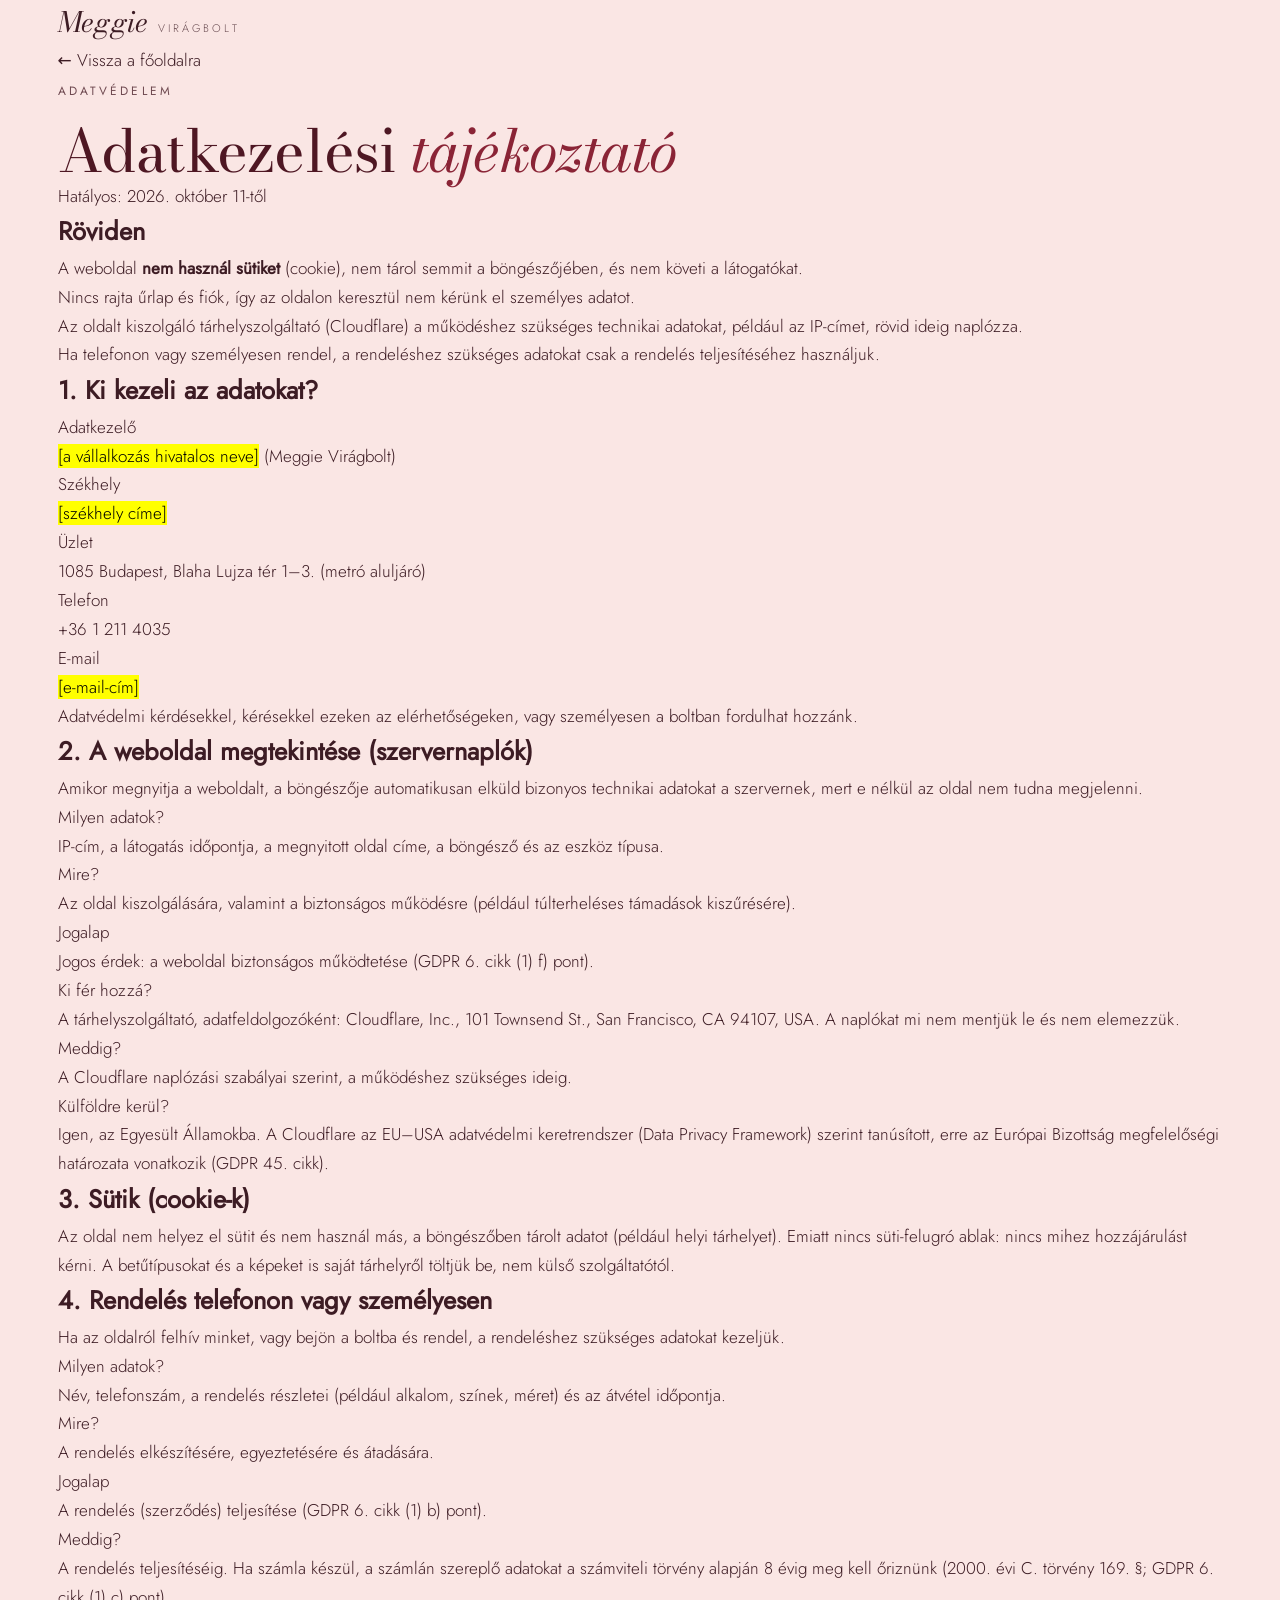
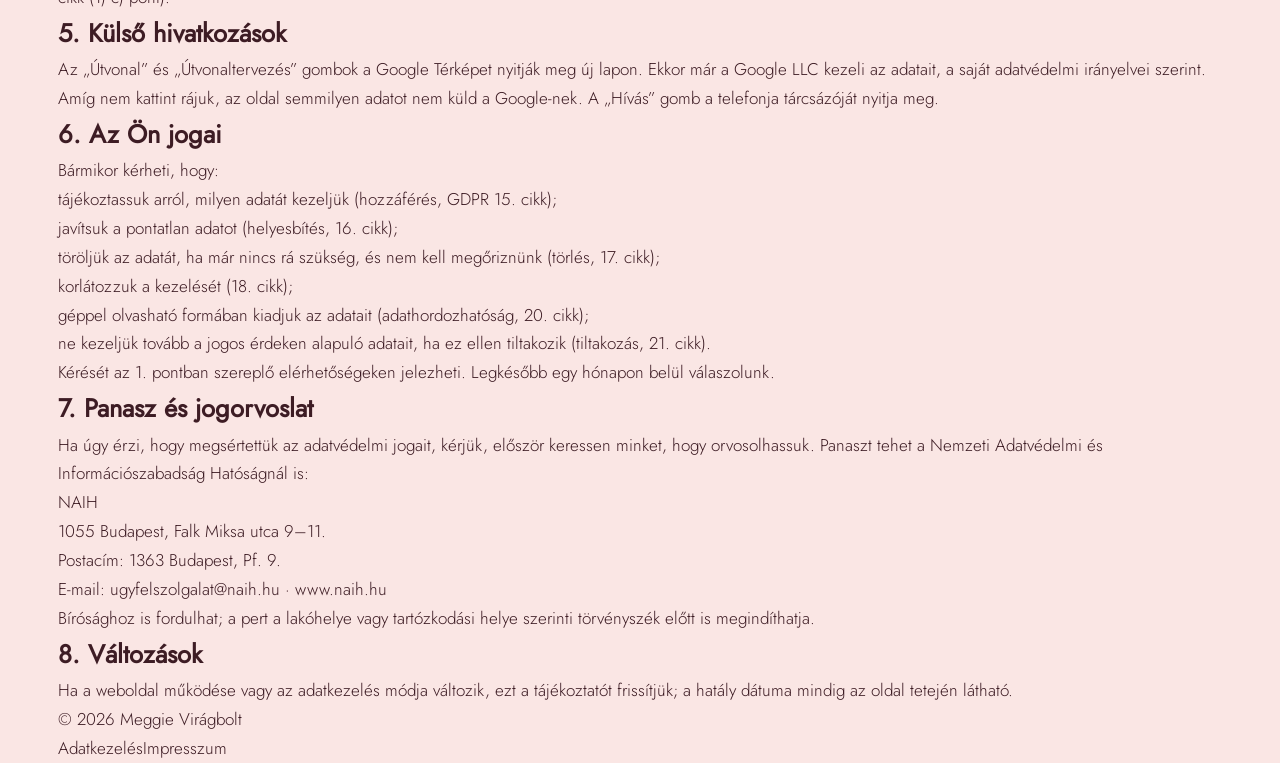
<file: public/adatkezeles.html>
<!DOCTYPE html>
<html lang="hu">
<head>
  <meta charset="utf-8">
  <meta name="viewport" content="width=device-width, initial-scale=1, viewport-fit=cover">
  <title>Adatkezelési tájékoztató · Meggie Virágbolt</title>
  <meta name="description" content="Hogyan kezeli a Meggie Virágbolt a weboldal látogatóinak és a vásárlóknak az adatait.">
  <meta name="theme-color" content="#2a0d14">
  <link rel="canonical" href="https://meggieviragbolt.com/adatkezeles.html">
  <link rel="icon" href="assets/favicon.svg" type="image/svg+xml">
  <link rel="apple-touch-icon" href="assets/apple-touch-icon.png">
  <link rel="stylesheet" href="styles.css?v=5d4866fb">
</head>
<body class="doc">

<header class="doc__head">
  <div class="wrap doc__bar">
    <a class="brand" href="./" aria-label="Meggie Virágbolt – vissza a főoldalra">
      <span class="brand__name">Meggie</span>
      <span class="brand__sub">virágbolt</span>
    </a>
    <a class="doc__back" href="./">← Vissza a főoldalra</a>
  </div>
</header>

<main class="wrap doc__body">
  <p class="label">Adatvédelem</p>
  <h1 class="h2">Adatkezelési <em>tájékoztató</em></h1>
  <p class="doc__meta">Hatályos: 2026. október 11-től</p>

  <div class="doc__summary">
    <h2>Röviden</h2>
    <ul>
      <li>A weboldal <strong>nem használ sütiket</strong> (cookie), nem tárol semmit a böngészőjében, és nem követi a látogatókat.</li>
      <li>Nincs rajta űrlap és fiók, így az oldalon keresztül nem kérünk el személyes adatot.</li>
      <li>Az oldalt kiszolgáló tárhelyszolgáltató (Cloudflare) a működéshez szükséges technikai adatokat, például az IP-címet, rövid ideig naplózza.</li>
      <li>Ha telefonon vagy személyesen rendel, a rendeléshez szükséges adatokat csak a rendelés teljesítéséhez használjuk.</li>
    </ul>
  </div>

  <section>
    <h2>1. Ki kezeli az adatokat?</h2>
    <dl class="doc__facts">
      <div><dt>Adatkezelő</dt><dd><mark class="todo">[a vállalkozás hivatalos neve]</mark> (Meggie Virágbolt)</dd></div>
      <div><dt>Székhely</dt><dd><mark class="todo">[székhely címe]</mark></dd></div>
      <div><dt>Üzlet</dt><dd>1085 Budapest, Blaha Lujza tér 1–3. (metró aluljáró)</dd></div>
      <div><dt>Telefon</dt><dd><a href="tel:+3612114035">+36&nbsp;1&nbsp;211&nbsp;4035</a></dd></div>
      <div><dt>E-mail</dt><dd><mark class="todo">[e-mail-cím]</mark></dd></div>
    </dl>
    <p>Adatvédelmi kérdésekkel, kérésekkel ezeken az elérhetőségeken, vagy személyesen a boltban fordulhat hozzánk.</p>
  </section>

  <section>
    <h2>2. A weboldal megtekintése (szervernaplók)</h2>
    <p>Amikor megnyitja a weboldalt, a böngészője automatikusan elküld bizonyos technikai adatokat a szervernek, mert e nélkül az oldal nem tudna megjelenni.</p>
    <dl class="doc__facts">
      <div><dt>Milyen adatok?</dt><dd>IP-cím, a látogatás időpontja, a megnyitott oldal címe, a böngésző és az eszköz típusa.</dd></div>
      <div><dt>Mire?</dt><dd>Az oldal kiszolgálására, valamint a biztonságos működésre (például túlterheléses támadások kiszűrésére).</dd></div>
      <div><dt>Jogalap</dt><dd>Jogos érdek: a weboldal biztonságos működtetése (GDPR 6. cikk (1) f) pont).</dd></div>
      <div><dt>Ki fér hozzá?</dt><dd>A tárhelyszolgáltató, adatfeldolgozóként: Cloudflare, Inc., 101 Townsend St., San Francisco, CA 94107, USA. A naplókat mi nem mentjük le és nem elemezzük.</dd></div>
      <div><dt>Meddig?</dt><dd>A Cloudflare naplózási szabályai szerint, a működéshez szükséges ideig.</dd></div>
      <div><dt>Külföldre kerül?</dt><dd>Igen, az Egyesült Államokba. A Cloudflare az EU–USA adatvédelmi keretrendszer (Data Privacy Framework) szerint tanúsított, erre az Európai Bizottság megfelelőségi határozata vonatkozik (GDPR 45. cikk).</dd></div>
    </dl>
  </section>

  <section>
    <h2>3. Sütik (cookie-k)</h2>
    <p>Az oldal nem helyez el sütit és nem használ más, a böngészőben tárolt adatot (például helyi tárhelyet). Emiatt nincs süti-felugró ablak: nincs mihez hozzájárulást kérni. A betűtípusokat és a képeket is saját tárhelyről töltjük be, nem külső szolgáltatótól.</p>
  </section>

  <section>
    <h2>4. Rendelés telefonon vagy személyesen</h2>
    <p>Ha az oldalról felhív minket, vagy bejön a boltba és rendel, a rendeléshez szükséges adatokat kezeljük.</p>
    <dl class="doc__facts">
      <div><dt>Milyen adatok?</dt><dd>Név, telefonszám, a rendelés részletei (például alkalom, színek, méret) és az átvétel időpontja.</dd></div>
      <div><dt>Mire?</dt><dd>A rendelés elkészítésére, egyeztetésére és átadására.</dd></div>
      <div><dt>Jogalap</dt><dd>A rendelés (szerződés) teljesítése (GDPR 6. cikk (1) b) pont).</dd></div>
      <div><dt>Meddig?</dt><dd>A rendelés teljesítéséig. Ha számla készül, a számlán szereplő adatokat a számviteli törvény alapján 8 évig meg kell őriznünk (2000. évi C. törvény 169. §; GDPR 6. cikk (1) c) pont).</dd></div>
    </dl>
  </section>

  <section>
    <h2>5. Külső hivatkozások</h2>
    <p>Az „Útvonal” és „Útvonaltervezés” gombok a Google Térképet nyitják meg új lapon. Ekkor már a Google LLC kezeli az adatait, a saját <a href="https://policies.google.com/privacy?hl=hu" target="_blank" rel="noopener">adatvédelmi irányelvei</a> szerint. Amíg nem kattint rájuk, az oldal semmilyen adatot nem küld a Google-nek. A „Hívás” gomb a telefonja tárcsázóját nyitja meg.</p>
  </section>

  <section>
    <h2>6. Az Ön jogai</h2>
    <p>Bármikor kérheti, hogy:</p>
    <ul class="doc__list">
      <li>tájékoztassuk arról, milyen adatát kezeljük (hozzáférés, GDPR 15. cikk);</li>
      <li>javítsuk a pontatlan adatot (helyesbítés, 16. cikk);</li>
      <li>töröljük az adatát, ha már nincs rá szükség, és nem kell megőriznünk (törlés, 17. cikk);</li>
      <li>korlátozzuk a kezelését (18. cikk);</li>
      <li>géppel olvasható formában kiadjuk az adatait (adathordozhatóság, 20. cikk);</li>
      <li>ne kezeljük tovább a jogos érdeken alapuló adatait, ha ez ellen tiltakozik (tiltakozás, 21. cikk).</li>
    </ul>
    <p>Kérését az 1. pontban szereplő elérhetőségeken jelezheti. Legkésőbb egy hónapon belül válaszolunk.</p>
  </section>

  <section>
    <h2>7. Panasz és jogorvoslat</h2>
    <p>Ha úgy érzi, hogy megsértettük az adatvédelmi jogait, kérjük, először keressen minket, hogy orvosolhassuk. Panaszt tehet a Nemzeti Adatvédelmi és Információszabadság Hatóságnál is:</p>
    <dl class="doc__facts">
      <div><dt>NAIH</dt><dd>1055 Budapest, Falk Miksa utca 9–11.<br>Postacím: 1363 Budapest, Pf. 9.<br>E-mail: <a href="mailto:ugyfelszolgalat@naih.hu">ugyfelszolgalat@naih.hu</a> · <a href="https://www.naih.hu" target="_blank" rel="noopener">www.naih.hu</a></dd></div>
    </dl>
    <p>Bírósághoz is fordulhat; a pert a lakóhelye vagy tartózkodási helye szerinti törvényszék előtt is megindíthatja.</p>
  </section>

  <section>
    <h2>8. Változások</h2>
    <p>Ha a weboldal működése vagy az adatkezelés módja változik, ezt a tájékoztatót frissítjük; a hatály dátuma mindig az oldal tetején látható.</p>
  </section>
</main>

<footer class="doc__foot">
  <div class="wrap doc__bar">
    <span>© 2026 Meggie Virágbolt</span>
    <nav aria-label="Jogi információk"><a href="adatkezeles.html" aria-current="page">Adatkezelés</a><a href="impresszum.html">Impresszum</a></nav>
  </div>
</footer>

</body>
</html>
</file>
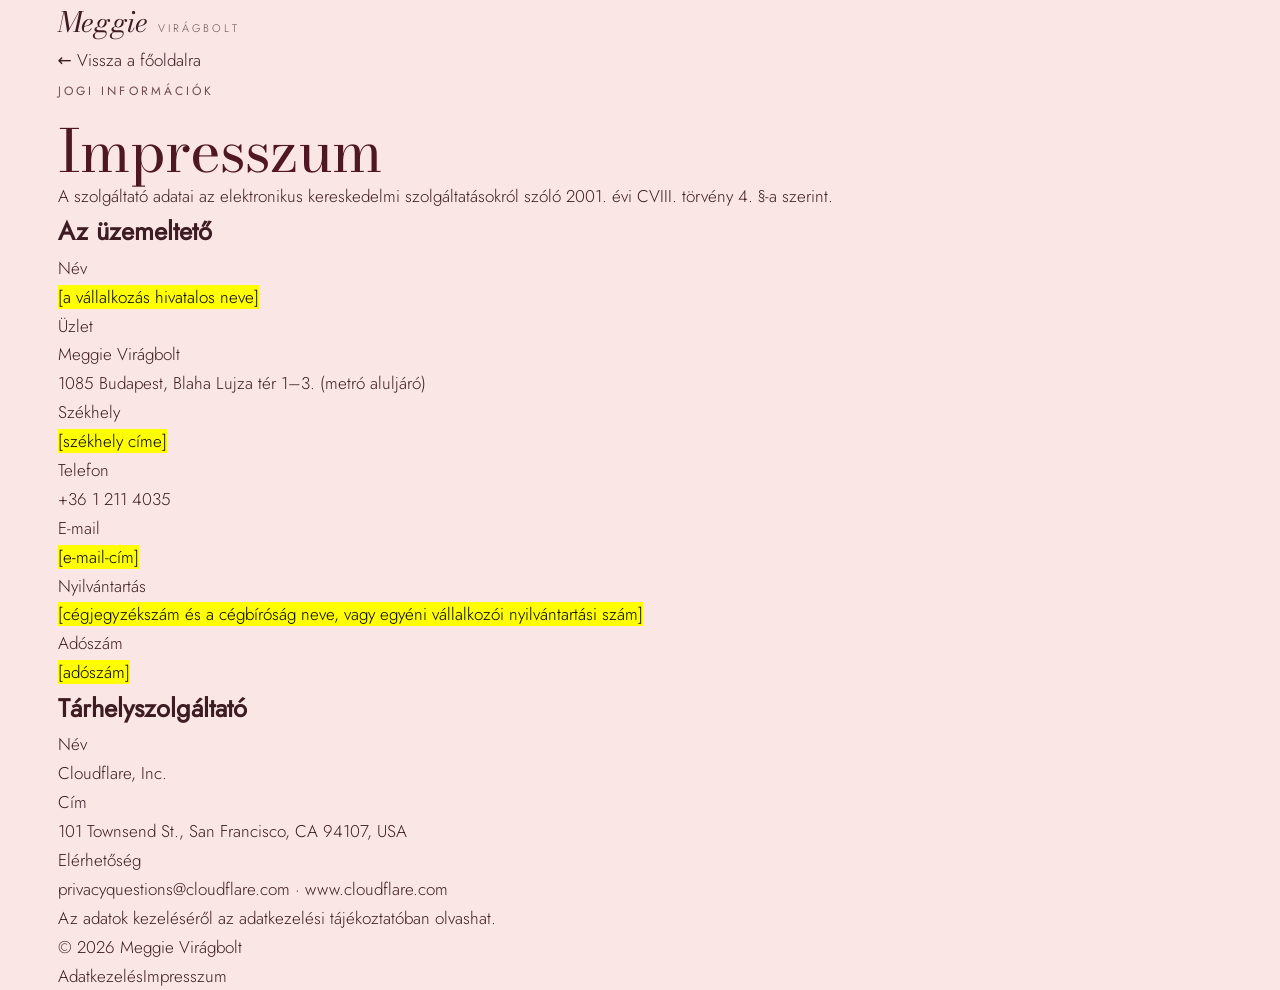
<file: public/impresszum.html>
<!DOCTYPE html>
<html lang="hu">
<head>
  <meta charset="utf-8">
  <meta name="viewport" content="width=device-width, initial-scale=1, viewport-fit=cover">
  <title>Impresszum · Meggie Virágbolt</title>
  <meta name="description" content="A Meggie Virágbolt weboldalának üzemeltetője és tárhelyszolgáltatója.">
  <meta name="theme-color" content="#2a0d14">
  <link rel="canonical" href="https://meggieviragbolt.com/impresszum.html">
  <link rel="icon" href="assets/favicon.svg" type="image/svg+xml">
  <link rel="apple-touch-icon" href="assets/apple-touch-icon.png">
  <link rel="stylesheet" href="styles.css?v=5d4866fb">
</head>
<body class="doc">

<header class="doc__head">
  <div class="wrap doc__bar">
    <a class="brand" href="./" aria-label="Meggie Virágbolt – vissza a főoldalra">
      <span class="brand__name">Meggie</span>
      <span class="brand__sub">virágbolt</span>
    </a>
    <a class="doc__back" href="./">← Vissza a főoldalra</a>
  </div>
</header>

<main class="wrap doc__body">
  <p class="label">Jogi információk</p>
  <h1 class="h2">Impresszum</h1>
  <p class="doc__meta">A szolgáltató adatai az elektronikus kereskedelmi szolgáltatásokról szóló 2001. évi CVIII. törvény 4. §-a szerint.</p>

  <section>
    <h2>Az üzemeltető</h2>
    <dl class="doc__facts">
      <div><dt>Név</dt><dd><mark class="todo">[a vállalkozás hivatalos neve]</mark></dd></div>
      <div><dt>Üzlet</dt><dd>Meggie Virágbolt<br>1085 Budapest, Blaha Lujza tér 1–3. (metró aluljáró)</dd></div>
      <div><dt>Székhely</dt><dd><mark class="todo">[székhely címe]</mark></dd></div>
      <div><dt>Telefon</dt><dd><a href="tel:+3612114035">+36&nbsp;1&nbsp;211&nbsp;4035</a></dd></div>
      <div><dt>E-mail</dt><dd><mark class="todo">[e-mail-cím]</mark></dd></div>
      <div><dt>Nyilvántartás</dt><dd><mark class="todo">[cégjegyzékszám és a cégbíróság neve, vagy egyéni vállalkozói nyilvántartási szám]</mark></dd></div>
      <div><dt>Adószám</dt><dd><mark class="todo">[adószám]</mark></dd></div>
    </dl>
  </section>

  <section>
    <h2>Tárhelyszolgáltató</h2>
    <dl class="doc__facts">
      <div><dt>Név</dt><dd>Cloudflare, Inc.</dd></div>
      <div><dt>Cím</dt><dd>101 Townsend St., San Francisco, CA 94107, USA</dd></div>
      <div><dt>Elérhetőség</dt><dd><a href="mailto:privacyquestions@cloudflare.com">privacyquestions@cloudflare.com</a> · <a href="https://www.cloudflare.com" target="_blank" rel="noopener">www.cloudflare.com</a></dd></div>
    </dl>
  </section>

  <section>
    <p>Az adatok kezeléséről az <a href="adatkezeles.html">adatkezelési tájékoztatóban</a> olvashat.</p>
  </section>
</main>

<footer class="doc__foot">
  <div class="wrap doc__bar">
    <span>© 2026 Meggie Virágbolt</span>
    <nav aria-label="Jogi információk"><a href="adatkezeles.html">Adatkezelés</a><a href="impresszum.html" aria-current="page">Impresszum</a></nav>
  </div>
</footer>

</body>
</html>
</file>
<file: styles.css>
/* ==========================================================
   Meggie Virágbolt – stíluslap
   Márkaszín: meggypiros (a „Meggie” név a meggyre rímel)
   ========================================================== */

:root {
  /* Egyetlen színcsalád: meggy – bor, meggypiros, rózsa, hamvas púder */
  --ivory: #f7ece6;      /* alap háttér, és világos szöveg sötét háttéren */
  --paper: #fbf4f0;      /* világosabb háttér */
  --ink: #3d1c24;        /* szöveg: mély szilvabarna fekete helyett */
  --ink-2: #6f4a51;
  --muted: #a3868a;
  --line: rgba(61, 28, 36, .14);
  --line-light: rgba(251, 238, 232, .18);
  --wine: #4e1723;       /* sötét háttér fekete helyett */
  --wine-2: #6a2233;
  --cherry: #8a2436;     /* kiemelőszín */
  --cherry-2: #b0485a;
  --rose: #d99ea0;
  --blush: #efcfc6;
  --sage: #9aa894;
  --gold: #b39562;

  --serif: "Bodoni Moda", "Didot", "Bodoni 72", "Playfair Display", Georgia, serif;
  --sans: "Jost", "Futura", "Century Gothic", system-ui, sans-serif;

  --wrap: 1320px;
  --gutter: clamp(16px, 4.5vw, 64px);
  --ease: cubic-bezier(.19, 1, .22, 1);
  --ease-soft: cubic-bezier(.4, 0, .2, 1);
}

*, *::before, *::after { box-sizing: border-box; }
html { scroll-behavior: smooth; scroll-padding-top: 96px; -webkit-text-size-adjust: 100%; -webkit-tap-highlight-color: transparent; }
body {
  margin: 0;
  background: var(--ivory);
  color: var(--ink);
  font: 300 17px/1.7 var(--sans);
  -webkit-font-smoothing: antialiased;
  overflow-x: hidden;
}
img, svg { display: block; max-width: 100%; }
a { color: inherit; text-decoration: none; }
button { font: inherit; color: inherit; }
h1, h2, h3, p, ul, ol, dl, dd, figure { margin: 0; padding: 0; }
ul, ol { list-style: none; }
em { font-style: italic; }
::selection { background: var(--cherry); color: var(--ivory); }
:focus-visible { outline: 1px solid currentColor; outline-offset: 4px; }

.wrap { max-width: var(--wrap); margin: 0 auto; padding: 0 var(--gutter); }
.skip { position: absolute; left: -999px; top: 8px; z-index: 200; background: var(--wine); color: var(--ivory); padding: 10px 16px; }
.skip:focus { left: 8px; }

/* Finom filmszemcse az egész oldalon */
.grain {
  position: fixed; inset: -50%; z-index: 90; pointer-events: none; opacity: .07;
  background-image: url("data:image/svg+xml,%3Csvg xmlns='http://www.w3.org/2000/svg' width='220' height='220'%3E%3Cfilter id='n'%3E%3CfeTurbulence type='fractalNoise' baseFrequency='.85' numOctaves='3' stitchTiles='stitch'/%3E%3C/filter%3E%3Crect width='100%25' height='100%25' filter='url(%23n)'/%3E%3C/svg%3E");
  animation: grain 1.2s steps(6) infinite;
}
@keyframes grain {
  0% { transform: translate(0, 0); } 20% { transform: translate(-3%, 2%); } 40% { transform: translate(2%, -3%); }
  60% { transform: translate(-2%, -1%); } 80% { transform: translate(3%, 3%); } 100% { transform: translate(0, 0); }
}

/* ---------- Tipográfia ---------- */
.label {
  font: 400 12px/1.7 var(--sans); letter-spacing: .28em; text-transform: uppercase;
  color: var(--ink-2); display: inline-flex; align-items: center; gap: 14px;
}
.label .num { font-family: var(--serif); font-style: italic; letter-spacing: 0; font-size: 15px; color: var(--cherry); text-transform: none; }
.h2 {
  font: 400 clamp(44px, 6.6vw, 104px)/.98 var(--serif);
  letter-spacing: -.02em; margin-top: 26px;
}
.h2 em { color: var(--cherry); }
.note { font-size: 14px; color: var(--muted); max-width: 380px; line-height: 1.6; }

.head { display: flex; justify-content: space-between; align-items: flex-end; gap: 40px; flex-wrap: wrap; margin-bottom: clamp(44px, 6vw, 80px); }

/* ---------- Gombok, linkek ---------- */
.btn {
  display: inline-flex; align-items: center; justify-content: center;
  height: 58px; padding: 0 34px; border-radius: 999px;
  font: 400 13px var(--sans); letter-spacing: .18em; text-transform: uppercase;
  position: relative; overflow: hidden; isolation: isolate;
  transition: color .6s var(--ease);
}
.btn::before {
  content: ""; position: absolute; inset: 0; z-index: -1; border-radius: inherit;
  background: var(--cherry); transform: translateY(101%); transition: transform .6s var(--ease);
}
.btn--light { background: var(--ivory); color: var(--ink); }
.btn--dark { background: var(--wine); color: var(--ivory); }
.btn--block { width: 100%; }

.link-arrow {
  display: inline-flex; align-items: center; gap: 14px;
  font: 400 13px var(--sans); letter-spacing: .18em; text-transform: uppercase;
  padding-bottom: 6px; background: linear-gradient(currentColor, currentColor) 0 100% / 100% 1px no-repeat;
  transition: background-size .6s var(--ease);
}
.link-arrow::after { content: "→"; letter-spacing: 0; transition: transform .6s var(--ease); }

.circle {
  width: 56px; height: 56px; border-radius: 50%;
  border: 1px solid var(--line); background: transparent; cursor: pointer;
  font-size: 18px; transition: background .4s var(--ease-soft), color .4s var(--ease-soft), border-color .4s;
}

.dot { width: 7px; height: 7px; border-radius: 50%; background: var(--muted); flex: none; display: inline-block; }
.dot.is-open { background: #8fae86; animation: pulse 2.6s infinite; }
.dot.is-closed { background: var(--cherry-2); }
@keyframes pulse {
  0% { box-shadow: 0 0 0 0 rgba(143, 174, 134, .5); }
  70% { box-shadow: 0 0 0 10px rgba(143, 174, 134, 0); }
  100% { box-shadow: 0 0 0 0 rgba(143, 174, 134, 0); }
}

/* ---------- Fejléc ---------- */
.nav {
  position: fixed; inset: 0 0 auto; z-index: 60; color: var(--ivory);
  transition: background .6s var(--ease-soft), color .6s var(--ease-soft), transform .6s var(--ease);
}
.nav.is-solid { background: rgba(251, 238, 232, .9); color: var(--ink); backdrop-filter: blur(16px); -webkit-backdrop-filter: blur(16px); box-shadow: 0 1px 0 var(--line); }
.nav.is-hidden { transform: translateY(-100%); }
.nav__inner { max-width: var(--wrap); margin: 0 auto; padding: calc(20px + env(safe-area-inset-top)) max(var(--gutter), env(safe-area-inset-right)) 20px max(var(--gutter), env(safe-area-inset-left)); display: flex; align-items: center; gap: 40px; }
.brand { display: flex; align-items: baseline; gap: 10px; padding: 8px 0; }
.brand__name { font: italic 400 28px/1 var(--serif); letter-spacing: -.01em; }
.brand__sub { font-size: 11px; letter-spacing: .28em; text-transform: uppercase; opacity: .7; }
.nav__links { display: flex; gap: 34px; margin-left: auto; }
.nav__links a, .nav__phone {
  font-size: 12px; letter-spacing: .2em; text-transform: uppercase; position: relative; padding: 6px 0;
}
.nav__links a::after, .nav__phone::after {
  content: ""; position: absolute; left: 0; right: 0; bottom: 0; height: 1px; background: currentColor;
  transform: scaleX(0); transform-origin: right; transition: transform .6s var(--ease);
}
.nav__links a:hover::after, .nav__links a.is-current::after, .nav__phone:hover::after { transform: scaleX(1); transform-origin: left; }
.nav__phone { padding-left: 34px; border-left: 1px solid currentColor; border-left-color: color-mix(in srgb, currentColor 30%, transparent); letter-spacing: .12em; }

.nav__toggle { display: none; margin-left: auto; width: 46px; height: 46px; border: 0; background: transparent; cursor: pointer; position: relative; }
.nav__toggle span { position: absolute; left: 10px; right: 10px; height: 1px; background: currentColor; transition: transform .5s var(--ease), top .5s var(--ease); }
.nav__toggle span:first-child { top: 19px; }
.nav__toggle span:last-child { top: 27px; }
.nav__toggle[aria-expanded="true"] span:first-child { top: 23px; transform: rotate(45deg); }
.nav__toggle[aria-expanded="true"] span:last-child { top: 23px; transform: rotate(-45deg); }

.menu {
  position: fixed; inset: 0; z-index: 55; background: linear-gradient(170deg, var(--wine-2), var(--wine) 60%); color: var(--ivory);
  display: flex; flex-direction: column; justify-content: space-between;
  padding: calc(110px + env(safe-area-inset-top)) max(var(--gutter), env(safe-area-inset-right)) calc(36px + env(safe-area-inset-bottom)) max(var(--gutter), env(safe-area-inset-left));
  overflow-y: auto; overscroll-behavior: contain; gap: 40px;
  animation: menuIn .7s var(--ease);
}
.menu[hidden] { display: none; }
@keyframes menuIn { from { clip-path: inset(0 0 100% 0); } to { clip-path: inset(0 0 0 0); } }
.menu__links { display: flex; flex-direction: column; }
.menu__links a { font: 400 44px/1.25 var(--serif); display: flex; align-items: baseline; gap: 18px; padding: 6px 0; border-bottom: 1px solid var(--line-light); }
.menu__links small { font: italic 14px var(--serif); color: var(--blush); }
.menu__foot { display: flex; flex-direction: column; gap: 8px; font-size: 14px; letter-spacing: .08em; color: rgba(251, 238, 232, .7); }
.menu__foot a { font: italic 26px var(--serif); color: var(--ivory); letter-spacing: 0; }

/* ---------- Hero ---------- */
.hero {
  position: relative; min-height: 100vh; min-height: 100svh;
  background:
    radial-gradient(55% 55% at 74% 40%, rgba(217, 158, 160, .26), transparent 70%),
    radial-gradient(45% 45% at 12% 85%, rgba(176, 72, 90, .28), transparent 70%),
    linear-gradient(165deg, var(--wine-2) 0%, var(--wine) 55%, #43131e 100%);
  color: var(--ivory); overflow: hidden;
  display: flex; flex-direction: column;
}
/* Lágy átmenet a hero aljáról a világos részbe – nincs éles vágás */
.hero::after {
  content: ""; display: block; flex: none; height: clamp(90px, 12vw, 160px);
  background: linear-gradient(180deg, rgba(247, 236, 230, 0), var(--ivory));
}
.hero__inner {
  position: relative; z-index: 2; flex: 1;
  width: 100%; max-width: var(--wrap); margin: 0 auto;
  padding: 150px var(--gutter) 40px;
  display: flex; flex-direction: column; justify-content: flex-end;
}
.hero__label { color: rgba(251, 238, 232, .7); }
.hero__title {
  font: italic 400 clamp(80px, 25vw, 360px)/.8 var(--serif);
  letter-spacing: -.045em; margin: 24px 0 8px -0.04em;
}
.hero__title .line { display: block; overflow: hidden; padding: 0 .06em .24em 0; }
.hero__title .line > span { display: inline-block; }
.hero__bottom { display: flex; justify-content: space-between; align-items: flex-end; gap: 40px; flex-wrap: wrap; }
.hero__lead { max-width: 480px; font-size: clamp(16px, 1.3vw, 19px); color: rgba(251, 238, 232, .78); }
.hero__actions { display: flex; align-items: center; gap: 34px; flex-wrap: wrap; }
.hero__meta {
  position: relative; z-index: 2; width: 100%; max-width: var(--wrap); margin: 0 auto;
  padding: 22px var(--gutter) 28px; display: flex; gap: 44px; flex-wrap: wrap;
  font-size: 12px; letter-spacing: .16em; text-transform: uppercase; color: rgba(251, 238, 232, .65);
  border-top: 1px solid var(--line-light);
}
.hero__meta li { display: inline-flex; align-items: center; gap: 12px; }
.hero__meta a { padding: 12px 0; margin: -12px 0; }

.hero__bouquet { position: absolute; inset: 0; z-index: 1; pointer-events: none; }
.bloom-slot { position: absolute; will-change: transform; }
.bloom-slot svg { width: 100%; height: 100%; overflow: visible; }
.hero .b1 { width: min(40vw, 560px); aspect-ratio: 1; right: -3vw; top: 5vh; }
.hero .b2 { width: min(26vw, 360px); aspect-ratio: 1; right: 26vw; top: 18vh; }
.hero .b3 { width: min(17vw, 240px); aspect-ratio: 1; right: 1vw; top: 34vh; }
.hero .b4 { width: min(15vw, 200px); aspect-ratio: 1; right: 36vw; top: 5vh; opacity: .9; }
.hero .b5 { width: min(9vw, 120px); aspect-ratio: 1; right: 22vw; top: 60vh; }
.hero .b6 { width: min(24vw, 320px); aspect-ratio: 1; right: 20vw; top: 34vh; opacity: .75; }
.hero .b7 { width: min(20vw, 260px); aspect-ratio: 1; right: 2vw; top: 0; opacity: .55; transform: scaleX(-1); }
.spin { transform-origin: 50% 50%; animation: spin 90s linear infinite; will-change: transform; }
.spin.rev { animation-direction: reverse; animation-duration: 120s; }
@keyframes spin { to { transform: rotate(360deg); } }
.breathe { transform-origin: 50% 50%; animation: breathe 9s ease-in-out infinite alternate; }
@keyframes breathe { from { transform: scale(.97); } to { transform: scale(1.03); } }

/* ---------- Belépő animációk ---------- */
[data-anim] { opacity: 0; transform: translateY(40px); transition: opacity 1.4s var(--ease), transform 1.4s var(--ease); }
.hero__title [data-anim] { opacity: 1; transform: translateY(105%); transition: transform 1.6s var(--ease); }
.is-loaded [data-anim] { opacity: 1; transform: none; }
.reveal { opacity: 0; transform: translateY(36px); transition: opacity 1.3s var(--ease), transform 1.3s var(--ease); }
.reveal.is-in { opacity: 1; transform: none; }
.no-js [data-anim], .no-js .reveal { opacity: 1; transform: none; }

/* ---------- Szekciók ---------- */
.section { padding: clamp(100px, 13vw, 190px) 0; }

/* 01 Bemutatkozás */
.statement {
  font: 400 clamp(30px, 3.9vw, 60px)/1.18 var(--serif); letter-spacing: -.015em;
  margin-top: 40px; max-width: 1180px; text-indent: 12%;
}
.statement em { color: var(--cherry); }
.facts3 { display: grid; grid-template-columns: repeat(3, 1fr); margin-top: clamp(70px, 9vw, 130px); border-top: 1px solid var(--line); }
.fact3 { padding: 34px 40px 0 0; }
.fact3 + .fact3 { padding-left: 40px; border-left: 1px solid var(--line); }
.fact3__big { font: 400 clamp(52px, 5.4vw, 84px)/1 var(--serif); letter-spacing: -.03em; display: flex; align-items: baseline; gap: 12px; }
.fact3__big em { font-size: .36em; color: var(--cherry); letter-spacing: 0; }
.fact3 p { margin-top: 18px; color: var(--ink-2); font-size: 15px; max-width: 280px; }

/* 02 Kollekció */
.collection { background: linear-gradient(180deg, var(--ivory), var(--paper) 280px); padding-bottom: clamp(80px, 9vw, 130px); }
.tabs { display: flex; flex-wrap: wrap; gap: 6px 28px; }
.tabs button {
  border: 0; background: none; cursor: pointer; padding: 14px 0;
  font-size: 12px; letter-spacing: .2em; text-transform: uppercase; color: var(--muted);
  position: relative; transition: color .4s;
}
.tabs button::after { content: ""; position: absolute; left: 0; right: 0; bottom: 8px; height: 1px; background: var(--ink); transform: scaleX(0); transition: transform .6s var(--ease); }
.tabs button.is-active { color: var(--ink); }
.tabs button.is-active::after { transform: scaleX(1); }

.rail {
  display: grid; grid-auto-flow: column; grid-auto-columns: clamp(270px, 27vw, 400px);
  gap: clamp(16px, 2vw, 28px); overflow-x: auto; scroll-snap-type: x mandatory;
  padding: 0 max(var(--gutter), calc((100% - var(--wrap)) / 2 + var(--gutter)));
  scroll-padding-inline: max(var(--gutter), calc((100% - var(--wrap)) / 2 + var(--gutter)));
  -webkit-overflow-scrolling: touch; overscroll-behavior-x: contain;
  scrollbar-width: none; cursor: grab; outline: none;
}
.rail::-webkit-scrollbar { display: none; }
.rail.is-drag { cursor: grabbing; scroll-snap-type: none; user-select: none; -webkit-user-select: none; }
.rail.is-drag .card { pointer-events: none; }
.card { scroll-snap-align: start; animation: cardIn .9s var(--ease) both; }
@keyframes cardIn { from { opacity: 0; transform: translateY(24px); } }
.card__art {
  position: relative; aspect-ratio: 3 / 4; overflow: hidden; border-radius: 2px;
  display: grid; place-items: center;
}
.card__art .bloom-wrap { width: 78%; aspect-ratio: 1; transition: transform 1.4s var(--ease); }
.card__art svg { width: 100%; height: 100%; overflow: visible; }
.card__cat {
  position: absolute; top: 18px; left: 18px;
  font-size: 11px; letter-spacing: .22em; text-transform: uppercase; color: rgba(61, 28, 36, .65);
}
.card__idx { position: absolute; top: 16px; right: 18px; font: italic 15px var(--serif); color: rgba(61, 28, 36, .5); }
.card__body { padding: 22px 2px 0; display: grid; grid-template-columns: 1fr auto; gap: 6px 16px; align-items: baseline; }
.card__title { font: 400 28px/1.1 var(--serif); letter-spacing: -.01em; }
.card__price { font: 400 19px var(--serif); white-space: nowrap; }
.card__price small { font: 300 12px var(--sans); color: var(--muted); }
.card__desc { grid-column: 1 / -1; font-size: 14px; color: var(--ink-2); line-height: 1.6; }
.rail__foot { display: flex; justify-content: space-between; align-items: center; gap: 30px; margin-top: 44px; flex-wrap: wrap; }
.rail__nav { display: flex; gap: 10px; }

/* 03 Árlista */
.prices {
  --fade: clamp(110px, 14vw, 200px);
  padding: calc(var(--fade) + clamp(60px, 7vw, 100px)) 0;
  background:
    radial-gradient(50% 40% at 100% 30%, rgba(217, 158, 160, .18), transparent 70%),
    radial-gradient(40% 30% at 0% 75%, rgba(176, 72, 90, .22), transparent 70%),
    linear-gradient(180deg, var(--paper) 0, var(--wine) var(--fade), var(--wine) calc(100% - var(--fade)), var(--ivory) 100%);
  color: var(--ivory);
}
.prices .label { color: rgba(251, 238, 232, .6); }
.prices .label .num, .prices .h2 em { color: var(--blush); }
.prices .note { color: rgba(251, 238, 232, .55); }
.pricelist { display: grid; grid-template-columns: repeat(2, 1fr); gap: 70px clamp(40px, 7vw, 120px); }
.pgroup h3 {
  font: italic 400 30px var(--serif); color: var(--blush);
  display: flex; justify-content: space-between; align-items: baseline;
  padding-bottom: 16px; border-bottom: 1px solid var(--line-light); margin-bottom: 6px;
}
.pgroup h3 small { font: 300 11px var(--sans); font-style: normal; letter-spacing: .2em; text-transform: uppercase; color: rgba(251, 238, 232, .45); }
.prow { display: flex; align-items: baseline; gap: 14px; padding: 15px 0; border-bottom: 1px solid rgba(251, 238, 232, .06); font-size: 16px; }
.prow__name { flex: 0 1 auto; }
.prow__dots { flex: 1; min-width: 20px; border-bottom: 1px dotted rgba(251, 238, 232, .25); transform: translateY(-5px); }
.prow__price { flex: none; font: 400 20px var(--serif); white-space: nowrap; }

/* 04 Alkalmak */
.occasions { position: relative; }
.occ-list { border-top: 1px solid var(--cherry); }
.occ {
  display: grid; grid-template-columns: 70px 1.2fr 1fr 180px; gap: 30px; align-items: baseline;
  padding: 38px 0; border-bottom: 1px solid var(--line); position: relative;
  transition: padding .7s var(--ease), color .5s;
}
.occ::before {
  content: ""; position: absolute; inset: 0 calc(var(--gutter) * -1); z-index: -1;
  background: var(--paper); transform: scaleY(0); transform-origin: bottom; transition: transform .7s var(--ease);
}
.occ__num { font: italic 18px var(--serif); color: var(--cherry); }
.occ__title { font: 400 clamp(30px, 3.3vw, 48px)/1.05 var(--serif); letter-spacing: -.015em; }
.occ__desc { color: var(--ink-2); font-size: 15px; max-width: 380px; }
.occ__price { text-align: right; font-size: 12px; letter-spacing: .2em; text-transform: uppercase; color: var(--ink-2); }
.cursor-bloom {
  position: fixed; left: 0; top: 0; z-index: 5; width: 260px; height: 260px; pointer-events: none;
  opacity: 0; transform: translate(-50%, -50%) scale(.6); transition: opacity .5s var(--ease-soft), transform .8s var(--ease);
}
.cursor-bloom.is-on { opacity: 1; transform: translate(-50%, -50%) scale(1); }
.cursor-bloom svg { width: 100%; height: 100%; overflow: visible; }

.steps { display: grid; grid-template-columns: repeat(3, 1fr); gap: 30px; margin-top: clamp(80px, 9vw, 130px); }
.steps li { display: flex; gap: 22px; align-items: flex-start; }
.steps li > span {
  flex: none; width: 46px; height: 46px; border-radius: 50%; border: 1px solid var(--line);
  display: grid; place-items: center; font: italic 18px var(--serif); color: var(--cherry);
}
.steps h3 { font: 400 24px/1.2 var(--serif); margin: 8px 0 8px; }
.steps p { font-size: 15px; color: var(--ink-2); }

/* A bolt fotója */
.store { background: linear-gradient(180deg, var(--ivory), var(--paper) 45%, var(--ivory)); padding: clamp(90px, 11vw, 160px) 0; }
.store__grid { display: grid; grid-template-columns: 5fr 6fr; gap: clamp(40px, 8vw, 130px); align-items: center; }
.store__photo {
  position: relative; aspect-ratio: 384 / 510; overflow: hidden;
  background: linear-gradient(160deg, var(--wine-2), var(--wine));
}
.store__photo img { width: 100%; height: 100%; object-fit: cover; transform: scale(1.12); transition: transform 2.2s var(--ease); }
.store__photo.is-in img { transform: scale(1); }
.store__placeholder { display: none; }
.store__photo.is-empty .store__placeholder { display: block; position: absolute; inset: 12%; }
.store__text p:not(.label) { margin: 34px 0 40px; max-width: 460px; color: var(--ink-2); }

/* 05 Elérhetőség */
.contact { padding-top: clamp(100px, 12vw, 170px); }
/* Elérhetőség kártyák */
.ccards { display: grid; grid-template-columns: 1.15fr 1fr 1fr; gap: clamp(14px, 1.6vw, 22px); margin-bottom: clamp(60px, 7vw, 100px); }
.ccard {
  position: relative; display: flex; flex-direction: column; gap: 10px;
  min-height: 220px; padding: clamp(26px, 2.6vw, 38px);
  background: var(--paper); border: 1px solid var(--line); border-radius: 4px;
  transition: transform .8s var(--ease), box-shadow .8s var(--ease), border-color .5s;
}
.ccard__label {
  display: inline-flex; align-items: center; gap: 10px;
  font-size: 11px; letter-spacing: .24em; text-transform: uppercase; color: var(--muted);
}
.ccard__main { margin-top: auto; font: italic 400 clamp(28px, 2.6vw, 40px)/1.1 var(--serif); letter-spacing: -.01em; white-space: nowrap; }
.ccard__sub { font-size: 14px; color: var(--ink-2); }
.ccard__go {
  position: absolute; top: clamp(20px, 2.2vw, 30px); right: clamp(20px, 2.2vw, 30px);
  width: 42px; height: 42px; border-radius: 50%; border: 1px solid var(--line);
  display: grid; place-items: center; font-size: 16px;
  transition: transform .6s var(--ease), background .4s, color .4s;
}
.ccard--wine {
  background:
    radial-gradient(80% 90% at 100% 0%, rgba(217, 158, 160, .28), transparent 60%),
    linear-gradient(150deg, var(--wine-2), var(--wine));
  border-color: transparent; color: var(--ivory);
}
.ccard--wine .ccard__label { color: rgba(251, 238, 232, .65); }
.ccard--wine .ccard__sub { color: rgba(251, 238, 232, .75); }
.ccard--wine .ccard__go { border-color: rgba(251, 238, 232, .3); }
.contact__grid { display: grid; grid-template-columns: 1fr 1fr; gap: clamp(40px, 7vw, 110px); align-items: start; }
.facts { border-top: 1px solid var(--line); }
.facts > div { display: grid; grid-template-columns: 150px 1fr; gap: 20px; padding: 22px 0; border-bottom: 1px solid var(--line); }
.facts dt { font-size: 11px; letter-spacing: .24em; text-transform: uppercase; color: var(--muted); padding-top: 5px; }
.facts dd { font-size: 16px; }
.facts a { background: linear-gradient(var(--cherry), var(--cherry)) 0 100% / 100% 1px no-repeat; }

.hours { margin-top: 50px; }
.hours__head { display: flex; justify-content: space-between; align-items: baseline; gap: 16px; flex-wrap: wrap; margin-bottom: 14px; }
.hours__head h3 { font: italic 400 34px var(--serif); }
.status { display: inline-flex; align-items: center; gap: 10px; font-size: 13px; color: var(--ink-2); }
.hours__list li { display: flex; justify-content: space-between; padding: 12px 0; border-bottom: 1px solid var(--line); font-size: 15px; }
.hours__list li span:last-child { font-family: var(--serif); font-size: 17px; }
.hours__list li.is-today { color: var(--cherry); }
.hours__list li.is-today span:first-child::after { content: " · ma"; font-size: 12px; letter-spacing: .1em; }

.contact__map { position: sticky; top: 100px; display: grid; gap: 14px; }
.mapbox { position: relative; aspect-ratio: 4 / 5; overflow: hidden; }
.mapbox__fallback, .mapbox__fallback svg, .mapbox iframe { position: absolute; inset: 0; width: 100%; height: 100%; }
.mapbox iframe { border: 0; background: var(--ivory); filter: grayscale(.9) sepia(.1) contrast(.95); }
.mapbox__load {
  position: absolute; left: 50%; bottom: 24px; transform: translateX(-50%);
  height: 46px; padding: 0 24px; border-radius: 999px; border: 1px solid var(--line);
  background: rgba(251, 243, 239, .94); cursor: pointer; white-space: nowrap;
  font-size: 12px; letter-spacing: .16em; text-transform: uppercase;
  transition: background .4s, color .4s;
}

/* Lábléc */
.footer {
  --fade: clamp(110px, 14vw, 200px);
  background:
    radial-gradient(50% 40% at 85% 100%, rgba(217, 158, 160, .2), transparent 70%),
    linear-gradient(180deg, var(--ivory) 0, var(--wine) var(--fade), #43131e 100%);
  color: var(--ivory); padding-top: calc(var(--fade) + clamp(40px, 5vw, 70px)); overflow: hidden;
}
.footer__top { display: grid; grid-template-columns: 1.3fr 1fr 1fr; gap: 40px; align-items: start; }
.footer__tag { font: italic 400 clamp(26px, 2.6vw, 38px)/1.2 var(--serif); }
.footer__links { display: grid; gap: 0; font-size: 12px; letter-spacing: .2em; text-transform: uppercase; color: rgba(251, 238, 232, .7); }
.footer__contact { display: grid; gap: 8px; font-size: 15px; color: rgba(251, 238, 232, .7); }
.footer__word {
  font: italic 400 clamp(80px, 30vw, 470px)/.78 var(--serif); letter-spacing: -.05em;
  color: var(--ivory); margin: clamp(50px, 7vw, 100px) 0 0 -.04em; padding: 0 .04em .2em; white-space: nowrap;
  background: linear-gradient(180deg, var(--ivory) 25%, var(--rose));
  -webkit-background-clip: text; background-clip: text; -webkit-text-fill-color: transparent;
}
.footer__bottom {
  display: flex; justify-content: space-between; gap: 20px; flex-wrap: wrap;
  padding: 24px 0 30px; border-top: 1px solid var(--line-light);
  font-size: 12px; letter-spacing: .14em; text-transform: uppercase; color: rgba(251, 238, 232, .5);
}

/* ---------- Reszponzív ---------- */
@media (max-width: 1100px) {
  .nav__links { gap: 22px; }
  .occ { grid-template-columns: 50px 1fr 150px; }
  .occ__desc { grid-column: 2 / 3; grid-row: 2; }
}
@media (max-width: 900px) {
  .nav__links, .nav__phone { display: none; }
  .nav__toggle { display: block; }
  .hero .b1 { width: 92vw; right: -30vw; top: 8vh; }
  .hero .b2 { width: 44vw; right: 42vw; top: 13vh; }
  .hero .b3 { width: 36vw; right: -6vw; top: 44vh; }
  .hero .b4 { width: 26vw; right: 64vw; top: 34vh; }
  .hero .b5, .hero .b7 { display: none; }
  .hero .b6 { width: 40vw; right: 26vw; top: 36vh; }
  .hero__inner { padding-top: 55vh; }
  .facts3, .steps, .contact__grid, .store__grid, .pricelist, .footer__top, .ccards { grid-template-columns: 1fr; }
  .fact3, .fact3 + .fact3 { padding: 30px 0; border-left: 0; }
  .fact3 + .fact3 { border-top: 1px solid var(--line); }
  .statement { text-indent: 0; }
  .contact__map { position: static; }
  .mapbox { aspect-ratio: 4 / 3.4; }
  .store__photo { max-width: 520px; }
}
@media (max-width: 640px) {
  body { font-size: 16px; }
  .hide-sm { display: none !important; }
  .hero__meta { gap: 20px; }
  .hero__actions { gap: 26px; }
  .occ { grid-template-columns: 34px 1fr; gap: 8px 14px; padding: 30px 0; }
  .occ__desc, .occ__price { grid-column: 2; grid-row: auto; text-align: left; }
  .facts > div { grid-template-columns: 1fr; gap: 4px; }
  .prow { font-size: 15px; gap: 10px; }
  .prow__dots { display: none; }
  .prow__name { flex: 1 1 auto; }
  .prow__price { font-size: 18px; }
  .pgroup h3 { font-size: 26px; }
  .rail__foot { margin-top: 30px; }
  .cursor-bloom { display: none; }
}

@media (hover: none) { .cursor-bloom { display: none; } }

/* Hover-effektek csak egeres eszközökön (telefonon ne ragadjanak be érintés után) */
@media (hover: hover) and (pointer: fine) {
  .btn:hover::before { transform: none; }
  .btn--light:hover { color: var(--ivory); }
  .link-arrow:hover { background-size: 0 1px; background-position: 100% 100%; }
  .link-arrow:hover::after { transform: translateX(6px); }
  .circle:hover { background: var(--wine); color: var(--ivory); border-color: var(--wine); }
  .card:hover .card__art .bloom-wrap { transform: scale(1.08) rotate(-8deg); }
  .occ:hover::before { transform: none; }
  .occ:hover { padding-left: 18px; }
  a.ccard:hover { transform: translateY(-4px); box-shadow: 0 24px 50px -30px rgba(78, 23, 35, .45); border-color: rgba(138, 36, 54, .3); }
  a.ccard:hover .ccard__go { transform: rotate(-45deg); background: var(--cherry); color: var(--ivory); border-color: var(--cherry); }
  a.ccard--wine:hover .ccard__go { background: var(--ivory); color: var(--wine); border-color: var(--ivory); }
  .mapbox__load:hover { background: var(--wine); color: var(--ivory); }
  .tabs button:hover { color: var(--ink); }
  .hero__meta a:hover, .footer__bottom a:hover { color: var(--ivory); }
  .footer__links a:hover, .footer__contact a:hover { color: var(--blush); }
}
/* Érintésre azonnali visszajelzés (a kék villanás helyett) */
.ccard, .actionbar__btn, .circle, .mapbox__load, .tabs button, .menu__links a, .link-arrow { -webkit-touch-callout: none; }
a.ccard:active { transform: scale(.985); }
.actionbar__btn:active, .circle:active, .mapbox__load:active { opacity: .75; transform: scale(.97); }
.actionbar__btn, .circle, .mapbox__load { transition: opacity .2s, transform .2s, background .4s, color .4s; }
.mapbox__load:active { transform: translateX(-50%) scale(.97); }
.tabs button:active, .menu__links a:active, .link-arrow:active { opacity: .6; }
.btn:active::before { transform: none; }
.btn--light:active { color: var(--ivory); }

/* Mobil gyorsgombok */
.actionbar { display: none; }
.swipe-hint { display: none; }

/* Érintőképernyő */
@media (hover: none), (pointer: coarse) {
  .grain { animation: none; }
  .rail { cursor: auto; }
  .rail__nav { display: none; }
  .swipe-hint { display: block; font-size: 12px; letter-spacing: .2em; text-transform: uppercase; color: var(--ink-2); width: 100%; }
}

@media (max-width: 900px) {
  body { padding-bottom: calc(76px + env(safe-area-inset-bottom)); }
  .actionbar {
    display: grid; grid-template-columns: 1fr 1fr; gap: 8px;
    position: fixed; left: 0; right: 0; bottom: 0; z-index: 50;
    padding: 10px max(12px, env(safe-area-inset-right)) calc(10px + env(safe-area-inset-bottom)) max(12px, env(safe-area-inset-left));
    background: rgba(251, 238, 232, .92); backdrop-filter: blur(14px); -webkit-backdrop-filter: blur(14px);
    box-shadow: 0 -1px 0 var(--line);
    transform: translateY(0); transition: transform .5s var(--ease);
  }
  .menu-open .actionbar { transform: translateY(110%); }
  .actionbar__btn {
    height: 52px; border-radius: 999px; border: 1px solid var(--line);
    display: flex; align-items: center; justify-content: center; gap: 10px;
    font-size: 13px; letter-spacing: .18em; text-transform: uppercase; color: var(--ink);
  }
  .actionbar__btn svg { width: 17px; height: 17px; }
  .actionbar__btn--dark { background: var(--wine); border-color: var(--wine); color: var(--ivory); }
  .footer__links a { padding: 11px 0; }
  .footer__bottom a, .footer__contact a { padding: 10px 0; display: inline-block; }
  .link-arrow { padding-top: 12px; }
  .hero__label { max-width: 300px; }
}

@media (max-width: 640px) {
  /* A virágok mérete a képernyő magasságához is igazodik, hogy mindig a szöveg fölött érjenek véget */
  .hero { --top: calc(70px + env(safe-area-inset-top)); --text: calc(var(--top) + 42vh); }
  .hero .b1 { width: min(88vw, calc(42vh - 14px)); right: -24vw; top: var(--top); }
  .hero .b2 { width: min(46vw, 22vh); right: 44vw; top: calc(var(--top) + 5vh); }
  .hero .b3 { width: min(30vw, 16vh); right: -2vw; top: calc(var(--text) - min(30vw, 16vh) - 16px); }
  .hero .b4 { width: min(22vw, 12vh); right: 70vw; top: calc(var(--top) + 26vh); }
  .hero .b6 { width: min(36vw, 17vh); right: 30vw; top: calc(var(--top) + 21vh); }
  .hero__inner { padding-top: var(--text); padding-bottom: 28px; }
  .hero__title { margin-top: 14px; font-size: 27vw; }
  .hero__meta { padding-bottom: 20px; }
  .hero__actions { width: 100%; }
  .hero__actions .btn { flex: 1 1 auto; }
  .ccard { min-height: 0; padding: 24px 22px; }
  .ccard__main { margin-top: 18px; font-size: clamp(26px, 8vw, 34px); white-space: normal; }
  .ccard__go { width: 38px; height: 38px; }
  .statement { font-size: clamp(26px, 7.4vw, 36px); }
  .h2 { font-size: clamp(40px, 12vw, 64px); }
  .fact3__big { font-size: 52px; }
  .card__body { grid-template-columns: 1fr; }
  .card__price { order: 3; }
  .mapbox__load { bottom: 16px; }
  .menu__links a { font-size: clamp(32px, 10vw, 44px); }
}
/* Fekvő telefon */
@media (max-height: 560px) and (orientation: landscape) {
  .hero__inner { padding-top: 96px; }
  .hero .b1 { width: 46vh; right: 2vw; top: 60px; }
  .hero .b2 { width: 30vh; right: 24vw; top: 70px; }
  .hero .b3 { width: 24vh; right: 14vw; top: 55vh; }
  .hero .b4 { width: 18vh; right: 38vw; top: 40px; }
  .hero .b6 { width: 26vh; right: 30vw; top: 45vh; }
  .hero__title { font-size: clamp(80px, 26vh, 200px); }
  .menu { padding-top: calc(80px + env(safe-area-inset-top)); }
  .menu__links a { font-size: 28px; padding: 2px 0; }
  .actionbar { padding-top: 6px; padding-bottom: calc(6px + env(safe-area-inset-bottom)); }
  .actionbar__btn { height: 42px; }
  body { padding-bottom: calc(56px + env(safe-area-inset-bottom)); }
}


@media (prefers-reduced-motion: reduce) {
  *, *::before, *::after { animation: none !important; transition: none !important; }
  html { scroll-behavior: auto; }
  [data-anim], .reveal, .hero__title [data-anim] { opacity: 1; transform: none; }
  .store__photo img { transform: none; }
}
</file>
<file: public/styles.css>
/* ==========================================================
   Meggie Virágbolt – stíluslap
   Márkaszín: meggypiros (a „Meggie” név a meggyre rímel)
   ========================================================== */

/* Betűtípusok a saját tárhelyről (nem a Google-től): gyorsabb, és a látogatók adatai nem jutnak ki.
   Bodoni Moda és Jost – SIL Open Font License, lásd assets/fonts/OFL-*.txt */
@font-face {
  font-family: 'Bodoni Moda';
  font-style: normal;
  font-display: swap;
  font-weight: 400;
  src: url(assets/fonts/bodoni-moda-latin-ext-400-normal.woff2) format("woff2");
  unicode-range: U+0100-02BA,U+02BD-02C5,U+02C7-02CC,U+02CE-02D7,U+02DD-02FF,U+0304,U+0308,U+0329,U+1D00-1DBF,U+1E00-1E9F,U+1EF2-1EFF,U+2020,U+20A0-20AB,U+20AD-20C0,U+2113,U+2C60-2C7F,U+A720-A7FF;
}
@font-face {
  font-family: 'Bodoni Moda';
  font-style: normal;
  font-display: swap;
  font-weight: 400;
  src: url(assets/fonts/bodoni-moda-latin-400-normal.woff2) format("woff2");
  unicode-range: U+0000-00FF,U+0131,U+0152-0153,U+02BB-02BC,U+02C6,U+02DA,U+02DC,U+0304,U+0308,U+0329,U+2000-206F,U+20AC,U+2122,U+2191,U+2193,U+2212,U+2215,U+FEFF,U+FFFD;
}
@font-face {
  font-family: 'Bodoni Moda';
  font-style: italic;
  font-display: swap;
  font-weight: 400;
  src: url(assets/fonts/bodoni-moda-latin-ext-400-italic.woff2) format("woff2");
  unicode-range: U+0100-02BA,U+02BD-02C5,U+02C7-02CC,U+02CE-02D7,U+02DD-02FF,U+0304,U+0308,U+0329,U+1D00-1DBF,U+1E00-1E9F,U+1EF2-1EFF,U+2020,U+20A0-20AB,U+20AD-20C0,U+2113,U+2C60-2C7F,U+A720-A7FF;
}
@font-face {
  font-family: 'Bodoni Moda';
  font-style: italic;
  font-display: swap;
  font-weight: 400;
  src: url(assets/fonts/bodoni-moda-latin-400-italic.woff2) format("woff2");
  unicode-range: U+0000-00FF,U+0131,U+0152-0153,U+02BB-02BC,U+02C6,U+02DA,U+02DC,U+0304,U+0308,U+0329,U+2000-206F,U+20AC,U+2122,U+2191,U+2193,U+2212,U+2215,U+FEFF,U+FFFD;
}
@font-face {
  font-family: 'Jost';
  font-style: normal;
  font-display: swap;
  font-weight: 300;
  src: url(assets/fonts/jost-latin-ext-300-normal.woff2) format("woff2");
  unicode-range: U+0100-02BA,U+02BD-02C5,U+02C7-02CC,U+02CE-02D7,U+02DD-02FF,U+0304,U+0308,U+0329,U+1D00-1DBF,U+1E00-1E9F,U+1EF2-1EFF,U+2020,U+20A0-20AB,U+20AD-20C0,U+2113,U+2C60-2C7F,U+A720-A7FF;
}
@font-face {
  font-family: 'Jost';
  font-style: normal;
  font-display: swap;
  font-weight: 300;
  src: url(assets/fonts/jost-latin-300-normal.woff2) format("woff2");
  unicode-range: U+0000-00FF,U+0131,U+0152-0153,U+02BB-02BC,U+02C6,U+02DA,U+02DC,U+0304,U+0308,U+0329,U+2000-206F,U+20AC,U+2122,U+2191,U+2193,U+2212,U+2215,U+FEFF,U+FFFD;
}
@font-face {
  font-family: 'Jost';
  font-style: normal;
  font-display: swap;
  font-weight: 400;
  src: url(assets/fonts/jost-latin-ext-400-normal.woff2) format("woff2");
  unicode-range: U+0100-02BA,U+02BD-02C5,U+02C7-02CC,U+02CE-02D7,U+02DD-02FF,U+0304,U+0308,U+0329,U+1D00-1DBF,U+1E00-1E9F,U+1EF2-1EFF,U+2020,U+20A0-20AB,U+20AD-20C0,U+2113,U+2C60-2C7F,U+A720-A7FF;
}
@font-face {
  font-family: 'Jost';
  font-style: normal;
  font-display: swap;
  font-weight: 400;
  src: url(assets/fonts/jost-latin-400-normal.woff2) format("woff2");
  unicode-range: U+0000-00FF,U+0131,U+0152-0153,U+02BB-02BC,U+02C6,U+02DA,U+02DC,U+0304,U+0308,U+0329,U+2000-206F,U+20AC,U+2122,U+2191,U+2193,U+2212,U+2215,U+FEFF,U+FFFD;
}

:root {
  /* Egyetlen színcsalád: meggy – bor, meggypiros, rózsa, hamvas púder */
  --ivory: #f7e2e0;      /* halvány rózsa: a gyorsinfó sáv háttere, és világos szöveg sötét háttéren */
  --paper: #fae6e4;      /* az oldal alap háttere – rózsaszínes, hogy szépen olvadjon a bordóba */
  --ink: #3d1c24;        /* szöveg: mély szilvabarna fekete helyett */
  --ink-2: #6f4a51;
  --muted: #7e5d63;      /* a kis szürke szövegek is jól olvashatók (kontraszt ≥ 4.5) */
  --line: rgba(61, 28, 36, .14);
  --wine: #4e1723;       /* mély bor: szöveg a rózsaszín részeken, gombok */
  --wine-2: #6a2233;
  --rose-bg: #e29aa1;    /* a nyitóoldal, a menü és a lábléc háttere – a virágszirmok rózsaszíne */
  --rose-bg-2: #dd8d96;
  --on-rose: #4e1723;    /* szöveg rózsaszínen (kontraszt 5.7–6.4) */
  --on-rose-2: #5a1f2b;  /* másodlagos szöveg rózsaszínen (kontraszt ≥ 5.0) */
  --line-rose: rgba(78, 23, 35, .2);
  --cherry: #8a2436;     /* kiemelőszín */
  --cherry-2: #b0485a;
  --rose: #d99ea0;
  --blush: #efcfc6;
  --sage: #9aa894;
  --gold: #b39562;

  --serif: "Bodoni Moda", "Didot", "Bodoni 72", "Playfair Display", Georgia, serif;
  --sans: "Jost", "Futura", "Century Gothic", system-ui, sans-serif;

  --wrap: 1320px;
  --gutter: clamp(16px, 4.5vw, 64px);
  --ease: cubic-bezier(.19, 1, .22, 1);
  --ease-soft: cubic-bezier(.4, 0, .2, 1);
}

/* Rózsás meggy: a nyitókép, a kollekció, a menü és a lábléc háttere
   (világosabb, pinkesebb árnyalat a korábbi szinte fekete bordó helyett) */
:root {
  --night: #7a3347;
  /* Finom rózsaszín fény a meggy háttéren (a szélektől távol, hogy az átmenetekkel ne üssön lépcsőt) */
  --night-glow: radial-gradient(70% 55% at 12% 6%, rgba(246, 184, 192, .16), transparent 70%);
  --rose-night: #f7cdd0;   /* rózsaszín kiemelés a meggy háttéren (kontraszt ≥ 6) */
  /* Lágy átmenet a sötét bor és a világos rózsa között (meggy → rózsa), éles vágás helyett */
  --fade-h: clamp(72px, 9vw, 140px);
  --to-light: linear-gradient(180deg, var(--night) 0%, #a5596b 35%, #dca4ad 70%, var(--paper) 100%);
  --to-dark: linear-gradient(0deg, var(--night) 0%, #a5596b 35%, #dca4ad 70%, var(--paper) 100%);
  --on-night: #f8ebe6;     /* szöveg a meggy háttéren (kontraszt ≥ 6) */
  --on-night-2: #efd6d1;   /* másodlagos szöveg a meggy háttéren (kontraszt ≥ 5) */
  --line-night: rgba(243, 227, 220, .16);
  --sage-ink: #3f5238;
  --sage-bg: #e4e9df;
  --ease-soft: cubic-bezier(.4, 0, .2, 1);
}

*, *::before, *::after { box-sizing: border-box; }
html { scroll-behavior: smooth; scroll-padding-top: 88px; -webkit-text-size-adjust: 100%; -webkit-tap-highlight-color: transparent; }
body {
  margin: 0;
  background: var(--paper);
  color: var(--ink);
  font: 300 17px/1.7 var(--sans);
  -webkit-font-smoothing: antialiased;
  overflow-x: hidden;
}
img, svg { display: block; max-width: 100%; }
a { color: inherit; text-decoration: none; }
button { font: inherit; color: inherit; }
h1, h2, h3, h4, p, ul, ol, dl, dd, figure { margin: 0; padding: 0; }
ul, ol { list-style: none; }
em { font-style: italic; }
::selection { background: var(--cherry); color: var(--ivory); }
:focus-visible { outline: 2px solid var(--cherry); outline-offset: 3px; }

.wrap { max-width: var(--wrap); margin: 0 auto; padding: 0 var(--gutter); }
.skip { position: absolute; left: -999px; top: 8px; z-index: 200; background: var(--wine); color: var(--ivory); padding: 10px 16px; }
.skip:focus { left: 8px; }
.sr-only { position: absolute; width: 1px; height: 1px; margin: -1px; overflow: hidden; clip: rect(0 0 0 0); white-space: nowrap; border: 0; }

/* ---------- Tipográfia ---------- */
.label {
  font: 400 12px/1.7 var(--sans); letter-spacing: .26em; text-transform: uppercase;
  color: var(--ink-2); display: inline-flex; align-items: center; gap: 14px;
}
.label .num { font-family: var(--serif); font-style: italic; letter-spacing: 0; font-size: 15px; color: var(--cherry); text-transform: none; }
.h2 { font: 400 clamp(40px, 4.6vw, 68px)/1.02 var(--serif); letter-spacing: -.015em; margin-top: 18px; color: var(--wine); }
.h2 em { color: var(--cherry); }
.note { font-size: 15px; color: var(--muted); max-width: 380px; line-height: 1.6; }
.head { display: flex; justify-content: space-between; align-items: flex-end; gap: 32px; flex-wrap: wrap; margin-bottom: clamp(32px, 4vw, 48px); }
.section { padding: clamp(72px, 9vw, 120px) 0; }

/* ---------- Gombok ---------- */
.btn {
  display: inline-flex; align-items: center; justify-content: center;
  min-height: 52px; padding: 0 30px; border-radius: 999px; border: 1px solid transparent;
  font: 400 13px var(--sans); letter-spacing: .18em; text-transform: uppercase; cursor: pointer;
  transition: background-color .3s var(--ease-soft), color .3s var(--ease-soft), border-color .3s var(--ease-soft);
}
.btn:active { transform: scale(.98); }
.btn--rose { background: var(--rose-bg); color: var(--wine); }
.btn--rose:hover { background: var(--blush); }
.btn--ghost { border-color: rgba(243, 227, 220, .45); color: var(--on-night); background: rgba(122, 51, 71, .55); }
.btn--ghost:hover { border-color: var(--on-night); }
.btn--dark { background: var(--wine); color: var(--ivory); }
.btn--dark:hover { background: var(--cherry); }
.btn--line { border-color: var(--wine); color: var(--wine); }
.btn--line:hover { background: var(--wine); color: var(--ivory); }

.dot { width: 8px; height: 8px; border-radius: 50%; background: var(--muted); flex: none; display: inline-block; }
.dot.is-open { background: #8fae86; animation: pulse 2.6s infinite; }
.dot.is-closed { background: var(--cherry-2); }
@keyframes pulse {
  0% { box-shadow: 0 0 0 0 rgba(143, 174, 134, .5); }
  70% { box-shadow: 0 0 0 10px rgba(143, 174, 134, 0); }
  100% { box-shadow: 0 0 0 0 rgba(143, 174, 134, 0); }
}

/* ---------- Fejléc ---------- */
.nav {
  position: fixed; inset: 0 0 auto; z-index: 60; color: var(--on-night);
  transition: background .6s var(--ease-soft), color .6s var(--ease-soft), transform .6s var(--ease);
}
.nav:not(.is-solid) .nav__links, .nav:not(.is-solid) .nav__phone { text-shadow: 0 1px 8px rgba(122, 51, 71, .9); }
.nav.is-solid { background: rgba(250, 230, 228, .94); color: var(--ink); backdrop-filter: blur(16px); -webkit-backdrop-filter: blur(16px); box-shadow: 0 1px 0 var(--line); }
.nav.is-hidden { transform: translateY(-100%); }
.nav__inner { max-width: var(--wrap); margin: 0 auto; padding: calc(18px + env(safe-area-inset-top)) max(var(--gutter), env(safe-area-inset-right)) 18px max(var(--gutter), env(safe-area-inset-left)); display: flex; align-items: center; gap: 36px; }
.brand { display: flex; align-items: baseline; gap: 10px; padding: 8px 0; }
.brand__name { font: italic 400 28px/1 var(--serif); letter-spacing: -.01em; }
.brand__sub { font-size: 11px; letter-spacing: .28em; text-transform: uppercase; opacity: .75; }
.nav__links { display: flex; gap: 28px; margin-left: auto; }
.nav__links a, .nav__phone { font-size: 12px; letter-spacing: .2em; text-transform: uppercase; position: relative; padding: 6px 0; }
.nav__links a::after, .nav__phone::after {
  content: ""; position: absolute; left: 0; right: 0; bottom: 0; height: 1px; background: currentColor;
  transform: scaleX(0); transform-origin: right; transition: transform .6s var(--ease);
}
.nav__links a:hover::after, .nav__links a.is-current::after, .nav__phone:hover::after { transform: scaleX(1); transform-origin: left; }
.nav__phone { padding-left: 28px; border-left: 1px solid currentColor; border-left-color: color-mix(in srgb, currentColor 30%, transparent); letter-spacing: .12em; }

.nav__toggle { display: none; margin-left: auto; width: 46px; height: 46px; border: 0; background: transparent; cursor: pointer; position: relative; }
.nav__toggle span { position: absolute; left: 10px; right: 10px; height: 1px; background: currentColor; transition: transform .5s var(--ease), top .5s var(--ease); }
.nav__toggle span:first-child { top: 19px; }
.nav__toggle span:last-child { top: 27px; }
.nav__toggle[aria-expanded="true"] span:first-child { top: 23px; transform: rotate(45deg); }
.nav__toggle[aria-expanded="true"] span:last-child { top: 23px; transform: rotate(-45deg); }

.menu {
  position: fixed; inset: 0; z-index: 55; background: var(--night-glow), var(--night); color: var(--on-night);
  display: flex; flex-direction: column; justify-content: space-between;
  padding: calc(110px + env(safe-area-inset-top)) max(var(--gutter), env(safe-area-inset-right)) calc(36px + env(safe-area-inset-bottom)) max(var(--gutter), env(safe-area-inset-left));
  overflow-y: auto; overscroll-behavior: contain; gap: 40px;
  animation: menuIn .7s var(--ease);
}
.menu[hidden] { display: none; }
@keyframes menuIn { from { clip-path: inset(0 0 100% 0); } to { clip-path: inset(0 0 0 0); } }
.menu__links { display: flex; flex-direction: column; }
.menu__links a { font: 400 40px/1.25 var(--serif); display: flex; align-items: baseline; gap: 18px; padding: 6px 0; border-bottom: 1px solid var(--line-night); }
.menu__links small { font: italic 14px var(--serif); color: var(--rose-night); }
.menu__foot { display: flex; flex-direction: column; gap: 8px; font-size: 14px; letter-spacing: .08em; color: var(--on-night-2); }
.menu__foot a { font: italic 26px var(--serif); color: var(--on-night); letter-spacing: 0; }

/* ---------- Nyitókép: virágos hurokvideó a teljes szélességben, a szöveg mögött borszínű átmenet ---------- */
.hero {
  position: relative; overflow: hidden; background: var(--night-glow), var(--night); color: var(--on-night);
  min-height: min(100svh, 940px); display: grid; align-items: end; padding: 120px 0 56px;
}
.hero__photo { position: absolute; inset: 0; }
.hero__photo img { width: 100%; height: 100%; object-fit: cover; object-position: 50% 40%; }
.hero__video { position: absolute; inset: 0; width: 100%; height: 100%; object-fit: cover; object-position: 50% 45%; }
@media (prefers-reduced-motion: reduce) { .hero__video { display: none; } }
.hero__photo::after {
  content: ""; position: absolute; inset: 0; pointer-events: none;
  background:
    linear-gradient(90deg, var(--night) 0%, rgba(122, 51, 71, .9) 30%, rgba(122, 51, 71, .62) 48%, rgba(122, 51, 71, .2) 68%, rgba(122, 51, 71, 0) 82%),
    linear-gradient(180deg, rgba(122, 51, 71, .85) 0%, rgba(122, 51, 71, .35) 12%, rgba(122, 51, 71, 0) 26%),
    linear-gradient(0deg, var(--night) 0%, rgba(122, 51, 71, .5) 9%, rgba(122, 51, 71, 0) 22%);
}
.hero__inner { position: relative; width: 100%; }
.hero__text { max-width: min(640px, 48vw); }
.hero__label { color: var(--on-night-2); }
.hero__lead { font: 400 clamp(32px, 3.6vw, 54px)/1.16 var(--serif); letter-spacing: -.01em; color: var(--on-night); max-width: 13em; margin-top: 22px; text-wrap: balance; }
.live { margin-top: 32px; padding-top: 24px; border-top: 1px solid var(--line-night); display: flex; flex-wrap: wrap; gap: 16px 24px; align-items: center; }
.live__state { display: inline-flex; align-items: center; gap: 10px; font-size: 15px; font-weight: 400; padding: 10px 16px; border-radius: 999px; background: rgba(243, 227, 220, .1); border: 1px solid var(--line-night); }
.live__btns { display: flex; gap: 12px; flex-wrap: wrap; }

/* ---------- Gyorsinfó ---------- */
.strip { background: var(--paper); border-bottom: 1px solid var(--line); }
.strip::before { content: ""; display: block; height: var(--fade-h); background: var(--to-light); }
.strip__grid { display: grid; grid-template-columns: repeat(3, 1fr); }
.strip__cell { display: flex; gap: 14px; align-items: flex-start; padding: 26px 24px 26px 0; }
.strip__cell + .strip__cell { padding-left: 24px; border-left: 1px solid var(--line); }
.strip__cell svg { width: 22px; height: 22px; color: var(--cherry); flex: none; margin-top: 2px; }
.strip__cell b { display: block; font: 400 12px/1.4 var(--sans); letter-spacing: .2em; text-transform: uppercase; color: var(--muted); margin-bottom: 4px; }
.strip__cell span { font-size: 16px; }
.lines { display: flex; flex-wrap: wrap; gap: 6px; margin-top: 2px; }
.ln { display: inline-grid; place-items: center; min-width: 26px; height: 22px; padding: 0 5px; border-radius: 6px; font: normal 400 12px/1 var(--sans); color: #fff; }
.ln--m2 { background: #e41f18; }
.ln--tram { background: #f5c400; color: #222; }
.ln--bus { background: #007ac0; }

/* ---------- 04 Képek a pultról (a bolt után, kiegészítésként) ---------- */
.gallery { padding-top: 0; }
.mosaic { display: grid; grid-template-columns: repeat(12, 1fr); grid-template-rows: repeat(2, minmax(220px, 26vw)); gap: 14px; }
.mosaic__item { position: relative; border-radius: 22px; overflow: hidden; background: var(--blush); }
.mosaic__item img { width: 100%; height: 100%; object-fit: cover; transition: transform .8s var(--ease); }
.mosaic__item:hover img { transform: scale(1.04); }
.mosaic__item figcaption {
  position: absolute; left: 0; right: 0; bottom: 0; padding: 56px 18px 16px; color: #fff;
  background: linear-gradient(180deg, rgba(122, 51, 71, 0), rgba(122, 51, 71, .6) 40%, rgba(122, 51, 71, .9));
  text-shadow: 0 1px 6px rgba(0, 0, 0, .45);
}
.mosaic__item b { display: block; font: italic 400 24px/1.15 var(--serif); }
.mosaic__item span { font-size: 14px; font-weight: 400; }
.m1 { grid-column: 1 / 7; grid-row: 1 / 3; }
.m2 { grid-column: 7 / 10; grid-row: 1; }
.m3 { grid-column: 7 / 10; grid-row: 2; }
.m4 { grid-column: 10 / 13; grid-row: 1 / 3; }

/* Ajándék és karácsony: három kép egy sorban a galéria alatt */
.head--sub { margin-top: clamp(56px, 7vw, 96px); }
.h2--sub { font-size: clamp(32px, 3.4vw, 50px); }
.trio { display: grid; grid-template-columns: repeat(3, 1fr); gap: 14px; }
.trio .mosaic__item { aspect-ratio: 4 / 5; }


/* ---------- 01 Alkalmak ---------- */
.occasions { padding-top: clamp(72px, 9vw, 120px); }
.occasions__head { margin-bottom: 36px; }
.bands { border-top: 1px solid var(--line); }
.band { border-bottom: 1px solid var(--line); }
.band__row { display: grid; grid-template-columns: 110px 1.2fr 1fr 130px; gap: 32px; align-items: center; padding-top: 30px; padding-bottom: 30px; }
.band__num { font: italic 400 56px/1 var(--serif); color: var(--rose); }
.band h3 { font: 400 clamp(28px, 3vw, 44px)/1.1 var(--serif); color: var(--wine); }
.band p { color: var(--muted); }
.band__img { width: 110px; height: 110px; justify-self: end; border-radius: 50%; object-fit: cover; box-shadow: 0 6px 18px rgba(61, 28, 36, .18); transition: transform .6s var(--ease); }
.band:hover .band__img { transform: scale(1.08); }

/* ---------- 02 Kollekció – lenyitható kategóriák ---------- */
.collection { background: radial-gradient(50% 32% at 82% 50%, rgba(246, 184, 192, .12), transparent 70%), var(--night); color: var(--on-night); padding: 0; }
.collection::before, .collection::after { content: ""; display: block; height: var(--fade-h); }
.collection::before { background: var(--to-dark); }
.collection::after { background: var(--to-light); }
.collection > .wrap { padding-top: clamp(36px, 5vw, 64px); padding-bottom: clamp(48px, 6vw, 80px); }
.collection .label { color: var(--on-night-2); }
.collection .label .num { color: var(--rose-night); }
.collection .h2 { color: var(--on-night); }
.collection .note { color: var(--on-night-2); }

.cats { border-top: 1px solid var(--rose); }
.cat { border-bottom: 1px solid var(--line-night); }
.cat__head {
  display: grid; grid-template-columns: 72px 1fr auto 48px; align-items: center; gap: clamp(14px, 2.4vw, 32px);
  padding: 22px 0; cursor: pointer; list-style: none; -webkit-tap-highlight-color: transparent;
}
.cat__head::-webkit-details-marker { display: none; }
.cat__img { width: 72px; height: 72px; border-radius: 50%; object-fit: cover; background: var(--wine); box-shadow: 0 6px 18px rgba(0, 0, 0, .3); transition: transform .6s var(--ease); }
.cat__text { display: grid; gap: 2px; min-width: 0; }
.cat__title { font: 400 clamp(28px, 3vw, 44px)/1.1 var(--serif); letter-spacing: -.01em; color: var(--on-night); }
.cat__desc { font-size: 15px; color: var(--on-night-2); }
.cat__count { font-size: 12px; letter-spacing: .2em; text-transform: uppercase; color: var(--rose-night); white-space: nowrap; }
/* Plusz jel; nyitva mínusz */
.cat__icon {
  width: 48px; height: 48px; border-radius: 50%; border: 1px solid var(--line-night); position: relative; color: var(--on-night);
  transition: background-color .3s var(--ease-soft), border-color .3s var(--ease-soft), color .3s var(--ease-soft), transform .5s var(--ease);
}
.cat__icon::before, .cat__icon::after {
  content: ""; position: absolute; left: 50%; top: 50%; width: 16px; height: 1.5px; margin: -.75px 0 0 -8px;
  background: currentColor; transition: transform .5s var(--ease);
}
.cat__icon::after { transform: rotate(90deg); }
.cat[open] .cat__icon { background: var(--rose-bg); border-color: var(--rose-bg); color: var(--wine); transform: rotate(180deg); }
.cat[open] .cat__icon::after { transform: rotate(0deg); }
.cat[open] .cat__img { transform: scale(1.06); }
.cat__head:focus-visible { outline: 2px solid var(--rose); outline-offset: 4px; }

/* Lágy lenyílás ott, ahol a böngésző tudja; máshol egyszerűen kinyílik */
.cat { interpolate-size: allow-keywords; }
.cat::details-content { block-size: 0; overflow: hidden; transition: block-size .6s var(--ease), content-visibility .6s allow-discrete; }
.cat[open]::details-content { block-size: auto; }

.cat__list { display: grid; grid-template-columns: repeat(auto-fill, minmax(260px, 1fr)); gap: 12px; padding: 4px 0 28px calc(72px + clamp(14px, 2.4vw, 32px)); }
.cat__list li { padding: 18px 20px; border-radius: 16px; background: rgba(243, 227, 220, .06); border: 1px solid var(--line-night); }
.cat[open] .cat__list li { animation: catIn .7s var(--ease) both; }
.cat[open] .cat__list li:nth-child(2) { animation-delay: 60ms; }
.cat[open] .cat__list li:nth-child(3) { animation-delay: 120ms; }
.cat[open] .cat__list li:nth-child(4) { animation-delay: 180ms; }
@keyframes catIn { from { opacity: 0; transform: translateY(14px); } }
.cat__list b { display: block; font: 400 22px/1.2 var(--serif); color: var(--on-night); }
.cat__list span { display: block; margin-top: 4px; font-size: 14px; line-height: 1.55; color: var(--on-night-2); }
@media (hover: hover) and (pointer: fine) {
  .cat__head:hover .cat__icon { border-color: var(--on-night); }
  .cat__head:hover .cat__img { transform: scale(1.06); }
}

/* ---------- 03 A bolt ---------- */
.store__grid { display: grid; grid-template-columns: 1fr 1.1fr; gap: 72px; align-items: center; }
.store__photo { position: relative; aspect-ratio: 4 / 5; border-radius: 240px 240px 24px 24px; overflow: hidden; background: var(--blush); }
.store__photo img { width: 100%; height: 100%; object-fit: cover; position: relative; z-index: 1; }
.store__placeholder { display: none; }
.store__photo.is-empty .store__placeholder { display: block; position: absolute; inset: 12%; }
.store__lead { color: var(--ink-2); margin-top: 20px; max-width: 32em; }
.facts { display: grid; gap: 10px; margin-top: 24px; }
.facts div { display: grid; grid-template-columns: 140px 1fr; gap: 16px; }
.facts div[hidden] { display: none; }
.facts dt { font-size: 12px; letter-spacing: .2em; text-transform: uppercase; color: var(--muted); padding-top: 4px; }
.facts dd a { color: var(--wine); text-decoration: underline; text-underline-offset: 3px; display: inline-block; padding: 10px 0; margin: -10px 0; }
.hours { margin-top: 28px; }
.hours h3 { font: 400 22px/1.2 var(--serif); color: var(--wine); margin-bottom: 6px; }
.hours__list li { display: flex; justify-content: space-between; padding: 10px 0; border-bottom: 1px solid var(--line); font-size: 15px; }
.hours__list li.is-today { color: var(--wine); font-weight: 400; }
.hours__list li.is-today span:first-child::after { content: " · ma"; color: var(--cherry); }
.store__btns { display: flex; gap: 12px; flex-wrap: wrap; margin-top: 28px; }

/* ---------- Közösségi oldalak ---------- */
.social[hidden] { display: none; }
.social { margin-top: 28px; }
.social__title { font-size: 12px; letter-spacing: .2em; text-transform: uppercase; color: var(--muted); margin-bottom: 10px; }
.social__list { display: flex; flex-wrap: wrap; gap: 10px; }
.social__link {
  display: inline-flex; align-items: center; gap: 10px; min-height: 44px; padding: 0 18px 0 12px;
  border: 1px solid var(--line); border-radius: 999px; font-size: 14px; font-weight: 400; color: var(--wine);
  transition: background-color .25s var(--ease-soft), color .25s var(--ease-soft), border-color .25s var(--ease-soft);
}
.social__link svg { width: 20px; height: 20px; flex: none; }
.social__link:hover { background: var(--wine); border-color: var(--wine); color: var(--ivory); }
.social--footer, .social--menu { margin-top: 18px; }
.social--footer .social__title, .social--menu .social__title { color: var(--on-night-2); }
.social--footer .social__link, .social--menu .social__link { color: var(--on-night); border-color: var(--line-night); }
.social--footer .social__link:hover, .social--menu .social__link:hover { background: var(--on-night); color: var(--night); border-color: var(--on-night); }
.menu__foot .social__link { font: 400 14px var(--sans); letter-spacing: 0; }

/* ---------- Lábléc ---------- */
.footer { background: var(--night); color: var(--on-night-2); padding: 0 0 calc(32px + env(safe-area-inset-bottom)); }
.footer::before { content: ""; display: block; height: var(--fade-h); margin-bottom: 56px; background: var(--to-dark); }
.footer__top { display: grid; grid-template-columns: 1.4fr 1fr 1fr; gap: 40px; align-items: start; }
.footer__tag { font: italic 400 clamp(26px, 2.6vw, 36px)/1.2 var(--serif); color: var(--on-night); }
.footer__links { display: flex; flex-direction: column; gap: 6px; font-size: 13px; letter-spacing: .18em; text-transform: uppercase; }
.footer__contact { display: flex; flex-direction: column; gap: 6px; font-size: 15px; }
.footer__word { font: italic 400 clamp(90px, 20vw, 300px)/.9 var(--serif); color: var(--rose-night); letter-spacing: -.03em; margin: 48px 0 24px; }
.footer__bottom { display: flex; justify-content: space-between; flex-wrap: wrap; gap: 12px; padding-top: 20px; border-top: 1px solid var(--line-night); font-size: 14px; }
@media (hover: hover) {
  .footer a:hover { color: var(--rose-night); }
}

/* Kódból rajzolt virág: a bolt fotójának tartaléka */
.spin { transform-origin: 50% 50%; animation: spin 90s linear infinite; will-change: transform; }
.spin.rev { animation-direction: reverse; animation-duration: 120s; }
@keyframes spin { to { transform: rotate(360deg); } }

/* ---------- Megjelenési animációk ---------- */
[data-anim] { opacity: 0; transform: translateY(32px); transition: opacity 1.3s var(--ease), transform 1.3s var(--ease); }
.is-loaded [data-anim] { opacity: 1; transform: none; }
.reveal { opacity: 0; transform: translateY(28px); transition: opacity 1.2s var(--ease), transform 1.2s var(--ease); }
.reveal.is-in { opacity: 1; transform: none; }
.no-js [data-anim], .no-js .reveal { opacity: 1; transform: none; }

/* ---------- Mobil gyorsgombok ---------- */
.actionbar { display: none; }
.actionbar__btn, .menu__links a { -webkit-touch-callout: none; }
.actionbar__btn:active { opacity: .75; transform: scale(.97); }
.actionbar__btn { transition: opacity .2s, transform .2s; }

/* Telefon és tablet (keskeny kijelző is, mert egyes telefonok tévesen egeresnek jelzik magukat) */
@media (hover: none), (pointer: coarse), (max-width: 900px) {
  .nav { transition: background .3s linear, color .3s linear; transform: translateZ(0); }
  .nav.is-solid { background: rgba(250, 230, 228, .98); backdrop-filter: none; -webkit-backdrop-filter: none; }
}

@media (max-width: 1080px) {
  .nav__links { gap: 20px; }
  .nav__phone { display: none; }
}

@media (max-width: 900px) {
  body { padding-bottom: calc(76px + env(safe-area-inset-bottom)); }
  .nav__links { display: none; }
  .nav__toggle { display: block; }
  .actionbar {
    display: grid; grid-template-columns: 1fr 1fr; gap: 8px;
    position: fixed; left: 0; right: 0; bottom: 0; z-index: 50;
    padding: 10px max(12px, env(safe-area-inset-right)) calc(10px + env(safe-area-inset-bottom)) max(12px, env(safe-area-inset-left));
    background: rgba(250, 230, 228, .98); box-shadow: 0 -1px 0 var(--line);
    transform: translateY(0); transition: transform .5s var(--ease);
  }
  .menu-open .actionbar { transform: translateY(110%); }
  .actionbar__btn {
    height: 52px; border-radius: 999px; border: 1px solid var(--line);
    display: flex; align-items: center; justify-content: center; gap: 10px;
    font-size: 13px; letter-spacing: .18em; text-transform: uppercase; color: var(--ink);
  }
  .actionbar__btn svg { width: 17px; height: 17px; }
  .actionbar__btn--dark { background: var(--wine); border-color: var(--wine); color: var(--ivory); }

  .store__grid { grid-template-columns: minmax(0, 1fr); gap: 36px; }
  .cat__list { padding-left: 0; }
  .footer__top { grid-template-columns: 1fr 1fr; }
  .footer__tag { grid-column: 1 / -1; }
  .footer__links a, .footer__contact a, .footer__bottom a { padding: 11px 0; }
}

@media (max-width: 760px) {
  /* A nyitókép telefonon: fotó felül, szöveg alatta a sötét háttéren */
  .hero { display: block; min-height: 0; padding: 0 0 32px; }
  .hero__photo { position: relative; width: 100%; height: 50svh; min-height: 300px; max-height: 520px; }
  .hero__photo::after { background: linear-gradient(180deg, rgba(122, 51, 71, .6) 0%, rgba(122, 51, 71, 0) 24%, rgba(122, 51, 71, 0) 55%, var(--night) 100%); }
  .hero__inner { margin-top: -90px; }
  .hero__text { max-width: none; }
  .hero__lead { font-size: clamp(25px, 7vw, 32px); margin-top: 14px; max-width: none; }
  .live { margin-top: 24px; }
  .live__btns { width: 100%; }
  .live__btns .btn { flex: 1 1 0; padding: 0 12px; }

  .strip__grid { grid-template-columns: 1fr; }
  .strip__cell, .strip__cell + .strip__cell { padding: 18px 0; border-left: 0; }
  .strip__cell + .strip__cell { border-top: 1px solid var(--line); }

  .mosaic { grid-template-columns: 1fr 1fr; grid-template-rows: 64vw 44vw 64vw; gap: 10px; }
  .m1 { grid-column: 1 / 3; grid-row: 1; }
  .m2 { grid-column: 1; grid-row: 2; }
  .m3 { grid-column: 2; grid-row: 2; }
  .m4 { grid-column: 1 / 3; grid-row: 3; }
  .m4 img { object-position: 50% 58%; }
  .m2 span, .m3 span { display: none; }
  .mosaic__item figcaption { padding: 48px 14px 12px; }
  .mosaic__item b { font-size: 20px; }
  .trio { grid-template-columns: 1fr 1fr; gap: 10px; }
  .trio .mosaic__item { aspect-ratio: 3 / 4; }
  .trio .mosaic__item:first-child { grid-column: 1 / 3; aspect-ratio: 4 / 3; }
  .trio .mosaic__item:not(:first-child) span { display: none; }

  .band__row { grid-template-columns: 48px 1fr 64px; gap: 14px; padding-top: 22px; padding-bottom: 22px; }
  .band p { grid-column: 2 / 3; grid-row: 2; font-size: 15px; }
  .band__num { font-size: 32px; }
  .band__img { width: 64px; height: 64px; grid-column: 3; grid-row: 1 / 3; }

  .store__photo { aspect-ratio: 4 / 3; border-radius: 160px 160px 20px 20px; }
  .facts div { grid-template-columns: 1fr; gap: 2px; }
  .menu__links a { font-size: clamp(30px, 9vw, 40px); }
}

@media (max-width: 520px) {
  /* Telefonon a kategória fejléce kompakt: kis kép, cím + leírás + darabszám, jobbra a gomb */
  .cat__head { grid-template-columns: 56px 1fr 44px; gap: 4px 14px; padding: 18px 0; }
  .cat__img { width: 56px; height: 56px; grid-row: 1 / span 2; }
  .cat__title { font-size: clamp(25px, 7.4vw, 30px); }
  .cat__desc { font-size: 14px; line-height: 1.45; }
  .cat__count { grid-column: 2; grid-row: 2; font-size: 12px; letter-spacing: .16em; align-self: start; }
  .cat__icon { grid-column: 3; grid-row: 1 / span 2; width: 44px; height: 44px; }
  .cat__list { grid-template-columns: 1fr; gap: 10px; padding-bottom: 22px; }
  .cat__list li { padding: 16px 18px; }
  .cat__list b { font-size: 21px; }
  .footer__top { grid-template-columns: 1fr; }
  .brand__sub { display: none; }
}

@media (max-width: 380px) {
  .band__row { grid-template-columns: 34px minmax(0, 1fr) 52px; gap: 12px; }
  .band h3 { font-size: clamp(22px, 7vw, 26px); overflow-wrap: anywhere; }
  .band__num { font-size: 26px; }
  .band__img { width: 52px; height: 52px; }
  .cat__head { grid-template-columns: 48px minmax(0, 1fr) 44px; gap: 4px 12px; }
  .cat__img { width: 48px; height: 48px; }
}

/* Fekvő telefon */
@media (max-height: 560px) and (orientation: landscape) {
  .hero { min-height: 0; padding-top: 96px; }
  .hero__lead { font-size: clamp(22px, 6.4vh, 28px); max-width: 20em; margin-top: 12px; }
  .live { margin-top: 18px; padding-top: 16px; }
  .menu { padding-top: calc(80px + env(safe-area-inset-top)); }
  .menu__links a { font-size: 28px; padding: 2px 0; }
  .actionbar { padding-top: 6px; padding-bottom: calc(6px + env(safe-area-inset-bottom)); }
  .actionbar__btn { height: 42px; }
  body { padding-bottom: calc(56px + env(safe-area-inset-bottom)); }
}

@media (prefers-reduced-motion: reduce) {
  *, *::before, *::after { animation: none !important; transition: none !important; }
  html { scroll-behavior: auto; }
  [data-anim], .reveal { opacity: 1; transform: none; }
}
</file>
